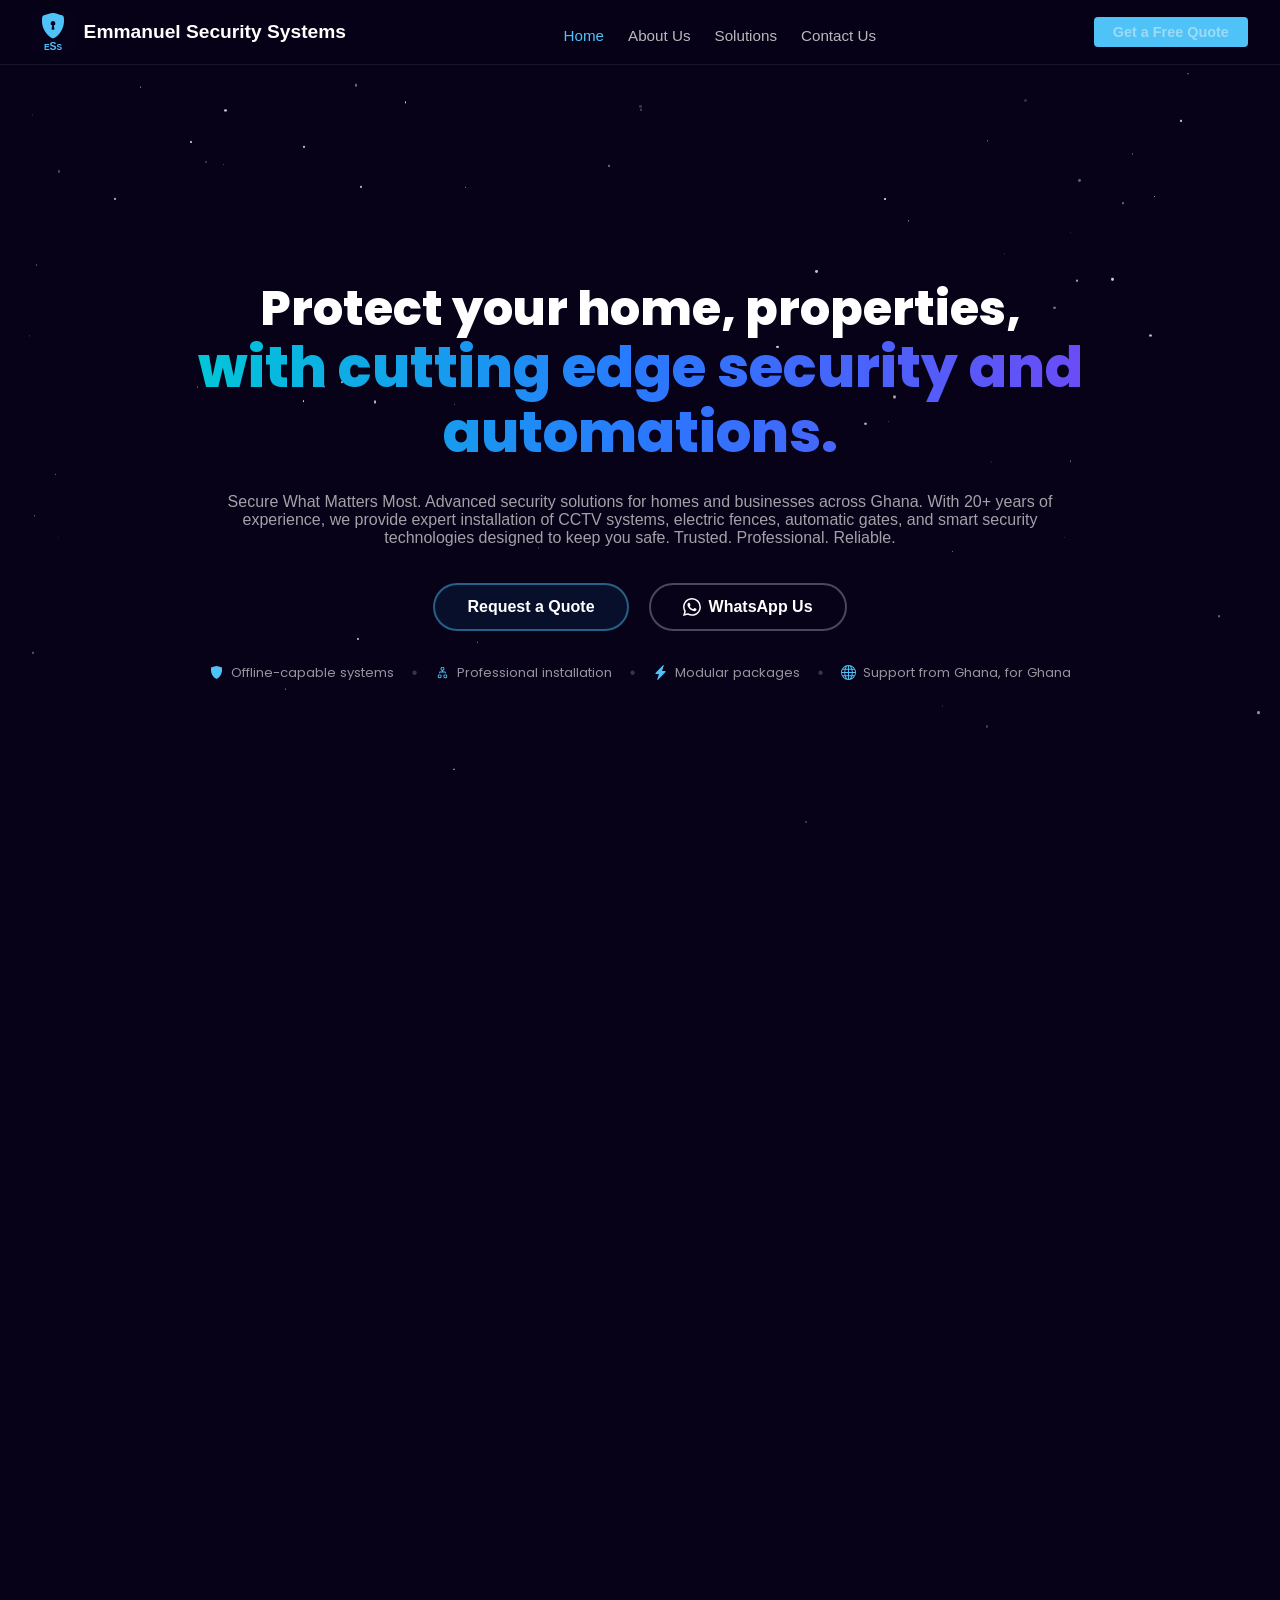
<file: index.html>
<!DOCTYPE html>
<html lang="en">
<head>
    <meta charset="UTF-8">
    <meta http-equiv="refresh" content="0; url=html/index.html">
    <link rel="canonical" href="html/index.html">
</head>
<body></body>
</html>
</file>
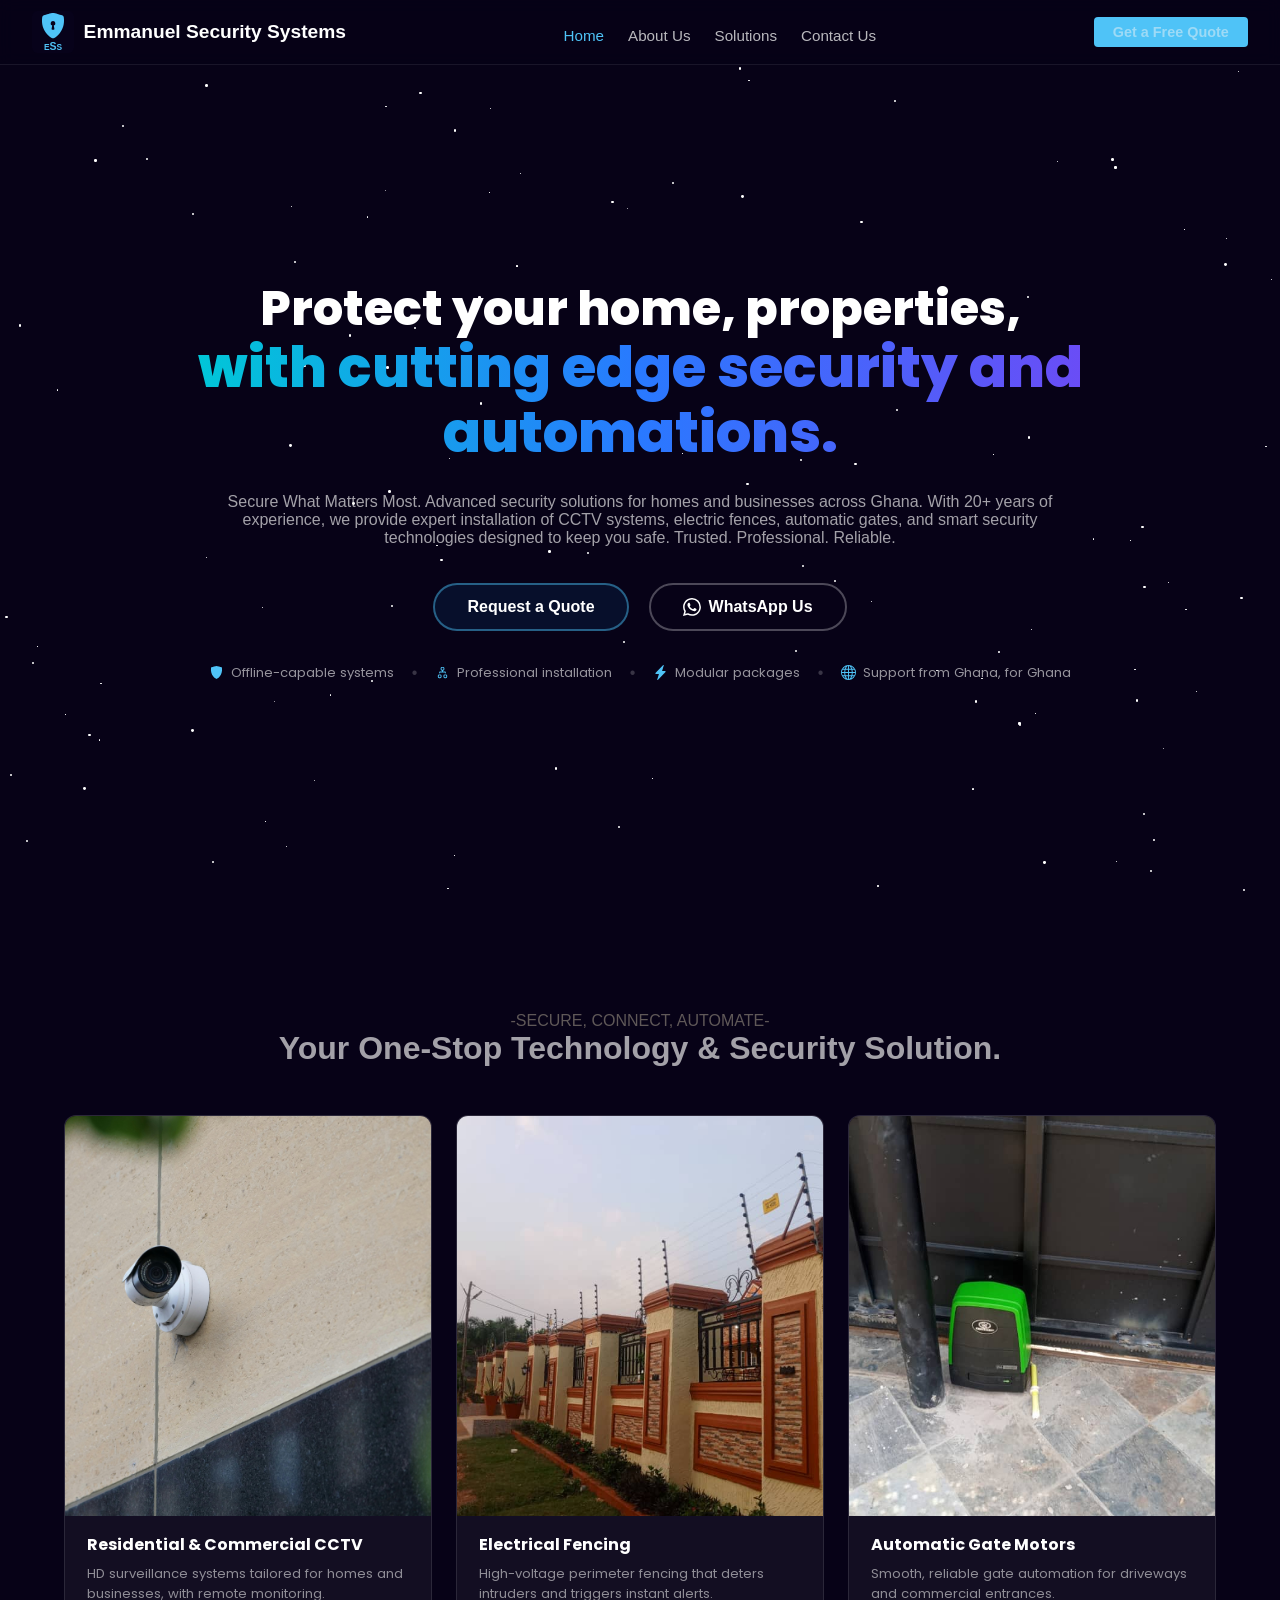
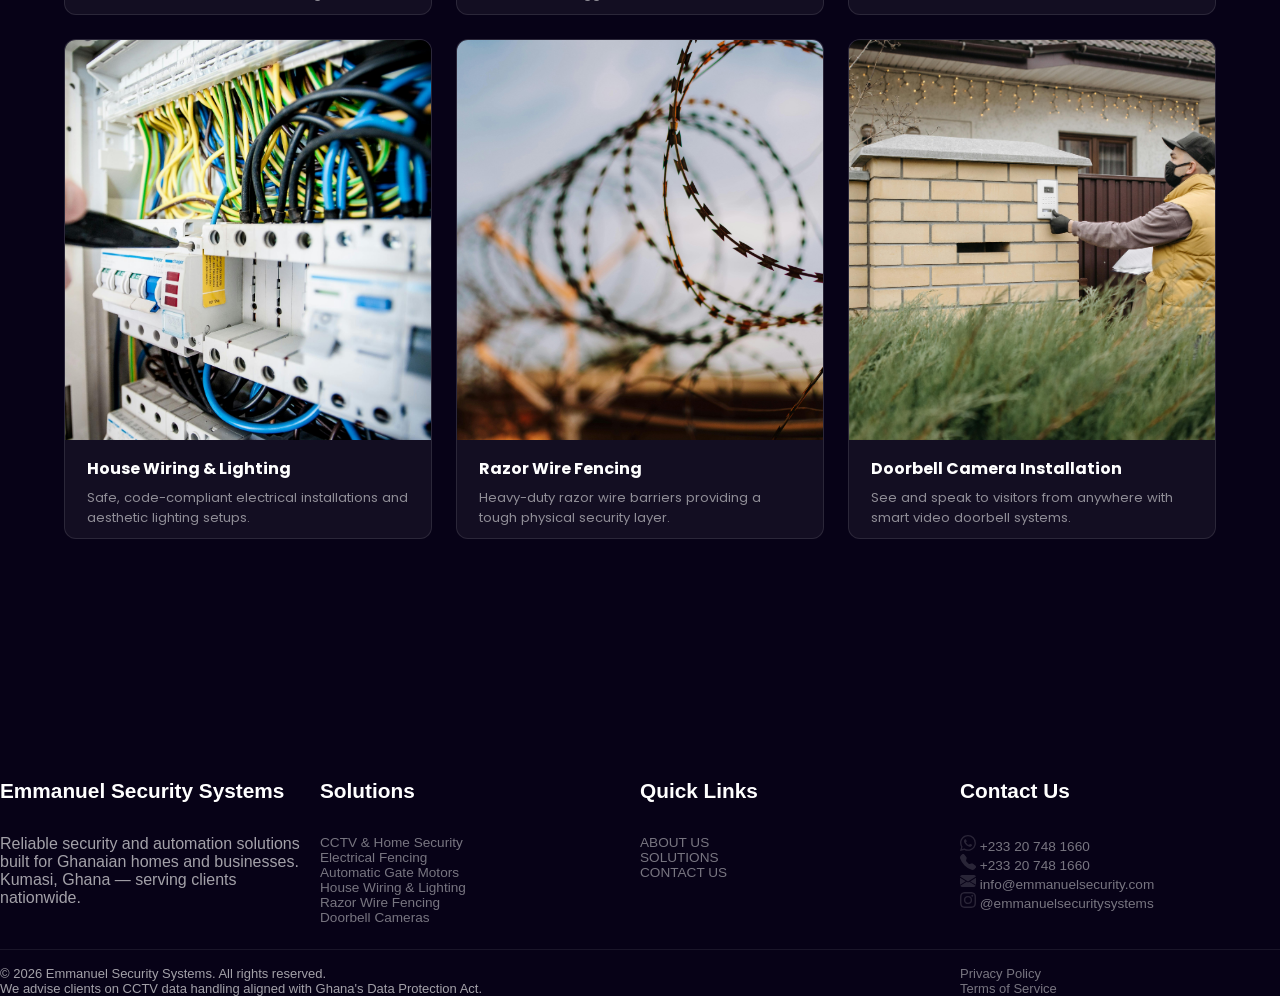
<file: html/index.html>
<!DOCTYPE html>
<html lang="en">
<head>
    <meta charset="UTF-8">
    <meta name="viewport" content="width=device-width, initial-scale=1.0">
    <meta name="description" content="Emmanuel Security Systems delivers smart security services including CCTV, gate motors, electric fencing, and more across Ghana.">
    <meta property="og:type" content="website">
    <meta property="og:title" content="Emmanuel Security Systems">
    <meta property="og:description" content="Emmanuel Security Systems delivers smart security services including CCTV, gate motors, electric fencing, and more across Ghana.">
    <meta property="og:image" content="https://emmanuelsecuritysystems.com/assets/camera/camera.jpg">
    <meta property="og:url" content="https://emmanuelsecuritysystems.com/html/index.html">
    <title>Emmanuel Security Systems</title>
    <link rel="icon" type="image/svg+xml" href="../assets/favicon.svg">
    <link rel="preconnect" href="https://fonts.googleapis.com">
    <link rel="preconnect" href="https://fonts.gstatic.com" crossorigin>
    <link href="https://fonts.googleapis.com/css2?family=Poppins:wght@400;600;800&display=swap" rel="stylesheet">
    <link rel="stylesheet" href="../css/homepage.css" />
</head>
<body>

    <!-- ========== HEADER / NAV ========== -->
    <header class="site-header">
        <div class="header-inner">
            <a href="index.html" class="site-brand">
                <img src="../assets/favicon.svg" class="site-logo" alt="ESS">
                <h1 class="site-title">Emmanuel Security Systems</h1>
            </a>
            <nav class="main-nav" aria-label="Main navigation">
                <ul>
                    <li><a href="index.html" class="active">Home</a></li>
                    <li><a href="about-us.html">About Us</a></li>
                    <li><a href="service-details.html">Solutions</a></li>
                    <li><a href="contact-us.html">Contact Us</a></li>
                </ul>
            </nav>
            <a href="about-us.html#quote-form" class="btn-quote">Get a Free Quote</a>
            <button class="hamburger" aria-label="Open menu" aria-expanded="false">
                <span></span>
                <span></span>
                <span></span>
            </button>
        </div>
    </header>

    <!-- ========== MAIN CONTENT ========== -->
    <main>

        <!-- Hero Section -->
        <section class="hero">
            <div id="stars-container"></div>
            <h2 class="hero-heading">
                <p id="protect-your-home">Protect your home, properties, </p>
                <p id="with-cutting-edge">with cutting edge security and automations.</p>
            </h2>
            <p class="hero-body">
                Secure What Matters Most.
                Advanced security solutions for homes and businesses across Ghana. With 20+ years of experience, we provide expert installation of CCTV systems,
                electric fences, automatic gates, and smart security technologies designed to keep you safe.
                Trusted. Professional. Reliable.
            </p>

            <!-- CTA buttons -->
            <div class="hero-ctas">
                <a href="about-us.html#quote-form" class="hero-btn hero-btn-primary">Request a Quote</a>
                <a href="https://wa.me/233207481660" class="hero-btn hero-btn-outline" target="_blank" rel="noopener">
                    <svg xmlns="http://www.w3.org/2000/svg" width="18" height="18" fill="currentColor" viewBox="0 0 16 16">
                        <path d="M13.601 2.326A7.85 7.85 0 0 0 7.994 0C3.627 0 .068 3.558.064 7.926c0 1.399.366 2.76 1.057 3.965L0 16l4.204-1.102a7.9 7.9 0 0 0 3.79.965h.004c4.368 0 7.926-3.558 7.93-7.93A7.9 7.9 0 0 0 13.6 2.326zM7.994 14.521a6.6 6.6 0 0 1-3.356-.92l-.24-.144-2.494.654.666-2.433-.156-.251a6.56 6.56 0 0 1-1.007-3.505c0-3.626 2.957-6.584 6.591-6.584a6.56 6.56 0 0 1 4.66 1.931 6.56 6.56 0 0 1 1.928 4.66c-.004 3.639-2.961 6.592-6.592 6.592m3.615-4.934c-.197-.099-1.17-.578-1.353-.646-.182-.065-.315-.099-.445.099-.133.197-.513.646-.627.775-.114.133-.232.148-.43.05-.197-.1-.836-.308-1.592-.985-.59-.525-.985-1.175-1.103-1.372-.114-.198-.011-.304.088-.403.087-.088.197-.232.296-.346.1-.114.133-.198.198-.33.065-.134.034-.248-.015-.347-.05-.099-.445-1.076-.612-1.47-.16-.389-.323-.335-.445-.34-.114-.007-.247-.007-.38-.007a.73.73 0 0 0-.529.247c-.182.198-.691.677-.691 1.654s.71 1.916.81 2.049c.098.133 1.394 2.132 3.383 2.992.47.205.84.326 1.129.418.475.152.904.129 1.246.08.38-.058 1.171-.48 1.338-.943.164-.464.164-.86.114-.943-.049-.084-.182-.133-.38-.232"/>
                    </svg>
                    WhatsApp Us
                </a>
            </div>

            <!-- Trust badges -->
            <div class="hero-badges">
                <span class="hero-badge">
                    <svg xmlns="http://www.w3.org/2000/svg" width="15" height="15" fill="currentColor" viewBox="0 0 16 16"><path d="M5.338 1.59a61 61 0 0 0-2.837.856.48.48 0 0 0-.328.39c-.554 4.157.726 7.19 2.253 9.188a10.7 10.7 0 0 0 2.287 2.233c.346.244.652.42.893.533.12.057.218.095.293.118a.55.55 0 0 0 .101.025.615.615 0 0 0 .1-.025c.076-.023.174-.061.294-.118.24-.113.547-.29.893-.533a10.7 10.7 0 0 0 2.287-2.233c1.527-1.997 2.807-5.031 2.253-9.188a.48.48 0 0 0-.328-.39c-.651-.213-1.75-.56-2.837-.855C9.552 1.29 8.531 1.067 8 1.067c-.53 0-1.552.223-2.662.524z"/></svg>
                    Offline-capable systems
                </span>
                <span class="badge-sep">•</span>
                <span class="hero-badge">
                    <svg xmlns="http://www.w3.org/2000/svg" width="15" height="15" fill="currentColor" viewBox="0 0 16 16"><path d="M6 3.5A1.5 1.5 0 0 1 7.5 2h1A1.5 1.5 0 0 1 10 3.5v1A1.5 1.5 0 0 1 8.5 6v1H11a.5.5 0 0 1 .5.5v1a.5.5 0 0 1-1 0V8h-5v.5a.5.5 0 0 1-1 0v-1A.5.5 0 0 1 5 7h2.5V6A1.5 1.5 0 0 1 6 4.5zM8.5 5a.5.5 0 0 0 .5-.5v-1a.5.5 0 0 0-.5-.5h-1a.5.5 0 0 0-.5.5v1a.5.5 0 0 0 .5.5zM3 11.5A1.5 1.5 0 0 1 4.5 10h1A1.5 1.5 0 0 1 7 11.5v1A1.5 1.5 0 0 1 5.5 14h-1A1.5 1.5 0 0 1 3 12.5zm1.5-.5a.5.5 0 0 0-.5.5v1a.5.5 0 0 0 .5.5h1a.5.5 0 0 0 .5-.5v-1a.5.5 0 0 0-.5-.5zm4.5.5A1.5 1.5 0 0 1 10.5 10h1a1.5 1.5 0 0 1 1.5 1.5v1A1.5 1.5 0 0 1 11.5 14h-1A1.5 1.5 0 0 1 9 12.5zm1.5-.5a.5.5 0 0 0-.5.5v1a.5.5 0 0 0 .5.5h1a.5.5 0 0 0 .5-.5v-1a.5.5 0 0 0-.5-.5z"/></svg>
                    Professional installation
                </span>
                <span class="badge-sep">•</span>
                <span class="hero-badge">
                    <svg xmlns="http://www.w3.org/2000/svg" width="15" height="15" fill="currentColor" viewBox="0 0 16 16"><path d="M11.251.068a.5.5 0 0 1 .227.58L9.677 6.5H13a.5.5 0 0 1 .364.843l-8 8.5a.5.5 0 0 1-.842-.49L6.323 9.5H3a.5.5 0 0 1-.364-.843l8-8.5a.5.5 0 0 1 .615-.09z"/></svg>
                    Modular packages
                </span>
                <span class="badge-sep">•</span>
                <span class="hero-badge">
                    <svg xmlns="http://www.w3.org/2000/svg" width="15" height="15" fill="currentColor" viewBox="0 0 16 16"><path d="M0 8a8 8 0 1 1 16 0A8 8 0 0 1 0 8zm7.5-6.923c-.67.204-1.335.82-1.887 1.855A7.97 7.97 0 0 0 5.145 4H7.5zM4.09 4a9.267 9.267 0 0 1 .64-1.539 6.7 6.7 0 0 1 .597-.933A7.025 7.025 0 0 0 2.255 4zm-.582 3.5c.03-.877.138-1.718.312-2.5H1.674a6.958 6.958 0 0 0-.656 2.5zM4.847 5a12.5 12.5 0 0 0-.338 2.5H7.5V5zM8.5 5v2.5h2.99a12.495 12.495 0 0 0-.337-2.5zM4.51 8.5a12.5 12.5 0 0 0 .337 2.5H7.5V8.5zM8.5 8.5V11h2.653c.187-.765.306-1.608.338-2.5zM5.145 12c.138.386.295.744.468 1.068.552 1.035 1.218 1.65 1.887 1.855V12zm.182 2.472a6.696 6.696 0 0 1-.597-.933A9.268 9.268 0 0 1 4.09 12H2.255a7.024 7.024 0 0 0 3.072 2.472zM3.82 11a13.652 13.652 0 0 1-.312-2.5h-2.49c.062.89.291 1.733.656 2.5zm6.853 3.472A7.024 7.024 0 0 0 13.745 12H11.91a9.27 9.27 0 0 1-.64 1.539 6.688 6.688 0 0 1-.597.933zM8.5 12v2.923c.67-.204 1.335-.82 1.887-1.855.173-.324.33-.682.468-1.068zm3.68-1h2.146c.365-.767.594-1.61.656-2.5h-2.49a13.65 13.65 0 0 1-.312 2.5zm2.802-3.5a6.959 6.959 0 0 0-.656-2.5H12.18c.174.782.282 1.623.312 2.5zM11.27 2.461c.247.464.462.98.64 1.539h1.835a7.024 7.024 0 0 0-3.072-2.472c.218.284.418.598.597.933zM10.855 4a7.966 7.966 0 0 0-.468-1.068C9.835 1.897 9.17 1.282 8.5 1.077V4z"/></svg>
                    Support from Ghana, for Ghana
                </span>
            </div>

        </section>

        <!-- Solutions Summary Section -->
        <section class="solutions-summary">
            <h2 class="section-title">-SECURE, CONNECT, AUTOMATE-</h2>
            <h3 class="section-title2">Your One-Stop Technology & Security Solution.</h3>
            <div class="solutions-grid">

                <a href="service-details.html#cctv" class="solution-card">
                    <div class="solution-img-wrap">
                        <img src="../assets/camera/camera.jpg" alt="CCTV camera" class="solution-img">
                    </div>
                    <div class="solution-info">
                        <h3 class="solution-heading">Residential & Commercial CCTV</h3>
                        <p class="solution-desc">HD surveillance systems tailored for homes and businesses, with remote monitoring.</p>
                    </div>
                </a>

                <a href="service-details.html#electric-fence" class="solution-card">
                    <div class="solution-img-wrap">
                        <img src="../assets/electric_fence/electrical-fence.jpeg" alt="Electrical Fence" class="solution-img">
                    </div>
                    <div class="solution-info">
                        <h3 class="solution-heading">Electrical Fencing</h3>
                        <p class="solution-desc">High-voltage perimeter fencing that deters intruders and triggers instant alerts.</p>
                    </div>
                </a>

                <a href="service-details.html#gate-motor" class="solution-card">
                    <div class="solution-img-wrap">
                        <img src="../assets/Gate/Gate.jpeg" alt="Gate Motor" class="solution-img">
                    </div>
                    <div class="solution-info">
                        <h3 class="solution-heading">Automatic Gate Motors</h3>
                        <p class="solution-desc">Smooth, reliable gate automation for driveways and commercial entrances.</p>
                    </div>
                </a>

                <a href="service-details.html#wiring" class="solution-card">
                    <div class="solution-img-wrap">
                        <img src="../assets/house_wiring/house_wiring.jpg" alt="House wiring" class="solution-img">
                    </div>
                    <div class="solution-info">
                        <h3 class="solution-heading">House Wiring & Lighting</h3>
                        <p class="solution-desc">Safe, code-compliant electrical installations and aesthetic lighting setups.</p>
                    </div>
                </a>

                <a href="service-details.html#razor-wire" class="solution-card">
                    <div class="solution-img-wrap">
                        <img src="../assets/razor_fence/razor_fence.jpg" alt="Razor Wiring" class="solution-img">
                    </div>
                    <div class="solution-info">
                        <h3 class="solution-heading">Razor Wire Fencing</h3>
                        <p class="solution-desc">Heavy-duty razor wire barriers providing a tough physical security layer.</p>
                    </div>
                </a>

                <a href="service-details.html#doorbell" class="solution-card">
                    <div class="solution-img-wrap">
                        <img src="../assets/Doorbell/door_camera_with_man.jpg" alt="Doorbell camera" class="solution-img">
                    </div>
                    <div class="solution-info">
                        <h3 class="solution-heading">Doorbell Camera Installation</h3>
                        <p class="solution-desc">See and speak to visitors from anywhere with smart video doorbell systems.</p>
                    </div>
                </a>

            </div>
        </section>

    </main>

    <!-- ========== FOOTER ========== -->
    <footer class="site-footer">
        <div class="footer-top">

            <div class="footer-brand">
                <h2 class="footer-logo footer-col-headings">Emmanuel Security Systems</h2>
                <p>Reliable security and automation solutions built for Ghanaian homes and businesses.</p>
                <p>Kumasi, Ghana &mdash; serving clients nationwide.</p>
            </div>

            <div class="footer-col">
                <h3 class="footer-col-headings">Solutions</h3>
                <ul>
                    <li><a href="service-details.html#cctv">CCTV & Home Security</a></li>
                    <li><a href="service-details.html#electric-fence">Electrical Fencing</a></li>
                    <li><a href="service-details.html#gate-motor">Automatic Gate Motors</a></li>
                    <li><a href="service-details.html#wiring">House Wiring & Lighting</a></li>
                    <li><a href="service-details.html#razor-wire">Razor Wire Fencing</a></li>
                    <li><a href="service-details.html#doorbell">Doorbell Cameras</a></li>
                </ul>
            </div>

            <div class="footer-col">
                <h3 class="footer-col-headings">Quick Links</h3>
                <ul>
                    <li><a href="about-us.html">ABOUT US</a></li>
                    <li><a href="service-details.html">SOLUTIONS</a></li>
                    <li><a href="contact-us.html">CONTACT US</a></li>
                </ul>
            </div>

            <div class="footer-col footer-contact">
                <h3 class="footer-col-headings">Contact Us</h3>
                <ul>
                    <li>
                        <svg xmlns="http://www.w3.org/2000/svg" width="16" height="16" fill="currentColor" class="contact-icon bi bi-whatsapp" viewBox="0 0 16 16">
                            <path d="M13.601 2.326A7.85 7.85 0 0 0 7.994 0C3.627 0 .068 3.558.064 7.926c0 1.399.366 2.76 1.057 3.965L0 16l4.204-1.102a7.9 7.9 0 0 0 3.79.965h.004c4.368 0 7.926-3.558 7.93-7.93A7.9 7.9 0 0 0 13.6 2.326zM7.994 14.521a6.6 6.6 0 0 1-3.356-.92l-.24-.144-2.494.654.666-2.433-.156-.251a6.56 6.56 0 0 1-1.007-3.505c0-3.626 2.957-6.584 6.591-6.584a6.56 6.56 0 0 1 4.66 1.931 6.56 6.56 0 0 1 1.928 4.66c-.004 3.639-2.961 6.592-6.592 6.592m3.615-4.934c-.197-.099-1.17-.578-1.353-.646-.182-.065-.315-.099-.445.099-.133.197-.513.646-.627.775-.114.133-.232.148-.43.05-.197-.1-.836-.308-1.592-.985-.59-.525-.985-1.175-1.103-1.372-.114-.198-.011-.304.088-.403.087-.088.197-.232.296-.346.1-.114.133-.198.198-.33.065-.134.034-.248-.015-.347-.05-.099-.445-1.076-.612-1.47-.16-.389-.323-.335-.445-.34-.114-.007-.247-.007-.38-.007a.73.73 0 0 0-.529.247c-.182.198-.691.677-.691 1.654s.71 1.916.81 2.049c.098.133 1.394 2.132 3.383 2.992.47.205.84.326 1.129.418.475.152.904.129 1.246.08.38-.058 1.171-.48 1.338-.943.164-.464.164-.86.114-.943-.049-.084-.182-.133-.38-.232"/>
                        </svg>
                        <a href="https://wa.me/233207481660">+233 20 748 1660</a>
                    </li>
                    <li>
                        <svg xmlns="http://www.w3.org/2000/svg" width="16" height="16" fill="currentColor" class="contact-icon bi bi-telephone-fill" viewBox="0 0 16 16">
                            <path fill-rule="evenodd" d="M1.885.511a1.745 1.745 0 0 1 2.61.163L6.29 2.98c.329.423.445.974.315 1.494l-.547 2.19a.68.68 0 0 0 .178.643l2.457 2.457a.68.68 0 0 0 .644.178l2.189-.547a1.75 1.75 0 0 1 1.494.315l2.306 1.794c.829.645.905 1.87.163 2.611l-1.034 1.034c-.74.74-1.846 1.065-2.877.702a18.6 18.6 0 0 1-7.01-4.42 18.6 18.6 0 0 1-4.42-7.009c-.362-1.03-.037-2.137.703-2.877z"/>
                        </svg>
                        <a href="tel:+233207481660">+233 20 748 1660</a>
                    </li>
                    <li>
                        <svg xmlns="http://www.w3.org/2000/svg" width="16" height="16" fill="currentColor" class="contact-icon bi bi-envelope-fill" viewBox="0 0 16 16">
                            <path d="M.05 3.555A2 2 0 0 1 2 2h12a2 2 0 0 1 1.95 1.555L8 8.414zM0 4.697v7.104l5.803-3.558zM6.761 8.83l-6.57 4.027A2 2 0 0 0 2 14h12a2 2 0 0 0 1.808-1.144l-6.57-4.027L8 9.586zm3.436-.311L16 11.801V4.697z"/>
                        </svg>
                        <a href="mailto:info@emmanuelsecurity.com">info@emmanuelsecurity.com</a>
                    </li>
                    <li>
                        <svg xmlns="http://www.w3.org/2000/svg" width="16" height="16" fill="currentColor" class="contact-icon bi bi-instagram" viewBox="0 0 16 16">
                            <path d="M8 0C5.829 0 5.556.01 4.703.048 3.85.088 3.269.222 2.76.42a3.9 3.9 0 0 0-1.417.923A3.9 3.9 0 0 0 .42 2.76C.222 3.268.087 3.85.048 4.7.01 5.555 0 5.827 0 8.001c0 2.172.01 2.444.048 3.297.04.852.174 1.433.372 1.942.205.526.478.972.923 1.417.444.445.89.719 1.416.923.51.198 1.09.333 1.942.372C5.555 15.99 5.827 16 8 16s2.444-.01 3.298-.048c.851-.04 1.434-.174 1.943-.372a3.9 3.9 0 0 0 1.416-.923c.445-.445.718-.891.923-1.417.197-.509.332-1.09.372-1.942C15.99 10.445 16 10.173 16 8s-.01-2.445-.048-3.299c-.04-.851-.175-1.433-.372-1.941a3.9 3.9 0 0 0-.923-1.417A3.9 3.9 0 0 0 13.24.42c-.51-.198-1.092-.333-1.943-.372C10.443.01 10.172 0 7.998 0zm-.717 1.442h.718c2.136 0 2.389.007 3.232.046.78.035 1.204.166 1.486.275.373.145.64.319.92.599s.453.546.598.92c.11.281.24.705.275 1.485.039.843.047 1.096.047 3.231s-.008 2.389-.047 3.232c-.035.78-.166 1.203-.275 1.485a2.5 2.5 0 0 1-.599.919c-.28.28-.546.453-.92.598-.28.11-.704.24-1.485.276-.843.038-1.096.047-3.232.047s-2.39-.009-3.233-.047c-.78-.036-1.203-.166-1.485-.276a2.5 2.5 0 0 1-.92-.598 2.5 2.5 0 0 1-.6-.92c-.109-.281-.24-.705-.275-1.485-.038-.843-.046-1.096-.046-3.233s.008-2.388.046-3.231c.036-.78.166-1.204.276-1.486.145-.373.319-.64.599-.92s.546-.453.92-.598c.282-.11.705-.24 1.485-.276.738-.034 1.024-.044 2.515-.045zm4.988 1.328a.96.96 0 1 0 0 1.92.96.96 0 0 0 0-1.92m-4.27 1.122a4.109 4.109 0 1 0 0 8.217 4.109 4.109 0 0 0 0-8.217m0 1.441a2.667 2.667 0 1 1 0 5.334 2.667 2.667 0 0 1 0-5.334"/>
                        </svg>
                        <a href="https://instagram.com/dawsonkwasi">@emmanuelsecuritysystems</a>
                    </li>
                </ul>
            </div>

        </div>

        <div class="footer-bottom">
            <div class="footer-bottom-left">
                <p>&copy; 2026 Emmanuel Security Systems. All rights reserved.</p>
                <p class="footer-note">We advise clients on CCTV data handling aligned with Ghana's Data Protection Act.</p>
            </div>
            <div class="footer-bottom-right">
                <div class="footer-legal">
                    <p><a href="privacy-policy.html">Privacy Policy</a></p>
                    <p><a href="terms-of-service.html">Terms of Service</a></p>
                </div>
            </div>
        </div>

    </footer>

    <script src="../js/nav.js"></script>
    <script src="../js/stars.js"></script>
    <script>
        const scrollObserver = new IntersectionObserver((entries) => {
            entries.forEach(entry => {
                if (entry.isIntersecting) {
                    entry.target.classList.add('visible');
                    scrollObserver.unobserve(entry.target);
                }
            });
        }, { threshold: 0.1 });

        document.querySelectorAll('.section-title, .section-title2').forEach(el => {
            scrollObserver.observe(el);
        });

        document.querySelectorAll('.solution-card').forEach((card, i) => {
            card.style.transitionDelay = `${i * 0.08}s`;
            card.addEventListener('transitionend', () => {
                card.style.transitionDelay = '0s';
            }, { once: true });
            scrollObserver.observe(card);
        });
    </script>
</body>
</html>
</file>
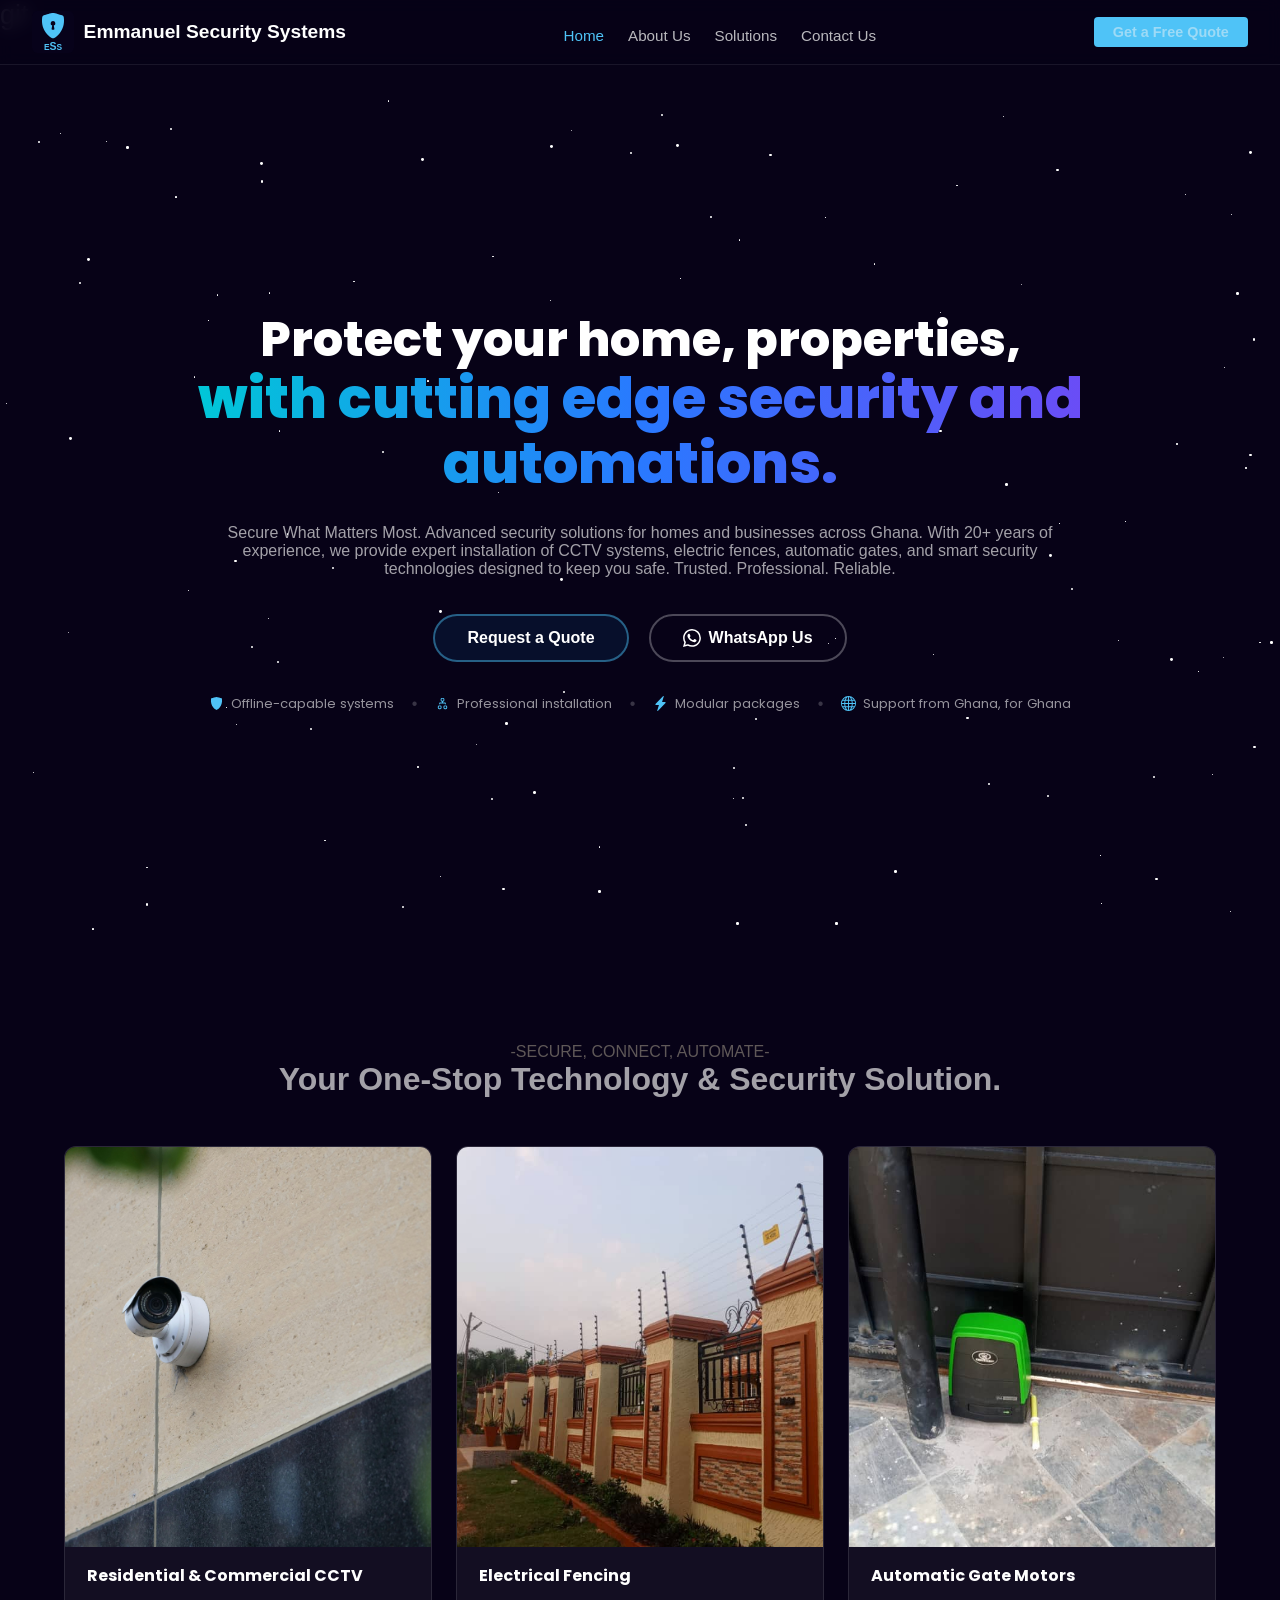
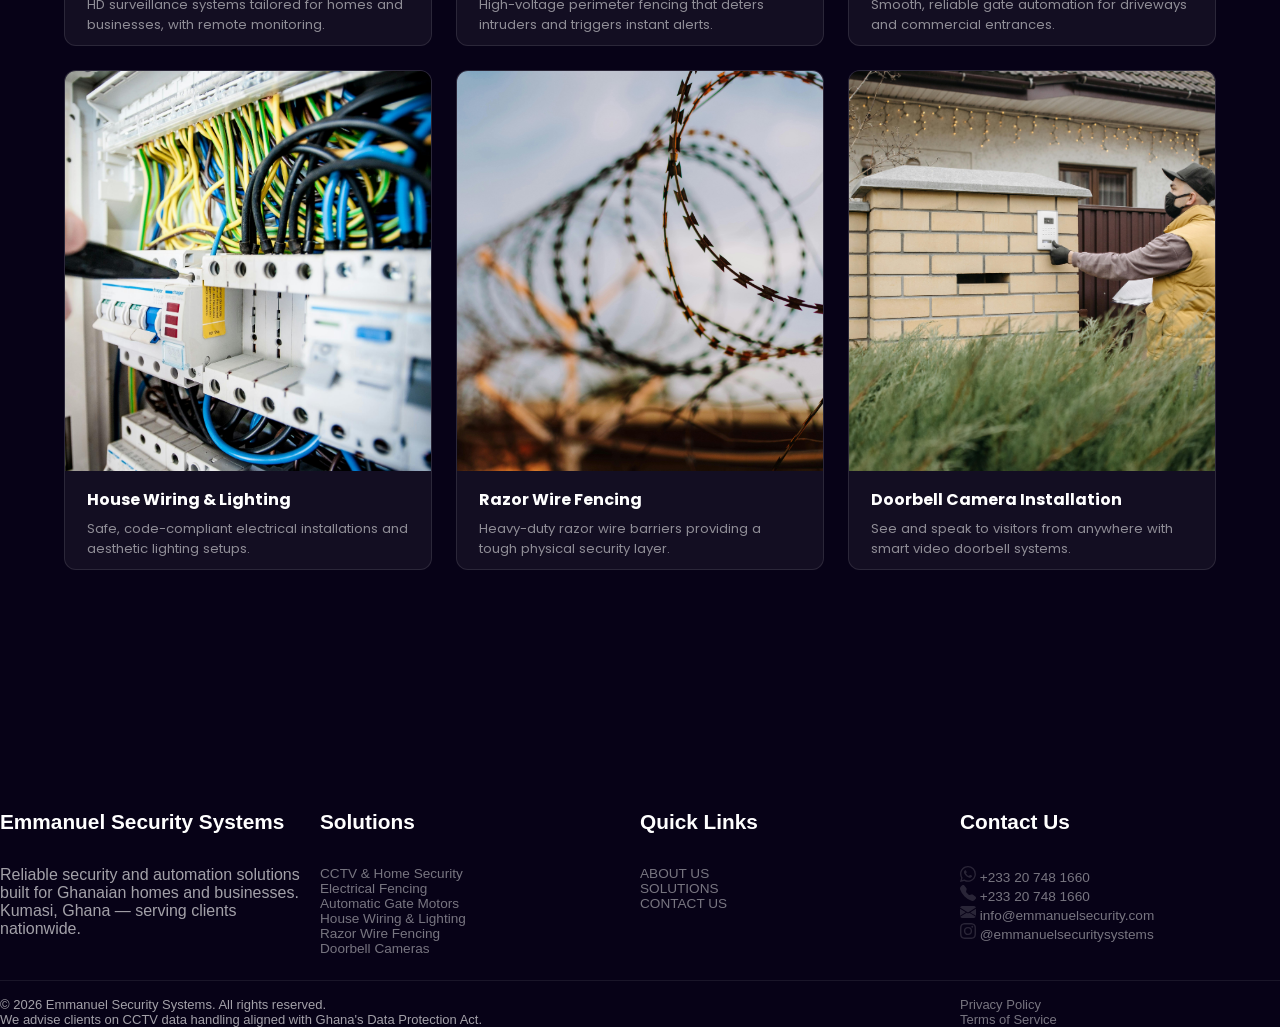
<file: frontend/html/index.html>
<!DOCTYPE html>
<html lang="en">
<head>
    <meta charset="UTF-8">
    <meta name="viewport" content="width=device-width, initial-scale=1.0">
    <meta name="description" content="Emmanuel Security Systems delivers smart security services including CCTV, gate motors, electric fencing, and more across Ghana.">
    <meta property="og:type" content="website">
    <meta property="og:title" content="Emmanuel Security Systems">
    <meta property="og:description" content="Emmanuel Security Systems delivers smart security services including CCTV, gate motors, electric fencing, and more across Ghana.">
    <meta property="og:image" content="https://emmanuelsecuritysystems.com/assets/camera/camera.jpg">
    <meta property="og:url" content="https://emmanuelsecuritysystems.com/pages/homepage.html">
    <title>Emmanuel Security Systems</title>
    <link rel="icon" type="image/svg+xml" href="../assets/favicon.svg">
    <link rel="preconnect" href="https://fonts.googleapis.com">
    <link rel="preconnect" href="https://fonts.gstatic.com" crossorigin>
    <link href="https://fonts.googleapis.com/css2?family=Poppins:wght@400;600;800&display=swap" rel="stylesheet">
    <link rel="stylesheet" href="../css/homepage.css" />
</head>
<body>git 

    <!-- ========== HEADER / NAV ========== -->
    <header class="site-header">
        <div class="header-inner">
            <div class="site-brand">
                <img src="../assets/favicon.svg" class="site-logo" alt="ESS">
                <h1 class="site-title">Emmanuel Security Systems</h1>
            </div>
            <nav class="main-nav" aria-label="Main navigation">
                <ul>
                    <li><a href="homepage.html" class="active">Home</a></li>
                    <li><a href="about-us.html">About Us</a></li>
                    <li><a href="service-details.html">Solutions</a></li>
                    <li><a href="contact-us.html">Contact Us</a></li>
                </ul>
            </nav>
            <a href="about-us.html#quote-form" class="btn-quote">Get a Free Quote</a>
            <button class="hamburger" aria-label="Open menu" aria-expanded="false">
                <span></span>
                <span></span>
                <span></span>
            </button>
        </div>
    </header>

    <!-- ========== MAIN CONTENT ========== -->
    <main>

        <!-- Hero Section -->
        <section class="hero">
            <div id="stars-container"></div>
            <h2 class="hero-heading">
                <p id="protect-your-home">Protect your home, properties, </p>
                <p id="with-cutting-edge">with cutting edge security and automations.</p>
            </h2>
            <p class="hero-body">
                Secure What Matters Most.
                Advanced security solutions for homes and businesses across Ghana. With 20+ years of experience, we provide expert installation of CCTV systems,
                electric fences, automatic gates, and smart security technologies designed to keep you safe.
                Trusted. Professional. Reliable.
            </p>

            <!-- CTA buttons -->
            <div class="hero-ctas">
                <a href="about-us.html#quote-form" class="hero-btn hero-btn-primary">Request a Quote</a>
                <a href="https://wa.me/233207481660" class="hero-btn hero-btn-outline" target="_blank" rel="noopener">
                    <svg xmlns="http://www.w3.org/2000/svg" width="18" height="18" fill="currentColor" viewBox="0 0 16 16">
                        <path d="M13.601 2.326A7.85 7.85 0 0 0 7.994 0C3.627 0 .068 3.558.064 7.926c0 1.399.366 2.76 1.057 3.965L0 16l4.204-1.102a7.9 7.9 0 0 0 3.79.965h.004c4.368 0 7.926-3.558 7.93-7.93A7.9 7.9 0 0 0 13.6 2.326zM7.994 14.521a6.6 6.6 0 0 1-3.356-.92l-.24-.144-2.494.654.666-2.433-.156-.251a6.56 6.56 0 0 1-1.007-3.505c0-3.626 2.957-6.584 6.591-6.584a6.56 6.56 0 0 1 4.66 1.931 6.56 6.56 0 0 1 1.928 4.66c-.004 3.639-2.961 6.592-6.592 6.592m3.615-4.934c-.197-.099-1.17-.578-1.353-.646-.182-.065-.315-.099-.445.099-.133.197-.513.646-.627.775-.114.133-.232.148-.43.05-.197-.1-.836-.308-1.592-.985-.59-.525-.985-1.175-1.103-1.372-.114-.198-.011-.304.088-.403.087-.088.197-.232.296-.346.1-.114.133-.198.198-.33.065-.134.034-.248-.015-.347-.05-.099-.445-1.076-.612-1.47-.16-.389-.323-.335-.445-.34-.114-.007-.247-.007-.38-.007a.73.73 0 0 0-.529.247c-.182.198-.691.677-.691 1.654s.71 1.916.81 2.049c.098.133 1.394 2.132 3.383 2.992.47.205.84.326 1.129.418.475.152.904.129 1.246.08.38-.058 1.171-.48 1.338-.943.164-.464.164-.86.114-.943-.049-.084-.182-.133-.38-.232"/>
                    </svg>
                    WhatsApp Us
                </a>
            </div>

            <!-- Trust badges -->
            <div class="hero-badges">
                <span class="hero-badge">
                    <svg xmlns="http://www.w3.org/2000/svg" width="15" height="15" fill="currentColor" viewBox="0 0 16 16"><path d="M5.338 1.59a61 61 0 0 0-2.837.856.48.48 0 0 0-.328.39c-.554 4.157.726 7.19 2.253 9.188a10.7 10.7 0 0 0 2.287 2.233c.346.244.652.42.893.533.12.057.218.095.293.118a.55.55 0 0 0 .101.025.615.615 0 0 0 .1-.025c.076-.023.174-.061.294-.118.24-.113.547-.29.893-.533a10.7 10.7 0 0 0 2.287-2.233c1.527-1.997 2.807-5.031 2.253-9.188a.48.48 0 0 0-.328-.39c-.651-.213-1.75-.56-2.837-.855C9.552 1.29 8.531 1.067 8 1.067c-.53 0-1.552.223-2.662.524z"/></svg>
                    Offline-capable systems
                </span>
                <span class="badge-sep">•</span>
                <span class="hero-badge">
                    <svg xmlns="http://www.w3.org/2000/svg" width="15" height="15" fill="currentColor" viewBox="0 0 16 16"><path d="M6 3.5A1.5 1.5 0 0 1 7.5 2h1A1.5 1.5 0 0 1 10 3.5v1A1.5 1.5 0 0 1 8.5 6v1H11a.5.5 0 0 1 .5.5v1a.5.5 0 0 1-1 0V8h-5v.5a.5.5 0 0 1-1 0v-1A.5.5 0 0 1 5 7h2.5V6A1.5 1.5 0 0 1 6 4.5zM8.5 5a.5.5 0 0 0 .5-.5v-1a.5.5 0 0 0-.5-.5h-1a.5.5 0 0 0-.5.5v1a.5.5 0 0 0 .5.5zM3 11.5A1.5 1.5 0 0 1 4.5 10h1A1.5 1.5 0 0 1 7 11.5v1A1.5 1.5 0 0 1 5.5 14h-1A1.5 1.5 0 0 1 3 12.5zm1.5-.5a.5.5 0 0 0-.5.5v1a.5.5 0 0 0 .5.5h1a.5.5 0 0 0 .5-.5v-1a.5.5 0 0 0-.5-.5zm4.5.5A1.5 1.5 0 0 1 10.5 10h1a1.5 1.5 0 0 1 1.5 1.5v1A1.5 1.5 0 0 1 11.5 14h-1A1.5 1.5 0 0 1 9 12.5zm1.5-.5a.5.5 0 0 0-.5.5v1a.5.5 0 0 0 .5.5h1a.5.5 0 0 0 .5-.5v-1a.5.5 0 0 0-.5-.5z"/></svg>
                    Professional installation
                </span>
                <span class="badge-sep">•</span>
                <span class="hero-badge">
                    <svg xmlns="http://www.w3.org/2000/svg" width="15" height="15" fill="currentColor" viewBox="0 0 16 16"><path d="M11.251.068a.5.5 0 0 1 .227.58L9.677 6.5H13a.5.5 0 0 1 .364.843l-8 8.5a.5.5 0 0 1-.842-.49L6.323 9.5H3a.5.5 0 0 1-.364-.843l8-8.5a.5.5 0 0 1 .615-.09z"/></svg>
                    Modular packages
                </span>
                <span class="badge-sep">•</span>
                <span class="hero-badge">
                    <svg xmlns="http://www.w3.org/2000/svg" width="15" height="15" fill="currentColor" viewBox="0 0 16 16"><path d="M0 8a8 8 0 1 1 16 0A8 8 0 0 1 0 8zm7.5-6.923c-.67.204-1.335.82-1.887 1.855A7.97 7.97 0 0 0 5.145 4H7.5zM4.09 4a9.267 9.267 0 0 1 .64-1.539 6.7 6.7 0 0 1 .597-.933A7.025 7.025 0 0 0 2.255 4zm-.582 3.5c.03-.877.138-1.718.312-2.5H1.674a6.958 6.958 0 0 0-.656 2.5zM4.847 5a12.5 12.5 0 0 0-.338 2.5H7.5V5zM8.5 5v2.5h2.99a12.495 12.495 0 0 0-.337-2.5zM4.51 8.5a12.5 12.5 0 0 0 .337 2.5H7.5V8.5zM8.5 8.5V11h2.653c.187-.765.306-1.608.338-2.5zM5.145 12c.138.386.295.744.468 1.068.552 1.035 1.218 1.65 1.887 1.855V12zm.182 2.472a6.696 6.696 0 0 1-.597-.933A9.268 9.268 0 0 1 4.09 12H2.255a7.024 7.024 0 0 0 3.072 2.472zM3.82 11a13.652 13.652 0 0 1-.312-2.5h-2.49c.062.89.291 1.733.656 2.5zm6.853 3.472A7.024 7.024 0 0 0 13.745 12H11.91a9.27 9.27 0 0 1-.64 1.539 6.688 6.688 0 0 1-.597.933zM8.5 12v2.923c.67-.204 1.335-.82 1.887-1.855.173-.324.33-.682.468-1.068zm3.68-1h2.146c.365-.767.594-1.61.656-2.5h-2.49a13.65 13.65 0 0 1-.312 2.5zm2.802-3.5a6.959 6.959 0 0 0-.656-2.5H12.18c.174.782.282 1.623.312 2.5zM11.27 2.461c.247.464.462.98.64 1.539h1.835a7.024 7.024 0 0 0-3.072-2.472c.218.284.418.598.597.933zM10.855 4a7.966 7.966 0 0 0-.468-1.068C9.835 1.897 9.17 1.282 8.5 1.077V4z"/></svg>
                    Support from Ghana, for Ghana
                </span>
            </div>

        </section>

        <!-- Solutions Summary Section -->
        <section class="solutions-summary">
            <h2 class="section-title">-SECURE, CONNECT, AUTOMATE-</h2>
            <h3 class="section-title2">Your One-Stop Technology & Security Solution.</h3>
            <div class="solutions-grid">

                <a href="service-details.html#cctv" class="solution-card">
                    <div class="solution-img-wrap">
                        <img src="../assets/camera/camera.jpg" alt="CCTV camera" class="solution-img">
                    </div>
                    <div class="solution-info">
                        <h3 class="solution-heading">Residential & Commercial CCTV</h3>
                        <p class="solution-desc">HD surveillance systems tailored for homes and businesses, with remote monitoring.</p>
                    </div>
                </a>

                <a href="service-details.html#electric-fence" class="solution-card">
                    <div class="solution-img-wrap">
                        <img src="../assets/electric_fence/electrical-fence.jpeg" alt="Electrical Fence" class="solution-img">
                    </div>
                    <div class="solution-info">
                        <h3 class="solution-heading">Electrical Fencing</h3>
                        <p class="solution-desc">High-voltage perimeter fencing that deters intruders and triggers instant alerts.</p>
                    </div>
                </a>

                <a href="service-details.html#gate-motor" class="solution-card">
                    <div class="solution-img-wrap">
                        <img src="../assets/Gate/Gate.jpeg" alt="Gate Motor" class="solution-img">
                    </div>
                    <div class="solution-info">
                        <h3 class="solution-heading">Automatic Gate Motors</h3>
                        <p class="solution-desc">Smooth, reliable gate automation for driveways and commercial entrances.</p>
                    </div>
                </a>

                <a href="service-details.html#wiring" class="solution-card">
                    <div class="solution-img-wrap">
                        <img src="../assets/house_wiring/house_wiring.jpg" alt="House wiring" class="solution-img">
                    </div>
                    <div class="solution-info">
                        <h3 class="solution-heading">House Wiring & Lighting</h3>
                        <p class="solution-desc">Safe, code-compliant electrical installations and aesthetic lighting setups.</p>
                    </div>
                </a>

                <a href="service-details.html#razor-wire" class="solution-card">
                    <div class="solution-img-wrap">
                        <img src="../assets/razor_fence/razor_fence.jpg" alt="Razor Wiring" class="solution-img">
                    </div>
                    <div class="solution-info">
                        <h3 class="solution-heading">Razor Wire Fencing</h3>
                        <p class="solution-desc">Heavy-duty razor wire barriers providing a tough physical security layer.</p>
                    </div>
                </a>

                <a href="service-details.html#doorbell" class="solution-card">
                    <div class="solution-img-wrap">
                        <img src="../assets/Doorbell/door_camera_with_man.jpg" alt="Doorbell camera" class="solution-img">
                    </div>
                    <div class="solution-info">
                        <h3 class="solution-heading">Doorbell Camera Installation</h3>
                        <p class="solution-desc">See and speak to visitors from anywhere with smart video doorbell systems.</p>
                    </div>
                </a>

            </div>
        </section>

    </main>

    <!-- ========== FOOTER ========== -->
    <footer class="site-footer">
        <div class="footer-top">

            <div class="footer-brand">
                <h2 class="footer-logo footer-col-headings">Emmanuel Security Systems</h2>
                <p>Reliable security and automation solutions built for Ghanaian homes and businesses.</p>
                <p>Kumasi, Ghana &mdash; serving clients nationwide.</p>
            </div>

            <div class="footer-col">
                <h3 class="footer-col-headings">Solutions</h3>
                <ul>
                    <li><a href="service-details.html#cctv">CCTV & Home Security</a></li>
                    <li><a href="service-details.html#electric-fence">Electrical Fencing</a></li>
                    <li><a href="service-details.html#gate-motor">Automatic Gate Motors</a></li>
                    <li><a href="service-details.html#wiring">House Wiring & Lighting</a></li>
                    <li><a href="service-details.html#razor-wire">Razor Wire Fencing</a></li>
                    <li><a href="service-details.html#doorbell">Doorbell Cameras</a></li>
                </ul>
            </div>

            <div class="footer-col">
                <h3 class="footer-col-headings">Quick Links</h3>
                <ul>
                    <li><a href="about-us.html">ABOUT US</a></li>
                    <li><a href="service-details.html">SOLUTIONS</a></li>
                    <li><a href="contact-us.html">CONTACT US</a></li>
                </ul>
            </div>

            <div class="footer-col footer-contact">
                <h3 class="footer-col-headings">Contact Us</h3>
                <ul>
                    <li>
                        <svg xmlns="http://www.w3.org/2000/svg" width="16" height="16" fill="currentColor" class="contact-icon bi bi-whatsapp" viewBox="0 0 16 16">
                            <path d="M13.601 2.326A7.85 7.85 0 0 0 7.994 0C3.627 0 .068 3.558.064 7.926c0 1.399.366 2.76 1.057 3.965L0 16l4.204-1.102a7.9 7.9 0 0 0 3.79.965h.004c4.368 0 7.926-3.558 7.93-7.93A7.9 7.9 0 0 0 13.6 2.326zM7.994 14.521a6.6 6.6 0 0 1-3.356-.92l-.24-.144-2.494.654.666-2.433-.156-.251a6.56 6.56 0 0 1-1.007-3.505c0-3.626 2.957-6.584 6.591-6.584a6.56 6.56 0 0 1 4.66 1.931 6.56 6.56 0 0 1 1.928 4.66c-.004 3.639-2.961 6.592-6.592 6.592m3.615-4.934c-.197-.099-1.17-.578-1.353-.646-.182-.065-.315-.099-.445.099-.133.197-.513.646-.627.775-.114.133-.232.148-.43.05-.197-.1-.836-.308-1.592-.985-.59-.525-.985-1.175-1.103-1.372-.114-.198-.011-.304.088-.403.087-.088.197-.232.296-.346.1-.114.133-.198.198-.33.065-.134.034-.248-.015-.347-.05-.099-.445-1.076-.612-1.47-.16-.389-.323-.335-.445-.34-.114-.007-.247-.007-.38-.007a.73.73 0 0 0-.529.247c-.182.198-.691.677-.691 1.654s.71 1.916.81 2.049c.098.133 1.394 2.132 3.383 2.992.47.205.84.326 1.129.418.475.152.904.129 1.246.08.38-.058 1.171-.48 1.338-.943.164-.464.164-.86.114-.943-.049-.084-.182-.133-.38-.232"/>
                        </svg>
                        <a href="https://wa.me/233207481660">+233 20 748 1660</a>
                    </li>
                    <li>
                        <svg xmlns="http://www.w3.org/2000/svg" width="16" height="16" fill="currentColor" class="contact-icon bi bi-telephone-fill" viewBox="0 0 16 16">
                            <path fill-rule="evenodd" d="M1.885.511a1.745 1.745 0 0 1 2.61.163L6.29 2.98c.329.423.445.974.315 1.494l-.547 2.19a.68.68 0 0 0 .178.643l2.457 2.457a.68.68 0 0 0 .644.178l2.189-.547a1.75 1.75 0 0 1 1.494.315l2.306 1.794c.829.645.905 1.87.163 2.611l-1.034 1.034c-.74.74-1.846 1.065-2.877.702a18.6 18.6 0 0 1-7.01-4.42 18.6 18.6 0 0 1-4.42-7.009c-.362-1.03-.037-2.137.703-2.877z"/>
                        </svg>
                        <a href="tel:+233207481660">+233 20 748 1660</a>
                    </li>
                    <li>
                        <svg xmlns="http://www.w3.org/2000/svg" width="16" height="16" fill="currentColor" class="contact-icon bi bi-envelope-fill" viewBox="0 0 16 16">
                            <path d="M.05 3.555A2 2 0 0 1 2 2h12a2 2 0 0 1 1.95 1.555L8 8.414zM0 4.697v7.104l5.803-3.558zM6.761 8.83l-6.57 4.027A2 2 0 0 0 2 14h12a2 2 0 0 0 1.808-1.144l-6.57-4.027L8 9.586zm3.436-.311L16 11.801V4.697z"/>
                        </svg>
                        <a href="mailto:info@emmanuelsecurity.com">info@emmanuelsecurity.com</a>
                    </li>
                    <li>
                        <svg xmlns="http://www.w3.org/2000/svg" width="16" height="16" fill="currentColor" class="contact-icon bi bi-instagram" viewBox="0 0 16 16">
                            <path d="M8 0C5.829 0 5.556.01 4.703.048 3.85.088 3.269.222 2.76.42a3.9 3.9 0 0 0-1.417.923A3.9 3.9 0 0 0 .42 2.76C.222 3.268.087 3.85.048 4.7.01 5.555 0 5.827 0 8.001c0 2.172.01 2.444.048 3.297.04.852.174 1.433.372 1.942.205.526.478.972.923 1.417.444.445.89.719 1.416.923.51.198 1.09.333 1.942.372C5.555 15.99 5.827 16 8 16s2.444-.01 3.298-.048c.851-.04 1.434-.174 1.943-.372a3.9 3.9 0 0 0 1.416-.923c.445-.445.718-.891.923-1.417.197-.509.332-1.09.372-1.942C15.99 10.445 16 10.173 16 8s-.01-2.445-.048-3.299c-.04-.851-.175-1.433-.372-1.941a3.9 3.9 0 0 0-.923-1.417A3.9 3.9 0 0 0 13.24.42c-.51-.198-1.092-.333-1.943-.372C10.443.01 10.172 0 7.998 0zm-.717 1.442h.718c2.136 0 2.389.007 3.232.046.78.035 1.204.166 1.486.275.373.145.64.319.92.599s.453.546.598.92c.11.281.24.705.275 1.485.039.843.047 1.096.047 3.231s-.008 2.389-.047 3.232c-.035.78-.166 1.203-.275 1.485a2.5 2.5 0 0 1-.599.919c-.28.28-.546.453-.92.598-.28.11-.704.24-1.485.276-.843.038-1.096.047-3.232.047s-2.39-.009-3.233-.047c-.78-.036-1.203-.166-1.485-.276a2.5 2.5 0 0 1-.92-.598 2.5 2.5 0 0 1-.6-.92c-.109-.281-.24-.705-.275-1.485-.038-.843-.046-1.096-.046-3.233s.008-2.388.046-3.231c.036-.78.166-1.204.276-1.486.145-.373.319-.64.599-.92s.546-.453.92-.598c.282-.11.705-.24 1.485-.276.738-.034 1.024-.044 2.515-.045zm4.988 1.328a.96.96 0 1 0 0 1.92.96.96 0 0 0 0-1.92m-4.27 1.122a4.109 4.109 0 1 0 0 8.217 4.109 4.109 0 0 0 0-8.217m0 1.441a2.667 2.667 0 1 1 0 5.334 2.667 2.667 0 0 1 0-5.334"/>
                        </svg>
                        <a href="https://instagram.com/dawsonkwasi">@emmanuelsecuritysystems</a>
                    </li>
                </ul>
            </div>

        </div>

        <div class="footer-bottom">
            <div class="footer-bottom-left">
                <p>&copy; 2026 Emmanuel Security Systems. All rights reserved.</p>
                <p class="footer-note">We advise clients on CCTV data handling aligned with Ghana's Data Protection Act.</p>
            </div>
            <div class="footer-bottom-right">
                <div class="footer-legal">
                    <p><a href="privacy-policy.html">Privacy Policy</a></p>
                    <p><a href="terms-of-service.html">Terms of Service</a></p>
                </div>
            </div>
        </div>

    </footer>

    <script src="../js/nav.js"></script>
    <script src="../js/stars.js"></script>
    <script>
        const scrollObserver = new IntersectionObserver((entries) => {
            entries.forEach(entry => {
                if (entry.isIntersecting) {
                    entry.target.classList.add('visible');
                    scrollObserver.unobserve(entry.target);
                }
            });
        }, { threshold: 0.1 });

        document.querySelectorAll('.section-title, .section-title2').forEach(el => {
            scrollObserver.observe(el);
        });

        document.querySelectorAll('.solution-card').forEach((card, i) => {
            card.style.transitionDelay = `${i * 0.08}s`;
            card.addEventListener('transitionend', () => {
                card.style.transitionDelay = '0s';
            }, { once: true });
            scrollObserver.observe(card);
        });
    </script>
</body>
</html>
</file>
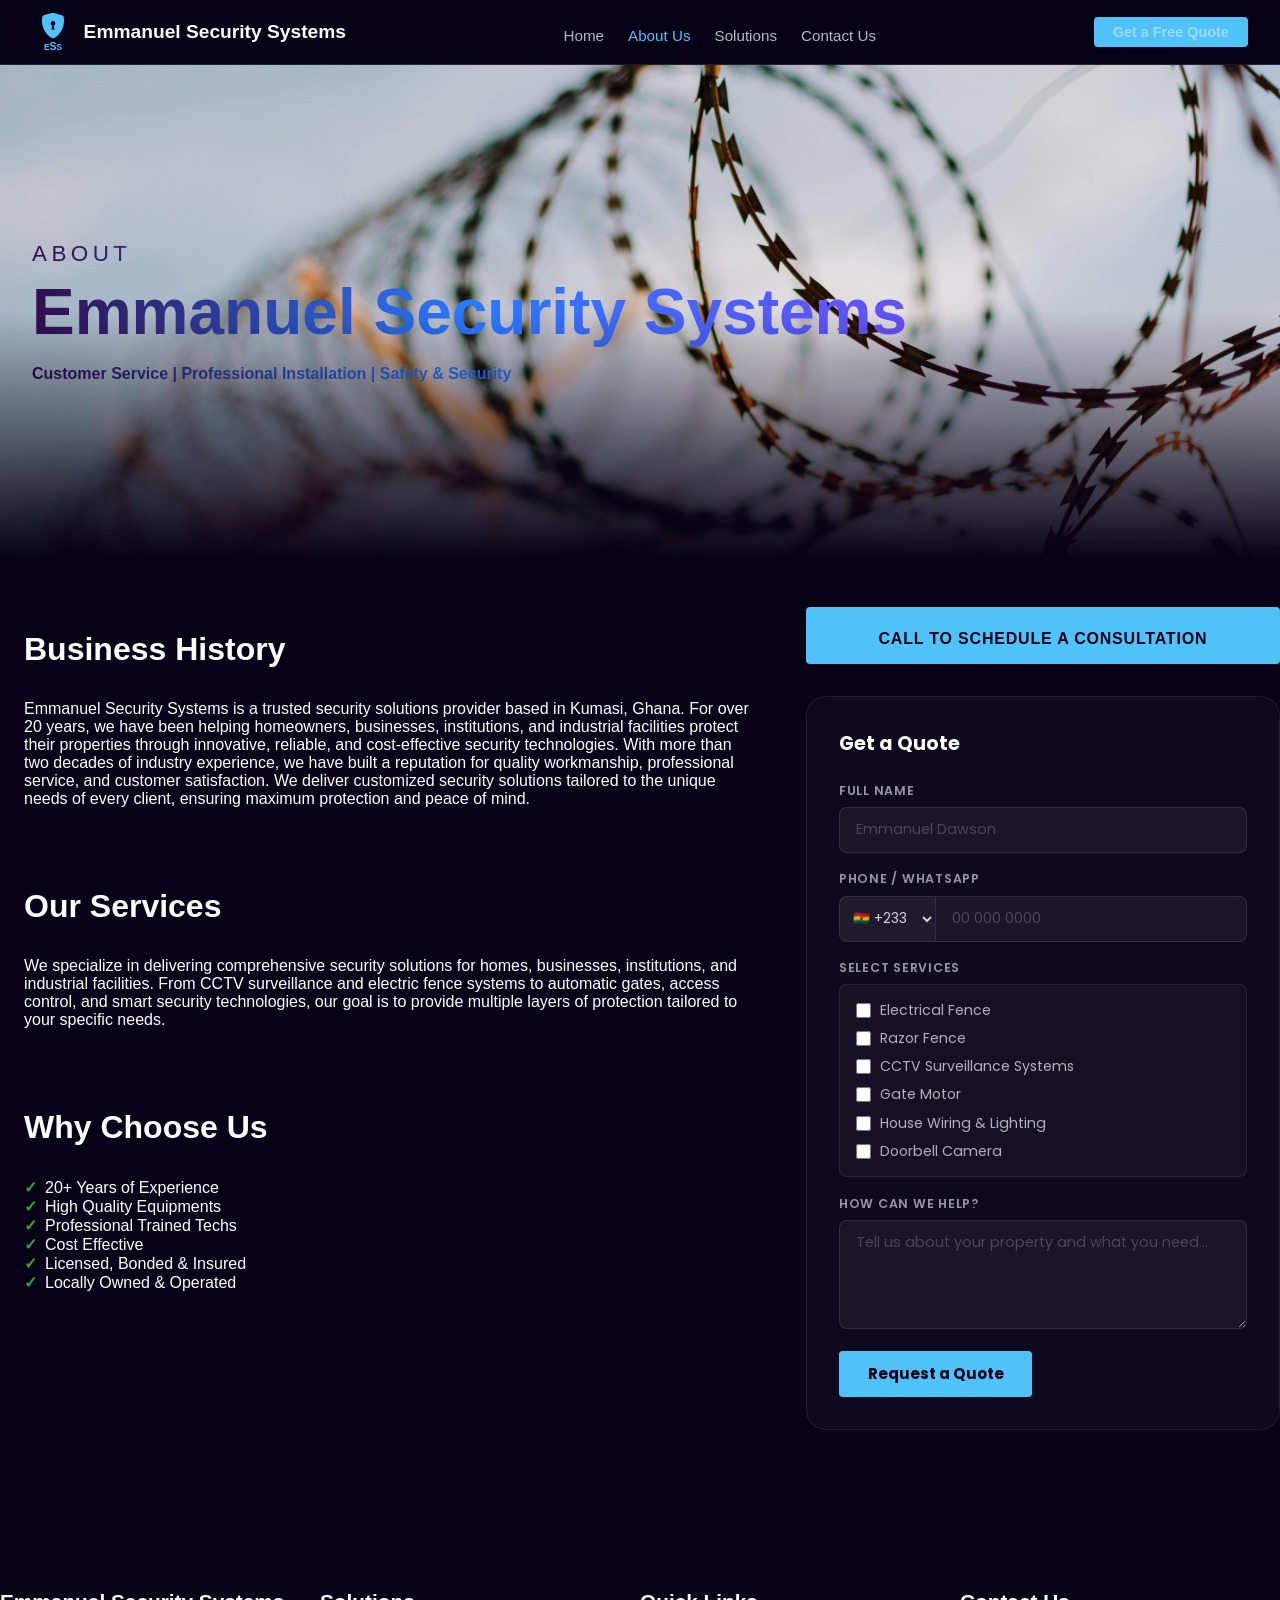
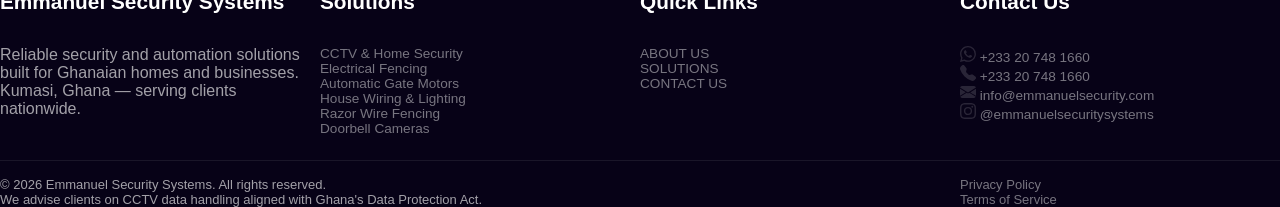
<file: html/about-us.html>
<!DOCTYPE html>
<html lang="en">
<head>
    <meta charset="UTF-8">
    <meta name="viewport" content="width=device-width, initial-scale=1.0">
    <meta name="description" content="Emmanuel Security Systems delivers smart security services including CCTV, gate motors, electric fencing, and more across Ghana.">
    <meta property="og:type" content="website">
    <meta property="og:title" content="About Us - Emmanuel Security Systems">
    <meta property="og:description" content="Emmanuel Security Systems delivers smart security services including CCTV, gate motors, electric fencing, and more across Ghana.">
    <meta property="og:image" content="https://emmanuelsecuritysystems.com/assets/camera/camera.jpg">
    <meta property="og:url" content="https://emmanuelsecuritysystems.com/html/about-us.html">
    <title>About Us - Emmanuel Security Systems</title>
    <link rel="icon" type="image/svg+xml" href="../assets/favicon.svg">
    <link rel="preconnect" href="https://fonts.googleapis.com">
    <link rel="preconnect" href="https://fonts.gstatic.com" crossorigin>
    <link href="https://fonts.googleapis.com/css2?family=Poppins:wght@400;600;800&display=swap" rel="stylesheet">
    <link rel="stylesheet" href="../css/about.css" />
</head>
<body>
        <!-- ========== HEADER / NAV ========== -->
        <header class="site-header">
            <div class="header-inner">
                <a href="index.html" class="site-brand">
                    <img src="../assets/favicon.svg" class="site-logo" alt="ESS">
                    <h1 class="site-title">Emmanuel Security Systems</h1>
                </a>
                <nav class="main-nav" aria-label="Main navigation">
                    <ul>
                        <li><a href="index.html">Home</a></li>
                        <li><a href="about-us.html" class="active">About Us</a></li>
                        <li><a href="service-details.html">Solutions</a></li>
                        <li><a href="contact-us.html">Contact Us</a></li>
                    </ul>
                </nav>
                <a href="about-us.html#quote-form" class="btn-quote">Get a Free Quote</a>
                <button class="hamburger" aria-label="Open menu" aria-expanded="false">
                    <span></span>
                    <span></span>
                    <span></span>
                </button>
            </div>
        </header>
        <main>
            

            <section class="about-hero">
                <img src="../assets/razor_fence/razor_fence.jpg" alt="Razor fence installation" class="about-hero-bg">
                <div class="about-hero-text">
                    <p class="about-label">About</p>
                    <h1>Emmanuel Security Systems</h1>
                    <h2 class="hero-body">Customer Service | Professional Installation | Safety & Security</h2>
                </div>
            </section>
            <div class="division">
                <div class="division-left">
                    <div class="division-section">
                        <h1 class="section-topics">Business History</h1>
                        <h2 class="section-details"> Emmanuel Security Systems is a trusted security solutions provider based in Kumasi, Ghana. For over 20 years, we have been helping homeowners, businesses, institutions, and industrial facilities protect their properties through innovative, reliable, and cost-effective security technologies.                   
                            With more than two decades of industry experience, we have built a reputation for quality workmanship, professional service, and customer satisfaction. We deliver customized security solutions tailored to the unique needs of every client, ensuring maximum protection and peace of mind.                            
                        </h2>
                    </div>
                    <div class="division-section">
                        <h1 class="section-topics">Our Services</h1>
                        <h2 class="section-details">
                            We specialize in delivering comprehensive security solutions for homes, businesses, institutions, and industrial facilities.
                             From CCTV surveillance and electric fence systems to automatic gates, access control, and smart security technologies, 
                             our goal is to provide multiple layers of protection tailored to your specific needs.
                         </h2>
                    </div>
                    <div class="division-section">
                        <h1 class="section-topics">Why Choose Us</h1>
                        <h2 class="section-details">
                            <ul>
                                <li>20+ Years of Experience</li>
                                <li>High Quality Equipments</li>
                                <li>Professional Trained Techs</li>
                                <li>Cost Effective</li>
                                <li>Licensed, Bonded & Insured</li>
                                <li>Locally Owned & Operated</li>
                            </ul>
                        </h2>
                    </div>
                </div>

                <div class="division-right">
                    <div class="division-cta">
                        <a href="contact-us.html">CALL TO SCHEDULE A CONSULTATION</a>
                    </div>
                    <div class="division-form" id="quote-form">
                        <h2 class="form-heading">Get a Quote</h2>
                        <form action="#" class="quote-form">
                            <div class="form-group">
                                <label for="username">Full Name</label>
                                <input type="text" id="username" name="username" placeholder="Emmanuel Dawson" required>
                            </div>
                            <div class="form-group">
                                <label for="phone_number">Phone / WhatsApp</label>
                                <div class="phone-input">
                                    <select name="country_code" id="country_code">
                                        <option value="+233">🇬🇭 +233</option>
                                        <option value="+1">🇺🇸 +1</option>
                                        <option value="+44">🇬🇧 +44</option>
                                        <option value="+234">🇳🇬 +234</option>
                                        <option value="+27">🇿🇦 +27</option>
                                        <option value="+254">🇰🇪 +254</option>
                                        <option value="+225">🇨🇮 +225</option>
                                        <option value="+221">🇸🇳 +221</option>
                                        <option value="+49">🇩🇪 +49</option>
                                        <option value="+33">🇫🇷 +33</option>
                                        <option value="+91">🇮🇳 +91</option>
                                        <option value="+86">🇨🇳 +86</option>
                                    </select>
                                    <input type="tel" id="phone_number" name="phone_number" placeholder="00 000 0000" inputmode="numeric" pattern="[0-9]*" oninput="this.value=this.value.replace(/\D/g,'')" required>
                                </div>
                            </div>
                            <div class="form-group">
                                <label>Select Services</label>
                                <div class="checkbox-list">
                                    <div class="checkbox-group">
                                        <input type="checkbox" id="item1" value="electrical_fence">
                                        <label for="item1">Electrical Fence</label>
                                    </div>
                                    <div class="checkbox-group">
                                        <input type="checkbox" id="item2" value="razor_fence">
                                        <label for="item2">Razor Fence</label>
                                    </div>
                                    <div class="checkbox-group">
                                        <input type="checkbox" id="item3" value="camera">
                                        <label for="item3">CCTV Surveillance Systems</label>
                                    </div>
                                    <div class="checkbox-group">
                                        <input type="checkbox" id="item4" value="gate_motor">
                                        <label for="item4">Gate Motor</label>
                                    </div>
                                    <div class="checkbox-group">
                                        <input type="checkbox" id="item5" value="house_wiring">
                                        <label for="item5">House Wiring &amp; Lighting</label>
                                    </div>
                                    <div class="checkbox-group">
                                        <input type="checkbox" id="item6" value="doorbell">
                                        <label for="item6">Doorbell Camera</label>
                                    </div>
                                </div>
                            </div>
                            <div class="form-group">
                                <label for="tell_us">How can we help?</label>
                                <textarea id="tell_us" name="tell_us" rows="4" placeholder="Tell us about your property and what you need..."></textarea>
                            </div>
                            <button type="submit" class="form-submit">Request a Quote</button>
                        </form>
                    </div>
                </div>
            </div>
        </main>
        <!-- ========== FOOTER ========== -->
    <footer class="site-footer">
        <div class="footer-top">

            <div class="footer-brand">
                <h2 class="footer-logo footer-col-headings">Emmanuel Security Systems</h2>
                <p>Reliable security and automation solutions built for Ghanaian homes and businesses.</p>
                <p>Kumasi, Ghana &mdash; serving clients nationwide.</p>
            </div>

            <div class="footer-col">
                <h3 class="footer-col-headings">Solutions</h3>
                <ul>
                    <li><a href="service-details.html#cctv">CCTV & Home Security</a></li>
                    <li><a href="service-details.html#electric-fence">Electrical Fencing</a></li>
                    <li><a href="service-details.html#gate-motor">Automatic Gate Motors</a></li>
                    <li><a href="service-details.html#wiring">House Wiring & Lighting</a></li>
                    <li><a href="service-details.html#razor-wire">Razor Wire Fencing</a></li>
                    <li><a href="service-details.html#doorbell">Doorbell Cameras</a></li>
                </ul>
            </div>

            <div class="footer-col">
                <h3 class="footer-col-headings">Quick Links</h3>
                <ul>
                    <li><a href="about-us.html">ABOUT US</a></li>
                    <li><a href="service-details.html">SOLUTIONS</a></li>
                    <li><a href="contact-us.html">CONTACT US</a></li>
                </ul>
            </div>

            <div class="footer-col footer-contact">
                <h3 class="footer-col-headings">Contact Us</h3>
                <ul>
                    <li>
                        <svg xmlns="http://www.w3.org/2000/svg" width="16" height="16" fill="currentColor" class="contact-icon bi bi-whatsapp" viewBox="0 0 16 16">
                            <path d="M13.601 2.326A7.85 7.85 0 0 0 7.994 0C3.627 0 .068 3.558.064 7.926c0 1.399.366 2.76 1.057 3.965L0 16l4.204-1.102a7.9 7.9 0 0 0 3.79.965h.004c4.368 0 7.926-3.558 7.93-7.93A7.9 7.9 0 0 0 13.6 2.326zM7.994 14.521a6.6 6.6 0 0 1-3.356-.92l-.24-.144-2.494.654.666-2.433-.156-.251a6.56 6.56 0 0 1-1.007-3.505c0-3.626 2.957-6.584 6.591-6.584a6.56 6.56 0 0 1 4.66 1.931 6.56 6.56 0 0 1 1.928 4.66c-.004 3.639-2.961 6.592-6.592 6.592m3.615-4.934c-.197-.099-1.17-.578-1.353-.646-.182-.065-.315-.099-.445.099-.133.197-.513.646-.627.775-.114.133-.232.148-.43.05-.197-.1-.836-.308-1.592-.985-.59-.525-.985-1.175-1.103-1.372-.114-.198-.011-.304.088-.403.087-.088.197-.232.296-.346.1-.114.133-.198.198-.33.065-.134.034-.248-.015-.347-.05-.099-.445-1.076-.612-1.47-.16-.389-.323-.335-.445-.34-.114-.007-.247-.007-.38-.007a.73.73 0 0 0-.529.247c-.182.198-.691.677-.691 1.654s.71 1.916.81 2.049c.098.133 1.394 2.132 3.383 2.992.47.205.84.326 1.129.418.475.152.904.129 1.246.08.38-.058 1.171-.48 1.338-.943.164-.464.164-.86.114-.943-.049-.084-.182-.133-.38-.232"/>
                        </svg>
                        <a href="https://wa.me/233207481660">+233 20 748 1660</a>
                    </li>
                    <li>
                        <svg xmlns="http://www.w3.org/2000/svg" width="16" height="16" fill="currentColor" class="contact-icon bi bi-telephone-fill" viewBox="0 0 16 16">
                            <path fill-rule="evenodd" d="M1.885.511a1.745 1.745 0 0 1 2.61.163L6.29 2.98c.329.423.445.974.315 1.494l-.547 2.19a.68.68 0 0 0 .178.643l2.457 2.457a.68.68 0 0 0 .644.178l2.189-.547a1.75 1.75 0 0 1 1.494.315l2.306 1.794c.829.645.905 1.87.163 2.611l-1.034 1.034c-.74.74-1.846 1.065-2.877.702a18.6 18.6 0 0 1-7.01-4.42 18.6 18.6 0 0 1-4.42-7.009c-.362-1.03-.037-2.137.703-2.877z"/>
                        </svg>
                        <a href="tel:+233207481660">+233 20 748 1660</a>
                    </li>
                    <li>
                        <svg xmlns="http://www.w3.org/2000/svg" width="16" height="16" fill="currentColor" class="contact-icon bi bi-envelope-fill" viewBox="0 0 16 16">
                            <path d="M.05 3.555A2 2 0 0 1 2 2h12a2 2 0 0 1 1.95 1.555L8 8.414zM0 4.697v7.104l5.803-3.558zM6.761 8.83l-6.57 4.027A2 2 0 0 0 2 14h12a2 2 0 0 0 1.808-1.144l-6.57-4.027L8 9.586zm3.436-.311L16 11.801V4.697z"/>
                        </svg>
                        <a href="mailto:info@emmanuelsecurity.com">info@emmanuelsecurity.com</a>
                    </li>
                    <li>
                        <svg xmlns="http://www.w3.org/2000/svg" width="16" height="16" fill="currentColor" class="contact-icon bi bi-instagram" viewBox="0 0 16 16">
                            <path d="M8 0C5.829 0 5.556.01 4.703.048 3.85.088 3.269.222 2.76.42a3.9 3.9 0 0 0-1.417.923A3.9 3.9 0 0 0 .42 2.76C.222 3.268.087 3.85.048 4.7.01 5.555 0 5.827 0 8.001c0 2.172.01 2.444.048 3.297.04.852.174 1.433.372 1.942.205.526.478.972.923 1.417.444.445.89.719 1.416.923.51.198 1.09.333 1.942.372C5.555 15.99 5.827 16 8 16s2.444-.01 3.298-.048c.851-.04 1.434-.174 1.943-.372a3.9 3.9 0 0 0 1.416-.923c.445-.445.718-.891.923-1.417.197-.509.332-1.09.372-1.942C15.99 10.445 16 10.173 16 8s-.01-2.445-.048-3.299c-.04-.851-.175-1.433-.372-1.941a3.9 3.9 0 0 0-.923-1.417A3.9 3.9 0 0 0 13.24.42c-.51-.198-1.092-.333-1.943-.372C10.443.01 10.172 0 7.998 0zm-.717 1.442h.718c2.136 0 2.389.007 3.232.046.78.035 1.204.166 1.486.275.373.145.64.319.92.599s.453.546.598.92c.11.281.24.705.275 1.485.039.843.047 1.096.047 3.231s-.008 2.389-.047 3.232c-.035.78-.166 1.203-.275 1.485a2.5 2.5 0 0 1-.599.919c-.28.28-.546.453-.92.598-.28.11-.704.24-1.485.276-.843.038-1.096.047-3.232.047s-2.39-.009-3.233-.047c-.78-.036-1.203-.166-1.485-.276a2.5 2.5 0 0 1-.92-.598 2.5 2.5 0 0 1-.6-.92c-.109-.281-.24-.705-.275-1.485-.038-.843-.046-1.096-.046-3.233s.008-2.388.046-3.231c.036-.78.166-1.204.276-1.486.145-.373.319-.64.599-.92s.546-.453.92-.598c.282-.11.705-.24 1.485-.276.738-.034 1.024-.044 2.515-.045zm4.988 1.328a.96.96 0 1 0 0 1.92.96.96 0 0 0 0-1.92m-4.27 1.122a4.109 4.109 0 1 0 0 8.217 4.109 4.109 0 0 0 0-8.217m0 1.441a2.667 2.667 0 1 1 0 5.334 2.667 2.667 0 0 1 0-5.334"/>
                        </svg>
                        <a href="https://instagram.com/dawsonkwasi">@emmanuelsecuritysystems</a>
                    </li>
                </ul>
            </div>

        </div>

        <div class="footer-bottom">
            <div class="footer-bottom-left">
                <p>&copy; 2026 Emmanuel Security Systems. All rights reserved.</p>
                <p class="footer-note">We advise clients on CCTV data handling aligned with Ghana's Data Protection Act.</p>
            </div>
            <div class="footer-bottom-right">
                <div class="footer-legal">
                    <p><a href="privacy-policy.html">Privacy Policy</a></p>
                    <p><a href="terms-of-service.html">Terms of Service</a></p>
                </div>
            </div>
        </div>

    </footer>

    <script src="../js/nav.js"></script>
    <script>
        document.querySelector('.quote-form').addEventListener('submit', function (e) {
            e.preventDefault();
            const name    = document.getElementById('username').value;
            const code    = document.getElementById('country_code').value;
            const phone   = document.getElementById('phone_number').value;
            const message = document.getElementById('tell_us').value;
            const services = [...document.querySelectorAll('.checkbox-list input:checked')]
                              .map(cb => cb.nextElementSibling.textContent).join(', ');

            const text = `Quote request – Emmanuel Security Systems\n\nName: ${name}\nPhone: ${code} ${phone}\nServices: ${services || 'Not specified'}\nDetails: ${message}`;
            const encoded = encodeURIComponent(text);

            window.open(`https://wa.me/233207481660?text=${encoded}`, '_blank');
            window.location.href = `sms:+233207481660?body=${encoded}`;
        });
    </script>
</body>
</html>
</file>
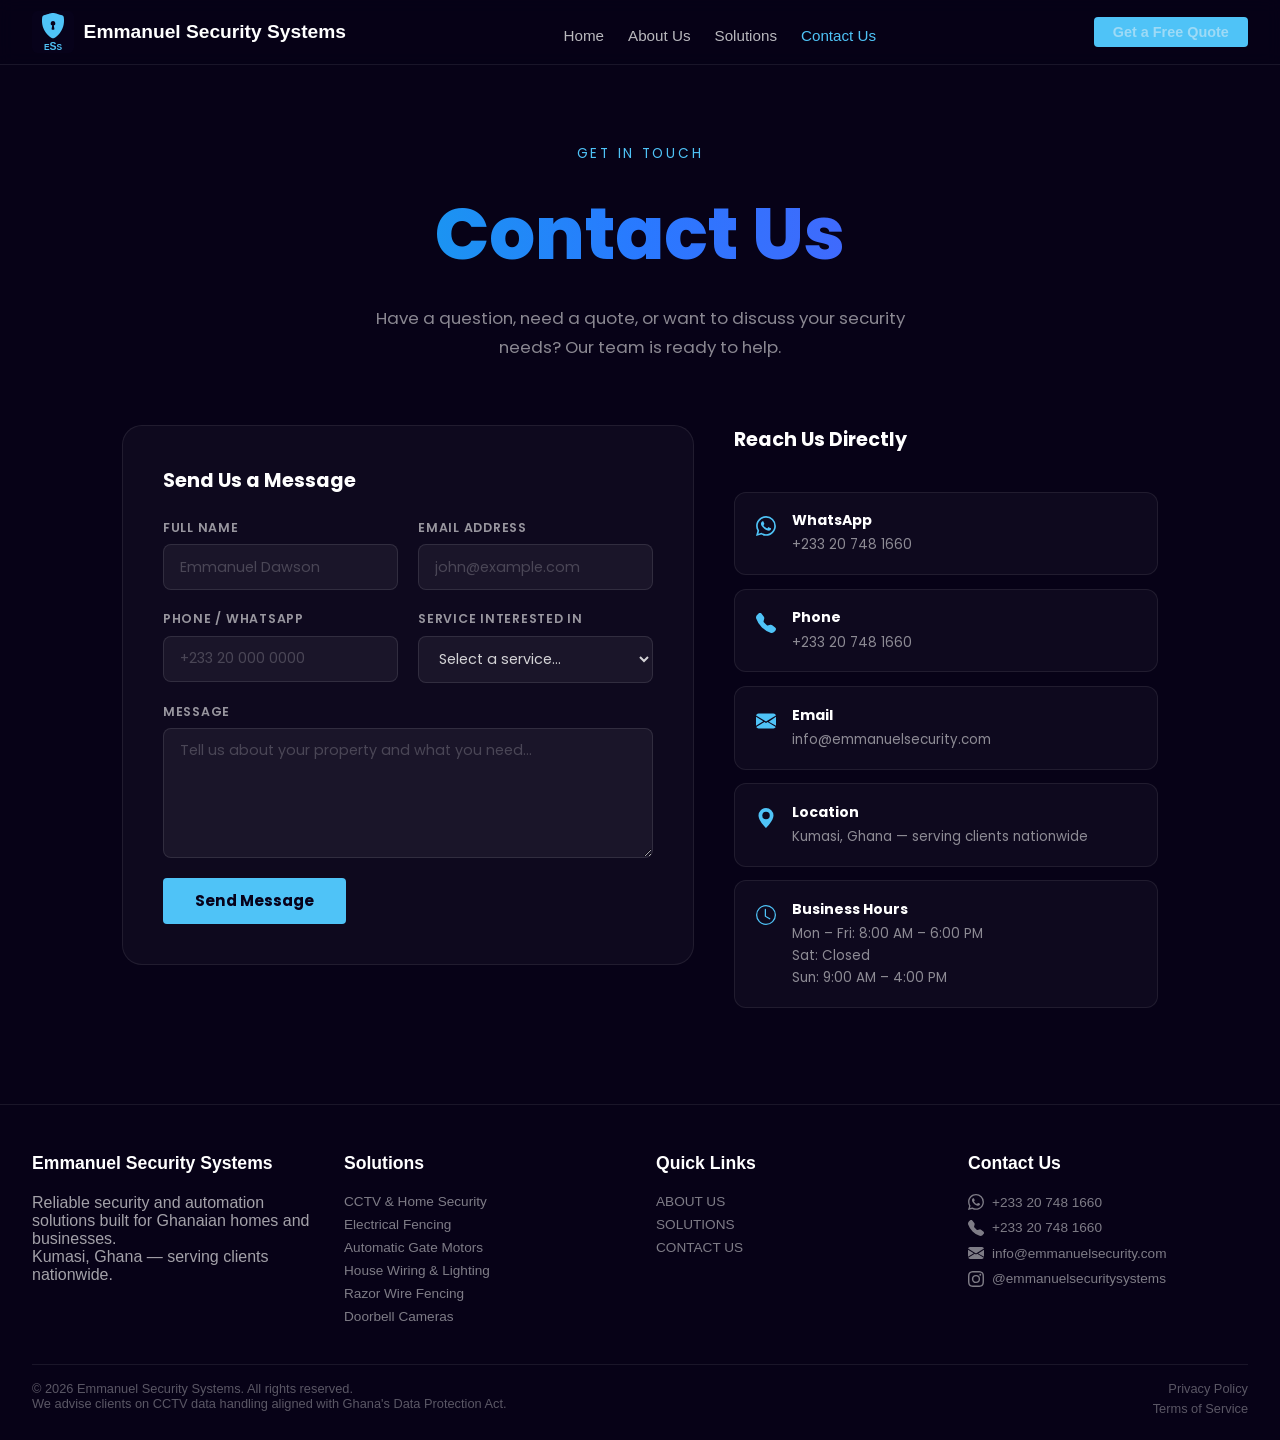
<file: html/contact-us.html>
<!DOCTYPE html>
<html lang="en">
<head>
    <meta charset="UTF-8">
    <meta name="viewport" content="width=device-width, initial-scale=1.0">
    <meta name="description" content="Contact Emmanuel Security Systems for CCTV, electric fencing, gate motors, and other security solutions across Ghana.">
    <meta property="og:type" content="website">
    <meta property="og:title" content="Contact Us - Emmanuel Security Systems">
    <meta property="og:description" content="Contact Emmanuel Security Systems for CCTV, electric fencing, gate motors, and other security solutions across Ghana.">
    <meta property="og:image" content="https://emmanuelsecuritysystems.com/assets/camera/camera.jpg">
    <meta property="og:url" content="https://emmanuelsecuritysystems.com/html/contact-us.html">
    <title>Contact Us - Emmanuel Security Systems</title>
    <link rel="icon" type="image/svg+xml" href="../assets/favicon.svg">
    <link rel="preconnect" href="https://fonts.googleapis.com">
    <link rel="preconnect" href="https://fonts.gstatic.com" crossorigin>
    <link href="https://fonts.googleapis.com/css2?family=Poppins:wght@400;600;800&display=swap" rel="stylesheet">
    <link rel="stylesheet" href="../css/contact-us.css">
</head>
<body>

    <!-- ========== HEADER / NAV ========== -->
    <header class="site-header">
        <div class="header-inner">
            <a href="index.html" class="site-brand">
                <img src="../assets/favicon.svg" class="site-logo" alt="ESS">
                <h1 class="site-title">Emmanuel Security Systems</h1>
            </a>
            <nav class="main-nav" aria-label="Main navigation">
                <ul>
                    <li><a href="index.html">Home</a></li>
                    <li><a href="about-us.html">About Us</a></li>
                    <li><a href="service-details.html">Solutions</a></li>
                    <li><a href="contact-us.html" class="active">Contact Us</a></li>
                </ul>
            </nav>
            <a href="about-us.html#quote-form" class="btn-quote">Get a Free Quote</a>
            <button class="hamburger" aria-label="Open menu" aria-expanded="false">
                <span></span>
                <span></span>
                <span></span>
            </button>
        </div>
    </header>

    <main>

        <!-- Hero -->
        <section class="contact-hero">
            <p class="hero-label">Get in Touch</p>
            <h1 class="hero-title">Contact Us</h1>
            <p class="hero-sub">Have a question, need a quote, or want to discuss your security needs? Our team is ready to help.</p>
        </section>

        <!-- Contact body -->
        <section class="contact-body">

            <!-- Left: form -->
            <div class="contact-form-wrap">
                <h2 class="contact-section-heading">Send Us a Message</h2>
                <form class="contact-form" action="#" method="POST">
                    <div class="form-row">
                        <div class="form-group">
                            <label for="name">Full Name</label>
                            <input type="text" id="name" name="name" placeholder="Emmanuel Dawson" required>
                        </div>
                        <div class="form-group">
                            <label for="email">Email Address</label>
                            <input type="email" id="email" name="email" placeholder="john@example.com" required>
                        </div>
                    </div>
                    <div class="form-row">
                        <div class="form-group">
                            <label for="phone">Phone / WhatsApp</label>
                            <input type="tel" id="phone" name="phone" placeholder="+233 20 000 0000">
                        </div>
                        <div class="form-group">
                            <label for="service">Service Interested In</label>
                            <select id="service" name="service">
                                <option value="">Select a service...</option>
                                <option>CCTV &amp; Home Surveillance</option>
                                <option>Electrical Fencing</option>
                                <option>Razor Wire Fencing</option>
                                <option>Automatic Gate Motor</option>
                                <option>Doorbell Cameras</option>
                                <option>House Wiring &amp; Lighting</option>
                                <option>Other / General Enquiry</option>
                            </select>
                        </div>
                    </div>
                    <div class="form-group full-width">
                        <label for="message">Message</label>
                        <textarea id="message" name="message" rows="5" placeholder="Tell us about your property and what you need..."></textarea>
                    </div>
                    <button type="submit" class="form-submit">Send Message</button>
                </form>
            </div>

            <!-- Right: info cards -->
            <div class="contact-info">
                <h2 class="contact-section-heading">Reach Us Directly</h2>

                <a href="https://wa.me/233207481660" class="info-card" target="_blank" rel="noopener">
                    <div class="info-icon">
                        <svg xmlns="http://www.w3.org/2000/svg" width="20" height="20" fill="currentColor" viewBox="0 0 16 16">
                            <path d="M13.601 2.326A7.85 7.85 0 0 0 7.994 0C3.627 0 .068 3.558.064 7.926c0 1.399.366 2.76 1.057 3.965L0 16l4.204-1.102a7.9 7.9 0 0 0 3.79.965h.004c4.368 0 7.926-3.558 7.93-7.93A7.9 7.9 0 0 0 13.6 2.326zM7.994 14.521a6.6 6.6 0 0 1-3.356-.92l-.24-.144-2.494.654.666-2.433-.156-.251a6.56 6.56 0 0 1-1.007-3.505c0-3.626 2.957-6.584 6.591-6.584a6.56 6.56 0 0 1 4.66 1.931 6.56 6.56 0 0 1 1.928 4.66c-.004 3.639-2.961 6.592-6.592 6.592m3.615-4.934c-.197-.099-1.17-.578-1.353-.646-.182-.065-.315-.099-.445.099-.133.197-.513.646-.627.775-.114.133-.232.148-.43.05-.197-.1-.836-.308-1.592-.985-.59-.525-.985-1.175-1.103-1.372-.114-.198-.011-.304.088-.403.087-.088.197-.232.296-.346.1-.114.133-.198.198-.33.065-.134.034-.248-.015-.347-.05-.099-.445-1.076-.612-1.47-.16-.389-.323-.335-.445-.34-.114-.007-.247-.007-.38-.007a.73.73 0 0 0-.529.247c-.182.198-.691.677-.691 1.654s.71 1.916.81 2.049c.098.133 1.394 2.132 3.383 2.992.47.205.84.326 1.129.418.475.152.904.129 1.246.08.38-.058 1.171-.48 1.338-.943.164-.464.164-.86.114-.943-.049-.084-.182-.133-.38-.232"/>
                        </svg>
                    </div>
                    <div class="info-content">
                        <h3>WhatsApp</h3>
                        <p>+233 20 748 1660</p>
                    </div>
                </a>

                <a href="tel:+233207481660" class="info-card">
                    <div class="info-icon">
                        <svg xmlns="http://www.w3.org/2000/svg" width="20" height="20" fill="currentColor" viewBox="0 0 16 16">
                            <path fill-rule="evenodd" d="M1.885.511a1.745 1.745 0 0 1 2.61.163L6.29 2.98c.329.423.445.974.315 1.494l-.547 2.19a.68.68 0 0 0 .178.643l2.457 2.457a.68.68 0 0 0 .644.178l2.189-.547a1.75 1.75 0 0 1 1.494.315l2.306 1.794c.829.645.905 1.87.163 2.611l-1.034 1.034c-.74.74-1.846 1.065-2.877.702a18.6 18.6 0 0 1-7.01-4.42 18.6 18.6 0 0 1-4.42-7.009c-.362-1.03-.037-2.137.703-2.877z"/>
                        </svg>
                    </div>
                    <div class="info-content">
                        <h3>Phone</h3>
                        <p>+233 20 748 1660</p>
                    </div>
                </a>

                <a href="mailto:info@emmanuelsecurity.com" class="info-card">
                    <div class="info-icon">
                        <svg xmlns="http://www.w3.org/2000/svg" width="20" height="20" fill="currentColor" viewBox="0 0 16 16">
                            <path d="M.05 3.555A2 2 0 0 1 2 2h12a2 2 0 0 1 1.95 1.555L8 8.414zM0 4.697v7.104l5.803-3.558zM6.761 8.83l-6.57 4.027A2 2 0 0 0 2 14h12a2 2 0 0 0 1.808-1.144l-6.57-4.027L8 9.586zm3.436-.311L16 11.801V4.697z"/>
                        </svg>
                    </div>
                    <div class="info-content">
                        <h3>Email</h3>
                        <p>info@emmanuelsecurity.com</p>
                    </div>
                </a>

                <div class="info-card">
                    <div class="info-icon">
                        <svg xmlns="http://www.w3.org/2000/svg" width="20" height="20" fill="currentColor" viewBox="0 0 16 16">
                            <path d="M8 16s6-5.686 6-10A6 6 0 0 0 2 6c0 4.314 6 10 6 10m0-7a3 3 0 1 1 0-6 3 3 0 0 1 0 6"/>
                        </svg>
                    </div>
                    <div class="info-content">
                        <h3>Location</h3>
                        <p>Kumasi, Ghana &mdash; serving clients nationwide</p>
                    </div>
                </div>

                <div class="info-card">
                    <div class="info-icon">
                        <svg xmlns="http://www.w3.org/2000/svg" width="20" height="20" fill="currentColor" viewBox="0 0 16 16">
                            <path d="M8 3.5a.5.5 0 0 0-1 0V9a.5.5 0 0 0 .252.434l3.5 2a.5.5 0 0 0 .496-.868L8 8.71z"/>
                            <path d="M8 16A8 8 0 1 0 8 0a8 8 0 0 0 0 16m7-8A7 7 0 1 1 1 8a7 7 0 0 1 14 0"/>
                        </svg>
                    </div>
                    <div class="info-content">
                        <h3>Business Hours</h3>
                        <p>Mon &ndash; Fri: 8:00 AM &ndash; 6:00 PM</p>
                        <p>Sat: Closed</p>
                        <p>Sun: 9:00 AM &ndash; 4:00 PM</p>
                    </div>
                </div>

            </div>

        </section>

    </main>

    <!-- ========== FOOTER ========== -->
    <footer class="site-footer">
        <div class="footer-top">

            <div class="footer-brand">
                <h2 class="footer-logo footer-col-headings">Emmanuel Security Systems</h2>
                <p>Reliable security and automation solutions built for Ghanaian homes and businesses.</p>
                <p>Kumasi, Ghana &mdash; serving clients nationwide.</p>
            </div>

            <div class="footer-col">
                <h3 class="footer-col-headings">Solutions</h3>
                <ul>
                    <li><a href="service-details.html#cctv">CCTV &amp; Home Security</a></li>
                    <li><a href="service-details.html#electric-fence">Electrical Fencing</a></li>
                    <li><a href="service-details.html#gate-motor">Automatic Gate Motors</a></li>
                    <li><a href="service-details.html#wiring">House Wiring &amp; Lighting</a></li>
                    <li><a href="service-details.html#razor-wire">Razor Wire Fencing</a></li>
                    <li><a href="service-details.html#doorbell">Doorbell Cameras</a></li>
                </ul>
            </div>

            <div class="footer-col">
                <h3 class="footer-col-headings">Quick Links</h3>
                <ul>
                    <li><a href="about-us.html">ABOUT US</a></li>
                    <li><a href="service-details.html">SOLUTIONS</a></li>
                    <li><a href="contact-us.html">CONTACT US</a></li>
                </ul>
            </div>

            <div class="footer-col footer-contact">
                <h3 class="footer-col-headings">Contact Us</h3>
                <ul>
                    <li>
                        <svg xmlns="http://www.w3.org/2000/svg" width="16" height="16" fill="currentColor" class="contact-icon bi bi-whatsapp" viewBox="0 0 16 16">
                            <path d="M13.601 2.326A7.85 7.85 0 0 0 7.994 0C3.627 0 .068 3.558.064 7.926c0 1.399.366 2.76 1.057 3.965L0 16l4.204-1.102a7.9 7.9 0 0 0 3.79.965h.004c4.368 0 7.926-3.558 7.93-7.93A7.9 7.9 0 0 0 13.6 2.326zM7.994 14.521a6.6 6.6 0 0 1-3.356-.92l-.24-.144-2.494.654.666-2.433-.156-.251a6.56 6.56 0 0 1-1.007-3.505c0-3.626 2.957-6.584 6.591-6.584a6.56 6.56 0 0 1 4.66 1.931 6.56 6.56 0 0 1 1.928 4.66c-.004 3.639-2.961 6.592-6.592 6.592m3.615-4.934c-.197-.099-1.17-.578-1.353-.646-.182-.065-.315-.099-.445.099-.133.197-.513.646-.627.775-.114.133-.232.148-.43.05-.197-.1-.836-.308-1.592-.985-.59-.525-.985-1.175-1.103-1.372-.114-.198-.011-.304.088-.403.087-.088.197-.232.296-.346.1-.114.133-.198.198-.33.065-.134.034-.248-.015-.347-.05-.099-.445-1.076-.612-1.47-.16-.389-.323-.335-.445-.34-.114-.007-.247-.007-.38-.007a.73.73 0 0 0-.529.247c-.182.198-.691.677-.691 1.654s.71 1.916.81 2.049c.098.133 1.394 2.132 3.383 2.992.47.205.84.326 1.129.418.475.152.904.129 1.246.08.38-.058 1.171-.48 1.338-.943.164-.464.164-.86.114-.943-.049-.084-.182-.133-.38-.232"/>
                        </svg>
                        <a href="https://wa.me/233207481660">+233 20 748 1660</a>
                    </li>
                    <li>
                        <svg xmlns="http://www.w3.org/2000/svg" width="16" height="16" fill="currentColor" class="contact-icon bi bi-telephone-fill" viewBox="0 0 16 16">
                            <path fill-rule="evenodd" d="M1.885.511a1.745 1.745 0 0 1 2.61.163L6.29 2.98c.329.423.445.974.315 1.494l-.547 2.19a.68.68 0 0 0 .178.643l2.457 2.457a.68.68 0 0 0 .644.178l2.189-.547a1.75 1.75 0 0 1 1.494.315l2.306 1.794c.829.645.905 1.87.163 2.611l-1.034 1.034c-.74.74-1.846 1.065-2.877.702a18.6 18.6 0 0 1-7.01-4.42 18.6 18.6 0 0 1-4.42-7.009c-.362-1.03-.037-2.137.703-2.877z"/>
                        </svg>
                        <a href="tel:+233207481660">+233 20 748 1660</a>
                    </li>
                    <li>
                        <svg xmlns="http://www.w3.org/2000/svg" width="16" height="16" fill="currentColor" class="contact-icon bi bi-envelope-fill" viewBox="0 0 16 16">
                            <path d="M.05 3.555A2 2 0 0 1 2 2h12a2 2 0 0 1 1.95 1.555L8 8.414zM0 4.697v7.104l5.803-3.558zM6.761 8.83l-6.57 4.027A2 2 0 0 0 2 14h12a2 2 0 0 0 1.808-1.144l-6.57-4.027L8 9.586zm3.436-.311L16 11.801V4.697z"/>
                        </svg>
                        <a href="mailto:info@emmanuelsecurity.com">info@emmanuelsecurity.com</a>
                    </li>
                    <li>
                        <svg xmlns="http://www.w3.org/2000/svg" width="16" height="16" fill="currentColor" class="contact-icon bi bi-instagram" viewBox="0 0 16 16">
                            <path d="M8 0C5.829 0 5.556.01 4.703.048 3.85.088 3.269.222 2.76.42a3.9 3.9 0 0 0-1.417.923A3.9 3.9 0 0 0 .42 2.76C.222 3.268.087 3.85.048 4.7.01 5.555 0 5.827 0 8.001c0 2.172.01 2.444.048 3.297.04.852.174 1.433.372 1.942.205.526.478.972.923 1.417.444.445.89.719 1.416.923.51.198 1.09.333 1.942.372C5.555 15.99 5.827 16 8 16s2.444-.01 3.298-.048c.851-.04 1.434-.174 1.943-.372a3.9 3.9 0 0 0 1.416-.923c.445-.445.718-.891.923-1.417.197-.509.332-1.09.372-1.942C15.99 10.445 16 10.173 16 8s-.01-2.445-.048-3.299c-.04-.851-.175-1.433-.372-1.941a3.9 3.9 0 0 0-.923-1.417A3.9 3.9 0 0 0 13.24.42c-.51-.198-1.092-.333-1.943-.372C10.443.01 10.172 0 7.998 0zm-.717 1.442h.718c2.136 0 2.389.007 3.232.046.78.035 1.204.166 1.486.275.373.145.64.319.92.599s.453.546.598.92c.11.281.24.705.275 1.485.039.843.047 1.096.047 3.231s-.008 2.389-.047 3.232c-.035.78-.166 1.203-.275 1.485a2.5 2.5 0 0 1-.599.919c-.28.28-.546.453-.92.598-.28.11-.704.24-1.485.276-.843.038-1.096.047-3.232.047s-2.39-.009-3.233-.047c-.78-.036-1.203-.166-1.485-.276a2.5 2.5 0 0 1-.92-.598 2.5 2.5 0 0 1-.6-.92c-.109-.281-.24-.705-.275-1.485-.038-.843-.046-1.096-.046-3.233s.008-2.388.046-3.231c.036-.78.166-1.204.276-1.486.145-.373.319-.64.599-.92s.546-.453.92-.598c.282-.11.705-.24 1.485-.276.738-.034 1.024-.044 2.515-.045zm4.988 1.328a.96.96 0 1 0 0 1.92.96.96 0 0 0 0-1.92m-4.27 1.122a4.109 4.109 0 1 0 0 8.217 4.109 4.109 0 0 0 0-8.217m0 1.441a2.667 2.667 0 1 1 0 5.334 2.667 2.667 0 0 1 0-5.334"/>
                        </svg>
                        <a href="https://instagram.com/dawsonkwasi">@emmanuelsecuritysystems</a>
                    </li>
                </ul>
            </div>

        </div>

        <div class="footer-bottom">
            <div class="footer-bottom-left">
                <p>&copy; 2026 Emmanuel Security Systems. All rights reserved.</p>
                <p class="footer-note">We advise clients on CCTV data handling aligned with Ghana's Data Protection Act.</p>
            </div>
            <div class="footer-bottom-right">
                <div class="footer-legal">
                    <p><a href="privacy-policy.html">Privacy Policy</a></p>
                    <p><a href="terms-of-service.html">Terms of Service</a></p>
                </div>
            </div>
        </div>

    </footer>

    <script src="../js/nav.js"></script>
    <script>
        document.querySelector('.contact-form').addEventListener('submit', function (e) {
            e.preventDefault();
            const name    = document.getElementById('name').value;
            const email   = document.getElementById('email').value;
            const phone   = document.getElementById('phone').value;
            const service = document.getElementById('service').value;
            const message = document.getElementById('message').value;

            const text = `New enquiry – Emmanuel Security Systems\n\nName: ${name}\nEmail: ${email}\nPhone: ${phone}\nService: ${service || 'Not specified'}\nMessage: ${message}`;
            const encoded = encodeURIComponent(text);

            window.open(`https://wa.me/233207481660?text=${encoded}`, '_blank');
            window.location.href = `sms:+233207481660?body=${encoded}`;
        });
    </script>
</body>
</html>
</file>
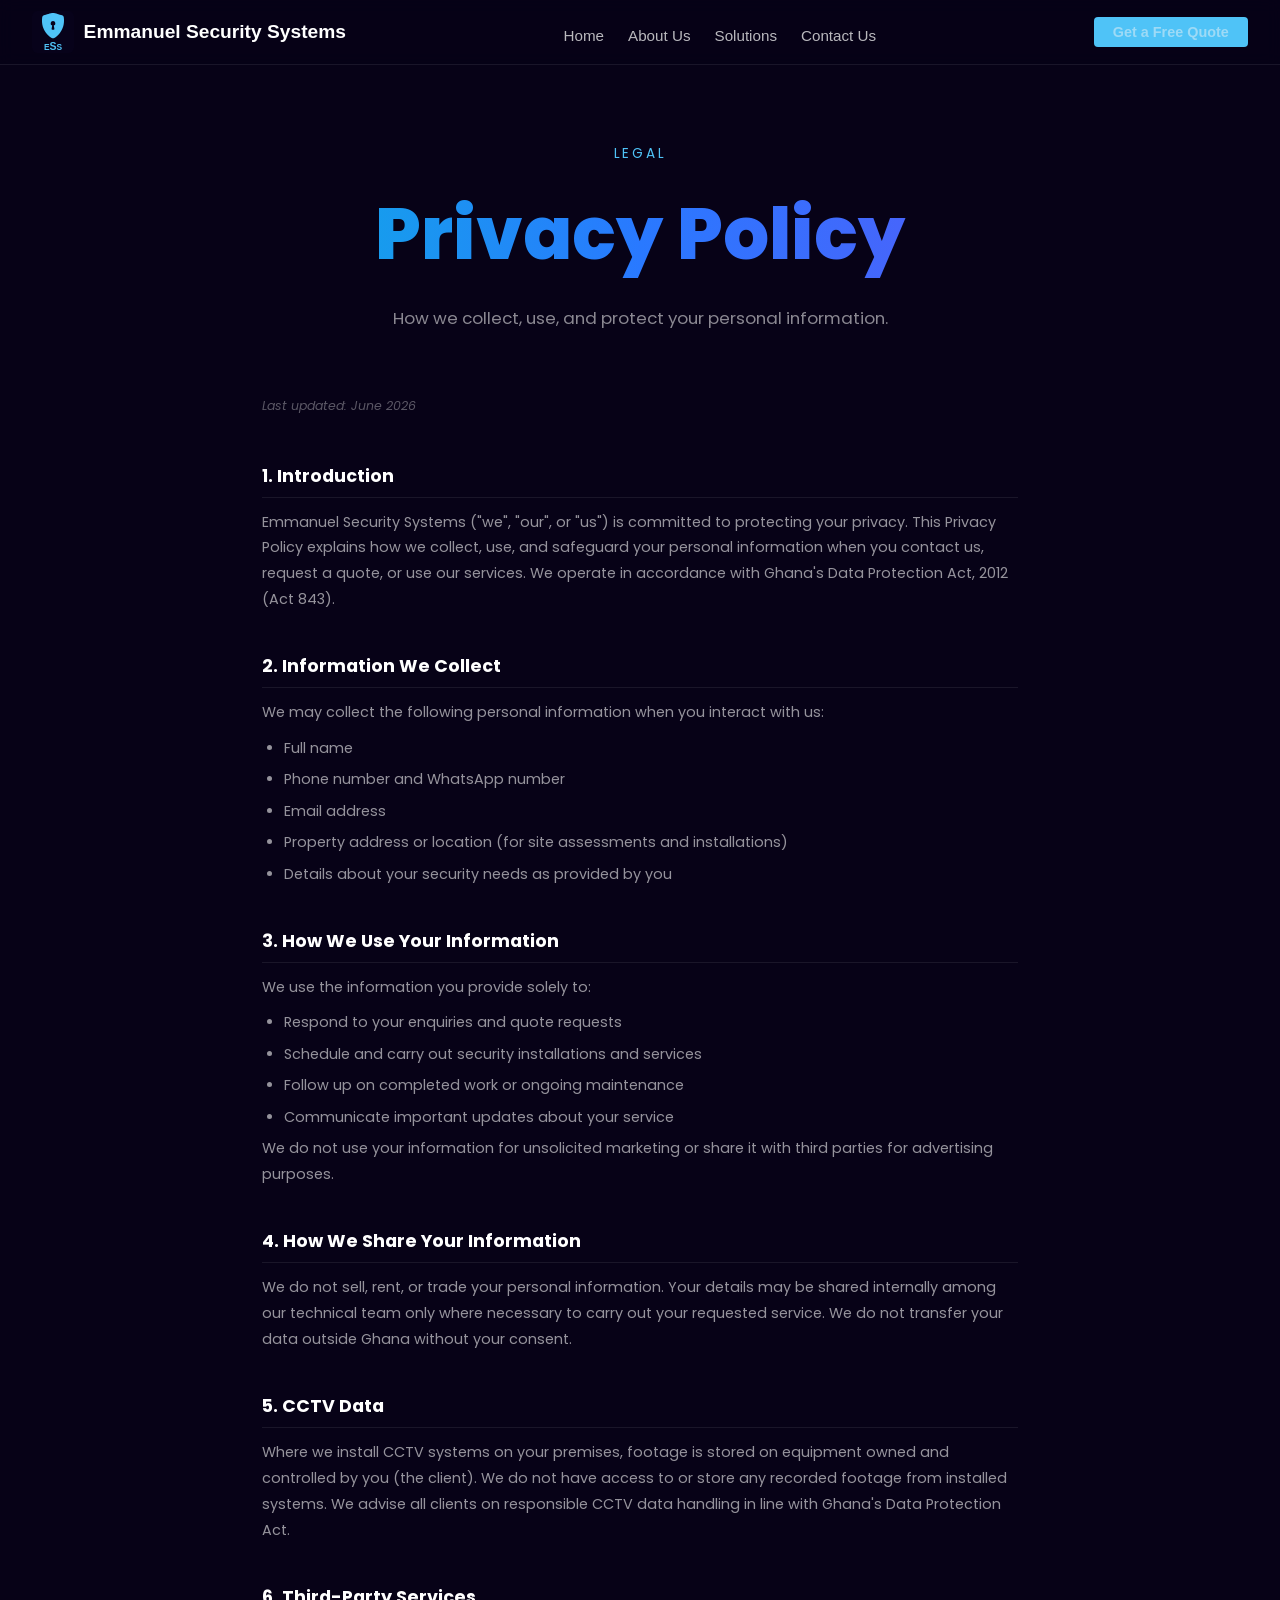
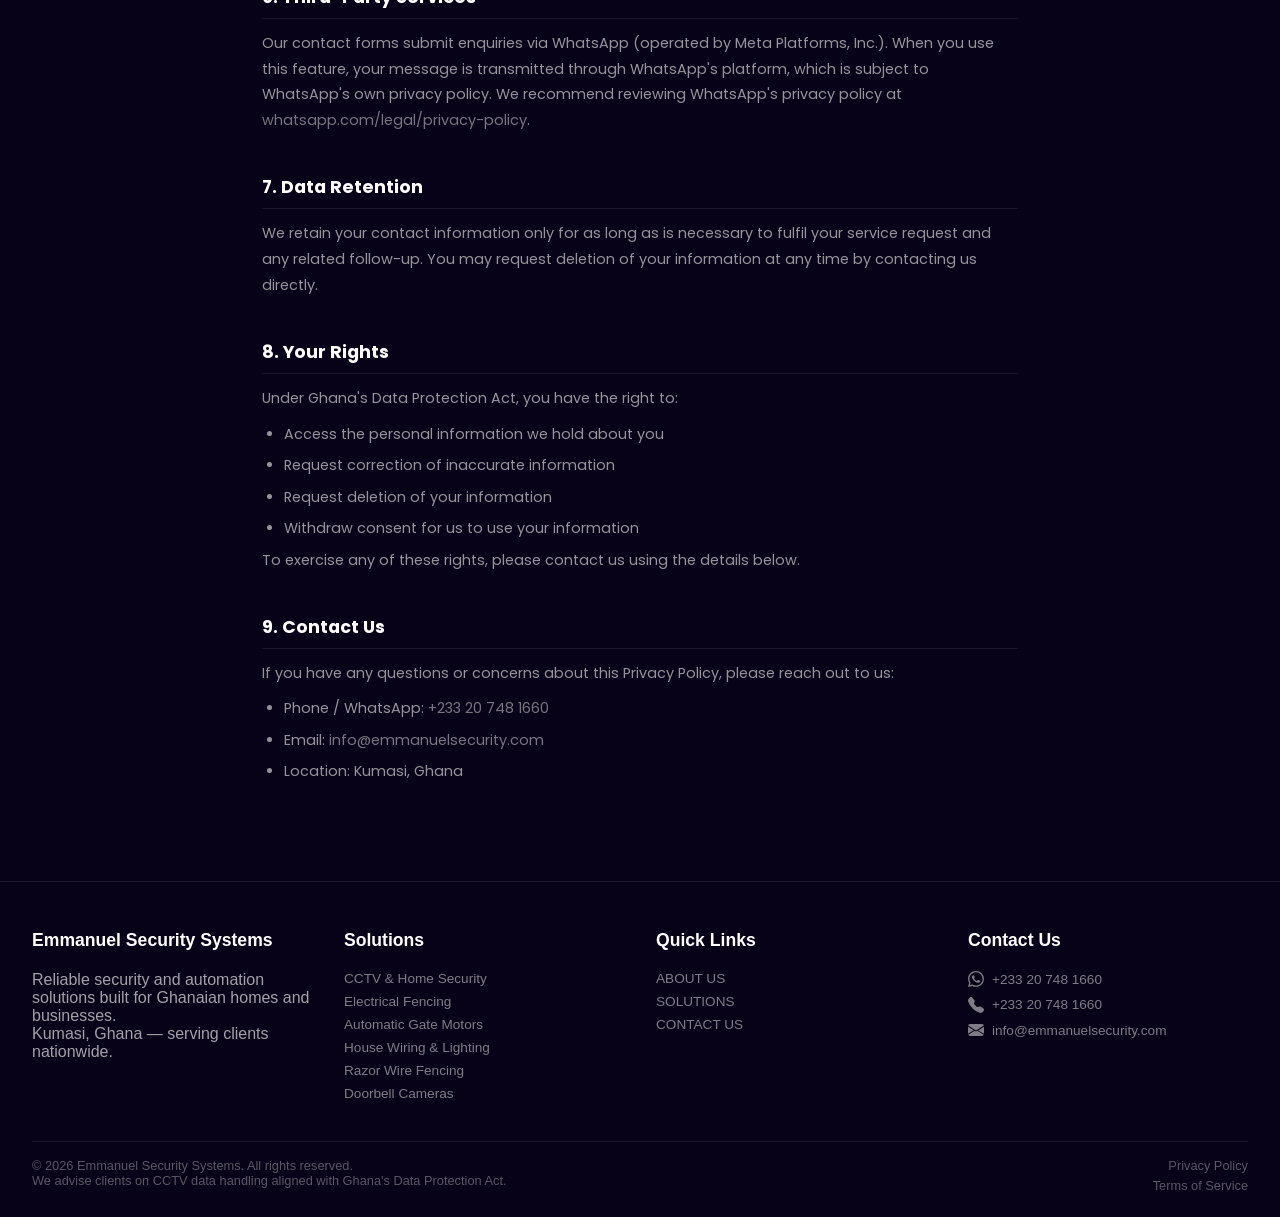
<file: html/privacy-policy.html>
<!DOCTYPE html>
<html lang="en">
<head>
    <meta charset="UTF-8">
    <meta name="viewport" content="width=device-width, initial-scale=1.0">
    <meta name="description" content="Privacy Policy for Emmanuel Security Systems — how we collect, use, and protect your personal information.">
    <meta property="og:type" content="website">
    <meta property="og:title" content="Privacy Policy - Emmanuel Security Systems">
    <meta property="og:description" content="Privacy Policy for Emmanuel Security Systems — how we collect, use, and protect your personal information.">
    <meta property="og:image" content="https://emmanuelsecuritysystems.com/assets/camera/camera.jpg">
    <meta property="og:url" content="https://emmanuelsecuritysystems.com/html/privacy-policy.html">
    <title>Privacy Policy - Emmanuel Security Systems</title>
    <link rel="icon" type="image/svg+xml" href="../assets/favicon.svg">
    <link rel="preconnect" href="https://fonts.googleapis.com">
    <link rel="preconnect" href="https://fonts.gstatic.com" crossorigin>
    <link href="https://fonts.googleapis.com/css2?family=Poppins:wght@400;600;800&display=swap" rel="stylesheet">
    <link rel="stylesheet" href="../css/legal.css">
</head>
<body>

    <!-- ========== HEADER / NAV ========== -->
    <header class="site-header">
        <div class="header-inner">
            <a href="index.html" class="site-brand">
                <img src="../assets/favicon.svg" class="site-logo" alt="ESS">
                <h1 class="site-title">Emmanuel Security Systems</h1>
            </a>
            <nav class="main-nav" aria-label="Main navigation">
                <ul>
                    <li><a href="index.html">Home</a></li>
                    <li><a href="about-us.html">About Us</a></li>
                    <li><a href="service-details.html">Solutions</a></li>
                    <li><a href="contact-us.html">Contact Us</a></li>
                </ul>
            </nav>
            <a href="about-us.html#quote-form" class="btn-quote">Get a Free Quote</a>
            <button class="hamburger" aria-label="Open menu" aria-expanded="false">
                <span></span>
                <span></span>
                <span></span>
            </button>
        </div>
    </header>

    <main>

        <section class="legal-hero">
            <p class="hero-label">Legal</p>
            <h1 class="hero-title">Privacy Policy</h1>
            <p class="hero-sub">How we collect, use, and protect your personal information.</p>
        </section>

        <div class="legal-content">
            <p class="legal-meta">Last updated: June 2026</p>

            <div class="legal-section">
                <h2>1. Introduction</h2>
                <p>Emmanuel Security Systems ("we", "our", or "us") is committed to protecting your privacy. This Privacy Policy explains how we collect, use, and safeguard your personal information when you contact us, request a quote, or use our services. We operate in accordance with Ghana's Data Protection Act, 2012 (Act 843).</p>
            </div>

            <div class="legal-section">
                <h2>2. Information We Collect</h2>
                <p>We may collect the following personal information when you interact with us:</p>
                <ul>
                    <li>Full name</li>
                    <li>Phone number and WhatsApp number</li>
                    <li>Email address</li>
                    <li>Property address or location (for site assessments and installations)</li>
                    <li>Details about your security needs as provided by you</li>
                </ul>
            </div>

            <div class="legal-section">
                <h2>3. How We Use Your Information</h2>
                <p>We use the information you provide solely to:</p>
                <ul>
                    <li>Respond to your enquiries and quote requests</li>
                    <li>Schedule and carry out security installations and services</li>
                    <li>Follow up on completed work or ongoing maintenance</li>
                    <li>Communicate important updates about your service</li>
                </ul>
                <p>We do not use your information for unsolicited marketing or share it with third parties for advertising purposes.</p>
            </div>

            <div class="legal-section">
                <h2>4. How We Share Your Information</h2>
                <p>We do not sell, rent, or trade your personal information. Your details may be shared internally among our technical team only where necessary to carry out your requested service. We do not transfer your data outside Ghana without your consent.</p>
            </div>

            <div class="legal-section">
                <h2>5. CCTV Data</h2>
                <p>Where we install CCTV systems on your premises, footage is stored on equipment owned and controlled by you (the client). We do not have access to or store any recorded footage from installed systems. We advise all clients on responsible CCTV data handling in line with Ghana's Data Protection Act.</p>
            </div>

            <div class="legal-section">
                <h2>6. Third-Party Services</h2>
                <p>Our contact forms submit enquiries via WhatsApp (operated by Meta Platforms, Inc.). When you use this feature, your message is transmitted through WhatsApp's platform, which is subject to WhatsApp's own privacy policy. We recommend reviewing WhatsApp's privacy policy at <a href="https://www.whatsapp.com/legal/privacy-policy" target="_blank" rel="noopener">whatsapp.com/legal/privacy-policy</a>.</p>
            </div>

            <div class="legal-section">
                <h2>7. Data Retention</h2>
                <p>We retain your contact information only for as long as is necessary to fulfil your service request and any related follow-up. You may request deletion of your information at any time by contacting us directly.</p>
            </div>

            <div class="legal-section">
                <h2>8. Your Rights</h2>
                <p>Under Ghana's Data Protection Act, you have the right to:</p>
                <ul>
                    <li>Access the personal information we hold about you</li>
                    <li>Request correction of inaccurate information</li>
                    <li>Request deletion of your information</li>
                    <li>Withdraw consent for us to use your information</li>
                </ul>
                <p>To exercise any of these rights, please contact us using the details below.</p>
            </div>

            <div class="legal-section">
                <h2>9. Contact Us</h2>
                <p>If you have any questions or concerns about this Privacy Policy, please reach out to us:</p>
                <ul>
                    <li>Phone / WhatsApp: <a href="https://wa.me/233207481660">+233 20 748 1660</a></li>
                    <li>Email: <a href="mailto:info@emmanuelsecurity.com">info@emmanuelsecurity.com</a></li>
                    <li>Location: Kumasi, Ghana</li>
                </ul>
            </div>
        </div>

    </main>

    <!-- ========== FOOTER ========== -->
    <footer class="site-footer">
        <div class="footer-top">

            <div class="footer-brand">
                <h2 class="footer-logo footer-col-headings">Emmanuel Security Systems</h2>
                <p>Reliable security and automation solutions built for Ghanaian homes and businesses.</p>
                <p>Kumasi, Ghana &mdash; serving clients nationwide.</p>
            </div>

            <div class="footer-col">
                <h3 class="footer-col-headings">Solutions</h3>
                <ul>
                    <li><a href="service-details.html#cctv">CCTV &amp; Home Security</a></li>
                    <li><a href="service-details.html#electric-fence">Electrical Fencing</a></li>
                    <li><a href="service-details.html#gate-motor">Automatic Gate Motors</a></li>
                    <li><a href="service-details.html#wiring">House Wiring &amp; Lighting</a></li>
                    <li><a href="service-details.html#razor-wire">Razor Wire Fencing</a></li>
                    <li><a href="service-details.html#doorbell">Doorbell Cameras</a></li>
                </ul>
            </div>

            <div class="footer-col">
                <h3 class="footer-col-headings">Quick Links</h3>
                <ul>
                    <li><a href="about-us.html">ABOUT US</a></li>
                    <li><a href="service-details.html">SOLUTIONS</a></li>
                    <li><a href="contact-us.html">CONTACT US</a></li>
                </ul>
            </div>

            <div class="footer-col footer-contact">
                <h3 class="footer-col-headings">Contact Us</h3>
                <ul>
                    <li>
                        <svg xmlns="http://www.w3.org/2000/svg" width="16" height="16" fill="currentColor" class="contact-icon" viewBox="0 0 16 16">
                            <path d="M13.601 2.326A7.85 7.85 0 0 0 7.994 0C3.627 0 .068 3.558.064 7.926c0 1.399.366 2.76 1.057 3.965L0 16l4.204-1.102a7.9 7.9 0 0 0 3.79.965h.004c4.368 0 7.926-3.558 7.93-7.93A7.9 7.9 0 0 0 13.6 2.326zM7.994 14.521a6.6 6.6 0 0 1-3.356-.92l-.24-.144-2.494.654.666-2.433-.156-.251a6.56 6.56 0 0 1-1.007-3.505c0-3.626 2.957-6.584 6.591-6.584a6.56 6.56 0 0 1 4.66 1.931 6.56 6.56 0 0 1 1.928 4.66c-.004 3.639-2.961 6.592-6.592 6.592m3.615-4.934c-.197-.099-1.17-.578-1.353-.646-.182-.065-.315-.099-.445.099-.133.197-.513.646-.627.775-.114.133-.232.148-.43.05-.197-.1-.836-.308-1.592-.985-.59-.525-.985-1.175-1.103-1.372-.114-.198-.011-.304.088-.403.087-.088.197-.232.296-.346.1-.114.133-.198.198-.33.065-.134.034-.248-.015-.347-.05-.099-.445-1.076-.612-1.47-.16-.389-.323-.335-.445-.34-.114-.007-.247-.007-.38-.007a.73.73 0 0 0-.529.247c-.182.198-.691.677-.691 1.654s.71 1.916.81 2.049c.098.133 1.394 2.132 3.383 2.992.47.205.84.326 1.129.418.475.152.904.129 1.246.08.38-.058 1.171-.48 1.338-.943.164-.464.164-.86.114-.943-.049-.084-.182-.133-.38-.232"/>
                        </svg>
                        <a href="https://wa.me/233207481660">+233 20 748 1660</a>
                    </li>
                    <li>
                        <svg xmlns="http://www.w3.org/2000/svg" width="16" height="16" fill="currentColor" class="contact-icon" viewBox="0 0 16 16">
                            <path fill-rule="evenodd" d="M1.885.511a1.745 1.745 0 0 1 2.61.163L6.29 2.98c.329.423.445.974.315 1.494l-.547 2.19a.68.68 0 0 0 .178.643l2.457 2.457a.68.68 0 0 0 .644.178l2.189-.547a1.75 1.75 0 0 1 1.494.315l2.306 1.794c.829.645.905 1.87.163 2.611l-1.034 1.034c-.74.74-1.846 1.065-2.877.702a18.6 18.6 0 0 1-7.01-4.42 18.6 18.6 0 0 1-4.42-7.009c-.362-1.03-.037-2.137.703-2.877z"/>
                        </svg>
                        <a href="tel:+233207481660">+233 20 748 1660</a>
                    </li>
                    <li>
                        <svg xmlns="http://www.w3.org/2000/svg" width="16" height="16" fill="currentColor" class="contact-icon" viewBox="0 0 16 16">
                            <path d="M.05 3.555A2 2 0 0 1 2 2h12a2 2 0 0 1 1.95 1.555L8 8.414zM0 4.697v7.104l5.803-3.558zM6.761 8.83l-6.57 4.027A2 2 0 0 0 2 14h12a2 2 0 0 0 1.808-1.144l-6.57-4.027L8 9.586zm3.436-.311L16 11.801V4.697z"/>
                        </svg>
                        <a href="mailto:info@emmanuelsecurity.com">info@emmanuelsecurity.com</a>
                    </li>
                </ul>
            </div>

        </div>

        <div class="footer-bottom">
            <div class="footer-bottom-left">
                <p>&copy; 2026 Emmanuel Security Systems. All rights reserved.</p>
                <p class="footer-note">We advise clients on CCTV data handling aligned with Ghana's Data Protection Act.</p>
            </div>
            <div class="footer-bottom-right">
                <div class="footer-legal">
                    <p><a href="privacy-policy.html">Privacy Policy</a></p>
                    <p><a href="terms-of-service.html">Terms of Service</a></p>
                </div>
            </div>
        </div>

    </footer>

    <script src="../js/nav.js"></script>
</body>
</html>
</file>
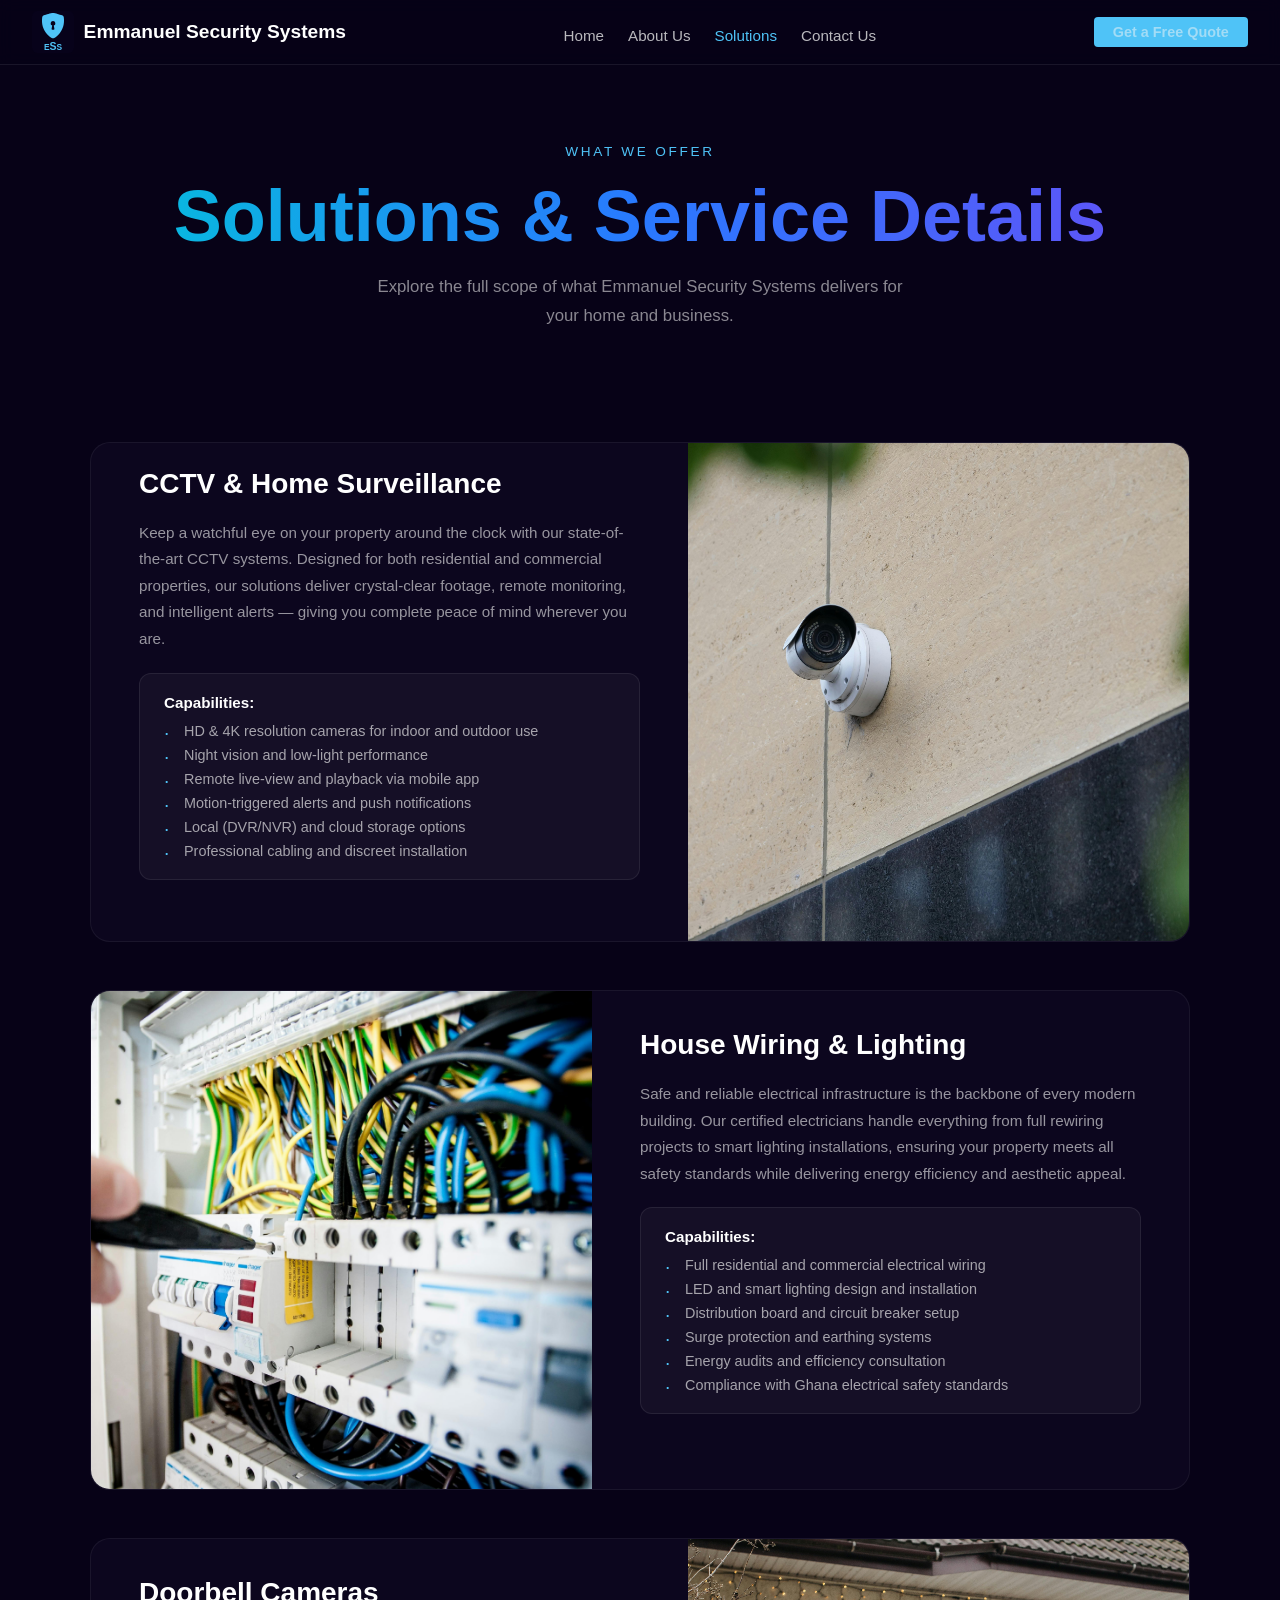
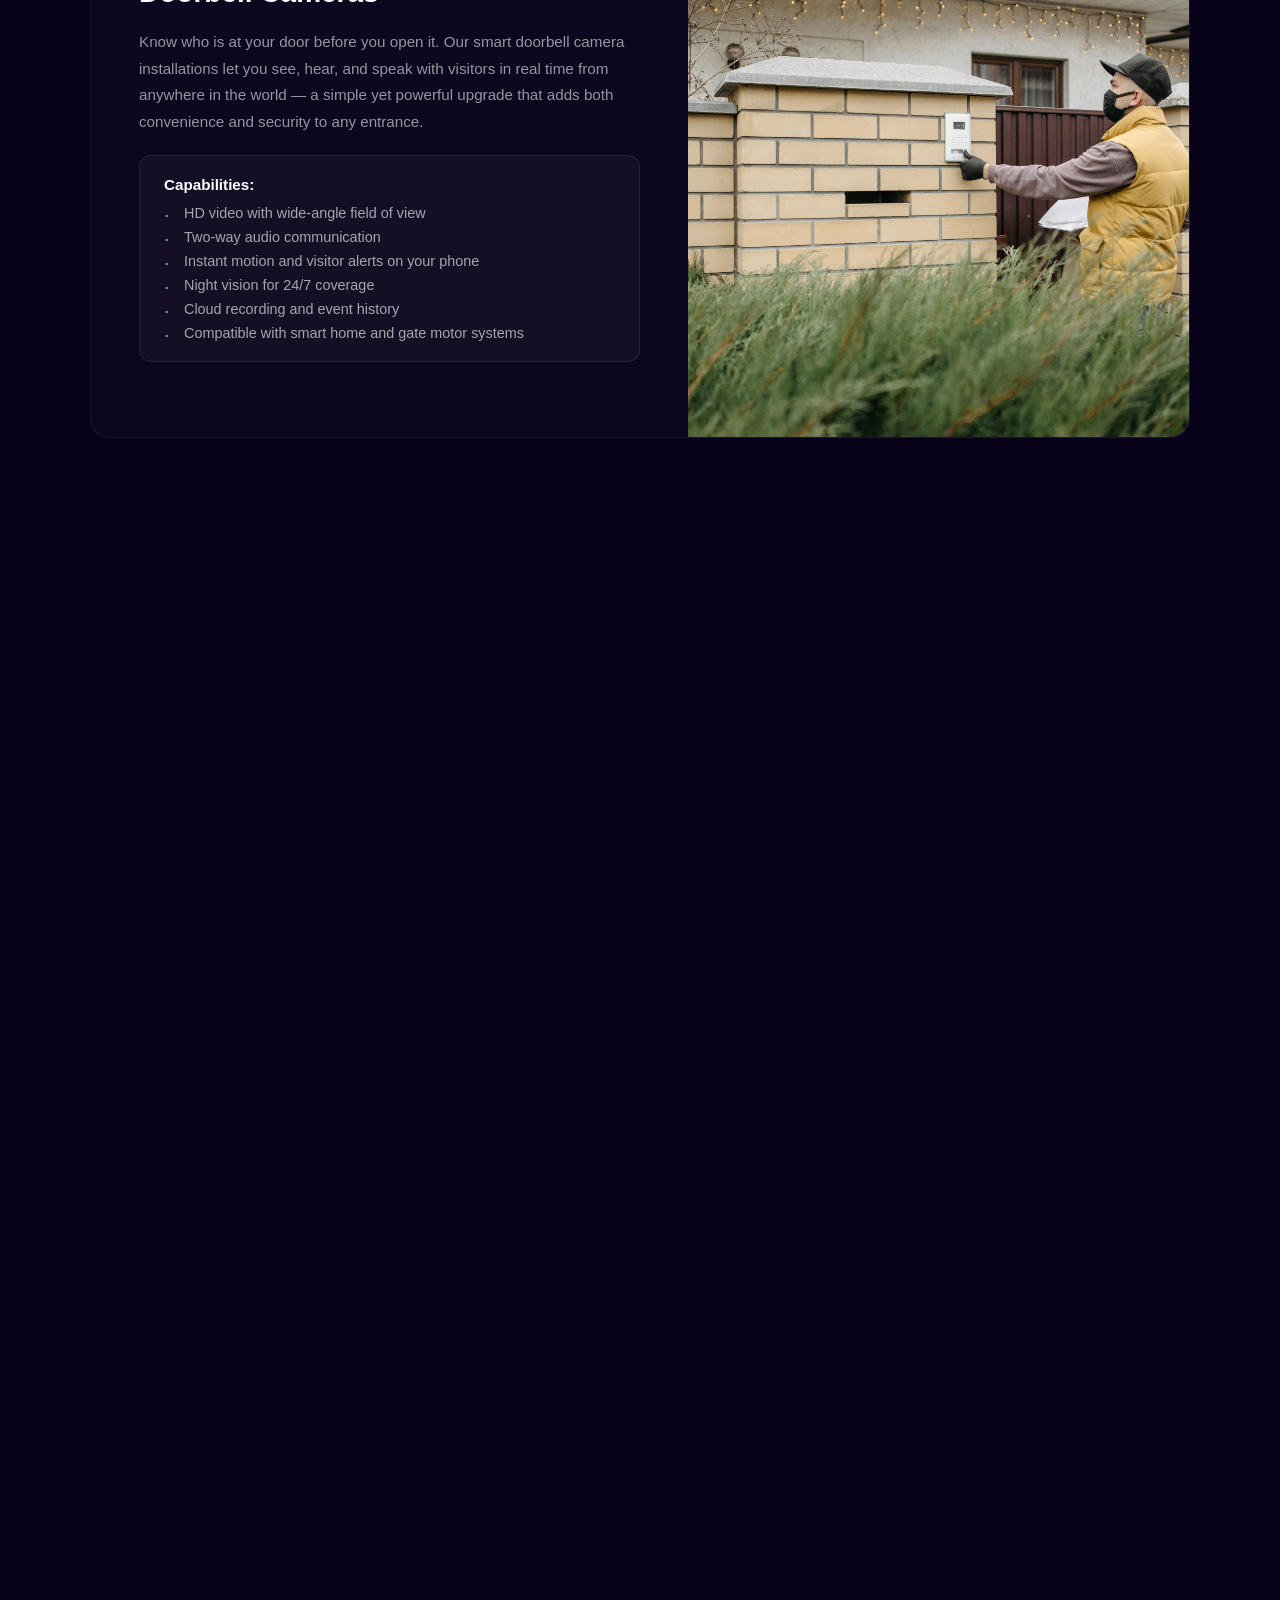
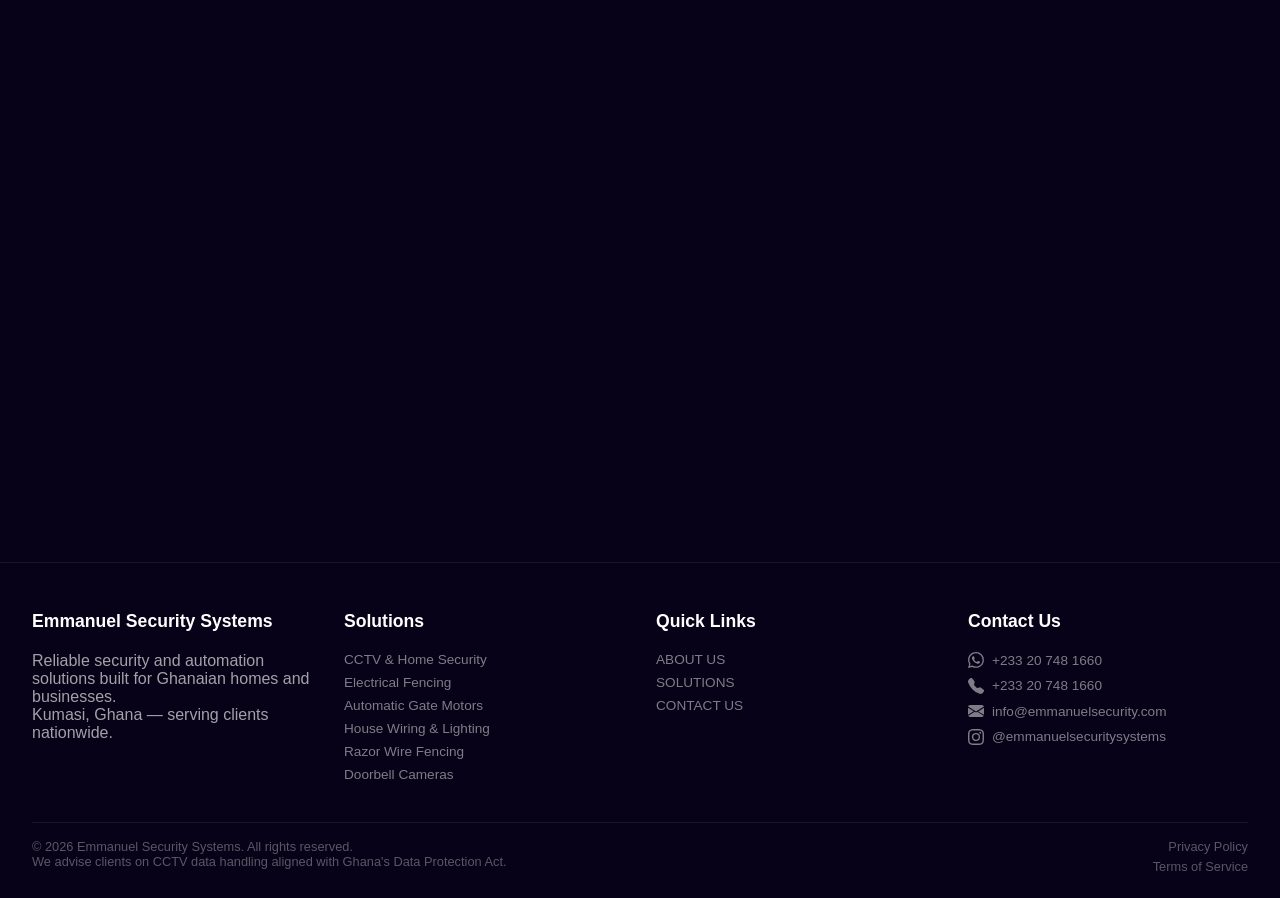
<file: html/service-details.html>
<!DOCTYPE html>
<html lang="en">
<head>
    <meta charset="UTF-8">
    <meta name="viewport" content="width=device-width, initial-scale=1.0">
    <meta name="description" content="Detailed information on all security services offered by Emmanuel Security Systems.">
    <meta property="og:type" content="website">
    <meta property="og:title" content="Service Details - Emmanuel Security Systems">
    <meta property="og:description" content="Detailed information on all security services offered by Emmanuel Security Systems.">
    <meta property="og:image" content="https://emmanuelsecuritysystems.com/assets/camera/camera.jpg">
    <meta property="og:url" content="https://emmanuelsecuritysystems.com/html/service-details.html">
    <title>Service Details - Emmanuel Security Systems</title>
    <link rel="icon" type="image/svg+xml" href="../assets/favicon.svg">
    <link rel="preconnect" href="https://fonts.googleapis.com">
    <link rel="preconnect" href="https://fonts.gstatic.com" crossorigin>
    <link href="https://fonts.googleapis.com/css2?family=Poppins:wght@400;600;800&display=swap" rel="stylesheet">
    <link rel="stylesheet" href="../css/service-details.css">
</head>
<body>

    <!-- ========== HEADER / NAV ========== -->
    <header class="site-header">
        <div class="header-inner">
            <a href="index.html" class="site-brand">
                <img src="../assets/favicon.svg" class="site-logo" alt="ESS">
                <h1 class="site-title">Emmanuel Security Systems</h1>
            </a>
            <nav class="main-nav" aria-label="Main navigation">
                <ul>
                    <li><a href="index.html">Home</a></li>
                    <li><a href="about-us.html">About Us</a></li>
                    <li><a href="service-details.html" class="active">Solutions</a></li>
                    <li><a href="contact-us.html">Contact Us</a></li>
                </ul>
            </nav>
            <a href="about-us.html#quote-form" class="btn-quote">Get a Free Quote</a>
            <button class="hamburger" aria-label="Open menu" aria-expanded="false">
                <span></span>
                <span></span>
                <span></span>
            </button>
        </div>
    </header>

    <main>

        <!-- Hero -->
        <section class="details-hero">
            <p class="hero-label">What We Offer</p>
            <h1 class="hero-title">Solutions & Service Details</h1>
            <p class="hero-sub">Explore the full scope of what Emmanuel Security Systems delivers for your home and business.</p>
        </section>

        <!-- ── CCTV ── -->
        <section class="service-section" id="cctv">
            <div class="service-text">
                <h2 class="service-title">CCTV & Home Surveillance</h2>
                <p class="service-desc">Keep a watchful eye on your property around the clock with our state-of-the-art CCTV systems. Designed for both residential and commercial properties, our solutions deliver crystal-clear footage, remote monitoring, and intelligent alerts — giving you complete peace of mind wherever you are.</p>
                <div class="capabilities-box">
                    <h3>Capabilities:</h3>
                    <ul>
                        <li>HD & 4K resolution cameras for indoor and outdoor use</li>
                        <li>Night vision and low-light performance</li>
                        <li>Remote live-view and playback via mobile app</li>
                        <li>Motion-triggered alerts and push notifications</li>
                        <li>Local (DVR/NVR) and cloud storage options</li>
                        <li>Professional cabling and discreet installation</li>
                    </ul>
                </div>
                <a href="about-us.html#quote-form" class="service-cta">Request a Quote &rarr;</a>
            </div>
            <div class="service-img-wrap">
                <img src="../assets/camera/camera.jpg" alt="CCTV Surveillance" class="service-img">
            </div>
        </section>

        <!-- ── House Wiring ── -->
        <section class="service-section reverse" id="wiring">
            <div class="service-text">
                <h2 class="service-title">House Wiring & Lighting</h2>
                <p class="service-desc">Safe and reliable electrical infrastructure is the backbone of every modern building. Our certified electricians handle everything from full rewiring projects to smart lighting installations, ensuring your property meets all safety standards while delivering energy efficiency and aesthetic appeal.</p>
                <div class="capabilities-box">
                    <h3>Capabilities:</h3>
                    <ul>
                        <li>Full residential and commercial electrical wiring</li>
                        <li>LED and smart lighting design and installation</li>
                        <li>Distribution board and circuit breaker setup</li>
                        <li>Surge protection and earthing systems</li>
                        <li>Energy audits and efficiency consultation</li>
                        <li>Compliance with Ghana electrical safety standards</li>
                    </ul>
                </div>
                <a href="about-us.html#quote-form" class="service-cta">Request a Quote &rarr;</a>
            </div>
            <div class="service-img-wrap">
                <img src="../assets/house_wiring/house_wiring.jpg" alt="House Wiring" class="service-img">
            </div>
        </section>

        <!-- ── Doorbell Cameras ── -->
        <section class="service-section" id="doorbell">
            <div class="service-text">
                <h2 class="service-title">Doorbell Cameras</h2>
                <p class="service-desc">Know who is at your door before you open it. Our smart doorbell camera installations let you see, hear, and speak with visitors in real time from anywhere in the world — a simple yet powerful upgrade that adds both convenience and security to any entrance.</p>
                <div class="capabilities-box">
                    <h3>Capabilities:</h3>
                    <ul>
                        <li>HD video with wide-angle field of view</li>
                        <li>Two-way audio communication</li>
                        <li>Instant motion and visitor alerts on your phone</li>
                        <li>Night vision for 24/7 coverage</li>
                        <li>Cloud recording and event history</li>
                        <li>Compatible with smart home and gate motor systems</li>
                    </ul>
                </div>
                <a href="about-us.html#quote-form" class="service-cta">Request a Quote &rarr;</a>
            </div>
            <div class="service-img-wrap">
                <img src="../assets/Doorbell/door_camera_with_man.jpg" alt="Doorbell Camera" class="service-img">
            </div>
        </section>

        <!-- ── Electrical Fencing ── -->
        <section class="service-section reverse" id="electric-fence">
            <div class="service-text">
                <h2 class="service-title">Electrical Fencing</h2>
                <p class="service-desc">Establish a powerful perimeter deterrent with our professionally installed electric fence systems. Designed to deliver a safe but effective shock to intruders while triggering an alarm, electric fences are the first line of defence for homes, factories, and institutional compounds across Ghana.</p>
                <div class="capabilities-box">
                    <h3>Capabilities:</h3>
                    <ul>
                        <li>High-voltage, low-impedance energizer systems</li>
                        <li>Integrated alarm for instant breach notification</li>
                        <li>Solar-powered and mains-powered options</li>
                        <li>Stainless and galvanized wire configurations</li>
                        <li>Zone monitoring and remote control panel</li>
                        <li>Routine maintenance and inspection packages</li>
                    </ul>
                </div>
                <a href="about-us.html#quote-form" class="service-cta">Request a Quote &rarr;</a>
            </div>
            <div class="service-img-wrap">
                <img src="../assets/electric_fence/electrical-fence.jpeg" alt="Electrical Fencing" class="service-img">
            </div>
        </section>

        <!-- ── Razor Wire ── -->
        <section class="service-section" id="razor-wire">
            <div class="service-text">
                <h2 class="service-title">Razor Wire Fencing</h2>
                <p class="service-desc">Add a formidable physical barrier to walls, gates, and perimeters with our razor wire installations. Razor wire is one of the most cost-effective and highly visible deterrents available — making unauthorized entry extremely difficult while clearly signalling that your property is protected.</p>
                <div class="capabilities-box">
                    <h3>Capabilities:</h3>
                    <ul>
                        <li>Concertina and flat-wrap razor wire options</li>
                        <li>Hot-dipped galvanized steel for corrosion resistance</li>
                        <li>Wall-top, fence-top, and stand-alone configurations</li>
                        <li>Custom heights and densities for different security levels</li>
                        <li>Rapid installation with minimal site disruption</li>
                        <li>Compatible with electrical fence add-ons</li>
                    </ul>
                </div>
                <a href="about-us.html#quote-form" class="service-cta">Request a Quote &rarr;</a>
            </div>
            <div class="service-img-wrap">
                <img src="../assets/razor_fence/razor_fence.jpg" alt="Razor Wire" class="service-img">
            </div>
        </section>

        <!-- ── Gate Motor ── -->
        <section class="service-section reverse" id="gate-motor">
            <div class="service-text">
                <h2 class="service-title">Automatic Gate Motor</h2>
                <p class="service-desc">Control access to your property with elegance and ease. Our automatic gate motor installations bring convenience, security, and curb appeal together in one smart system. Whether for a residential driveway or a commercial entrance, we supply and install motors built for the Ghanaian climate.</p>
                <div class="capabilities-box">
                    <h3>Capabilities:</h3>
                    <ul>
                        <li>Swing and sliding gate motor installations</li>
                        <li>Remote control and keypad access</li>
                        <li>Intercom and video intercom integration</li>
                        <li>Safety obstacle-detection sensors</li>
                        <li>Battery backup for power outages</li>
                        <li>Smart app control and access logging</li>
                    </ul>
                </div>
                <a href="about-us.html#quote-form" class="service-cta">Request a Quote &rarr;</a>
            </div>
            <div class="service-img-wrap">
                <img src="../assets/Gate/Gate.jpeg" alt="Gate Motor" class="service-img">
            </div>
        </section>

    </main>

    <!-- ========== FOOTER ========== -->
    <footer class="site-footer">
        <div class="footer-top">

            <div class="footer-brand">
                <h2 class="footer-logo footer-col-headings">Emmanuel Security Systems</h2>
                <p>Reliable security and automation solutions built for Ghanaian homes and businesses.</p>
                <p>Kumasi, Ghana &mdash; serving clients nationwide.</p>
            </div>

            <div class="footer-col">
                <h3 class="footer-col-headings">Solutions</h3>
                <ul>
                    <li><a href="service-details.html#cctv">CCTV & Home Security</a></li>
                    <li><a href="service-details.html#electric-fence">Electrical Fencing</a></li>
                    <li><a href="service-details.html#gate-motor">Automatic Gate Motors</a></li>
                    <li><a href="service-details.html#wiring">House Wiring & Lighting</a></li>
                    <li><a href="service-details.html#razor-wire">Razor Wire Fencing</a></li>
                    <li><a href="service-details.html#doorbell">Doorbell Cameras</a></li>
                </ul>
            </div>

            <div class="footer-col">
                <h3 class="footer-col-headings">Quick Links</h3>
                <ul>
                    <li><a href="about-us.html">ABOUT US</a></li>
                    <li><a href="service-details.html">SOLUTIONS</a></li>
                    <li><a href="contact-us.html">CONTACT US</a></li>
                </ul>
            </div>

            <div class="footer-col footer-contact">
                <h3 class="footer-col-headings">Contact Us</h3>
                <ul>
                    <li>
                        <svg xmlns="http://www.w3.org/2000/svg" width="16" height="16" fill="currentColor" class="contact-icon bi bi-whatsapp" viewBox="0 0 16 16">
                            <path d="M13.601 2.326A7.85 7.85 0 0 0 7.994 0C3.627 0 .068 3.558.064 7.926c0 1.399.366 2.76 1.057 3.965L0 16l4.204-1.102a7.9 7.9 0 0 0 3.79.965h.004c4.368 0 7.926-3.558 7.93-7.93A7.9 7.9 0 0 0 13.6 2.326zM7.994 14.521a6.6 6.6 0 0 1-3.356-.92l-.24-.144-2.494.654.666-2.433-.156-.251a6.56 6.56 0 0 1-1.007-3.505c0-3.626 2.957-6.584 6.591-6.584a6.56 6.56 0 0 1 4.66 1.931 6.56 6.56 0 0 1 1.928 4.66c-.004 3.639-2.961 6.592-6.592 6.592m3.615-4.934c-.197-.099-1.17-.578-1.353-.646-.182-.065-.315-.099-.445.099-.133.197-.513.646-.627.775-.114.133-.232.148-.43.05-.197-.1-.836-.308-1.592-.985-.59-.525-.985-1.175-1.103-1.372-.114-.198-.011-.304.088-.403.087-.088.197-.232.296-.346.1-.114.133-.198.198-.33.065-.134.034-.248-.015-.347-.05-.099-.445-1.076-.612-1.47-.16-.389-.323-.335-.445-.34-.114-.007-.247-.007-.38-.007a.73.73 0 0 0-.529.247c-.182.198-.691.677-.691 1.654s.71 1.916.81 2.049c.098.133 1.394 2.132 3.383 2.992.47.205.84.326 1.129.418.475.152.904.129 1.246.08.38-.058 1.171-.48 1.338-.943.164-.464.164-.86.114-.943-.049-.084-.182-.133-.38-.232"/>
                        </svg>
                        <a href="https://wa.me/233207481660">+233 20 748 1660</a>
                    </li>
                    <li>
                        <svg xmlns="http://www.w3.org/2000/svg" width="16" height="16" fill="currentColor" class="contact-icon bi bi-telephone-fill" viewBox="0 0 16 16">
                            <path fill-rule="evenodd" d="M1.885.511a1.745 1.745 0 0 1 2.61.163L6.29 2.98c.329.423.445.974.315 1.494l-.547 2.19a.68.68 0 0 0 .178.643l2.457 2.457a.68.68 0 0 0 .644.178l2.189-.547a1.75 1.75 0 0 1 1.494.315l2.306 1.794c.829.645.905 1.87.163 2.611l-1.034 1.034c-.74.74-1.846 1.065-2.877.702a18.6 18.6 0 0 1-7.01-4.42 18.6 18.6 0 0 1-4.42-7.009c-.362-1.03-.037-2.137.703-2.877z"/>
                        </svg>
                        <a href="tel:+233207481660">+233 20 748 1660</a>
                    </li>
                    <li>
                        <svg xmlns="http://www.w3.org/2000/svg" width="16" height="16" fill="currentColor" class="contact-icon bi bi-envelope-fill" viewBox="0 0 16 16">
                            <path d="M.05 3.555A2 2 0 0 1 2 2h12a2 2 0 0 1 1.95 1.555L8 8.414zM0 4.697v7.104l5.803-3.558zM6.761 8.83l-6.57 4.027A2 2 0 0 0 2 14h12a2 2 0 0 0 1.808-1.144l-6.57-4.027L8 9.586zm3.436-.311L16 11.801V4.697z"/>
                        </svg>
                        <a href="mailto:info@emmanuelsecurity.com">info@emmanuelsecurity.com</a>
                    </li>
                    <li>
                        <svg xmlns="http://www.w3.org/2000/svg" width="16" height="16" fill="currentColor" class="contact-icon bi bi-instagram" viewBox="0 0 16 16">
                            <path d="M8 0C5.829 0 5.556.01 4.703.048 3.85.088 3.269.222 2.76.42a3.9 3.9 0 0 0-1.417.923A3.9 3.9 0 0 0 .42 2.76C.222 3.268.087 3.85.048 4.7.01 5.555 0 5.827 0 8.001c0 2.172.01 2.444.048 3.297.04.852.174 1.433.372 1.942.205.526.478.972.923 1.417.444.445.89.719 1.416.923.51.198 1.09.333 1.942.372C5.555 15.99 5.827 16 8 16s2.444-.01 3.298-.048c.851-.04 1.434-.174 1.943-.372a3.9 3.9 0 0 0 1.416-.923c.445-.445.718-.891.923-1.417.197-.509.332-1.09.372-1.942C15.99 10.445 16 10.173 16 8s-.01-2.445-.048-3.299c-.04-.851-.175-1.433-.372-1.941a3.9 3.9 0 0 0-.923-1.417A3.9 3.9 0 0 0 13.24.42c-.51-.198-1.092-.333-1.943-.372C10.443.01 10.172 0 7.998 0zm-.717 1.442h.718c2.136 0 2.389.007 3.232.046.78.035 1.204.166 1.486.275.373.145.64.319.92.599s.453.546.598.92c.11.281.24.705.275 1.485.039.843.047 1.096.047 3.231s-.008 2.389-.047 3.232c-.035.78-.166 1.203-.275 1.485a2.5 2.5 0 0 1-.599.919c-.28.28-.546.453-.92.598-.28.11-.704.24-1.485.276-.843.038-1.096.047-3.232.047s-2.39-.009-3.233-.047c-.78-.036-1.203-.166-1.485-.276a2.5 2.5 0 0 1-.92-.598 2.5 2.5 0 0 1-.6-.92c-.109-.281-.24-.705-.275-1.485-.038-.843-.046-1.096-.046-3.233s.008-2.388.046-3.231c.036-.78.166-1.204.276-1.486.145-.373.319-.64.599-.92s.546-.453.92-.598c.282-.11.705-.24 1.485-.276.738-.034 1.024-.044 2.515-.045zm4.988 1.328a.96.96 0 1 0 0 1.92.96.96 0 0 0 0-1.92m-4.27 1.122a4.109 4.109 0 1 0 0 8.217 4.109 4.109 0 0 0 0-8.217m0 1.441a2.667 2.667 0 1 1 0 5.334 2.667 2.667 0 0 1 0-5.334"/>
                        </svg>
                        <a href="https://instagram.com/dawsonkwasi">@emmanuelsecuritysystems</a>
                    </li>
                </ul>
            </div>

        </div>

        <div class="footer-bottom">
            <div class="footer-bottom-left">
                <p>&copy; 2026 Emmanuel Security Systems. All rights reserved.</p>
                <p class="footer-note">We advise clients on CCTV data handling aligned with Ghana's Data Protection Act.</p>
            </div>
            <div class="footer-bottom-right">
                <div class="footer-legal">
                    <p><a href="privacy-policy.html">Privacy Policy</a></p>
                    <p><a href="terms-of-service.html">Terms of Service</a></p>
                </div>
            </div>
        </div>

    </footer>

    <script src="../js/nav.js"></script>
    <script>
        const observer = new IntersectionObserver((entries) => {
            entries.forEach(entry => {
                if (entry.isIntersecting) {
                    entry.target.classList.add('visible');
                    observer.unobserve(entry.target);
                }
            });
        }, { threshold: 0.12 });

        document.querySelectorAll('.service-section').forEach(s => observer.observe(s));
    </script>
</body>
</html>
</file>
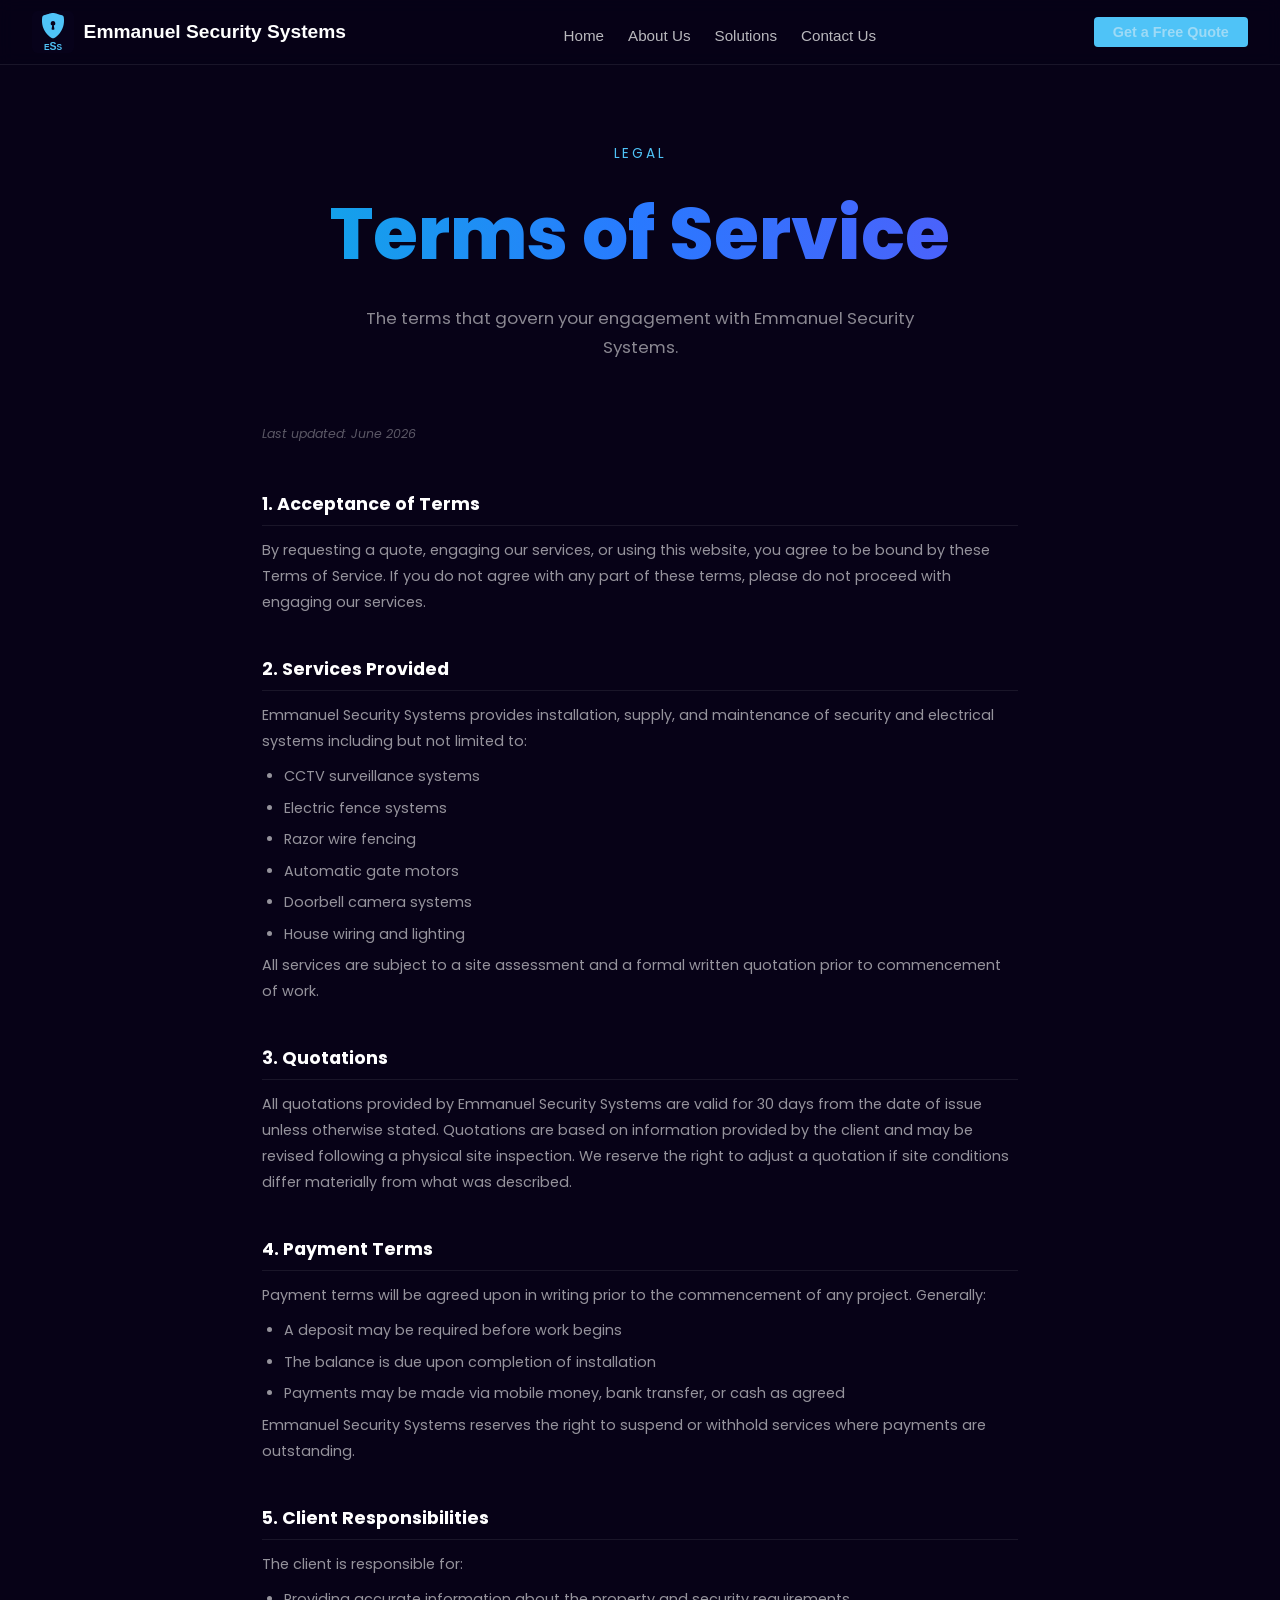
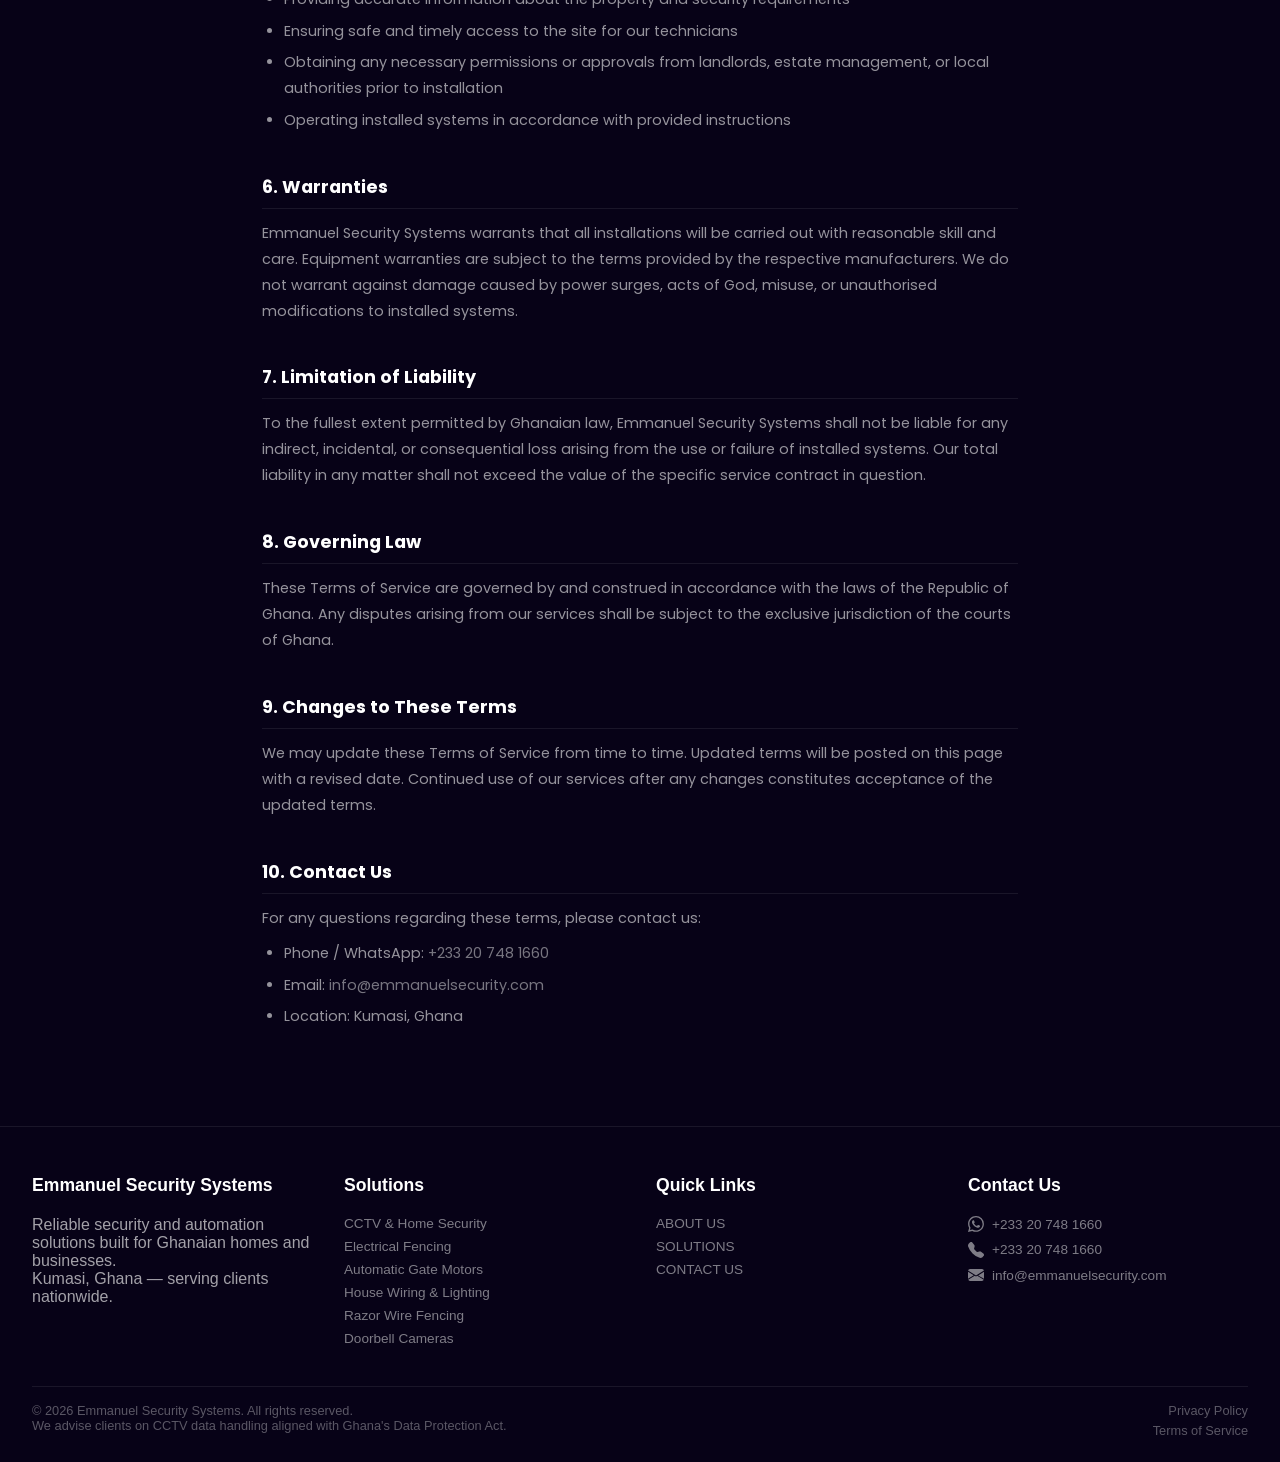
<file: html/terms-of-service.html>
<!DOCTYPE html>
<html lang="en">
<head>
    <meta charset="UTF-8">
    <meta name="viewport" content="width=device-width, initial-scale=1.0">
    <meta name="description" content="Terms of Service for Emmanuel Security Systems — the terms that govern our services and your relationship with us.">
    <meta property="og:type" content="website">
    <meta property="og:title" content="Terms of Service - Emmanuel Security Systems">
    <meta property="og:description" content="Terms of Service for Emmanuel Security Systems — the terms that govern our services and your relationship with us.">
    <meta property="og:image" content="https://emmanuelsecuritysystems.com/assets/camera/camera.jpg">
    <meta property="og:url" content="https://emmanuelsecuritysystems.com/html/terms-of-service.html">
    <title>Terms of Service - Emmanuel Security Systems</title>
    <link rel="icon" type="image/svg+xml" href="../assets/favicon.svg">
    <link rel="preconnect" href="https://fonts.googleapis.com">
    <link rel="preconnect" href="https://fonts.gstatic.com" crossorigin>
    <link href="https://fonts.googleapis.com/css2?family=Poppins:wght@400;600;800&display=swap" rel="stylesheet">
    <link rel="stylesheet" href="../css/legal.css">
</head>
<body>

    <!-- ========== HEADER / NAV ========== -->
    <header class="site-header">
        <div class="header-inner">
            <a href="index.html" class="site-brand">
                <img src="../assets/favicon.svg" class="site-logo" alt="ESS">
                <h1 class="site-title">Emmanuel Security Systems</h1>
            </a>
            <nav class="main-nav" aria-label="Main navigation">
                <ul>
                    <li><a href="index.html">Home</a></li>
                    <li><a href="about-us.html">About Us</a></li>
                    <li><a href="service-details.html">Solutions</a></li>
                    <li><a href="contact-us.html">Contact Us</a></li>
                </ul>
            </nav>
            <a href="about-us.html#quote-form" class="btn-quote">Get a Free Quote</a>
            <button class="hamburger" aria-label="Open menu" aria-expanded="false">
                <span></span>
                <span></span>
                <span></span>
            </button>
        </div>
    </header>

    <main>

        <section class="legal-hero">
            <p class="hero-label">Legal</p>
            <h1 class="hero-title">Terms of Service</h1>
            <p class="hero-sub">The terms that govern your engagement with Emmanuel Security Systems.</p>
        </section>

        <div class="legal-content">
            <p class="legal-meta">Last updated: June 2026</p>

            <div class="legal-section">
                <h2>1. Acceptance of Terms</h2>
                <p>By requesting a quote, engaging our services, or using this website, you agree to be bound by these Terms of Service. If you do not agree with any part of these terms, please do not proceed with engaging our services.</p>
            </div>

            <div class="legal-section">
                <h2>2. Services Provided</h2>
                <p>Emmanuel Security Systems provides installation, supply, and maintenance of security and electrical systems including but not limited to:</p>
                <ul>
                    <li>CCTV surveillance systems</li>
                    <li>Electric fence systems</li>
                    <li>Razor wire fencing</li>
                    <li>Automatic gate motors</li>
                    <li>Doorbell camera systems</li>
                    <li>House wiring and lighting</li>
                </ul>
                <p>All services are subject to a site assessment and a formal written quotation prior to commencement of work.</p>
            </div>

            <div class="legal-section">
                <h2>3. Quotations</h2>
                <p>All quotations provided by Emmanuel Security Systems are valid for 30 days from the date of issue unless otherwise stated. Quotations are based on information provided by the client and may be revised following a physical site inspection. We reserve the right to adjust a quotation if site conditions differ materially from what was described.</p>
            </div>

            <div class="legal-section">
                <h2>4. Payment Terms</h2>
                <p>Payment terms will be agreed upon in writing prior to the commencement of any project. Generally:</p>
                <ul>
                    <li>A deposit may be required before work begins</li>
                    <li>The balance is due upon completion of installation</li>
                    <li>Payments may be made via mobile money, bank transfer, or cash as agreed</li>
                </ul>
                <p>Emmanuel Security Systems reserves the right to suspend or withhold services where payments are outstanding.</p>
            </div>

            <div class="legal-section">
                <h2>5. Client Responsibilities</h2>
                <p>The client is responsible for:</p>
                <ul>
                    <li>Providing accurate information about the property and security requirements</li>
                    <li>Ensuring safe and timely access to the site for our technicians</li>
                    <li>Obtaining any necessary permissions or approvals from landlords, estate management, or local authorities prior to installation</li>
                    <li>Operating installed systems in accordance with provided instructions</li>
                </ul>
            </div>

            <div class="legal-section">
                <h2>6. Warranties</h2>
                <p>Emmanuel Security Systems warrants that all installations will be carried out with reasonable skill and care. Equipment warranties are subject to the terms provided by the respective manufacturers. We do not warrant against damage caused by power surges, acts of God, misuse, or unauthorised modifications to installed systems.</p>
            </div>

            <div class="legal-section">
                <h2>7. Limitation of Liability</h2>
                <p>To the fullest extent permitted by Ghanaian law, Emmanuel Security Systems shall not be liable for any indirect, incidental, or consequential loss arising from the use or failure of installed systems. Our total liability in any matter shall not exceed the value of the specific service contract in question.</p>
            </div>

            <div class="legal-section">
                <h2>8. Governing Law</h2>
                <p>These Terms of Service are governed by and construed in accordance with the laws of the Republic of Ghana. Any disputes arising from our services shall be subject to the exclusive jurisdiction of the courts of Ghana.</p>
            </div>

            <div class="legal-section">
                <h2>9. Changes to These Terms</h2>
                <p>We may update these Terms of Service from time to time. Updated terms will be posted on this page with a revised date. Continued use of our services after any changes constitutes acceptance of the updated terms.</p>
            </div>

            <div class="legal-section">
                <h2>10. Contact Us</h2>
                <p>For any questions regarding these terms, please contact us:</p>
                <ul>
                    <li>Phone / WhatsApp: <a href="https://wa.me/233207481660">+233 20 748 1660</a></li>
                    <li>Email: <a href="mailto:info@emmanuelsecurity.com">info@emmanuelsecurity.com</a></li>
                    <li>Location: Kumasi, Ghana</li>
                </ul>
            </div>
        </div>

    </main>

    <!-- ========== FOOTER ========== -->
    <footer class="site-footer">
        <div class="footer-top">

            <div class="footer-brand">
                <h2 class="footer-logo footer-col-headings">Emmanuel Security Systems</h2>
                <p>Reliable security and automation solutions built for Ghanaian homes and businesses.</p>
                <p>Kumasi, Ghana &mdash; serving clients nationwide.</p>
            </div>

            <div class="footer-col">
                <h3 class="footer-col-headings">Solutions</h3>
                <ul>
                    <li><a href="service-details.html#cctv">CCTV &amp; Home Security</a></li>
                    <li><a href="service-details.html#electric-fence">Electrical Fencing</a></li>
                    <li><a href="service-details.html#gate-motor">Automatic Gate Motors</a></li>
                    <li><a href="service-details.html#wiring">House Wiring &amp; Lighting</a></li>
                    <li><a href="service-details.html#razor-wire">Razor Wire Fencing</a></li>
                    <li><a href="service-details.html#doorbell">Doorbell Cameras</a></li>
                </ul>
            </div>

            <div class="footer-col">
                <h3 class="footer-col-headings">Quick Links</h3>
                <ul>
                    <li><a href="about-us.html">ABOUT US</a></li>
                    <li><a href="service-details.html">SOLUTIONS</a></li>
                    <li><a href="contact-us.html">CONTACT US</a></li>
                </ul>
            </div>

            <div class="footer-col footer-contact">
                <h3 class="footer-col-headings">Contact Us</h3>
                <ul>
                    <li>
                        <svg xmlns="http://www.w3.org/2000/svg" width="16" height="16" fill="currentColor" class="contact-icon" viewBox="0 0 16 16">
                            <path d="M13.601 2.326A7.85 7.85 0 0 0 7.994 0C3.627 0 .068 3.558.064 7.926c0 1.399.366 2.76 1.057 3.965L0 16l4.204-1.102a7.9 7.9 0 0 0 3.79.965h.004c4.368 0 7.926-3.558 7.93-7.93A7.9 7.9 0 0 0 13.6 2.326zM7.994 14.521a6.6 6.6 0 0 1-3.356-.92l-.24-.144-2.494.654.666-2.433-.156-.251a6.56 6.56 0 0 1-1.007-3.505c0-3.626 2.957-6.584 6.591-6.584a6.56 6.56 0 0 1 4.66 1.931 6.56 6.56 0 0 1 1.928 4.66c-.004 3.639-2.961 6.592-6.592 6.592m3.615-4.934c-.197-.099-1.17-.578-1.353-.646-.182-.065-.315-.099-.445.099-.133.197-.513.646-.627.775-.114.133-.232.148-.43.05-.197-.1-.836-.308-1.592-.985-.59-.525-.985-1.175-1.103-1.372-.114-.198-.011-.304.088-.403.087-.088.197-.232.296-.346.1-.114.133-.198.198-.33.065-.134.034-.248-.015-.347-.05-.099-.445-1.076-.612-1.47-.16-.389-.323-.335-.445-.34-.114-.007-.247-.007-.38-.007a.73.73 0 0 0-.529.247c-.182.198-.691.677-.691 1.654s.71 1.916.81 2.049c.098.133 1.394 2.132 3.383 2.992.47.205.84.326 1.129.418.475.152.904.129 1.246.08.38-.058 1.171-.48 1.338-.943.164-.464.164-.86.114-.943-.049-.084-.182-.133-.38-.232"/>
                        </svg>
                        <a href="https://wa.me/233207481660">+233 20 748 1660</a>
                    </li>
                    <li>
                        <svg xmlns="http://www.w3.org/2000/svg" width="16" height="16" fill="currentColor" class="contact-icon" viewBox="0 0 16 16">
                            <path fill-rule="evenodd" d="M1.885.511a1.745 1.745 0 0 1 2.61.163L6.29 2.98c.329.423.445.974.315 1.494l-.547 2.19a.68.68 0 0 0 .178.643l2.457 2.457a.68.68 0 0 0 .644.178l2.189-.547a1.75 1.75 0 0 1 1.494.315l2.306 1.794c.829.645.905 1.87.163 2.611l-1.034 1.034c-.74.74-1.846 1.065-2.877.702a18.6 18.6 0 0 1-7.01-4.42 18.6 18.6 0 0 1-4.42-7.009c-.362-1.03-.037-2.137.703-2.877z"/>
                        </svg>
                        <a href="tel:+233207481660">+233 20 748 1660</a>
                    </li>
                    <li>
                        <svg xmlns="http://www.w3.org/2000/svg" width="16" height="16" fill="currentColor" class="contact-icon" viewBox="0 0 16 16">
                            <path d="M.05 3.555A2 2 0 0 1 2 2h12a2 2 0 0 1 1.95 1.555L8 8.414zM0 4.697v7.104l5.803-3.558zM6.761 8.83l-6.57 4.027A2 2 0 0 0 2 14h12a2 2 0 0 0 1.808-1.144l-6.57-4.027L8 9.586zm3.436-.311L16 11.801V4.697z"/>
                        </svg>
                        <a href="mailto:info@emmanuelsecurity.com">info@emmanuelsecurity.com</a>
                    </li>
                </ul>
            </div>

        </div>

        <div class="footer-bottom">
            <div class="footer-bottom-left">
                <p>&copy; 2026 Emmanuel Security Systems. All rights reserved.</p>
                <p class="footer-note">We advise clients on CCTV data handling aligned with Ghana's Data Protection Act.</p>
            </div>
            <div class="footer-bottom-right">
                <div class="footer-legal">
                    <p><a href="privacy-policy.html">Privacy Policy</a></p>
                    <p><a href="terms-of-service.html">Terms of Service</a></p>
                </div>
            </div>
        </div>

    </footer>

    <script src="../js/nav.js"></script>
</body>
</html>
</file>
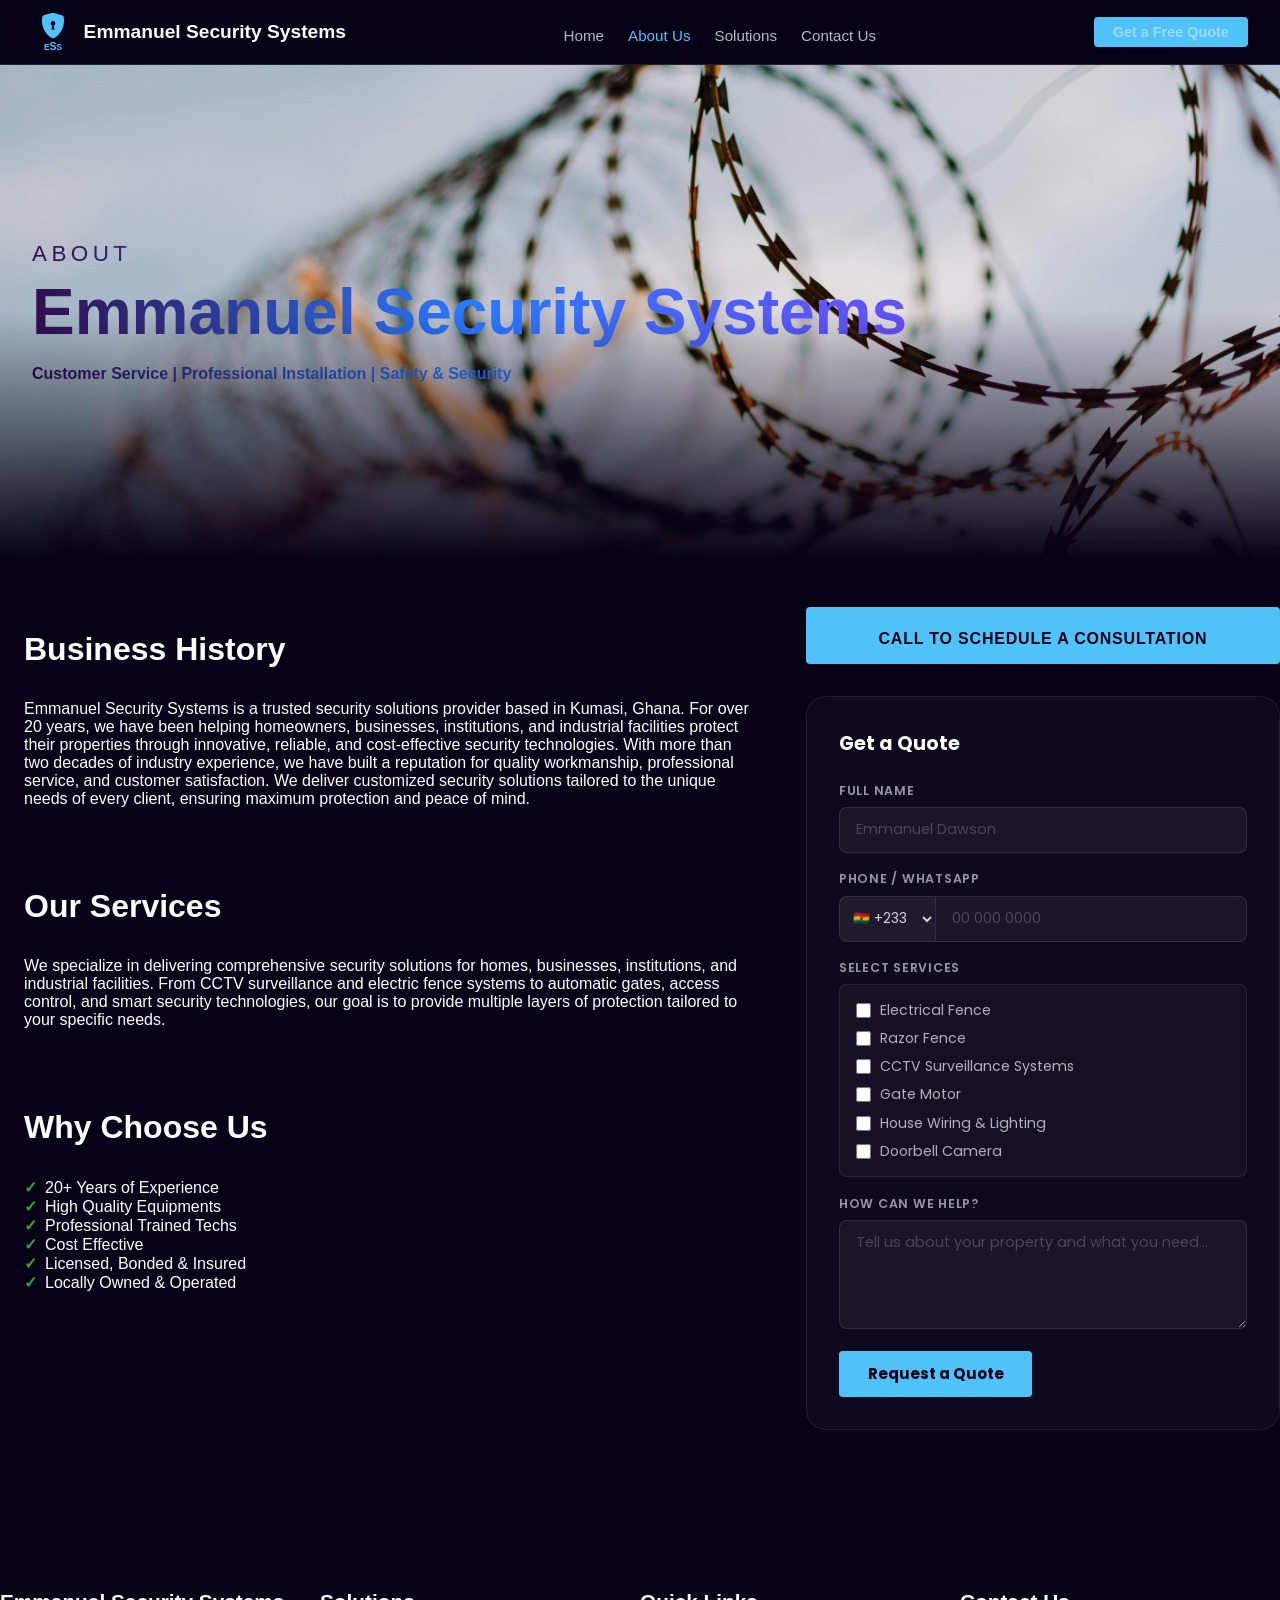
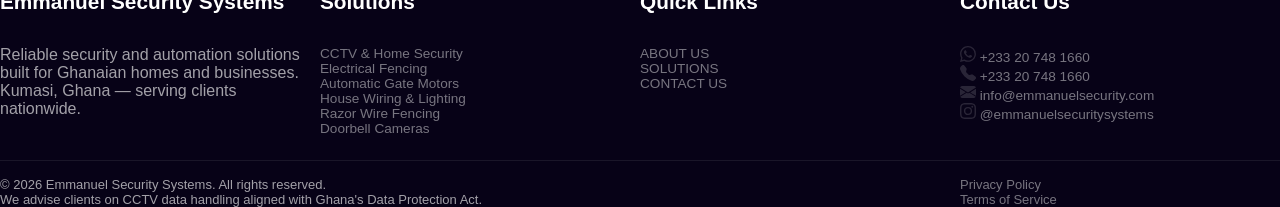
<file: frontend/pages/about-us.html>
<!DOCTYPE html>
<html lang="en">
<head>
    <meta charset="UTF-8">
    <meta name="viewport" content="width=device-width, initial-scale=1.0">
    <meta name="description" content="Emmanuel Security Systems delivers smart security services including CCTV, gate motors, electric fencing, and more across Ghana.">
    <meta property="og:type" content="website">
    <meta property="og:title" content="About Us - Emmanuel Security Systems">
    <meta property="og:description" content="Emmanuel Security Systems delivers smart security services including CCTV, gate motors, electric fencing, and more across Ghana.">
    <meta property="og:image" content="https://emmanuelsecuritysystems.com/assets/camera/camera.jpg">
    <meta property="og:url" content="https://emmanuelsecuritysystems.com/pages/about-us.html">
    <title>About Us - Emmanuel Security Systems</title>
    <link rel="icon" type="image/svg+xml" href="../assets/favicon.svg">
    <link rel="preconnect" href="https://fonts.googleapis.com">
    <link rel="preconnect" href="https://fonts.gstatic.com" crossorigin>
    <link href="https://fonts.googleapis.com/css2?family=Poppins:wght@400;600;800&display=swap" rel="stylesheet">
    <link rel="stylesheet" href="../css/about.css" />
</head>
<body>
        <!-- ========== HEADER / NAV ========== -->
        <header class="site-header">
            <div class="header-inner">
                <div class="site-brand">
                    <img src="../assets/favicon.svg" class="site-logo" alt="ESS">
                    <h1 class="site-title">Emmanuel Security Systems</h1>
                </div>
                <nav class="main-nav" aria-label="Main navigation">
                    <ul>
                        <li><a href="homepage.html">Home</a></li>
                        <li><a href="about-us.html" class="active">About Us</a></li>
                        <li><a href="service-details.html">Solutions</a></li>
                        <li><a href="contact-us.html">Contact Us</a></li>
                    </ul>
                </nav>
                <a href="about-us.html#quote-form" class="btn-quote">Get a Free Quote</a>
                <button class="hamburger" aria-label="Open menu" aria-expanded="false">
                    <span></span>
                    <span></span>
                    <span></span>
                </button>
            </div>
        </header>
        <main>
            

            <section class="about-hero">
                <img src="../assets/razor_fence/razor_fence.jpg" alt="Razor fence installation" class="about-hero-bg">
                <div class="about-hero-text">
                    <p class="about-label">About</p>
                    <h1>Emmanuel Security Systems</h1>
                    <h2 class="hero-body">Customer Service | Professional Installation | Safety & Security</h2>
                </div>
            </section>
            <div class="division">
                <div class="division-left">
                    <div class="division-section">
                        <h1 class="section-topics">Business History</h1>
                        <h2 class="section-details"> Emmanuel Security Systems is a trusted security solutions provider based in Kumasi, Ghana. For over 20 years, we have been helping homeowners, businesses, institutions, and industrial facilities protect their properties through innovative, reliable, and cost-effective security technologies.                   
                            With more than two decades of industry experience, we have built a reputation for quality workmanship, professional service, and customer satisfaction. We deliver customized security solutions tailored to the unique needs of every client, ensuring maximum protection and peace of mind.                            
                        </h2>
                    </div>
                    <div class="division-section">
                        <h1 class="section-topics">Our Services</h1>
                        <h2 class="section-details">
                            We specialize in delivering comprehensive security solutions for homes, businesses, institutions, and industrial facilities.
                             From CCTV surveillance and electric fence systems to automatic gates, access control, and smart security technologies, 
                             our goal is to provide multiple layers of protection tailored to your specific needs.
                         </h2>
                    </div>
                    <div class="division-section">
                        <h1 class="section-topics">Why Choose Us</h1>
                        <h2 class="section-details">
                            <ul>
                                <li>20+ Years of Experience</li>
                                <li>High Quality Equipments</li>
                                <li>Professional Trained Techs</li>
                                <li>Cost Effective</li>
                                <li>Licensed, Bonded & Insured</li>
                                <li>Locally Owned & Operated</li>
                            </ul>
                        </h2>
                    </div>
                </div>

                <div class="division-right">
                    <div class="division-cta">
                        <a href="contact-us.html">CALL TO SCHEDULE A CONSULTATION</a>
                    </div>
                    <div class="division-form" id="quote-form">
                        <h2 class="form-heading">Get a Quote</h2>
                        <form action="#" class="quote-form">
                            <div class="form-group">
                                <label for="username">Full Name</label>
                                <input type="text" id="username" name="username" placeholder="Emmanuel Dawson" required>
                            </div>
                            <div class="form-group">
                                <label for="phone_number">Phone / WhatsApp</label>
                                <div class="phone-input">
                                    <select name="country_code" id="country_code">
                                        <option value="+233">🇬🇭 +233</option>
                                        <option value="+1">🇺🇸 +1</option>
                                        <option value="+44">🇬🇧 +44</option>
                                        <option value="+234">🇳🇬 +234</option>
                                        <option value="+27">🇿🇦 +27</option>
                                        <option value="+254">🇰🇪 +254</option>
                                        <option value="+225">🇨🇮 +225</option>
                                        <option value="+221">🇸🇳 +221</option>
                                        <option value="+49">🇩🇪 +49</option>
                                        <option value="+33">🇫🇷 +33</option>
                                        <option value="+91">🇮🇳 +91</option>
                                        <option value="+86">🇨🇳 +86</option>
                                    </select>
                                    <input type="tel" id="phone_number" name="phone_number" placeholder="00 000 0000" inputmode="numeric" pattern="[0-9]*" oninput="this.value=this.value.replace(/\D/g,'')" required>
                                </div>
                            </div>
                            <div class="form-group">
                                <label>Select Services</label>
                                <div class="checkbox-list">
                                    <div class="checkbox-group">
                                        <input type="checkbox" id="item1" value="electrical_fence">
                                        <label for="item1">Electrical Fence</label>
                                    </div>
                                    <div class="checkbox-group">
                                        <input type="checkbox" id="item2" value="razor_fence">
                                        <label for="item2">Razor Fence</label>
                                    </div>
                                    <div class="checkbox-group">
                                        <input type="checkbox" id="item3" value="camera">
                                        <label for="item3">CCTV Surveillance Systems</label>
                                    </div>
                                    <div class="checkbox-group">
                                        <input type="checkbox" id="item4" value="gate_motor">
                                        <label for="item4">Gate Motor</label>
                                    </div>
                                    <div class="checkbox-group">
                                        <input type="checkbox" id="item5" value="house_wiring">
                                        <label for="item5">House Wiring &amp; Lighting</label>
                                    </div>
                                    <div class="checkbox-group">
                                        <input type="checkbox" id="item6" value="doorbell">
                                        <label for="item6">Doorbell Camera</label>
                                    </div>
                                </div>
                            </div>
                            <div class="form-group">
                                <label for="tell_us">How can we help?</label>
                                <textarea id="tell_us" name="tell_us" rows="4" placeholder="Tell us about your property and what you need..."></textarea>
                            </div>
                            <button type="submit" class="form-submit">Request a Quote</button>
                        </form>
                    </div>
                </div>
            </div>
        </main>
        <!-- ========== FOOTER ========== -->
    <footer class="site-footer">
        <div class="footer-top">

            <div class="footer-brand">
                <h2 class="footer-logo footer-col-headings">Emmanuel Security Systems</h2>
                <p>Reliable security and automation solutions built for Ghanaian homes and businesses.</p>
                <p>Kumasi, Ghana &mdash; serving clients nationwide.</p>
            </div>

            <div class="footer-col">
                <h3 class="footer-col-headings">Solutions</h3>
                <ul>
                    <li><a href="service-details.html#cctv">CCTV & Home Security</a></li>
                    <li><a href="service-details.html#electric-fence">Electrical Fencing</a></li>
                    <li><a href="service-details.html#gate-motor">Automatic Gate Motors</a></li>
                    <li><a href="service-details.html#wiring">House Wiring & Lighting</a></li>
                    <li><a href="service-details.html#razor-wire">Razor Wire Fencing</a></li>
                    <li><a href="service-details.html#doorbell">Doorbell Cameras</a></li>
                </ul>
            </div>

            <div class="footer-col">
                <h3 class="footer-col-headings">Quick Links</h3>
                <ul>
                    <li><a href="about-us.html">ABOUT US</a></li>
                    <li><a href="service-details.html">SOLUTIONS</a></li>
                    <li><a href="contact-us.html">CONTACT US</a></li>
                </ul>
            </div>

            <div class="footer-col footer-contact">
                <h3 class="footer-col-headings">Contact Us</h3>
                <ul>
                    <li>
                        <svg xmlns="http://www.w3.org/2000/svg" width="16" height="16" fill="currentColor" class="contact-icon bi bi-whatsapp" viewBox="0 0 16 16">
                            <path d="M13.601 2.326A7.85 7.85 0 0 0 7.994 0C3.627 0 .068 3.558.064 7.926c0 1.399.366 2.76 1.057 3.965L0 16l4.204-1.102a7.9 7.9 0 0 0 3.79.965h.004c4.368 0 7.926-3.558 7.93-7.93A7.9 7.9 0 0 0 13.6 2.326zM7.994 14.521a6.6 6.6 0 0 1-3.356-.92l-.24-.144-2.494.654.666-2.433-.156-.251a6.56 6.56 0 0 1-1.007-3.505c0-3.626 2.957-6.584 6.591-6.584a6.56 6.56 0 0 1 4.66 1.931 6.56 6.56 0 0 1 1.928 4.66c-.004 3.639-2.961 6.592-6.592 6.592m3.615-4.934c-.197-.099-1.17-.578-1.353-.646-.182-.065-.315-.099-.445.099-.133.197-.513.646-.627.775-.114.133-.232.148-.43.05-.197-.1-.836-.308-1.592-.985-.59-.525-.985-1.175-1.103-1.372-.114-.198-.011-.304.088-.403.087-.088.197-.232.296-.346.1-.114.133-.198.198-.33.065-.134.034-.248-.015-.347-.05-.099-.445-1.076-.612-1.47-.16-.389-.323-.335-.445-.34-.114-.007-.247-.007-.38-.007a.73.73 0 0 0-.529.247c-.182.198-.691.677-.691 1.654s.71 1.916.81 2.049c.098.133 1.394 2.132 3.383 2.992.47.205.84.326 1.129.418.475.152.904.129 1.246.08.38-.058 1.171-.48 1.338-.943.164-.464.164-.86.114-.943-.049-.084-.182-.133-.38-.232"/>
                        </svg>
                        <a href="https://wa.me/233207481660">+233 20 748 1660</a>
                    </li>
                    <li>
                        <svg xmlns="http://www.w3.org/2000/svg" width="16" height="16" fill="currentColor" class="contact-icon bi bi-telephone-fill" viewBox="0 0 16 16">
                            <path fill-rule="evenodd" d="M1.885.511a1.745 1.745 0 0 1 2.61.163L6.29 2.98c.329.423.445.974.315 1.494l-.547 2.19a.68.68 0 0 0 .178.643l2.457 2.457a.68.68 0 0 0 .644.178l2.189-.547a1.75 1.75 0 0 1 1.494.315l2.306 1.794c.829.645.905 1.87.163 2.611l-1.034 1.034c-.74.74-1.846 1.065-2.877.702a18.6 18.6 0 0 1-7.01-4.42 18.6 18.6 0 0 1-4.42-7.009c-.362-1.03-.037-2.137.703-2.877z"/>
                        </svg>
                        <a href="tel:+233207481660">+233 20 748 1660</a>
                    </li>
                    <li>
                        <svg xmlns="http://www.w3.org/2000/svg" width="16" height="16" fill="currentColor" class="contact-icon bi bi-envelope-fill" viewBox="0 0 16 16">
                            <path d="M.05 3.555A2 2 0 0 1 2 2h12a2 2 0 0 1 1.95 1.555L8 8.414zM0 4.697v7.104l5.803-3.558zM6.761 8.83l-6.57 4.027A2 2 0 0 0 2 14h12a2 2 0 0 0 1.808-1.144l-6.57-4.027L8 9.586zm3.436-.311L16 11.801V4.697z"/>
                        </svg>
                        <a href="mailto:info@emmanuelsecurity.com">info@emmanuelsecurity.com</a>
                    </li>
                    <li>
                        <svg xmlns="http://www.w3.org/2000/svg" width="16" height="16" fill="currentColor" class="contact-icon bi bi-instagram" viewBox="0 0 16 16">
                            <path d="M8 0C5.829 0 5.556.01 4.703.048 3.85.088 3.269.222 2.76.42a3.9 3.9 0 0 0-1.417.923A3.9 3.9 0 0 0 .42 2.76C.222 3.268.087 3.85.048 4.7.01 5.555 0 5.827 0 8.001c0 2.172.01 2.444.048 3.297.04.852.174 1.433.372 1.942.205.526.478.972.923 1.417.444.445.89.719 1.416.923.51.198 1.09.333 1.942.372C5.555 15.99 5.827 16 8 16s2.444-.01 3.298-.048c.851-.04 1.434-.174 1.943-.372a3.9 3.9 0 0 0 1.416-.923c.445-.445.718-.891.923-1.417.197-.509.332-1.09.372-1.942C15.99 10.445 16 10.173 16 8s-.01-2.445-.048-3.299c-.04-.851-.175-1.433-.372-1.941a3.9 3.9 0 0 0-.923-1.417A3.9 3.9 0 0 0 13.24.42c-.51-.198-1.092-.333-1.943-.372C10.443.01 10.172 0 7.998 0zm-.717 1.442h.718c2.136 0 2.389.007 3.232.046.78.035 1.204.166 1.486.275.373.145.64.319.92.599s.453.546.598.92c.11.281.24.705.275 1.485.039.843.047 1.096.047 3.231s-.008 2.389-.047 3.232c-.035.78-.166 1.203-.275 1.485a2.5 2.5 0 0 1-.599.919c-.28.28-.546.453-.92.598-.28.11-.704.24-1.485.276-.843.038-1.096.047-3.232.047s-2.39-.009-3.233-.047c-.78-.036-1.203-.166-1.485-.276a2.5 2.5 0 0 1-.92-.598 2.5 2.5 0 0 1-.6-.92c-.109-.281-.24-.705-.275-1.485-.038-.843-.046-1.096-.046-3.233s.008-2.388.046-3.231c.036-.78.166-1.204.276-1.486.145-.373.319-.64.599-.92s.546-.453.92-.598c.282-.11.705-.24 1.485-.276.738-.034 1.024-.044 2.515-.045zm4.988 1.328a.96.96 0 1 0 0 1.92.96.96 0 0 0 0-1.92m-4.27 1.122a4.109 4.109 0 1 0 0 8.217 4.109 4.109 0 0 0 0-8.217m0 1.441a2.667 2.667 0 1 1 0 5.334 2.667 2.667 0 0 1 0-5.334"/>
                        </svg>
                        <a href="https://instagram.com/dawsonkwasi">@emmanuelsecuritysystems</a>
                    </li>
                </ul>
            </div>

        </div>

        <div class="footer-bottom">
            <div class="footer-bottom-left">
                <p>&copy; 2026 Emmanuel Security Systems. All rights reserved.</p>
                <p class="footer-note">We advise clients on CCTV data handling aligned with Ghana's Data Protection Act.</p>
            </div>
            <div class="footer-bottom-right">
                <div class="footer-legal">
                    <p><a href="privacy-policy.html">Privacy Policy</a></p>
                    <p><a href="terms-of-service.html">Terms of Service</a></p>
                </div>
            </div>
        </div>

    </footer>

    <script src="../js/nav.js"></script>
    <script>
        document.querySelector('.quote-form').addEventListener('submit', function (e) {
            e.preventDefault();
            const name    = document.getElementById('username').value;
            const code    = document.getElementById('country_code').value;
            const phone   = document.getElementById('phone_number').value;
            const message = document.getElementById('tell_us').value;
            const services = [...document.querySelectorAll('.checkbox-list input:checked')]
                              .map(cb => cb.nextElementSibling.textContent).join(', ');

            const text = `Quote request – Emmanuel Security Systems\n\nName: ${name}\nPhone: ${code} ${phone}\nServices: ${services || 'Not specified'}\nDetails: ${message}`;
            const encoded = encodeURIComponent(text);

            window.open(`https://wa.me/233207481660?text=${encoded}`, '_blank');
            window.location.href = `sms:+233207481660?body=${encoded}`;
        });
    </script>
</body>
</html>
</file>
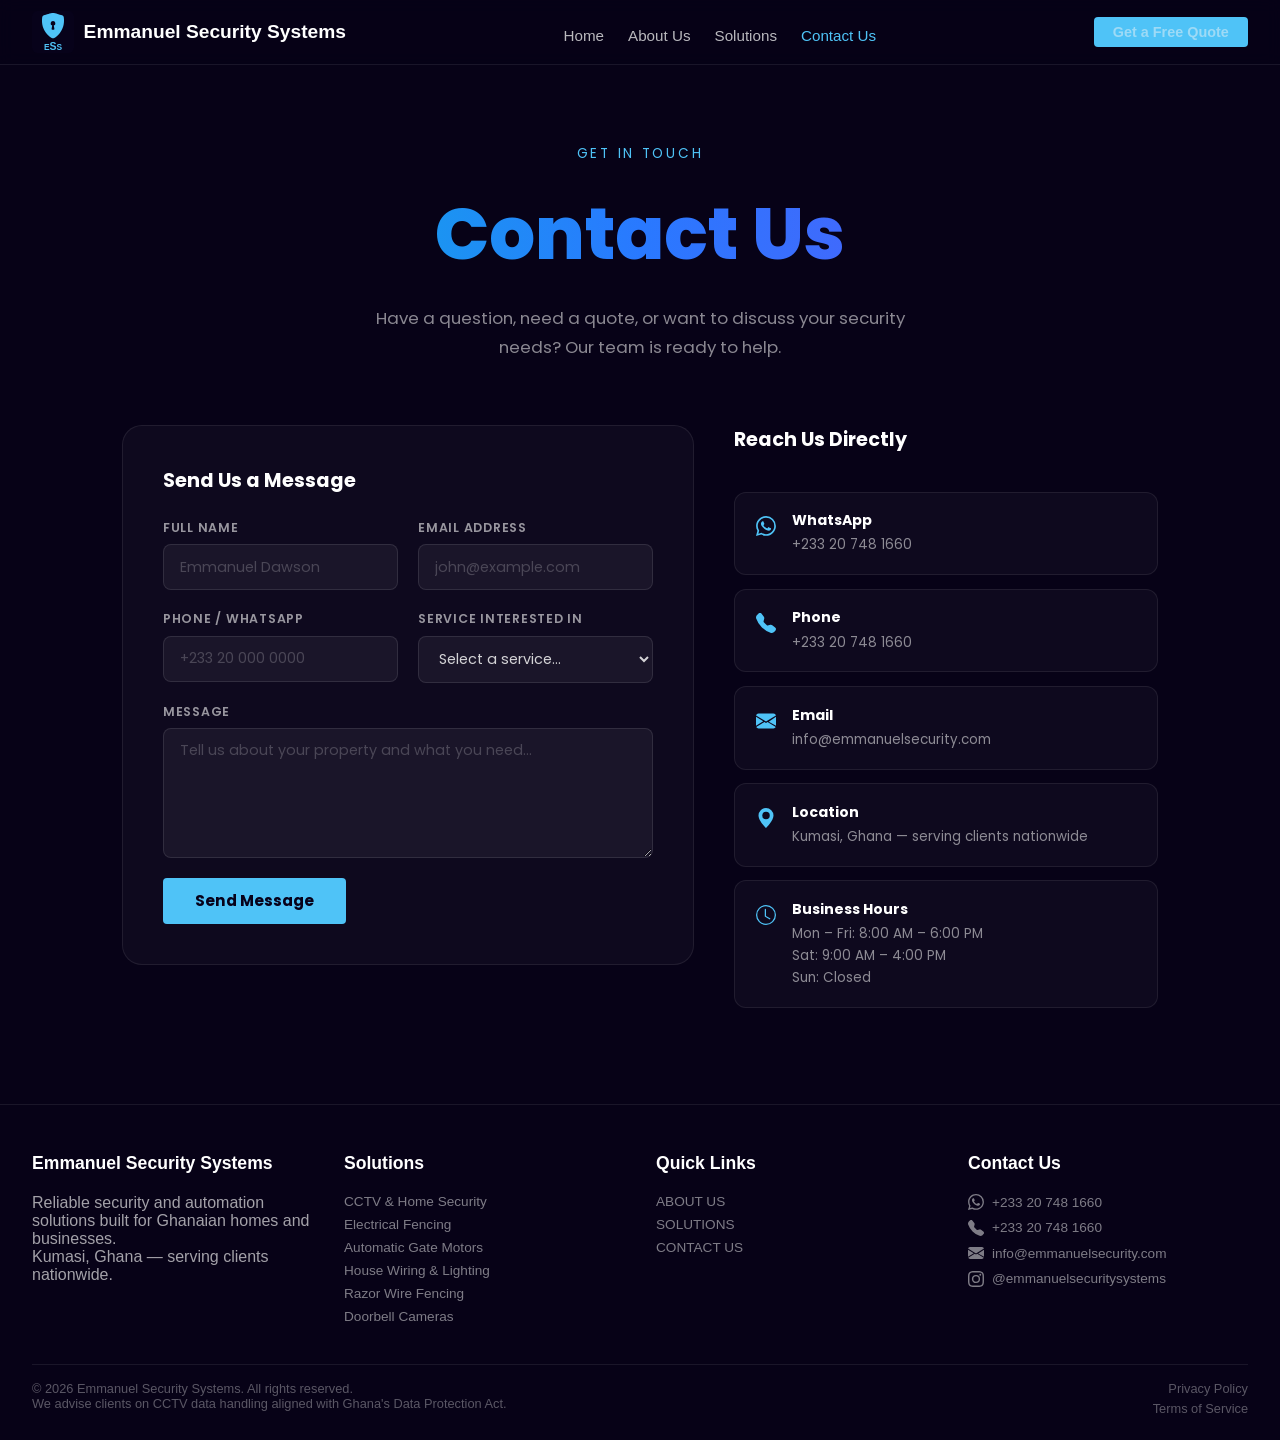
<file: frontend/pages/contact-us.html>
<!DOCTYPE html>
<html lang="en">
<head>
    <meta charset="UTF-8">
    <meta name="viewport" content="width=device-width, initial-scale=1.0">
    <meta name="description" content="Contact Emmanuel Security Systems for CCTV, electric fencing, gate motors, and other security solutions across Ghana.">
    <meta property="og:type" content="website">
    <meta property="og:title" content="Contact Us - Emmanuel Security Systems">
    <meta property="og:description" content="Contact Emmanuel Security Systems for CCTV, electric fencing, gate motors, and other security solutions across Ghana.">
    <meta property="og:image" content="https://emmanuelsecuritysystems.com/assets/camera/camera.jpg">
    <meta property="og:url" content="https://emmanuelsecuritysystems.com/pages/contact-us.html">
    <title>Contact Us - Emmanuel Security Systems</title>
    <link rel="icon" type="image/svg+xml" href="../assets/favicon.svg">
    <link rel="preconnect" href="https://fonts.googleapis.com">
    <link rel="preconnect" href="https://fonts.gstatic.com" crossorigin>
    <link href="https://fonts.googleapis.com/css2?family=Poppins:wght@400;600;800&display=swap" rel="stylesheet">
    <link rel="stylesheet" href="../css/contact-us.css">
</head>
<body>

    <!-- ========== HEADER / NAV ========== -->
    <header class="site-header">
        <div class="header-inner">
            <div class="site-brand">
                <img src="../assets/favicon.svg" class="site-logo" alt="ESS">
                <h1 class="site-title">Emmanuel Security Systems</h1>
            </div>
            <nav class="main-nav" aria-label="Main navigation">
                <ul>
                    <li><a href="homepage.html">Home</a></li>
                    <li><a href="about-us.html">About Us</a></li>
                    <li><a href="service-details.html">Solutions</a></li>
                    <li><a href="contact-us.html" class="active">Contact Us</a></li>
                </ul>
            </nav>
            <a href="about-us.html#quote-form" class="btn-quote">Get a Free Quote</a>
            <button class="hamburger" aria-label="Open menu" aria-expanded="false">
                <span></span>
                <span></span>
                <span></span>
            </button>
        </div>
    </header>

    <main>

        <!-- Hero -->
        <section class="contact-hero">
            <p class="hero-label">Get in Touch</p>
            <h1 class="hero-title">Contact Us</h1>
            <p class="hero-sub">Have a question, need a quote, or want to discuss your security needs? Our team is ready to help.</p>
        </section>

        <!-- Contact body -->
        <section class="contact-body">

            <!-- Left: form -->
            <div class="contact-form-wrap">
                <h2 class="contact-section-heading">Send Us a Message</h2>
                <form class="contact-form" action="#" method="POST">
                    <div class="form-row">
                        <div class="form-group">
                            <label for="name">Full Name</label>
                            <input type="text" id="name" name="name" placeholder="Emmanuel Dawson" required>
                        </div>
                        <div class="form-group">
                            <label for="email">Email Address</label>
                            <input type="email" id="email" name="email" placeholder="john@example.com" required>
                        </div>
                    </div>
                    <div class="form-row">
                        <div class="form-group">
                            <label for="phone">Phone / WhatsApp</label>
                            <input type="tel" id="phone" name="phone" placeholder="+233 20 000 0000">
                        </div>
                        <div class="form-group">
                            <label for="service">Service Interested In</label>
                            <select id="service" name="service">
                                <option value="">Select a service...</option>
                                <option>CCTV &amp; Home Surveillance</option>
                                <option>Electrical Fencing</option>
                                <option>Razor Wire Fencing</option>
                                <option>Automatic Gate Motor</option>
                                <option>Doorbell Cameras</option>
                                <option>House Wiring &amp; Lighting</option>
                                <option>Other / General Enquiry</option>
                            </select>
                        </div>
                    </div>
                    <div class="form-group full-width">
                        <label for="message">Message</label>
                        <textarea id="message" name="message" rows="5" placeholder="Tell us about your property and what you need..."></textarea>
                    </div>
                    <button type="submit" class="form-submit">Send Message</button>
                </form>
            </div>

            <!-- Right: info cards -->
            <div class="contact-info">
                <h2 class="contact-section-heading">Reach Us Directly</h2>

                <a href="https://wa.me/233207481660" class="info-card" target="_blank" rel="noopener">
                    <div class="info-icon">
                        <svg xmlns="http://www.w3.org/2000/svg" width="20" height="20" fill="currentColor" viewBox="0 0 16 16">
                            <path d="M13.601 2.326A7.85 7.85 0 0 0 7.994 0C3.627 0 .068 3.558.064 7.926c0 1.399.366 2.76 1.057 3.965L0 16l4.204-1.102a7.9 7.9 0 0 0 3.79.965h.004c4.368 0 7.926-3.558 7.93-7.93A7.9 7.9 0 0 0 13.6 2.326zM7.994 14.521a6.6 6.6 0 0 1-3.356-.92l-.24-.144-2.494.654.666-2.433-.156-.251a6.56 6.56 0 0 1-1.007-3.505c0-3.626 2.957-6.584 6.591-6.584a6.56 6.56 0 0 1 4.66 1.931 6.56 6.56 0 0 1 1.928 4.66c-.004 3.639-2.961 6.592-6.592 6.592m3.615-4.934c-.197-.099-1.17-.578-1.353-.646-.182-.065-.315-.099-.445.099-.133.197-.513.646-.627.775-.114.133-.232.148-.43.05-.197-.1-.836-.308-1.592-.985-.59-.525-.985-1.175-1.103-1.372-.114-.198-.011-.304.088-.403.087-.088.197-.232.296-.346.1-.114.133-.198.198-.33.065-.134.034-.248-.015-.347-.05-.099-.445-1.076-.612-1.47-.16-.389-.323-.335-.445-.34-.114-.007-.247-.007-.38-.007a.73.73 0 0 0-.529.247c-.182.198-.691.677-.691 1.654s.71 1.916.81 2.049c.098.133 1.394 2.132 3.383 2.992.47.205.84.326 1.129.418.475.152.904.129 1.246.08.38-.058 1.171-.48 1.338-.943.164-.464.164-.86.114-.943-.049-.084-.182-.133-.38-.232"/>
                        </svg>
                    </div>
                    <div class="info-content">
                        <h3>WhatsApp</h3>
                        <p>+233 20 748 1660</p>
                    </div>
                </a>

                <a href="tel:+233207481660" class="info-card">
                    <div class="info-icon">
                        <svg xmlns="http://www.w3.org/2000/svg" width="20" height="20" fill="currentColor" viewBox="0 0 16 16">
                            <path fill-rule="evenodd" d="M1.885.511a1.745 1.745 0 0 1 2.61.163L6.29 2.98c.329.423.445.974.315 1.494l-.547 2.19a.68.68 0 0 0 .178.643l2.457 2.457a.68.68 0 0 0 .644.178l2.189-.547a1.75 1.75 0 0 1 1.494.315l2.306 1.794c.829.645.905 1.87.163 2.611l-1.034 1.034c-.74.74-1.846 1.065-2.877.702a18.6 18.6 0 0 1-7.01-4.42 18.6 18.6 0 0 1-4.42-7.009c-.362-1.03-.037-2.137.703-2.877z"/>
                        </svg>
                    </div>
                    <div class="info-content">
                        <h3>Phone</h3>
                        <p>+233 20 748 1660</p>
                    </div>
                </a>

                <a href="mailto:info@emmanuelsecurity.com" class="info-card">
                    <div class="info-icon">
                        <svg xmlns="http://www.w3.org/2000/svg" width="20" height="20" fill="currentColor" viewBox="0 0 16 16">
                            <path d="M.05 3.555A2 2 0 0 1 2 2h12a2 2 0 0 1 1.95 1.555L8 8.414zM0 4.697v7.104l5.803-3.558zM6.761 8.83l-6.57 4.027A2 2 0 0 0 2 14h12a2 2 0 0 0 1.808-1.144l-6.57-4.027L8 9.586zm3.436-.311L16 11.801V4.697z"/>
                        </svg>
                    </div>
                    <div class="info-content">
                        <h3>Email</h3>
                        <p>info@emmanuelsecurity.com</p>
                    </div>
                </a>

                <div class="info-card">
                    <div class="info-icon">
                        <svg xmlns="http://www.w3.org/2000/svg" width="20" height="20" fill="currentColor" viewBox="0 0 16 16">
                            <path d="M8 16s6-5.686 6-10A6 6 0 0 0 2 6c0 4.314 6 10 6 10m0-7a3 3 0 1 1 0-6 3 3 0 0 1 0 6"/>
                        </svg>
                    </div>
                    <div class="info-content">
                        <h3>Location</h3>
                        <p>Kumasi, Ghana &mdash; serving clients nationwide</p>
                    </div>
                </div>

                <div class="info-card">
                    <div class="info-icon">
                        <svg xmlns="http://www.w3.org/2000/svg" width="20" height="20" fill="currentColor" viewBox="0 0 16 16">
                            <path d="M8 3.5a.5.5 0 0 0-1 0V9a.5.5 0 0 0 .252.434l3.5 2a.5.5 0 0 0 .496-.868L8 8.71z"/>
                            <path d="M8 16A8 8 0 1 0 8 0a8 8 0 0 0 0 16m7-8A7 7 0 1 1 1 8a7 7 0 0 1 14 0"/>
                        </svg>
                    </div>
                    <div class="info-content">
                        <h3>Business Hours</h3>
                        <p>Mon &ndash; Fri: 8:00 AM &ndash; 6:00 PM</p>
                        <p>Sat: 9:00 AM &ndash; 4:00 PM</p>
                        <p>Sun: Closed</p>
                    </div>
                </div>

            </div>

        </section>

    </main>

    <!-- ========== FOOTER ========== -->
    <footer class="site-footer">
        <div class="footer-top">

            <div class="footer-brand">
                <h2 class="footer-logo footer-col-headings">Emmanuel Security Systems</h2>
                <p>Reliable security and automation solutions built for Ghanaian homes and businesses.</p>
                <p>Kumasi, Ghana &mdash; serving clients nationwide.</p>
            </div>

            <div class="footer-col">
                <h3 class="footer-col-headings">Solutions</h3>
                <ul>
                    <li><a href="service-details.html#cctv">CCTV &amp; Home Security</a></li>
                    <li><a href="service-details.html#electric-fence">Electrical Fencing</a></li>
                    <li><a href="service-details.html#gate-motor">Automatic Gate Motors</a></li>
                    <li><a href="service-details.html#wiring">House Wiring &amp; Lighting</a></li>
                    <li><a href="service-details.html#razor-wire">Razor Wire Fencing</a></li>
                    <li><a href="service-details.html#doorbell">Doorbell Cameras</a></li>
                </ul>
            </div>

            <div class="footer-col">
                <h3 class="footer-col-headings">Quick Links</h3>
                <ul>
                    <li><a href="about-us.html">ABOUT US</a></li>
                    <li><a href="service-details.html">SOLUTIONS</a></li>
                    <li><a href="contact-us.html">CONTACT US</a></li>
                </ul>
            </div>

            <div class="footer-col footer-contact">
                <h3 class="footer-col-headings">Contact Us</h3>
                <ul>
                    <li>
                        <svg xmlns="http://www.w3.org/2000/svg" width="16" height="16" fill="currentColor" class="contact-icon bi bi-whatsapp" viewBox="0 0 16 16">
                            <path d="M13.601 2.326A7.85 7.85 0 0 0 7.994 0C3.627 0 .068 3.558.064 7.926c0 1.399.366 2.76 1.057 3.965L0 16l4.204-1.102a7.9 7.9 0 0 0 3.79.965h.004c4.368 0 7.926-3.558 7.93-7.93A7.9 7.9 0 0 0 13.6 2.326zM7.994 14.521a6.6 6.6 0 0 1-3.356-.92l-.24-.144-2.494.654.666-2.433-.156-.251a6.56 6.56 0 0 1-1.007-3.505c0-3.626 2.957-6.584 6.591-6.584a6.56 6.56 0 0 1 4.66 1.931 6.56 6.56 0 0 1 1.928 4.66c-.004 3.639-2.961 6.592-6.592 6.592m3.615-4.934c-.197-.099-1.17-.578-1.353-.646-.182-.065-.315-.099-.445.099-.133.197-.513.646-.627.775-.114.133-.232.148-.43.05-.197-.1-.836-.308-1.592-.985-.59-.525-.985-1.175-1.103-1.372-.114-.198-.011-.304.088-.403.087-.088.197-.232.296-.346.1-.114.133-.198.198-.33.065-.134.034-.248-.015-.347-.05-.099-.445-1.076-.612-1.47-.16-.389-.323-.335-.445-.34-.114-.007-.247-.007-.38-.007a.73.73 0 0 0-.529.247c-.182.198-.691.677-.691 1.654s.71 1.916.81 2.049c.098.133 1.394 2.132 3.383 2.992.47.205.84.326 1.129.418.475.152.904.129 1.246.08.38-.058 1.171-.48 1.338-.943.164-.464.164-.86.114-.943-.049-.084-.182-.133-.38-.232"/>
                        </svg>
                        <a href="https://wa.me/233207481660">+233 20 748 1660</a>
                    </li>
                    <li>
                        <svg xmlns="http://www.w3.org/2000/svg" width="16" height="16" fill="currentColor" class="contact-icon bi bi-telephone-fill" viewBox="0 0 16 16">
                            <path fill-rule="evenodd" d="M1.885.511a1.745 1.745 0 0 1 2.61.163L6.29 2.98c.329.423.445.974.315 1.494l-.547 2.19a.68.68 0 0 0 .178.643l2.457 2.457a.68.68 0 0 0 .644.178l2.189-.547a1.75 1.75 0 0 1 1.494.315l2.306 1.794c.829.645.905 1.87.163 2.611l-1.034 1.034c-.74.74-1.846 1.065-2.877.702a18.6 18.6 0 0 1-7.01-4.42 18.6 18.6 0 0 1-4.42-7.009c-.362-1.03-.037-2.137.703-2.877z"/>
                        </svg>
                        <a href="tel:+233207481660">+233 20 748 1660</a>
                    </li>
                    <li>
                        <svg xmlns="http://www.w3.org/2000/svg" width="16" height="16" fill="currentColor" class="contact-icon bi bi-envelope-fill" viewBox="0 0 16 16">
                            <path d="M.05 3.555A2 2 0 0 1 2 2h12a2 2 0 0 1 1.95 1.555L8 8.414zM0 4.697v7.104l5.803-3.558zM6.761 8.83l-6.57 4.027A2 2 0 0 0 2 14h12a2 2 0 0 0 1.808-1.144l-6.57-4.027L8 9.586zm3.436-.311L16 11.801V4.697z"/>
                        </svg>
                        <a href="mailto:info@emmanuelsecurity.com">info@emmanuelsecurity.com</a>
                    </li>
                    <li>
                        <svg xmlns="http://www.w3.org/2000/svg" width="16" height="16" fill="currentColor" class="contact-icon bi bi-instagram" viewBox="0 0 16 16">
                            <path d="M8 0C5.829 0 5.556.01 4.703.048 3.85.088 3.269.222 2.76.42a3.9 3.9 0 0 0-1.417.923A3.9 3.9 0 0 0 .42 2.76C.222 3.268.087 3.85.048 4.7.01 5.555 0 5.827 0 8.001c0 2.172.01 2.444.048 3.297.04.852.174 1.433.372 1.942.205.526.478.972.923 1.417.444.445.89.719 1.416.923.51.198 1.09.333 1.942.372C5.555 15.99 5.827 16 8 16s2.444-.01 3.298-.048c.851-.04 1.434-.174 1.943-.372a3.9 3.9 0 0 0 1.416-.923c.445-.445.718-.891.923-1.417.197-.509.332-1.09.372-1.942C15.99 10.445 16 10.173 16 8s-.01-2.445-.048-3.299c-.04-.851-.175-1.433-.372-1.941a3.9 3.9 0 0 0-.923-1.417A3.9 3.9 0 0 0 13.24.42c-.51-.198-1.092-.333-1.943-.372C10.443.01 10.172 0 7.998 0zm-.717 1.442h.718c2.136 0 2.389.007 3.232.046.78.035 1.204.166 1.486.275.373.145.64.319.92.599s.453.546.598.92c.11.281.24.705.275 1.485.039.843.047 1.096.047 3.231s-.008 2.389-.047 3.232c-.035.78-.166 1.203-.275 1.485a2.5 2.5 0 0 1-.599.919c-.28.28-.546.453-.92.598-.28.11-.704.24-1.485.276-.843.038-1.096.047-3.232.047s-2.39-.009-3.233-.047c-.78-.036-1.203-.166-1.485-.276a2.5 2.5 0 0 1-.92-.598 2.5 2.5 0 0 1-.6-.92c-.109-.281-.24-.705-.275-1.485-.038-.843-.046-1.096-.046-3.233s.008-2.388.046-3.231c.036-.78.166-1.204.276-1.486.145-.373.319-.64.599-.92s.546-.453.92-.598c.282-.11.705-.24 1.485-.276.738-.034 1.024-.044 2.515-.045zm4.988 1.328a.96.96 0 1 0 0 1.92.96.96 0 0 0 0-1.92m-4.27 1.122a4.109 4.109 0 1 0 0 8.217 4.109 4.109 0 0 0 0-8.217m0 1.441a2.667 2.667 0 1 1 0 5.334 2.667 2.667 0 0 1 0-5.334"/>
                        </svg>
                        <a href="https://instagram.com/dawsonkwasi">@emmanuelsecuritysystems</a>
                    </li>
                </ul>
            </div>

        </div>

        <div class="footer-bottom">
            <div class="footer-bottom-left">
                <p>&copy; 2026 Emmanuel Security Systems. All rights reserved.</p>
                <p class="footer-note">We advise clients on CCTV data handling aligned with Ghana's Data Protection Act.</p>
            </div>
            <div class="footer-bottom-right">
                <div class="footer-legal">
                    <p><a href="privacy-policy.html">Privacy Policy</a></p>
                    <p><a href="terms-of-service.html">Terms of Service</a></p>
                </div>
            </div>
        </div>

    </footer>

    <script src="../js/nav.js"></script>
    <script>
        document.querySelector('.contact-form').addEventListener('submit', function (e) {
            e.preventDefault();
            const name    = document.getElementById('name').value;
            const email   = document.getElementById('email').value;
            const phone   = document.getElementById('phone').value;
            const service = document.getElementById('service').value;
            const message = document.getElementById('message').value;

            const text = `New enquiry – Emmanuel Security Systems\n\nName: ${name}\nEmail: ${email}\nPhone: ${phone}\nService: ${service || 'Not specified'}\nMessage: ${message}`;
            const encoded = encodeURIComponent(text);

            window.open(`https://wa.me/233207481660?text=${encoded}`, '_blank');
            window.location.href = `sms:+233207481660?body=${encoded}`;
        });
    </script>
</body>
</html>
</file>
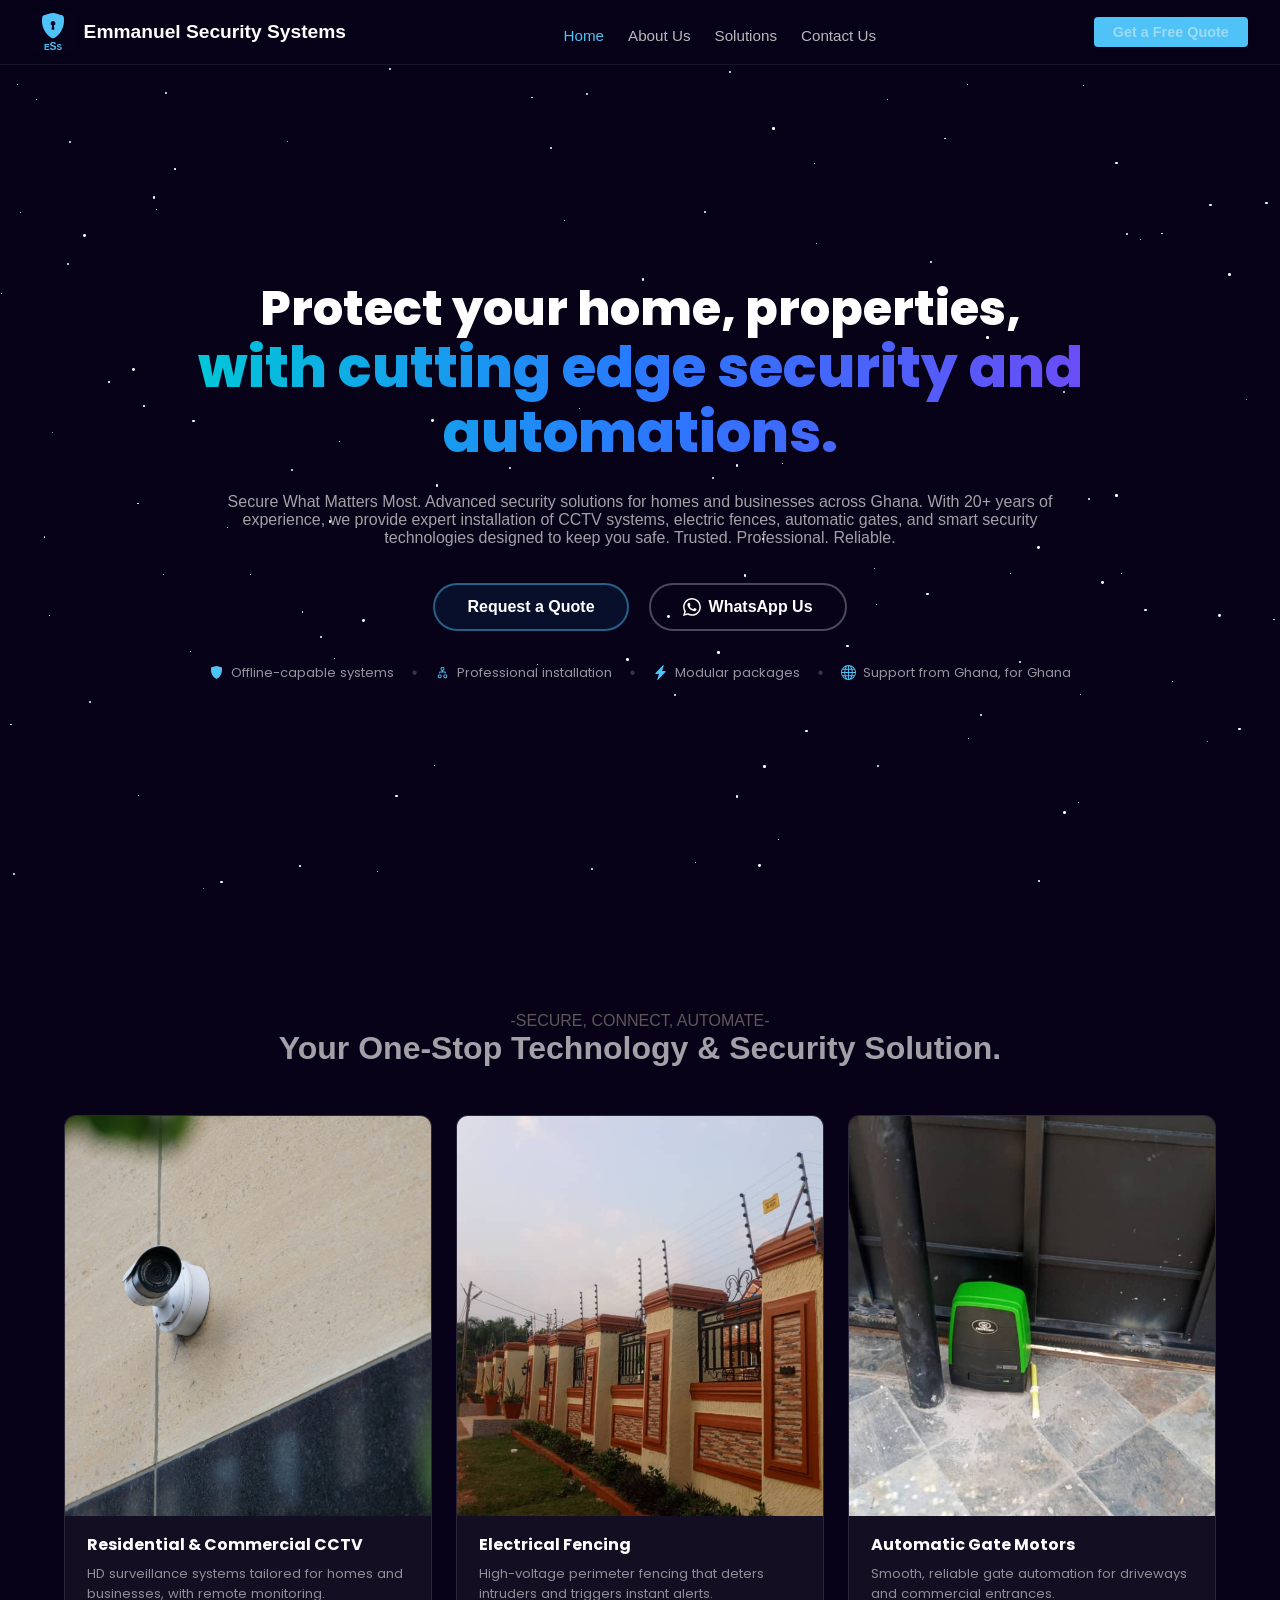
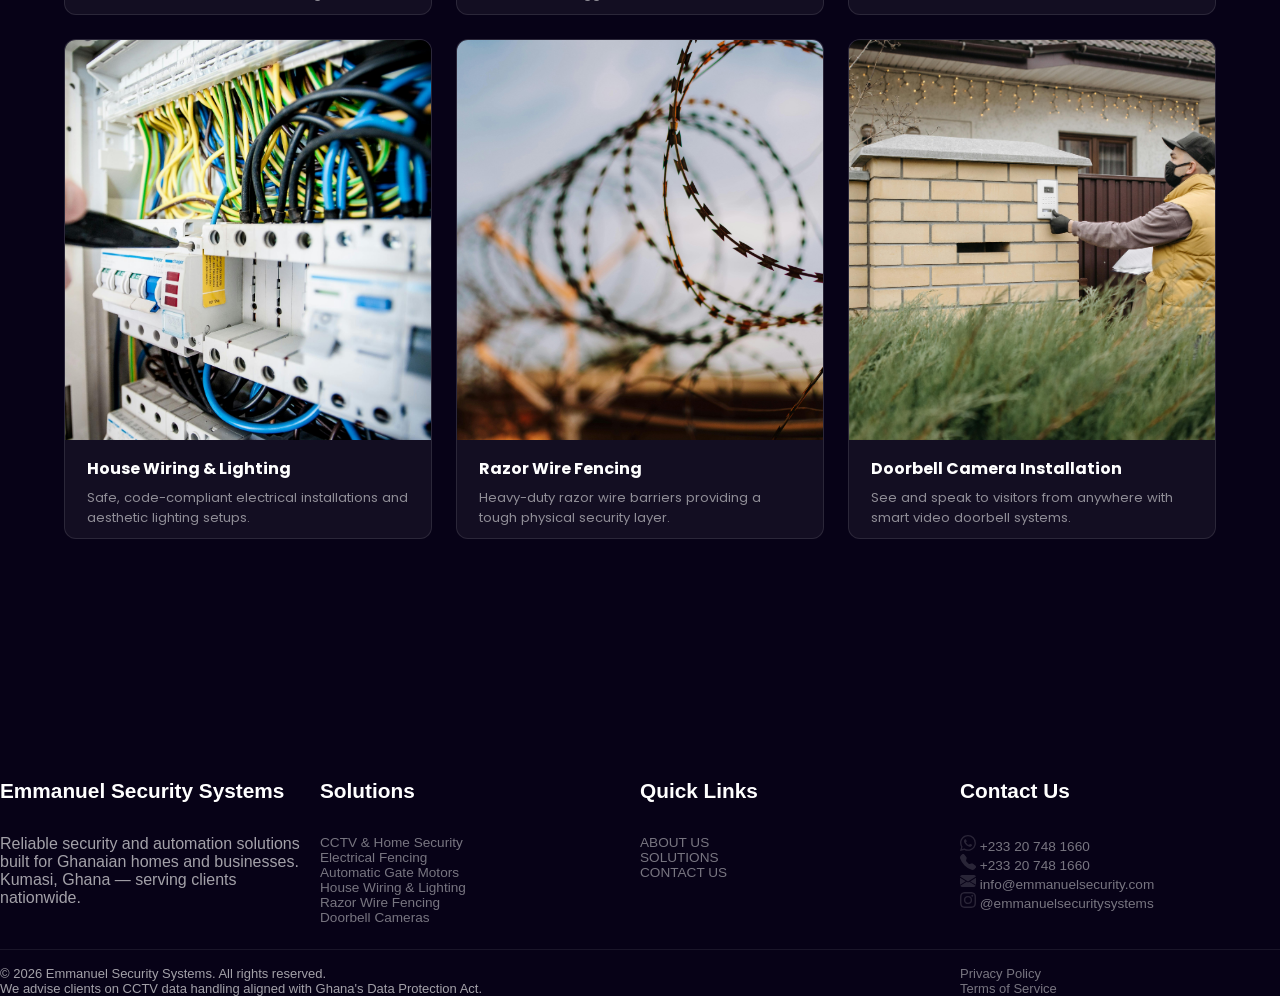
<file: frontend/pages/homepage.html>
<!DOCTYPE html>
<html lang="en">
<head>
    <meta charset="UTF-8">
    <meta name="viewport" content="width=device-width, initial-scale=1.0">
    <meta name="description" content="Emmanuel Security Systems delivers smart security services including CCTV, gate motors, electric fencing, and more across Ghana.">
    <meta property="og:type" content="website">
    <meta property="og:title" content="Emmanuel Security Systems">
    <meta property="og:description" content="Emmanuel Security Systems delivers smart security services including CCTV, gate motors, electric fencing, and more across Ghana.">
    <meta property="og:image" content="https://emmanuelsecuritysystems.com/assets/camera/camera.jpg">
    <meta property="og:url" content="https://emmanuelsecuritysystems.com/pages/homepage.html">
    <title>Emmanuel Security Systems</title>
    <link rel="icon" type="image/svg+xml" href="../assets/favicon.svg">
    <link rel="preconnect" href="https://fonts.googleapis.com">
    <link rel="preconnect" href="https://fonts.gstatic.com" crossorigin>
    <link href="https://fonts.googleapis.com/css2?family=Poppins:wght@400;600;800&display=swap" rel="stylesheet">
    <link rel="stylesheet" href="../css/homepage.css" />
</head>
<body>

    <!-- ========== HEADER / NAV ========== -->
    <header class="site-header">
        <div class="header-inner">
            <div class="site-brand">
                <img src="../assets/favicon.svg" class="site-logo" alt="ESS">
                <h1 class="site-title">Emmanuel Security Systems</h1>
            </div>
            <nav class="main-nav" aria-label="Main navigation">
                <ul>
                    <li><a href="homepage.html" class="active">Home</a></li>
                    <li><a href="about-us.html">About Us</a></li>
                    <li><a href="service-details.html">Solutions</a></li>
                    <li><a href="contact-us.html">Contact Us</a></li>
                </ul>
            </nav>
            <a href="about-us.html#quote-form" class="btn-quote">Get a Free Quote</a>
            <button class="hamburger" aria-label="Open menu" aria-expanded="false">
                <span></span>
                <span></span>
                <span></span>
            </button>
        </div>
    </header>

    <!-- ========== MAIN CONTENT ========== -->
    <main>

        <!-- Hero Section -->
        <section class="hero">
            <div id="stars-container"></div>
            <h2 class="hero-heading">
                <p id="protect-your-home">Protect your home, properties, </p>
                <p id="with-cutting-edge">with cutting edge security and automations.</p>
            </h2>
            <p class="hero-body">
                Secure What Matters Most.
                Advanced security solutions for homes and businesses across Ghana. With 20+ years of experience, we provide expert installation of CCTV systems,
                electric fences, automatic gates, and smart security technologies designed to keep you safe.
                Trusted. Professional. Reliable.
            </p>

            <!-- CTA buttons -->
            <div class="hero-ctas">
                <a href="about-us.html#quote-form" class="hero-btn hero-btn-primary">Request a Quote</a>
                <a href="https://wa.me/233207481660" class="hero-btn hero-btn-outline" target="_blank" rel="noopener">
                    <svg xmlns="http://www.w3.org/2000/svg" width="18" height="18" fill="currentColor" viewBox="0 0 16 16">
                        <path d="M13.601 2.326A7.85 7.85 0 0 0 7.994 0C3.627 0 .068 3.558.064 7.926c0 1.399.366 2.76 1.057 3.965L0 16l4.204-1.102a7.9 7.9 0 0 0 3.79.965h.004c4.368 0 7.926-3.558 7.93-7.93A7.9 7.9 0 0 0 13.6 2.326zM7.994 14.521a6.6 6.6 0 0 1-3.356-.92l-.24-.144-2.494.654.666-2.433-.156-.251a6.56 6.56 0 0 1-1.007-3.505c0-3.626 2.957-6.584 6.591-6.584a6.56 6.56 0 0 1 4.66 1.931 6.56 6.56 0 0 1 1.928 4.66c-.004 3.639-2.961 6.592-6.592 6.592m3.615-4.934c-.197-.099-1.17-.578-1.353-.646-.182-.065-.315-.099-.445.099-.133.197-.513.646-.627.775-.114.133-.232.148-.43.05-.197-.1-.836-.308-1.592-.985-.59-.525-.985-1.175-1.103-1.372-.114-.198-.011-.304.088-.403.087-.088.197-.232.296-.346.1-.114.133-.198.198-.33.065-.134.034-.248-.015-.347-.05-.099-.445-1.076-.612-1.47-.16-.389-.323-.335-.445-.34-.114-.007-.247-.007-.38-.007a.73.73 0 0 0-.529.247c-.182.198-.691.677-.691 1.654s.71 1.916.81 2.049c.098.133 1.394 2.132 3.383 2.992.47.205.84.326 1.129.418.475.152.904.129 1.246.08.38-.058 1.171-.48 1.338-.943.164-.464.164-.86.114-.943-.049-.084-.182-.133-.38-.232"/>
                    </svg>
                    WhatsApp Us
                </a>
            </div>

            <!-- Trust badges -->
            <div class="hero-badges">
                <span class="hero-badge">
                    <svg xmlns="http://www.w3.org/2000/svg" width="15" height="15" fill="currentColor" viewBox="0 0 16 16"><path d="M5.338 1.59a61 61 0 0 0-2.837.856.48.48 0 0 0-.328.39c-.554 4.157.726 7.19 2.253 9.188a10.7 10.7 0 0 0 2.287 2.233c.346.244.652.42.893.533.12.057.218.095.293.118a.55.55 0 0 0 .101.025.615.615 0 0 0 .1-.025c.076-.023.174-.061.294-.118.24-.113.547-.29.893-.533a10.7 10.7 0 0 0 2.287-2.233c1.527-1.997 2.807-5.031 2.253-9.188a.48.48 0 0 0-.328-.39c-.651-.213-1.75-.56-2.837-.855C9.552 1.29 8.531 1.067 8 1.067c-.53 0-1.552.223-2.662.524z"/></svg>
                    Offline-capable systems
                </span>
                <span class="badge-sep">•</span>
                <span class="hero-badge">
                    <svg xmlns="http://www.w3.org/2000/svg" width="15" height="15" fill="currentColor" viewBox="0 0 16 16"><path d="M6 3.5A1.5 1.5 0 0 1 7.5 2h1A1.5 1.5 0 0 1 10 3.5v1A1.5 1.5 0 0 1 8.5 6v1H11a.5.5 0 0 1 .5.5v1a.5.5 0 0 1-1 0V8h-5v.5a.5.5 0 0 1-1 0v-1A.5.5 0 0 1 5 7h2.5V6A1.5 1.5 0 0 1 6 4.5zM8.5 5a.5.5 0 0 0 .5-.5v-1a.5.5 0 0 0-.5-.5h-1a.5.5 0 0 0-.5.5v1a.5.5 0 0 0 .5.5zM3 11.5A1.5 1.5 0 0 1 4.5 10h1A1.5 1.5 0 0 1 7 11.5v1A1.5 1.5 0 0 1 5.5 14h-1A1.5 1.5 0 0 1 3 12.5zm1.5-.5a.5.5 0 0 0-.5.5v1a.5.5 0 0 0 .5.5h1a.5.5 0 0 0 .5-.5v-1a.5.5 0 0 0-.5-.5zm4.5.5A1.5 1.5 0 0 1 10.5 10h1a1.5 1.5 0 0 1 1.5 1.5v1A1.5 1.5 0 0 1 11.5 14h-1A1.5 1.5 0 0 1 9 12.5zm1.5-.5a.5.5 0 0 0-.5.5v1a.5.5 0 0 0 .5.5h1a.5.5 0 0 0 .5-.5v-1a.5.5 0 0 0-.5-.5z"/></svg>
                    Professional installation
                </span>
                <span class="badge-sep">•</span>
                <span class="hero-badge">
                    <svg xmlns="http://www.w3.org/2000/svg" width="15" height="15" fill="currentColor" viewBox="0 0 16 16"><path d="M11.251.068a.5.5 0 0 1 .227.58L9.677 6.5H13a.5.5 0 0 1 .364.843l-8 8.5a.5.5 0 0 1-.842-.49L6.323 9.5H3a.5.5 0 0 1-.364-.843l8-8.5a.5.5 0 0 1 .615-.09z"/></svg>
                    Modular packages
                </span>
                <span class="badge-sep">•</span>
                <span class="hero-badge">
                    <svg xmlns="http://www.w3.org/2000/svg" width="15" height="15" fill="currentColor" viewBox="0 0 16 16"><path d="M0 8a8 8 0 1 1 16 0A8 8 0 0 1 0 8zm7.5-6.923c-.67.204-1.335.82-1.887 1.855A7.97 7.97 0 0 0 5.145 4H7.5zM4.09 4a9.267 9.267 0 0 1 .64-1.539 6.7 6.7 0 0 1 .597-.933A7.025 7.025 0 0 0 2.255 4zm-.582 3.5c.03-.877.138-1.718.312-2.5H1.674a6.958 6.958 0 0 0-.656 2.5zM4.847 5a12.5 12.5 0 0 0-.338 2.5H7.5V5zM8.5 5v2.5h2.99a12.495 12.495 0 0 0-.337-2.5zM4.51 8.5a12.5 12.5 0 0 0 .337 2.5H7.5V8.5zM8.5 8.5V11h2.653c.187-.765.306-1.608.338-2.5zM5.145 12c.138.386.295.744.468 1.068.552 1.035 1.218 1.65 1.887 1.855V12zm.182 2.472a6.696 6.696 0 0 1-.597-.933A9.268 9.268 0 0 1 4.09 12H2.255a7.024 7.024 0 0 0 3.072 2.472zM3.82 11a13.652 13.652 0 0 1-.312-2.5h-2.49c.062.89.291 1.733.656 2.5zm6.853 3.472A7.024 7.024 0 0 0 13.745 12H11.91a9.27 9.27 0 0 1-.64 1.539 6.688 6.688 0 0 1-.597.933zM8.5 12v2.923c.67-.204 1.335-.82 1.887-1.855.173-.324.33-.682.468-1.068zm3.68-1h2.146c.365-.767.594-1.61.656-2.5h-2.49a13.65 13.65 0 0 1-.312 2.5zm2.802-3.5a6.959 6.959 0 0 0-.656-2.5H12.18c.174.782.282 1.623.312 2.5zM11.27 2.461c.247.464.462.98.64 1.539h1.835a7.024 7.024 0 0 0-3.072-2.472c.218.284.418.598.597.933zM10.855 4a7.966 7.966 0 0 0-.468-1.068C9.835 1.897 9.17 1.282 8.5 1.077V4z"/></svg>
                    Support from Ghana, for Ghana
                </span>
            </div>

        </section>

        <!-- Solutions Summary Section -->
        <section class="solutions-summary">
            <h2 class="section-title">-SECURE, CONNECT, AUTOMATE-</h2>
            <h3 class="section-title2">Your One-Stop Technology & Security Solution.</h3>
            <div class="solutions-grid">

                <a href="service-details.html#cctv" class="solution-card">
                    <div class="solution-img-wrap">
                        <img src="../assets/camera/camera.jpg" alt="CCTV camera" class="solution-img">
                    </div>
                    <div class="solution-info">
                        <h3 class="solution-heading">Residential & Commercial CCTV</h3>
                        <p class="solution-desc">HD surveillance systems tailored for homes and businesses, with remote monitoring.</p>
                    </div>
                </a>

                <a href="service-details.html#electric-fence" class="solution-card">
                    <div class="solution-img-wrap">
                        <img src="../assets/electric_fence/electrical-fence.jpeg" alt="Electrical Fence" class="solution-img">
                    </div>
                    <div class="solution-info">
                        <h3 class="solution-heading">Electrical Fencing</h3>
                        <p class="solution-desc">High-voltage perimeter fencing that deters intruders and triggers instant alerts.</p>
                    </div>
                </a>

                <a href="service-details.html#gate-motor" class="solution-card">
                    <div class="solution-img-wrap">
                        <img src="../assets/Gate/Gate.jpeg" alt="Gate Motor" class="solution-img">
                    </div>
                    <div class="solution-info">
                        <h3 class="solution-heading">Automatic Gate Motors</h3>
                        <p class="solution-desc">Smooth, reliable gate automation for driveways and commercial entrances.</p>
                    </div>
                </a>

                <a href="service-details.html#wiring" class="solution-card">
                    <div class="solution-img-wrap">
                        <img src="../assets/house_wiring/house_wiring.jpg" alt="House wiring" class="solution-img">
                    </div>
                    <div class="solution-info">
                        <h3 class="solution-heading">House Wiring & Lighting</h3>
                        <p class="solution-desc">Safe, code-compliant electrical installations and aesthetic lighting setups.</p>
                    </div>
                </a>

                <a href="service-details.html#razor-wire" class="solution-card">
                    <div class="solution-img-wrap">
                        <img src="../assets/razor_fence/razor_fence.jpg" alt="Razor Wiring" class="solution-img">
                    </div>
                    <div class="solution-info">
                        <h3 class="solution-heading">Razor Wire Fencing</h3>
                        <p class="solution-desc">Heavy-duty razor wire barriers providing a tough physical security layer.</p>
                    </div>
                </a>

                <a href="service-details.html#doorbell" class="solution-card">
                    <div class="solution-img-wrap">
                        <img src="../assets/Doorbell/door_camera_with_man.jpg" alt="Doorbell camera" class="solution-img">
                    </div>
                    <div class="solution-info">
                        <h3 class="solution-heading">Doorbell Camera Installation</h3>
                        <p class="solution-desc">See and speak to visitors from anywhere with smart video doorbell systems.</p>
                    </div>
                </a>

            </div>
        </section>

    </main>

    <!-- ========== FOOTER ========== -->
    <footer class="site-footer">
        <div class="footer-top">

            <div class="footer-brand">
                <h2 class="footer-logo footer-col-headings">Emmanuel Security Systems</h2>
                <p>Reliable security and automation solutions built for Ghanaian homes and businesses.</p>
                <p>Kumasi, Ghana &mdash; serving clients nationwide.</p>
            </div>

            <div class="footer-col">
                <h3 class="footer-col-headings">Solutions</h3>
                <ul>
                    <li><a href="service-details.html#cctv">CCTV & Home Security</a></li>
                    <li><a href="service-details.html#electric-fence">Electrical Fencing</a></li>
                    <li><a href="service-details.html#gate-motor">Automatic Gate Motors</a></li>
                    <li><a href="service-details.html#wiring">House Wiring & Lighting</a></li>
                    <li><a href="service-details.html#razor-wire">Razor Wire Fencing</a></li>
                    <li><a href="service-details.html#doorbell">Doorbell Cameras</a></li>
                </ul>
            </div>

            <div class="footer-col">
                <h3 class="footer-col-headings">Quick Links</h3>
                <ul>
                    <li><a href="about-us.html">ABOUT US</a></li>
                    <li><a href="service-details.html">SOLUTIONS</a></li>
                    <li><a href="contact-us.html">CONTACT US</a></li>
                </ul>
            </div>

            <div class="footer-col footer-contact">
                <h3 class="footer-col-headings">Contact Us</h3>
                <ul>
                    <li>
                        <svg xmlns="http://www.w3.org/2000/svg" width="16" height="16" fill="currentColor" class="contact-icon bi bi-whatsapp" viewBox="0 0 16 16">
                            <path d="M13.601 2.326A7.85 7.85 0 0 0 7.994 0C3.627 0 .068 3.558.064 7.926c0 1.399.366 2.76 1.057 3.965L0 16l4.204-1.102a7.9 7.9 0 0 0 3.79.965h.004c4.368 0 7.926-3.558 7.93-7.93A7.9 7.9 0 0 0 13.6 2.326zM7.994 14.521a6.6 6.6 0 0 1-3.356-.92l-.24-.144-2.494.654.666-2.433-.156-.251a6.56 6.56 0 0 1-1.007-3.505c0-3.626 2.957-6.584 6.591-6.584a6.56 6.56 0 0 1 4.66 1.931 6.56 6.56 0 0 1 1.928 4.66c-.004 3.639-2.961 6.592-6.592 6.592m3.615-4.934c-.197-.099-1.17-.578-1.353-.646-.182-.065-.315-.099-.445.099-.133.197-.513.646-.627.775-.114.133-.232.148-.43.05-.197-.1-.836-.308-1.592-.985-.59-.525-.985-1.175-1.103-1.372-.114-.198-.011-.304.088-.403.087-.088.197-.232.296-.346.1-.114.133-.198.198-.33.065-.134.034-.248-.015-.347-.05-.099-.445-1.076-.612-1.47-.16-.389-.323-.335-.445-.34-.114-.007-.247-.007-.38-.007a.73.73 0 0 0-.529.247c-.182.198-.691.677-.691 1.654s.71 1.916.81 2.049c.098.133 1.394 2.132 3.383 2.992.47.205.84.326 1.129.418.475.152.904.129 1.246.08.38-.058 1.171-.48 1.338-.943.164-.464.164-.86.114-.943-.049-.084-.182-.133-.38-.232"/>
                        </svg>
                        <a href="https://wa.me/233207481660">+233 20 748 1660</a>
                    </li>
                    <li>
                        <svg xmlns="http://www.w3.org/2000/svg" width="16" height="16" fill="currentColor" class="contact-icon bi bi-telephone-fill" viewBox="0 0 16 16">
                            <path fill-rule="evenodd" d="M1.885.511a1.745 1.745 0 0 1 2.61.163L6.29 2.98c.329.423.445.974.315 1.494l-.547 2.19a.68.68 0 0 0 .178.643l2.457 2.457a.68.68 0 0 0 .644.178l2.189-.547a1.75 1.75 0 0 1 1.494.315l2.306 1.794c.829.645.905 1.87.163 2.611l-1.034 1.034c-.74.74-1.846 1.065-2.877.702a18.6 18.6 0 0 1-7.01-4.42 18.6 18.6 0 0 1-4.42-7.009c-.362-1.03-.037-2.137.703-2.877z"/>
                        </svg>
                        <a href="tel:+233207481660">+233 20 748 1660</a>
                    </li>
                    <li>
                        <svg xmlns="http://www.w3.org/2000/svg" width="16" height="16" fill="currentColor" class="contact-icon bi bi-envelope-fill" viewBox="0 0 16 16">
                            <path d="M.05 3.555A2 2 0 0 1 2 2h12a2 2 0 0 1 1.95 1.555L8 8.414zM0 4.697v7.104l5.803-3.558zM6.761 8.83l-6.57 4.027A2 2 0 0 0 2 14h12a2 2 0 0 0 1.808-1.144l-6.57-4.027L8 9.586zm3.436-.311L16 11.801V4.697z"/>
                        </svg>
                        <a href="mailto:info@emmanuelsecurity.com">info@emmanuelsecurity.com</a>
                    </li>
                    <li>
                        <svg xmlns="http://www.w3.org/2000/svg" width="16" height="16" fill="currentColor" class="contact-icon bi bi-instagram" viewBox="0 0 16 16">
                            <path d="M8 0C5.829 0 5.556.01 4.703.048 3.85.088 3.269.222 2.76.42a3.9 3.9 0 0 0-1.417.923A3.9 3.9 0 0 0 .42 2.76C.222 3.268.087 3.85.048 4.7.01 5.555 0 5.827 0 8.001c0 2.172.01 2.444.048 3.297.04.852.174 1.433.372 1.942.205.526.478.972.923 1.417.444.445.89.719 1.416.923.51.198 1.09.333 1.942.372C5.555 15.99 5.827 16 8 16s2.444-.01 3.298-.048c.851-.04 1.434-.174 1.943-.372a3.9 3.9 0 0 0 1.416-.923c.445-.445.718-.891.923-1.417.197-.509.332-1.09.372-1.942C15.99 10.445 16 10.173 16 8s-.01-2.445-.048-3.299c-.04-.851-.175-1.433-.372-1.941a3.9 3.9 0 0 0-.923-1.417A3.9 3.9 0 0 0 13.24.42c-.51-.198-1.092-.333-1.943-.372C10.443.01 10.172 0 7.998 0zm-.717 1.442h.718c2.136 0 2.389.007 3.232.046.78.035 1.204.166 1.486.275.373.145.64.319.92.599s.453.546.598.92c.11.281.24.705.275 1.485.039.843.047 1.096.047 3.231s-.008 2.389-.047 3.232c-.035.78-.166 1.203-.275 1.485a2.5 2.5 0 0 1-.599.919c-.28.28-.546.453-.92.598-.28.11-.704.24-1.485.276-.843.038-1.096.047-3.232.047s-2.39-.009-3.233-.047c-.78-.036-1.203-.166-1.485-.276a2.5 2.5 0 0 1-.92-.598 2.5 2.5 0 0 1-.6-.92c-.109-.281-.24-.705-.275-1.485-.038-.843-.046-1.096-.046-3.233s.008-2.388.046-3.231c.036-.78.166-1.204.276-1.486.145-.373.319-.64.599-.92s.546-.453.92-.598c.282-.11.705-.24 1.485-.276.738-.034 1.024-.044 2.515-.045zm4.988 1.328a.96.96 0 1 0 0 1.92.96.96 0 0 0 0-1.92m-4.27 1.122a4.109 4.109 0 1 0 0 8.217 4.109 4.109 0 0 0 0-8.217m0 1.441a2.667 2.667 0 1 1 0 5.334 2.667 2.667 0 0 1 0-5.334"/>
                        </svg>
                        <a href="https://instagram.com/dawsonkwasi">@emmanuelsecuritysystems</a>
                    </li>
                </ul>
            </div>

        </div>

        <div class="footer-bottom">
            <div class="footer-bottom-left">
                <p>&copy; 2026 Emmanuel Security Systems. All rights reserved.</p>
                <p class="footer-note">We advise clients on CCTV data handling aligned with Ghana's Data Protection Act.</p>
            </div>
            <div class="footer-bottom-right">
                <div class="footer-legal">
                    <p><a href="privacy-policy.html">Privacy Policy</a></p>
                    <p><a href="terms-of-service.html">Terms of Service</a></p>
                </div>
            </div>
        </div>

    </footer>

    <script src="../js/nav.js"></script>
    <script src="../js/stars.js"></script>
    <script>
        const scrollObserver = new IntersectionObserver((entries) => {
            entries.forEach(entry => {
                if (entry.isIntersecting) {
                    entry.target.classList.add('visible');
                    scrollObserver.unobserve(entry.target);
                }
            });
        }, { threshold: 0.1 });

        document.querySelectorAll('.section-title, .section-title2').forEach(el => {
            scrollObserver.observe(el);
        });

        document.querySelectorAll('.solution-card').forEach((card, i) => {
            card.style.transitionDelay = `${i * 0.08}s`;
            card.addEventListener('transitionend', () => {
                card.style.transitionDelay = '0s';
            }, { once: true });
            scrollObserver.observe(card);
        });
    </script>
</body>
</html>
</file>
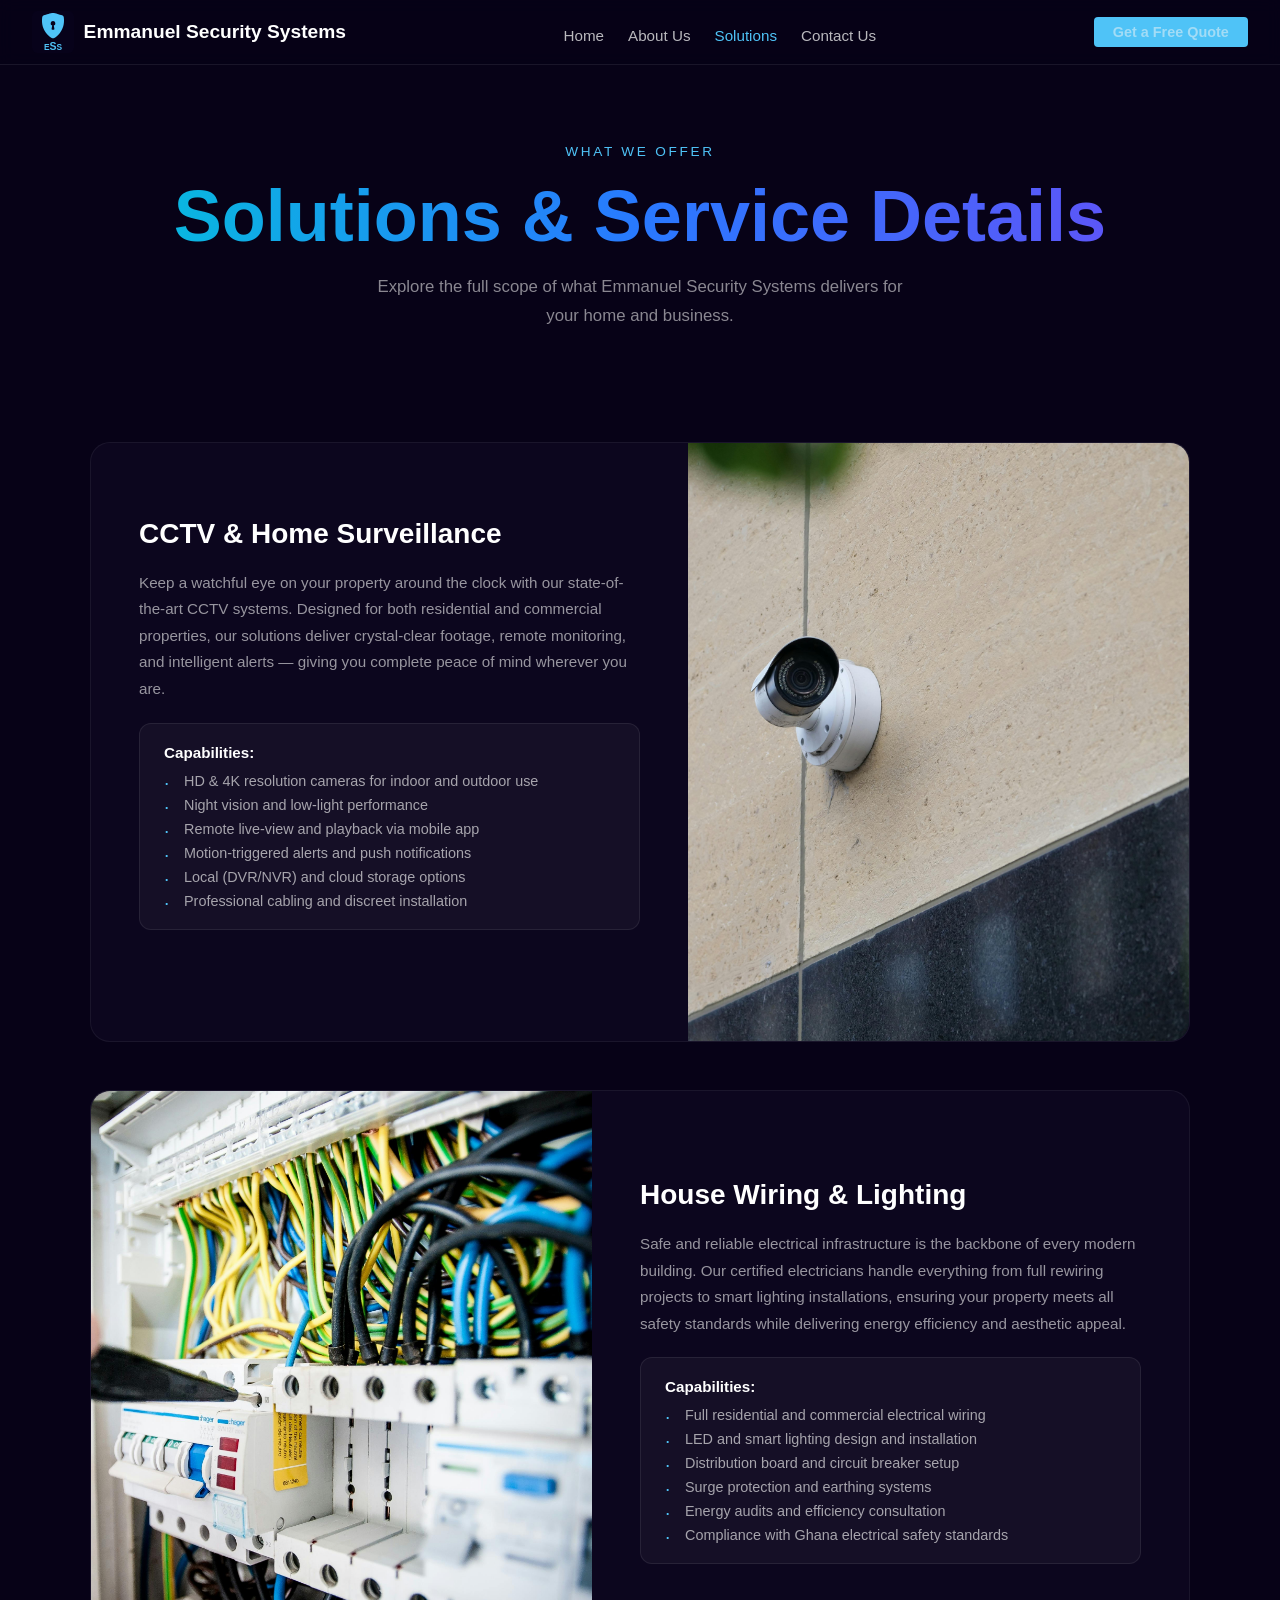
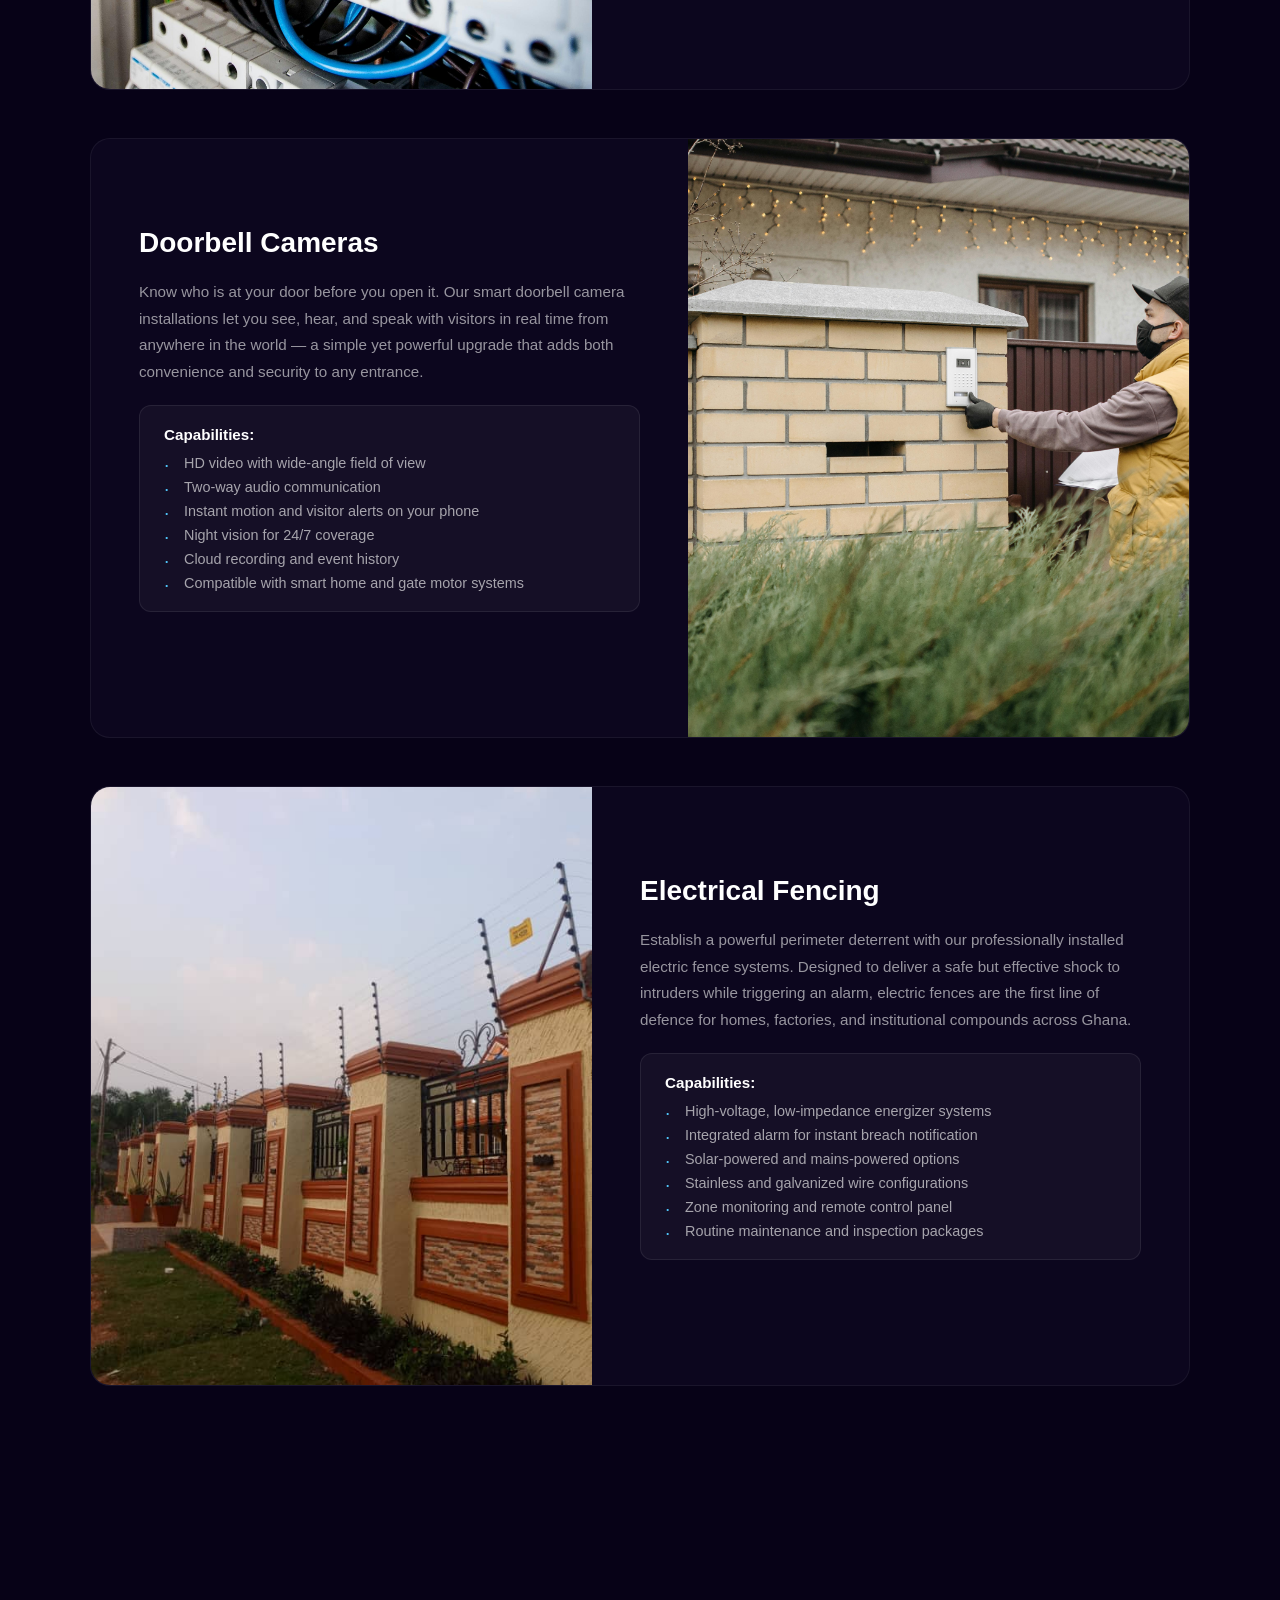
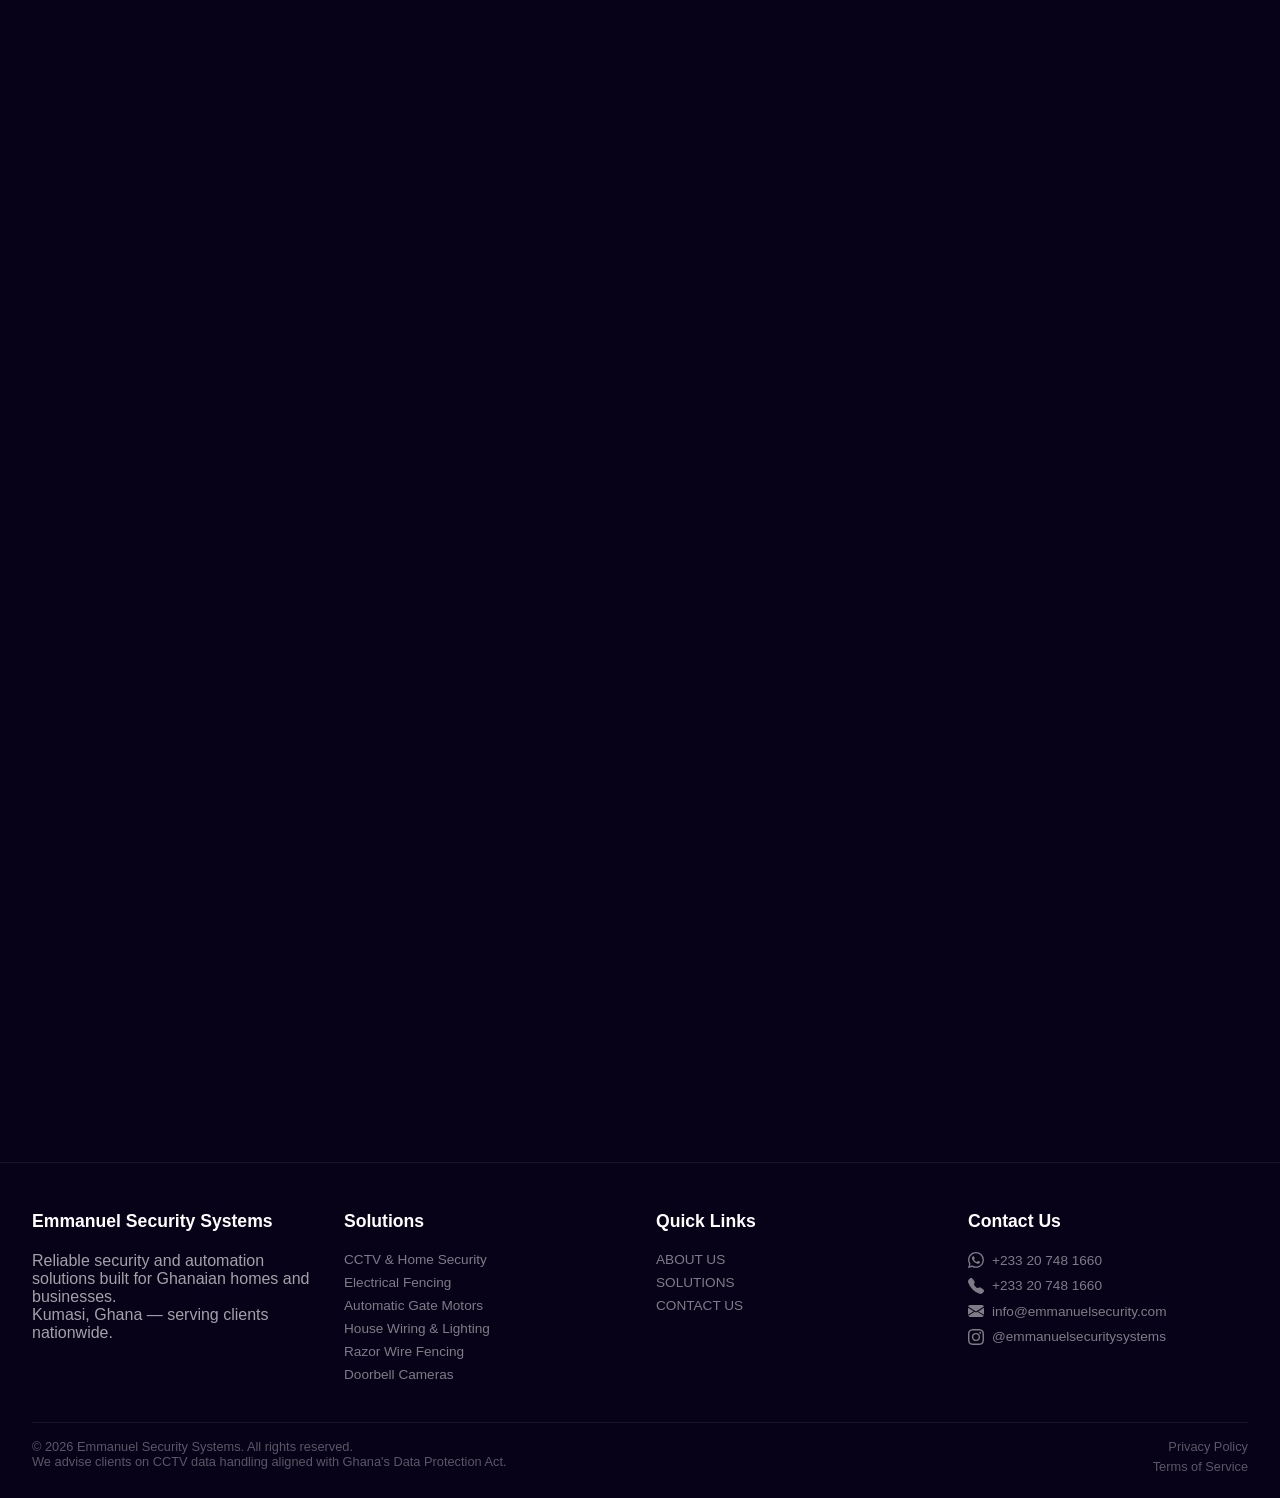
<file: frontend/pages/service-details.html>
<!DOCTYPE html>
<html lang="en">
<head>
    <meta charset="UTF-8">
    <meta name="viewport" content="width=device-width, initial-scale=1.0">
    <meta name="description" content="Detailed information on all security services offered by Emmanuel Security Systems.">
    <meta property="og:type" content="website">
    <meta property="og:title" content="Service Details - Emmanuel Security Systems">
    <meta property="og:description" content="Detailed information on all security services offered by Emmanuel Security Systems.">
    <meta property="og:image" content="https://emmanuelsecuritysystems.com/assets/camera/camera.jpg">
    <meta property="og:url" content="https://emmanuelsecuritysystems.com/pages/service-details.html">
    <title>Service Details - Emmanuel Security Systems</title>
    <link rel="icon" type="image/svg+xml" href="../assets/favicon.svg">
    <link rel="preconnect" href="https://fonts.googleapis.com">
    <link rel="preconnect" href="https://fonts.gstatic.com" crossorigin>
    <link href="https://fonts.googleapis.com/css2?family=Poppins:wght@400;600;800&display=swap" rel="stylesheet">
    <link rel="stylesheet" href="../css/service-details.css">
</head>
<body>

    <!-- ========== HEADER / NAV ========== -->
    <header class="site-header">
        <div class="header-inner">
            <div class="site-brand">
                <img src="../assets/favicon.svg" class="site-logo" alt="ESS">
                <h1 class="site-title">Emmanuel Security Systems</h1>
            </div>
            <nav class="main-nav" aria-label="Main navigation">
                <ul>
                    <li><a href="homepage.html">Home</a></li>
                    <li><a href="about-us.html">About Us</a></li>
                    <li><a href="service-details.html" class="active">Solutions</a></li>
                    <li><a href="contact-us.html">Contact Us</a></li>
                </ul>
            </nav>
            <a href="about-us.html#quote-form" class="btn-quote">Get a Free Quote</a>
            <button class="hamburger" aria-label="Open menu" aria-expanded="false">
                <span></span>
                <span></span>
                <span></span>
            </button>
        </div>
    </header>

    <main>

        <!-- Hero -->
        <section class="details-hero">
            <p class="hero-label">What We Offer</p>
            <h1 class="hero-title">Solutions & Service Details</h1>
            <p class="hero-sub">Explore the full scope of what Emmanuel Security Systems delivers for your home and business.</p>
        </section>

        <!-- ── CCTV ── -->
        <section class="service-section" id="cctv">
            <div class="service-text">
                <h2 class="service-title">CCTV & Home Surveillance</h2>
                <p class="service-desc">Keep a watchful eye on your property around the clock with our state-of-the-art CCTV systems. Designed for both residential and commercial properties, our solutions deliver crystal-clear footage, remote monitoring, and intelligent alerts — giving you complete peace of mind wherever you are.</p>
                <div class="capabilities-box">
                    <h3>Capabilities:</h3>
                    <ul>
                        <li>HD & 4K resolution cameras for indoor and outdoor use</li>
                        <li>Night vision and low-light performance</li>
                        <li>Remote live-view and playback via mobile app</li>
                        <li>Motion-triggered alerts and push notifications</li>
                        <li>Local (DVR/NVR) and cloud storage options</li>
                        <li>Professional cabling and discreet installation</li>
                    </ul>
                </div>
                <a href="about-us.html#quote-form" class="service-cta">Request a Quote &rarr;</a>
            </div>
            <div class="service-img-wrap">
                <img src="../assets/camera/camera.jpg" alt="CCTV Surveillance" class="service-img">
            </div>
        </section>

        <!-- ── House Wiring ── -->
        <section class="service-section reverse" id="wiring">
            <div class="service-text">
                <h2 class="service-title">House Wiring & Lighting</h2>
                <p class="service-desc">Safe and reliable electrical infrastructure is the backbone of every modern building. Our certified electricians handle everything from full rewiring projects to smart lighting installations, ensuring your property meets all safety standards while delivering energy efficiency and aesthetic appeal.</p>
                <div class="capabilities-box">
                    <h3>Capabilities:</h3>
                    <ul>
                        <li>Full residential and commercial electrical wiring</li>
                        <li>LED and smart lighting design and installation</li>
                        <li>Distribution board and circuit breaker setup</li>
                        <li>Surge protection and earthing systems</li>
                        <li>Energy audits and efficiency consultation</li>
                        <li>Compliance with Ghana electrical safety standards</li>
                    </ul>
                </div>
                <a href="about-us.html#quote-form" class="service-cta">Request a Quote &rarr;</a>
            </div>
            <div class="service-img-wrap">
                <img src="../assets/house_wiring/house_wiring.jpg" alt="House Wiring" class="service-img">
            </div>
        </section>

        <!-- ── Doorbell Cameras ── -->
        <section class="service-section" id="doorbell">
            <div class="service-text">
                <h2 class="service-title">Doorbell Cameras</h2>
                <p class="service-desc">Know who is at your door before you open it. Our smart doorbell camera installations let you see, hear, and speak with visitors in real time from anywhere in the world — a simple yet powerful upgrade that adds both convenience and security to any entrance.</p>
                <div class="capabilities-box">
                    <h3>Capabilities:</h3>
                    <ul>
                        <li>HD video with wide-angle field of view</li>
                        <li>Two-way audio communication</li>
                        <li>Instant motion and visitor alerts on your phone</li>
                        <li>Night vision for 24/7 coverage</li>
                        <li>Cloud recording and event history</li>
                        <li>Compatible with smart home and gate motor systems</li>
                    </ul>
                </div>
                <a href="about-us.html#quote-form" class="service-cta">Request a Quote &rarr;</a>
            </div>
            <div class="service-img-wrap">
                <img src="../assets/Doorbell/door_camera_with_man.jpg" alt="Doorbell Camera" class="service-img">
            </div>
        </section>

        <!-- ── Electrical Fencing ── -->
        <section class="service-section reverse" id="electric-fence">
            <div class="service-text">
                <h2 class="service-title">Electrical Fencing</h2>
                <p class="service-desc">Establish a powerful perimeter deterrent with our professionally installed electric fence systems. Designed to deliver a safe but effective shock to intruders while triggering an alarm, electric fences are the first line of defence for homes, factories, and institutional compounds across Ghana.</p>
                <div class="capabilities-box">
                    <h3>Capabilities:</h3>
                    <ul>
                        <li>High-voltage, low-impedance energizer systems</li>
                        <li>Integrated alarm for instant breach notification</li>
                        <li>Solar-powered and mains-powered options</li>
                        <li>Stainless and galvanized wire configurations</li>
                        <li>Zone monitoring and remote control panel</li>
                        <li>Routine maintenance and inspection packages</li>
                    </ul>
                </div>
                <a href="about-us.html#quote-form" class="service-cta">Request a Quote &rarr;</a>
            </div>
            <div class="service-img-wrap">
                <img src="../assets/electric_fence/electrical-fence.jpeg" alt="Electrical Fencing" class="service-img">
            </div>
        </section>

        <!-- ── Razor Wire ── -->
        <section class="service-section" id="razor-wire">
            <div class="service-text">
                <h2 class="service-title">Razor Wire Fencing</h2>
                <p class="service-desc">Add a formidable physical barrier to walls, gates, and perimeters with our razor wire installations. Razor wire is one of the most cost-effective and highly visible deterrents available — making unauthorized entry extremely difficult while clearly signalling that your property is protected.</p>
                <div class="capabilities-box">
                    <h3>Capabilities:</h3>
                    <ul>
                        <li>Concertina and flat-wrap razor wire options</li>
                        <li>Hot-dipped galvanized steel for corrosion resistance</li>
                        <li>Wall-top, fence-top, and stand-alone configurations</li>
                        <li>Custom heights and densities for different security levels</li>
                        <li>Rapid installation with minimal site disruption</li>
                        <li>Compatible with electrical fence add-ons</li>
                    </ul>
                </div>
                <a href="about-us.html#quote-form" class="service-cta">Request a Quote &rarr;</a>
            </div>
            <div class="service-img-wrap">
                <img src="../assets/razor_fence/razor_fence.jpg" alt="Razor Wire" class="service-img">
            </div>
        </section>

        <!-- ── Gate Motor ── -->
        <section class="service-section reverse" id="gate-motor">
            <div class="service-text">
                <h2 class="service-title">Automatic Gate Motor</h2>
                <p class="service-desc">Control access to your property with elegance and ease. Our automatic gate motor installations bring convenience, security, and curb appeal together in one smart system. Whether for a residential driveway or a commercial entrance, we supply and install motors built for the Ghanaian climate.</p>
                <div class="capabilities-box">
                    <h3>Capabilities:</h3>
                    <ul>
                        <li>Swing and sliding gate motor installations</li>
                        <li>Remote control and keypad access</li>
                        <li>Intercom and video intercom integration</li>
                        <li>Safety obstacle-detection sensors</li>
                        <li>Battery backup for power outages</li>
                        <li>Smart app control and access logging</li>
                    </ul>
                </div>
                <a href="about-us.html#quote-form" class="service-cta">Request a Quote &rarr;</a>
            </div>
            <div class="service-img-wrap">
                <img src="../assets/Gate/Gate.jpeg" alt="Gate Motor" class="service-img">
            </div>
        </section>

    </main>

    <!-- ========== FOOTER ========== -->
    <footer class="site-footer">
        <div class="footer-top">

            <div class="footer-brand">
                <h2 class="footer-logo footer-col-headings">Emmanuel Security Systems</h2>
                <p>Reliable security and automation solutions built for Ghanaian homes and businesses.</p>
                <p>Kumasi, Ghana &mdash; serving clients nationwide.</p>
            </div>

            <div class="footer-col">
                <h3 class="footer-col-headings">Solutions</h3>
                <ul>
                    <li><a href="service-details.html#cctv">CCTV & Home Security</a></li>
                    <li><a href="service-details.html#electric-fence">Electrical Fencing</a></li>
                    <li><a href="service-details.html#gate-motor">Automatic Gate Motors</a></li>
                    <li><a href="service-details.html#wiring">House Wiring & Lighting</a></li>
                    <li><a href="service-details.html#razor-wire">Razor Wire Fencing</a></li>
                    <li><a href="service-details.html#doorbell">Doorbell Cameras</a></li>
                </ul>
            </div>

            <div class="footer-col">
                <h3 class="footer-col-headings">Quick Links</h3>
                <ul>
                    <li><a href="about-us.html">ABOUT US</a></li>
                    <li><a href="service-details.html">SOLUTIONS</a></li>
                    <li><a href="contact-us.html">CONTACT US</a></li>
                </ul>
            </div>

            <div class="footer-col footer-contact">
                <h3 class="footer-col-headings">Contact Us</h3>
                <ul>
                    <li>
                        <svg xmlns="http://www.w3.org/2000/svg" width="16" height="16" fill="currentColor" class="contact-icon bi bi-whatsapp" viewBox="0 0 16 16">
                            <path d="M13.601 2.326A7.85 7.85 0 0 0 7.994 0C3.627 0 .068 3.558.064 7.926c0 1.399.366 2.76 1.057 3.965L0 16l4.204-1.102a7.9 7.9 0 0 0 3.79.965h.004c4.368 0 7.926-3.558 7.93-7.93A7.9 7.9 0 0 0 13.6 2.326zM7.994 14.521a6.6 6.6 0 0 1-3.356-.92l-.24-.144-2.494.654.666-2.433-.156-.251a6.56 6.56 0 0 1-1.007-3.505c0-3.626 2.957-6.584 6.591-6.584a6.56 6.56 0 0 1 4.66 1.931 6.56 6.56 0 0 1 1.928 4.66c-.004 3.639-2.961 6.592-6.592 6.592m3.615-4.934c-.197-.099-1.17-.578-1.353-.646-.182-.065-.315-.099-.445.099-.133.197-.513.646-.627.775-.114.133-.232.148-.43.05-.197-.1-.836-.308-1.592-.985-.59-.525-.985-1.175-1.103-1.372-.114-.198-.011-.304.088-.403.087-.088.197-.232.296-.346.1-.114.133-.198.198-.33.065-.134.034-.248-.015-.347-.05-.099-.445-1.076-.612-1.47-.16-.389-.323-.335-.445-.34-.114-.007-.247-.007-.38-.007a.73.73 0 0 0-.529.247c-.182.198-.691.677-.691 1.654s.71 1.916.81 2.049c.098.133 1.394 2.132 3.383 2.992.47.205.84.326 1.129.418.475.152.904.129 1.246.08.38-.058 1.171-.48 1.338-.943.164-.464.164-.86.114-.943-.049-.084-.182-.133-.38-.232"/>
                        </svg>
                        <a href="https://wa.me/233207481660">+233 20 748 1660</a>
                    </li>
                    <li>
                        <svg xmlns="http://www.w3.org/2000/svg" width="16" height="16" fill="currentColor" class="contact-icon bi bi-telephone-fill" viewBox="0 0 16 16">
                            <path fill-rule="evenodd" d="M1.885.511a1.745 1.745 0 0 1 2.61.163L6.29 2.98c.329.423.445.974.315 1.494l-.547 2.19a.68.68 0 0 0 .178.643l2.457 2.457a.68.68 0 0 0 .644.178l2.189-.547a1.75 1.75 0 0 1 1.494.315l2.306 1.794c.829.645.905 1.87.163 2.611l-1.034 1.034c-.74.74-1.846 1.065-2.877.702a18.6 18.6 0 0 1-7.01-4.42 18.6 18.6 0 0 1-4.42-7.009c-.362-1.03-.037-2.137.703-2.877z"/>
                        </svg>
                        <a href="tel:+233207481660">+233 20 748 1660</a>
                    </li>
                    <li>
                        <svg xmlns="http://www.w3.org/2000/svg" width="16" height="16" fill="currentColor" class="contact-icon bi bi-envelope-fill" viewBox="0 0 16 16">
                            <path d="M.05 3.555A2 2 0 0 1 2 2h12a2 2 0 0 1 1.95 1.555L8 8.414zM0 4.697v7.104l5.803-3.558zM6.761 8.83l-6.57 4.027A2 2 0 0 0 2 14h12a2 2 0 0 0 1.808-1.144l-6.57-4.027L8 9.586zm3.436-.311L16 11.801V4.697z"/>
                        </svg>
                        <a href="mailto:info@emmanuelsecurity.com">info@emmanuelsecurity.com</a>
                    </li>
                    <li>
                        <svg xmlns="http://www.w3.org/2000/svg" width="16" height="16" fill="currentColor" class="contact-icon bi bi-instagram" viewBox="0 0 16 16">
                            <path d="M8 0C5.829 0 5.556.01 4.703.048 3.85.088 3.269.222 2.76.42a3.9 3.9 0 0 0-1.417.923A3.9 3.9 0 0 0 .42 2.76C.222 3.268.087 3.85.048 4.7.01 5.555 0 5.827 0 8.001c0 2.172.01 2.444.048 3.297.04.852.174 1.433.372 1.942.205.526.478.972.923 1.417.444.445.89.719 1.416.923.51.198 1.09.333 1.942.372C5.555 15.99 5.827 16 8 16s2.444-.01 3.298-.048c.851-.04 1.434-.174 1.943-.372a3.9 3.9 0 0 0 1.416-.923c.445-.445.718-.891.923-1.417.197-.509.332-1.09.372-1.942C15.99 10.445 16 10.173 16 8s-.01-2.445-.048-3.299c-.04-.851-.175-1.433-.372-1.941a3.9 3.9 0 0 0-.923-1.417A3.9 3.9 0 0 0 13.24.42c-.51-.198-1.092-.333-1.943-.372C10.443.01 10.172 0 7.998 0zm-.717 1.442h.718c2.136 0 2.389.007 3.232.046.78.035 1.204.166 1.486.275.373.145.64.319.92.599s.453.546.598.92c.11.281.24.705.275 1.485.039.843.047 1.096.047 3.231s-.008 2.389-.047 3.232c-.035.78-.166 1.203-.275 1.485a2.5 2.5 0 0 1-.599.919c-.28.28-.546.453-.92.598-.28.11-.704.24-1.485.276-.843.038-1.096.047-3.232.047s-2.39-.009-3.233-.047c-.78-.036-1.203-.166-1.485-.276a2.5 2.5 0 0 1-.92-.598 2.5 2.5 0 0 1-.6-.92c-.109-.281-.24-.705-.275-1.485-.038-.843-.046-1.096-.046-3.233s.008-2.388.046-3.231c.036-.78.166-1.204.276-1.486.145-.373.319-.64.599-.92s.546-.453.92-.598c.282-.11.705-.24 1.485-.276.738-.034 1.024-.044 2.515-.045zm4.988 1.328a.96.96 0 1 0 0 1.92.96.96 0 0 0 0-1.92m-4.27 1.122a4.109 4.109 0 1 0 0 8.217 4.109 4.109 0 0 0 0-8.217m0 1.441a2.667 2.667 0 1 1 0 5.334 2.667 2.667 0 0 1 0-5.334"/>
                        </svg>
                        <a href="https://instagram.com/dawsonkwasi">@emmanuelsecuritysystems</a>
                    </li>
                </ul>
            </div>

        </div>

        <div class="footer-bottom">
            <div class="footer-bottom-left">
                <p>&copy; 2026 Emmanuel Security Systems. All rights reserved.</p>
                <p class="footer-note">We advise clients on CCTV data handling aligned with Ghana's Data Protection Act.</p>
            </div>
            <div class="footer-bottom-right">
                <div class="footer-legal">
                    <p><a href="privacy-policy.html">Privacy Policy</a></p>
                    <p><a href="terms-of-service.html">Terms of Service</a></p>
                </div>
            </div>
        </div>

    </footer>

    <script src="../js/nav.js"></script>
    <script>
        const observer = new IntersectionObserver((entries) => {
            entries.forEach(entry => {
                if (entry.isIntersecting) {
                    entry.target.classList.add('visible');
                    observer.unobserve(entry.target);
                }
            });
        }, { threshold: 0.12 });

        document.querySelectorAll('.service-section').forEach(s => observer.observe(s));
    </script>
</body>
</html>
</file>
<file: css/homepage.css>
*{
    margin: 0;
    padding: 0;
    box-sizing: border-box;
}
html{
    scroll-behavior:smooth;
}
/* ── Stars ── */
#stars-container {
    position: absolute;
    top: 0;
    left: 0;
    width: 100%;
    height: 100%;
    pointer-events: none;
    z-index: 0;
    overflow: hidden;
}

.star {
    position: absolute;
    background-color: #ffffff;
    border-radius: 50%;
    animation: float-up linear infinite, twinkle ease-in-out infinite alternate;
}

@keyframes float-up {
    from { transform: translateY(0); }
    to   { transform: translateY(-110vh); }
}

@keyframes twinkle {
    from { opacity: 0.1; }
    to   { opacity: 0.9; }
}

/* Keep all content above the stars layer */
.site-header,
main,
.site-footer {
    position: relative;
    z-index: 1;
}

/* ── Hero ── */
.hero {
    min-height: calc(100vh - 64px);
    display: flex;
    flex-direction: column;
    justify-content: center;
    align-items: center;
    padding: 4rem 2rem;
    position: relative;
    overflow: hidden;
}

.hero-heading,
.hero-body {
    position: relative;
    z-index: 1;
}

body {
    background-color: rgb(7, 2, 23);
    color:rgba(245, 245, 245, 0.659);
    font-family:sans-serif;
    font-size: clamp(1.25rem,3vh, 2.25rem);
}
a{
    text-decoration: none;
}
a:hover{
    text-decoration: underline;
}
a, a:link, a:visited, a:hover, a:active {
    color: rgba(245, 245, 245, 0.474); /* Or use an exact color, e.g., #000000 */
}
/* ── Header ── */
.site-header {
    position: fixed;
    top: 0;
    left: 0;
    width: 100%;
    z-index: 100;
    background-color: rgba(7, 2, 23, 0.85);
    backdrop-filter: blur(8px);
    border-bottom: 1px solid rgba(255, 255, 255, 0.08);
}

.header-inner {
    display: flex;
    align-items: center;
    justify-content: space-between;
    padding: 0 2rem;
    height: 64px;
}

.site-brand {
    display: flex;
    align-items: center;
    gap: 0.6rem;
    text-decoration: none;
}
.site-logo {
    width: 42px;
    height: 42px;
    flex-shrink: 0;
}
.site-title {
    font-size: 1.2rem;
    font-weight: 700;
    color: #ffffff;
    white-space: nowrap;
}

.main-nav ul {
    display: flex;
    flex-direction: row;
    align-items: center;
    gap: 1.5rem;
    list-style: none;
}

.main-nav a {
    color: rgba(245, 245, 245, 0.75);
    text-decoration: none;
    font-size: 0.95rem;
    white-space: nowrap;
    transition: color 0.2s;
}

.main-nav a:hover,
.main-nav a.active {
    color: #4fc3f7;
}

.btn-quote {
    background-color: #4fc3f7;
    color: #07021a;
    padding: 0.45rem 1.2rem;
    border-radius: 4px;
    text-decoration: none;
    font-size: 0.9rem;
    font-weight: 600;
    white-space: nowrap;
    transition: background-color 0.2s;
}

.btn-quote:hover {
    background-color: #81d4fa;
}


/* Push page content below the fixed header */
main {
    padding-top: 64px;
}
.hero-heading{
    font-weight: 800;
    font-family: 'Poppins', sans-serif;
    line-height: 1.15;
    max-width: 900px;
    margin: 0 auto;
}
.hero-body{
    text-align:center;
    max-width:850px;
    margin: 1.75rem auto 0;
    font-size: 1rem;
    position: relative;
    z-index: 1;
}

/* ── Hero CTAs ── */
.hero-ctas {
    display: flex;
    gap: 1.25rem;
    margin-top: 2.25rem;
    flex-wrap: wrap;
    justify-content: center;
    position: relative;
    z-index: 1;
}

.hero-btn {
    display: inline-flex;
    align-items: center;
    gap: 0.5rem;
    padding: 0.8rem 2rem;
    border-radius: 50px;
    font-size: 1rem;
    font-weight: 700;
    text-decoration: none !important;
    transition: background-color 0.25s, border-color 0.25s, transform 0.2s;
    white-space: nowrap;
    cursor: pointer;
}

.hero-btn-primary {
    background-color: rgba(8, 18, 48, 0.85);
    border: 2px solid rgba(79, 195, 247, 0.45);
    color: #ffffff !important;
}

.hero-btn-primary:hover {
    background-color: rgba(79, 195, 247, 0.12);
    border-color: #4fc3f7;
    transform: translateY(-2px);
}

.hero-btn-outline {
    background-color: transparent;
    border: 2px solid rgba(255, 255, 255, 0.28);
    color: #ffffff !important;
}

.hero-btn-outline:hover {
    border-color: rgba(255, 255, 255, 0.65);
    background-color: rgba(255, 255, 255, 0.05);
    transform: translateY(-2px);
}

/* ── Hero trust badges ── */
.hero-badges {
    display: flex;
    flex-wrap: wrap;
    justify-content: center;
    align-items: center;
    gap: 0.6rem 1.1rem;
    margin-top: 2rem;
    position: relative;
    z-index: 1;
}

.hero-badge {
    display: inline-flex;
    align-items: center;
    gap: 0.45rem;
    font-size: 0.82rem;
    color: rgba(245, 245, 245, 0.6);
    font-family: 'Poppins', sans-serif;
}

.hero-badge svg {
    color: #4fc3f7;
    flex-shrink: 0;
}

.badge-sep {
    color: rgba(255, 255, 255, 0.2);
    font-size: 1rem;
    line-height: 1;
}

#protect-your-home{
    font-size: 3rem;
    color: white;
    text-align: center;
}

#with-cutting-edge{
    font-size: 3.5rem;
    text-align: center;
    background: linear-gradient(90deg, #00c8d7, #2979ff, #6b4cf6);
    -webkit-background-clip: text;
    -webkit-text-fill-color: transparent;
    background-clip: text;
}
.section-title{
    font-family:Arial, Helvetica, sans-serif;
    font-size: 1rem;
    text-align: center;
    margin: 0 auto;
    margin-top: 7rem;
    color:rgb(95, 88, 88);
    font-weight: 500;
    opacity: 0;
    transform: translateY(24px);
    transition: opacity 0.5s ease, transform 0.5s ease;
}
.section-title.visible {
    opacity: 1;
    transform: translateY(0);
}

.section-title2{
    font-family: Arial, Helvetica, sans-serif;
    font-size:2rem;
    text-align: center;
    margin: 0 auto;
    opacity: 0;
    transform: translateY(24px);
    transition: opacity 0.5s ease 0.1s, transform 0.5s ease 0.1s;
}
.section-title2.visible {
    opacity: 1;
    transform: translateY(0);
    transition-delay: 0s;
}

.solutions-grid {
    display: grid;
    grid-template-columns: repeat(3, 1fr);
    gap: 1.5rem;
    max-width: 95%;
    margin: 3rem auto 0;
    padding: 0 2rem;
}
.solution-card {
    display: flex;
    flex-direction: column;
    background-color: rgba(255, 255, 255, 0.05);
    border: 1px solid rgba(255, 255, 255, 0.1);
    border-radius: 12px;
    overflow: hidden;
    text-decoration: none;
    height: 500px;
    color: inherit;
    opacity: 0;
    transform: translateY(48px);
    transition: opacity 0.6s ease, transform 0.6s ease, background-color 0.3s, border-color 0.3s;
}
.solution-card.visible {
    opacity: 1;
    transform: translateY(0);
}

.solution-card:hover {
    background-color: rgba(79, 195, 247, 0.08);
    border-color: #4fc3f7;
    transform: translateY(-6px);
}

.solution-img-wrap {
    overflow: hidden;
    flex-shrink: 0;
}

.solution-img-placeholder {
    height: 150px;
    background: linear-gradient(135deg, rgba(79, 195, 247, 0.12), rgba(107, 76, 246, 0.15));
}

.solution-img {
    width: 100%;
    height: 100%;
    height: 400px;
    object-fit: cover;
    display: block;
    transition: transform 0.4s ease;
}

.solution-card:hover .solution-img {
    transform: scale(1.08);
}

.solution-info {
    padding: 1.2rem 1.4rem 1.4rem;
    display: flex;
    flex-direction: column;
    gap: 0.5rem;
}

.solution-heading {
    font-family: 'Poppins', sans-serif;
    font-size: 1rem;
    font-weight: 700;
    color: #ffffff;
    line-height: 1.3;
}

.solution-desc {
    font-family: 'Poppins', sans-serif;
    font-size: 0.82rem;
    font-weight: 400;
    color: rgba(245, 245, 245, 0.55);
    line-height: 1.5;
}
.footer-top{
    display: grid;
    grid-template-columns: repeat(4,1fr);
    margin-top:15rem;
    font-size:1rem;
}
.site-footer ul{
    list-style: none;
    color: rgba(245, 245, 245, 0.144);
    text-decoration: none;
    font-size: 0.85rem;
    transition: color 0.2s;
}
.footer-col-headings{
    margin-bottom: 2rem;
    font-size: 1.3rem;
    color: #ffffff;
}
.footer-bottom{
    display: grid;
    grid-template-columns: repeat(4, 1fr);
    font-size: small;
    margin-top: 1.5rem;
    padding-top: 1rem;
    border-top: 1px solid rgba(255, 255, 255, 0.08);
}
.footer-bottom-left{
    grid-column: 1 / 4;
}
.footer-bottom-right{
    grid-column: 4 / 5;
}

/* ── Hamburger button ── */
.hamburger {
    display: none;
    flex-direction: column;
    justify-content: space-between;
    width: 24px;
    height: 18px;
    background: none;
    border: none;
    cursor: pointer;
    padding: 0;
    flex-shrink: 0;
}
.hamburger span {
    display: block;
    width: 100%;
    height: 2px;
    background-color: #ffffff;
    border-radius: 2px;
    transition: transform 0.3s ease, opacity 0.3s ease;
}
.nav-open .hamburger span:nth-child(1) { transform: translateY(8px) rotate(45deg); }
.nav-open .hamburger span:nth-child(2) { opacity: 0; }
.nav-open .hamburger span:nth-child(3) { transform: translateY(-8px) rotate(-45deg); }

/* ── Tablet (≤ 1024px) ── */
@media (max-width: 1024px) {
    .site-title { font-size: 1rem; }
    .main-nav ul { gap: 1rem; }
    .main-nav a { font-size: 0.85rem; }
    .btn-quote { font-size: 0.8rem; padding: 0.4rem 0.9rem; }
    .solutions-grid { grid-template-columns: repeat(2, 1fr); }
    #protect-your-home { font-size: 2.2rem; }
    #with-cutting-edge { font-size: 2.8rem; }
    .footer-top { grid-template-columns: repeat(2, 1fr); gap: 2rem 3rem; padding: 0 2rem; }
    .footer-bottom { grid-template-columns: 1fr 1fr; }
    .footer-bottom-left { grid-column: 1 / 2; }
    .footer-bottom-right { grid-column: 2 / 3; }
}

/* ── Phablet / small tablet (≤ 768px) ── */
@media (max-width: 768px) {
    .hamburger { display: flex; }
    .btn-quote { display: none; }
    .main-nav {
        position: absolute;
        top: 64px;
        left: 0;
        right: 0;
        background-color: rgba(7, 2, 23, 0.97);
        backdrop-filter: blur(12px);
        border-bottom: 1px solid rgba(255, 255, 255, 0.08);
        max-height: 0;
        overflow: hidden;
        transition: max-height 0.35s ease;
    }
    .nav-open .main-nav { max-height: 400px; }
    .main-nav ul {
        flex-direction: column;
        align-items: flex-start;
        gap: 0;
        padding: 0.5rem 2rem 1rem;
    }
    .main-nav ul li {
        width: 100%;
        padding: 0.75rem 0;
        border-bottom: 1px solid rgba(255, 255, 255, 0.06);
    }
    .main-nav ul li:last-child { border-bottom: none; }
    .main-nav a { font-size: 1.05rem; display: block; }

    #protect-your-home { font-size: 1.8rem; }
    #with-cutting-edge { font-size: 2.2rem; }
    .hero { padding: 3rem 1.5rem; }
    .hero-body { font-size: 0.95rem; }
    .solutions-grid { grid-template-columns: 1fr; padding: 0 1rem; }
    .solution-card { height: auto; }
    .solution-img { height: 220px; }
    .footer-top { grid-template-columns: 1fr 1fr; padding: 0 1rem; margin-top: 6rem; }
    .footer-bottom { grid-template-columns: 1fr; padding: 0 1rem; }
    .footer-bottom-left { grid-column: 1; }
    .footer-bottom-right { grid-column: 1; }
}

/* ── Phone (≤ 480px) ── */
@media (max-width: 480px) {
    .header-inner { padding: 0 1rem; }
    .site-title { font-size: 1rem; }
    #protect-your-home { font-size: 1.4rem; }
    #with-cutting-edge { font-size: 1.7rem; }
    .hero { padding: 2rem 1rem; }
    .hero-ctas { flex-direction: column; align-items: stretch; }
    .hero-btn { justify-content: center; }
    .badge-sep { display: none; }
    .footer-top { grid-template-columns: 1fr; }
}
</file>
<file: frontend/css/homepage.css>
*{
    margin: 0;
    padding: 0;
    box-sizing: border-box;
}
html{
    scroll-behavior:smooth;
}
/* ── Stars ── */
#stars-container {
    position: absolute;
    top: 0;
    left: 0;
    width: 100%;
    height: 100%;
    pointer-events: none;
    z-index: 0;
    overflow: hidden;
}

.star {
    position: absolute;
    background-color: #ffffff;
    border-radius: 50%;
    animation: float-up linear infinite, twinkle ease-in-out infinite alternate;
}

@keyframes float-up {
    from { transform: translateY(0); }
    to   { transform: translateY(-110vh); }
}

@keyframes twinkle {
    from { opacity: 0.1; }
    to   { opacity: 0.9; }
}

/* Keep all content above the stars layer */
.site-header,
main,
.site-footer {
    position: relative;
    z-index: 1;
}

/* ── Hero ── */
.hero {
    min-height: calc(100vh - 64px);
    display: flex;
    flex-direction: column;
    justify-content: center;
    align-items: center;
    padding: 4rem 2rem;
    position: relative;
    overflow: hidden;
}

.hero-heading,
.hero-body {
    position: relative;
    z-index: 1;
}

body {
    background-color: rgb(7, 2, 23);
    color:rgba(245, 245, 245, 0.659);
    font-family:sans-serif;
    font-size: clamp(1.25rem,3vh, 2.25rem);
}
a{
    text-decoration: none;
}
a:hover{
    text-decoration: underline;
}
a, a:link, a:visited, a:hover, a:active {
    color: rgba(245, 245, 245, 0.474); /* Or use an exact color, e.g., #000000 */
}
/* ── Header ── */
.site-header {
    position: fixed;
    top: 0;
    left: 0;
    width: 100%;
    z-index: 100;
    background-color: rgba(7, 2, 23, 0.85);
    backdrop-filter: blur(8px);
    border-bottom: 1px solid rgba(255, 255, 255, 0.08);
}

.header-inner {
    display: flex;
    align-items: center;
    justify-content: space-between;
    padding: 0 2rem;
    height: 64px;
}

.site-brand {
    display: flex;
    align-items: center;
    gap: 0.6rem;
}
.site-logo {
    width: 42px;
    height: 42px;
    flex-shrink: 0;
}
.site-title {
    font-size: 1.2rem;
    font-weight: 700;
    color: #ffffff;
    white-space: nowrap;
}

.main-nav ul {
    display: flex;
    flex-direction: row;
    align-items: center;
    gap: 1.5rem;
    list-style: none;
}

.main-nav a {
    color: rgba(245, 245, 245, 0.75);
    text-decoration: none;
    font-size: 0.95rem;
    white-space: nowrap;
    transition: color 0.2s;
}

.main-nav a:hover,
.main-nav a.active {
    color: #4fc3f7;
}

.btn-quote {
    background-color: #4fc3f7;
    color: #07021a;
    padding: 0.45rem 1.2rem;
    border-radius: 4px;
    text-decoration: none;
    font-size: 0.9rem;
    font-weight: 600;
    white-space: nowrap;
    transition: background-color 0.2s;
}

.btn-quote:hover {
    background-color: #81d4fa;
}


/* Push page content below the fixed header */
main {
    padding-top: 64px;
}
.hero-heading{
    font-weight: 800;
    font-family: 'Poppins', sans-serif;
    line-height: 1.15;
    max-width: 900px;
    margin: 0 auto;
}
.hero-body{
    text-align:center;
    max-width:850px;
    margin: 1.75rem auto 0;
    font-size: 1rem;
    position: relative;
    z-index: 1;
}

/* ── Hero CTAs ── */
.hero-ctas {
    display: flex;
    gap: 1.25rem;
    margin-top: 2.25rem;
    flex-wrap: wrap;
    justify-content: center;
    position: relative;
    z-index: 1;
}

.hero-btn {
    display: inline-flex;
    align-items: center;
    gap: 0.5rem;
    padding: 0.8rem 2rem;
    border-radius: 50px;
    font-size: 1rem;
    font-weight: 700;
    text-decoration: none !important;
    transition: background-color 0.25s, border-color 0.25s, transform 0.2s;
    white-space: nowrap;
    cursor: pointer;
}

.hero-btn-primary {
    background-color: rgba(8, 18, 48, 0.85);
    border: 2px solid rgba(79, 195, 247, 0.45);
    color: #ffffff !important;
}

.hero-btn-primary:hover {
    background-color: rgba(79, 195, 247, 0.12);
    border-color: #4fc3f7;
    transform: translateY(-2px);
}

.hero-btn-outline {
    background-color: transparent;
    border: 2px solid rgba(255, 255, 255, 0.28);
    color: #ffffff !important;
}

.hero-btn-outline:hover {
    border-color: rgba(255, 255, 255, 0.65);
    background-color: rgba(255, 255, 255, 0.05);
    transform: translateY(-2px);
}

/* ── Hero trust badges ── */
.hero-badges {
    display: flex;
    flex-wrap: wrap;
    justify-content: center;
    align-items: center;
    gap: 0.6rem 1.1rem;
    margin-top: 2rem;
    position: relative;
    z-index: 1;
}

.hero-badge {
    display: inline-flex;
    align-items: center;
    gap: 0.45rem;
    font-size: 0.82rem;
    color: rgba(245, 245, 245, 0.6);
    font-family: 'Poppins', sans-serif;
}

.hero-badge svg {
    color: #4fc3f7;
    flex-shrink: 0;
}

.badge-sep {
    color: rgba(255, 255, 255, 0.2);
    font-size: 1rem;
    line-height: 1;
}

#protect-your-home{
    font-size: 3rem;
    color: white;
    text-align: center;
}

#with-cutting-edge{
    font-size: 3.5rem;
    text-align: center;
    background: linear-gradient(90deg, #00c8d7, #2979ff, #6b4cf6);
    -webkit-background-clip: text;
    -webkit-text-fill-color: transparent;
    background-clip: text;
}
.section-title{
    font-family:Arial, Helvetica, sans-serif;
    font-size: 1rem;
    text-align: center;
    margin: 0 auto;
    margin-top: 7rem;
    color:rgb(95, 88, 88);
    font-weight: 500;
    opacity: 0;
    transform: translateY(24px);
    transition: opacity 0.5s ease, transform 0.5s ease;
}
.section-title.visible {
    opacity: 1;
    transform: translateY(0);
}

.section-title2{
    font-family: Arial, Helvetica, sans-serif;
    font-size:2rem;
    text-align: center;
    margin: 0 auto;
    opacity: 0;
    transform: translateY(24px);
    transition: opacity 0.5s ease 0.1s, transform 0.5s ease 0.1s;
}
.section-title2.visible {
    opacity: 1;
    transform: translateY(0);
    transition-delay: 0s;
}

.solutions-grid {
    display: grid;
    grid-template-columns: repeat(3, 1fr);
    gap: 1.5rem;
    max-width: 95%;
    margin: 3rem auto 0;
    padding: 0 2rem;
}
.solution-card {
    display: flex;
    flex-direction: column;
    background-color: rgba(255, 255, 255, 0.05);
    border: 1px solid rgba(255, 255, 255, 0.1);
    border-radius: 12px;
    overflow: hidden;
    text-decoration: none;
    height: 500px;
    color: inherit;
    opacity: 0;
    transform: translateY(48px);
    transition: opacity 0.6s ease, transform 0.6s ease, background-color 0.3s, border-color 0.3s;
}
.solution-card.visible {
    opacity: 1;
    transform: translateY(0);
}

.solution-card:hover {
    background-color: rgba(79, 195, 247, 0.08);
    border-color: #4fc3f7;
    transform: translateY(-6px);
}

.solution-img-wrap {
    overflow: hidden;
    flex-shrink: 0;
}

.solution-img-placeholder {
    height: 150px;
    background: linear-gradient(135deg, rgba(79, 195, 247, 0.12), rgba(107, 76, 246, 0.15));
}

.solution-img {
    width: 100%;
    height: 100%;
    height: 400px;
    object-fit: cover;
    display: block;
    transition: transform 0.4s ease;
}

.solution-card:hover .solution-img {
    transform: scale(1.08);
}

.solution-info {
    padding: 1.2rem 1.4rem 1.4rem;
    display: flex;
    flex-direction: column;
    gap: 0.5rem;
}

.solution-heading {
    font-family: 'Poppins', sans-serif;
    font-size: 1rem;
    font-weight: 700;
    color: #ffffff;
    line-height: 1.3;
}

.solution-desc {
    font-family: 'Poppins', sans-serif;
    font-size: 0.82rem;
    font-weight: 400;
    color: rgba(245, 245, 245, 0.55);
    line-height: 1.5;
}
.footer-top{
    display: grid;
    grid-template-columns: repeat(4,1fr);
    margin-top:15rem;
    font-size:1rem;
}
.site-footer ul{
    list-style: none;
    color: rgba(245, 245, 245, 0.144);
    text-decoration: none;
    font-size: 0.85rem;
    transition: color 0.2s;
}
.footer-col-headings{
    margin-bottom: 2rem;
    font-size: 1.3rem;
    color: #ffffff;
}
.footer-bottom{
    display: grid;
    grid-template-columns: repeat(4, 1fr);
    font-size: small;
    margin-top: 1.5rem;
    padding-top: 1rem;
    border-top: 1px solid rgba(255, 255, 255, 0.08);
}
.footer-bottom-left{
    grid-column: 1 / 4;
}
.footer-bottom-right{
    grid-column: 4 / 5;
}

/* ── Hamburger button ── */
.hamburger {
    display: none;
    flex-direction: column;
    justify-content: space-between;
    width: 24px;
    height: 18px;
    background: none;
    border: none;
    cursor: pointer;
    padding: 0;
    flex-shrink: 0;
}
.hamburger span {
    display: block;
    width: 100%;
    height: 2px;
    background-color: #ffffff;
    border-radius: 2px;
    transition: transform 0.3s ease, opacity 0.3s ease;
}
.nav-open .hamburger span:nth-child(1) { transform: translateY(8px) rotate(45deg); }
.nav-open .hamburger span:nth-child(2) { opacity: 0; }
.nav-open .hamburger span:nth-child(3) { transform: translateY(-8px) rotate(-45deg); }

/* ── Tablet (≤ 1024px) ── */
@media (max-width: 1024px) {
    .site-title { font-size: 1rem; }
    .main-nav ul { gap: 1rem; }
    .main-nav a { font-size: 0.85rem; }
    .btn-quote { font-size: 0.8rem; padding: 0.4rem 0.9rem; }
    .solutions-grid { grid-template-columns: repeat(2, 1fr); }
    #protect-your-home { font-size: 2.2rem; }
    #with-cutting-edge { font-size: 2.8rem; }
    .footer-top { grid-template-columns: repeat(2, 1fr); gap: 2rem 3rem; padding: 0 2rem; }
    .footer-bottom { grid-template-columns: 1fr 1fr; }
    .footer-bottom-left { grid-column: 1 / 2; }
    .footer-bottom-right { grid-column: 2 / 3; }
}

/* ── Phablet / small tablet (≤ 768px) ── */
@media (max-width: 768px) {
    .hamburger { display: flex; }
    .btn-quote { display: none; }
    .main-nav {
        position: absolute;
        top: 64px;
        left: 0;
        right: 0;
        background-color: rgba(7, 2, 23, 0.97);
        backdrop-filter: blur(12px);
        border-bottom: 1px solid rgba(255, 255, 255, 0.08);
        max-height: 0;
        overflow: hidden;
        transition: max-height 0.35s ease;
    }
    .nav-open .main-nav { max-height: 400px; }
    .main-nav ul {
        flex-direction: column;
        align-items: flex-start;
        gap: 0;
        padding: 0.5rem 2rem 1rem;
    }
    .main-nav ul li {
        width: 100%;
        padding: 0.75rem 0;
        border-bottom: 1px solid rgba(255, 255, 255, 0.06);
    }
    .main-nav ul li:last-child { border-bottom: none; }
    .main-nav a { font-size: 1.05rem; display: block; }

    #protect-your-home { font-size: 1.8rem; }
    #with-cutting-edge { font-size: 2.2rem; }
    .hero { padding: 3rem 1.5rem; }
    .hero-body { font-size: 0.95rem; }
    .solutions-grid { grid-template-columns: 1fr; padding: 0 1rem; }
    .solution-card { height: auto; }
    .solution-img { height: 220px; }
    .footer-top { grid-template-columns: 1fr 1fr; padding: 0 1rem; margin-top: 6rem; }
    .footer-bottom { grid-template-columns: 1fr; padding: 0 1rem; }
    .footer-bottom-left { grid-column: 1; }
    .footer-bottom-right { grid-column: 1; }
}

/* ── Phone (≤ 480px) ── */
@media (max-width: 480px) {
    .header-inner { padding: 0 1rem; }
    .site-title { font-size: 1rem; }
    #protect-your-home { font-size: 1.4rem; }
    #with-cutting-edge { font-size: 1.7rem; }
    .hero { padding: 2rem 1rem; }
    .hero-ctas { flex-direction: column; align-items: stretch; }
    .hero-btn { justify-content: center; }
    .badge-sep { display: none; }
    .footer-top { grid-template-columns: 1fr; }
}
</file>
<file: css/about.css>
*{
    margin: 0;
    padding: 0;
    box-sizing: border-box;
}
html{
    scroll-behavior:smooth;
}

body {
    background-color: rgb(7, 2, 23);
    color:rgba(245, 245, 245, 0.659);
    font-family:sans-serif;
    font-size: clamp(1.25rem,3vh, 2.25rem);
}
a{
    text-decoration: none;
}
a:hover{
    text-decoration: underline;
}
a, a:link, a:visited, a:hover, a:active {
    color: rgba(245, 245, 245, 0.474); /* Or use an exact color, e.g., #000000 */
}
/* ── Header ── */
.site-header {
    position: fixed;
    top: 0;
    left: 0;
    width: 100%;
    z-index: 100;
    background-color: rgba(7, 2, 23, 0.85);
    backdrop-filter: blur(8px);
    border-bottom: 1px solid rgba(255, 255, 255, 0.08);
}

.header-inner {
    display: flex;
    align-items: center;
    justify-content: space-between;
    padding: 0 2rem;
    height: 64px;
}

.site-brand {
    display: flex;
    align-items: center;
    gap: 0.6rem;
    text-decoration: none;
}
.site-logo {
    width: 42px;
    height: 42px;
    flex-shrink: 0;
}
.site-title {
    font-size: 1.2rem;
    font-weight: 700;
    color: #ffffff;
    white-space: nowrap;
}

.main-nav ul {
    display: flex;
    flex-direction: row;
    align-items: center;
    gap: 1.5rem;
    list-style: none;
}

.main-nav a {
    color: rgba(245, 245, 245, 0.75);
    text-decoration: none;
    font-size: 0.95rem;
    white-space: nowrap;
    transition: color 0.2s;
}

.main-nav a:hover,
.main-nav a.active {
    color: #4fc3f7;
}

.btn-quote {
    background-color: #4fc3f7;
    color: #07021a;
    padding: 0.45rem 1.2rem;
    border-radius: 4px;
    text-decoration: none;
    font-size: 0.9rem;
    font-weight: 600;
    white-space: nowrap;
    transition: background-color 0.2s;
}

.btn-quote:hover {
    background-color: #81d4fa;
}

/* Push page content below the fixed header */
main {
    padding-top: 64px;
    background-color: rgb(7, 2, 23);
    
}
.about-hero {
    position: relative;
    width: 100%;
    height: 55vh;
    overflow: hidden;
    display: flex;
    align-items: center;
    justify-content: left;
}

.about-hero-bg {
    position: absolute;
    top: 0;
    left: 0;
    width: 100%;
    height: 100%;
    object-fit: cover;
    object-position: center;
}

.about-hero::after {
    content: '';
    position: absolute;
    inset: 0;
    background: linear-gradient(to bottom, transparent 50%, rgb(7, 2, 23) 100%);
    pointer-events: none;
    z-index: 1;
}

.about-hero-text {
    position: relative;
    z-index: 1;
    color: white;
    padding: 2rem;
}

.about-label {
    font-size: 1.4rem;
    font-weight: 300;
    letter-spacing: 0.2em;
    text-transform: uppercase;
    color: rgb(21, 3, 79);
    margin-bottom: 0.5rem;
}

.about-hero-text h1 {
    font-size: clamp(2rem, 6vw, 4rem);
    font-weight: 800;
    margin-bottom: 1rem;
    color: #ffffff;
}

.about-hero-text{
    font-size: clamp(0.85rem, 2vw, 1.1rem);
    
    background: linear-gradient(90deg, rgb(49, 6, 65), #2979ff, #6b4cf6);
    -webkit-background-clip: text;
    -webkit-text-fill-color: transparent;
    background-clip: text;
    font-weight: 400;
}
.hero-body{
    font-size: 1rem;
    color: white;
}

.section-topics{
    font-family: sans-serif;
    font-size: 2rem;
    color:white;

}
.division {
    display: grid;
    grid-template-columns: 65fr 35fr;
    align-items: start;
    padding: 3rem 0;
    gap: 2rem;
    color:white;
}

.division-left {
    display: flex;
    flex-direction: column;
    gap: 2rem;
    font-size: 1rem;
}

.division-section {
    padding: 1.5rem;
}

.division-section ul {
    list-style: none;
}

.division-right {
    display: flex;
    flex-direction: column;
    gap: 2rem;
    position: sticky;
    top: 50px;
}

.division-cta {
    background-color: #4fc3f7;
    padding: 0.8rem;
    text-align: center;
    border-radius: 4px;
}

.division-cta a {
    color: #07021a !important;
    font-weight: 700;
    font-size: 1rem;
    letter-spacing: 0.05em;
}

/* ── Quote form card ── */
.division-form {
    background-color: rgba(255, 255, 255, 0.03);
    border: 1px solid rgba(255, 255, 255, 0.08);
    border-radius: 1.25rem;
    padding: 2rem;
    font-size: 1rem;
    scroll-margin-top: 80px;
}

.form-heading {
    font-family: 'Poppins', sans-serif;
    font-size: 1.2rem;
    font-weight: 700;
    color: #ffffff;
    margin-bottom: 1.5rem;
}

.quote-form {
    display: flex;
    flex-direction: column;
    gap: 1.1rem;
}

.quote-form .form-group {
    display: flex;
    flex-direction: column;
    gap: 0.45rem;
}

.quote-form .form-group > label {
    font-size: 0.78rem;
    font-weight: 600;
    color: rgba(245, 245, 245, 0.6);
    font-family: 'Poppins', sans-serif;
    text-transform: uppercase;
    letter-spacing: 0.06em;
}

.quote-form input[type="text"],
.quote-form textarea {
    background-color: rgba(255, 255, 255, 0.05);
    border: 1px solid rgba(255, 255, 255, 0.1);
    border-radius: 0.5rem;
    padding: 0.72rem 1rem;
    color: rgba(245, 245, 245, 0.85);
    font-size: 0.9rem;
    font-family: 'Poppins', sans-serif;
    transition: border-color 0.2s, background-color 0.2s;
    outline: none;
    width: 100%;
}

.quote-form input[type="text"]::placeholder,
.quote-form textarea::placeholder {
    color: rgba(245, 245, 245, 0.22);
}

.quote-form input[type="text"]:focus,
.quote-form textarea:focus {
    border-color: #4fc3f7;
    background-color: rgba(79, 195, 247, 0.05);
}

.quote-form textarea {
    resize: vertical;
    min-height: 100px;
}

/* Phone input */
.quote-form .phone-input {
    display: flex;
    width: 100%;
}

.quote-form .phone-input select {
    background-color: rgba(255, 255, 255, 0.07);
    border: 1px solid rgba(255, 255, 255, 0.1);
    border-right: none;
    border-radius: 0.5rem 0 0 0.5rem;
    padding: 0.72rem 0.6rem;
    color: rgba(245, 245, 245, 0.85);
    font-size: 0.85rem;
    font-family: 'Poppins', sans-serif;
    cursor: pointer;
    flex-shrink: 0;
    outline: none;
    transition: border-color 0.2s;
}

.quote-form .phone-input input[type="tel"] {
    background-color: rgba(255, 255, 255, 0.05);
    border: 1px solid rgba(255, 255, 255, 0.1);
    border-radius: 0 0.5rem 0.5rem 0;
    padding: 0.72rem 1rem;
    color: rgba(245, 245, 245, 0.85);
    font-size: 0.9rem;
    font-family: 'Poppins', sans-serif;
    flex: 1;
    width: auto;
    outline: none;
    transition: border-color 0.2s, background-color 0.2s;
}

.quote-form .phone-input input[type="tel"]::placeholder {
    color: rgba(245, 245, 245, 0.22);
}

.quote-form .phone-input input[type="tel"]:focus {
    border-color: #4fc3f7;
    background-color: rgba(79, 195, 247, 0.05);
}

.quote-form .phone-input select:focus {
    border-color: #4fc3f7;
}

/* Checkboxes */
.checkbox-list {
    display: flex;
    flex-direction: column;
    gap: 0.45rem;
    background-color: rgba(255, 255, 255, 0.03);
    border: 1px solid rgba(255, 255, 255, 0.08);
    border-radius: 0.5rem;
    padding: 0.9rem 1rem;
}

.checkbox-group {
    display: flex;
    flex-direction: row;
    align-items: center;
    gap: 0.6rem;
}

.checkbox-group input[type="checkbox"] {
    accent-color: #4fc3f7;
    width: 15px;
    height: 15px;
    flex-shrink: 0;
    cursor: pointer;
}

.checkbox-group label {
    font-size: 0.88rem;
    color: rgba(245, 245, 245, 0.7);
    font-family: 'Poppins', sans-serif;
    cursor: pointer;
    text-transform: none !important;
    letter-spacing: 0 !important;
    font-weight: 400 !important;
}

.form-submit {
    align-self: flex-start;
    background-color: #4fc3f7;
    color: #07021a;
    border: none;
    border-radius: 4px;
    padding: 0.72rem 1.8rem;
    font-size: 0.95rem;
    font-weight: 700;
    font-family: 'Poppins', sans-serif;
    cursor: pointer;
    transition: background-color 0.2s, transform 0.2s;
    margin-top: 0.25rem;
}

.form-submit:hover {
    background-color: #81d4fa;
    transform: translateY(-1px);
}

.footer-top{
    display: grid;
    grid-template-columns: repeat(4,1fr);
    margin-top:7rem;
    font-size:1rem;
}
.site-footer ul{
    list-style: none;
    color: rgba(245, 245, 245, 0.144);
    text-decoration: none;
    font-size: 0.85rem;
    transition: color 0.2s;
}
.footer-col-headings{
    margin-bottom: 2rem;
    font-size: 1.3rem;
    color: #ffffff;
}
.footer-bottom{
    display: grid;
    grid-template-columns: repeat(4, 1fr);
    font-size: small;
    margin-top: 1.5rem;
    padding-top: 1rem;
    border-top: 1px solid rgba(255, 255, 255, 0.08);
}
.footer-bottom-left{
    grid-column: 1 / 4;
}
.footer-bottom-right{
    grid-column: 4 / 5;
}
.section-details{
    margin-top: 2rem;
    font-size: 1rem;
    font-weight: 100;
}


      
.division-section ul li::before {
    content: "✓";
    color: #28a745;
    font-weight: bold;
    margin-right: 8px;
}

/* ── Hamburger button ── */
.hamburger {
    display: none;
    flex-direction: column;
    justify-content: space-between;
    width: 24px;
    height: 18px;
    background: none;
    border: none;
    cursor: pointer;
    padding: 0;
    flex-shrink: 0;
}
.hamburger span {
    display: block;
    width: 100%;
    height: 2px;
    background-color: #ffffff;
    border-radius: 2px;
    transition: transform 0.3s ease, opacity 0.3s ease;
}
.nav-open .hamburger span:nth-child(1) { transform: translateY(8px) rotate(45deg); }
.nav-open .hamburger span:nth-child(2) { opacity: 0; }
.nav-open .hamburger span:nth-child(3) { transform: translateY(-8px) rotate(-45deg); }

/* ── Tablet (≤ 1024px) ── */
@media (max-width: 1024px) {
    .site-title { font-size: 1rem; }
    .main-nav ul { gap: 1rem; }
    .main-nav a { font-size: 0.85rem; }
    .btn-quote { font-size: 0.8rem; padding: 0.4rem 0.9rem; }
    .division { grid-template-columns: 1fr; padding: 3rem 2rem; }
    .division-right { position: static; }
    .footer-top { grid-template-columns: repeat(2, 1fr); gap: 2rem 3rem; padding: 0 2rem; }
    .footer-bottom { grid-template-columns: 1fr 1fr; }
    .footer-bottom-left { grid-column: 1 / 2; }
    .footer-bottom-right { grid-column: 2 / 3; }
}

/* ── Phablet / small tablet (≤ 768px) ── */
@media (max-width: 768px) {
    .hamburger { display: flex; }
    .btn-quote { display: none; }
    .main-nav {
        position: absolute;
        top: 64px;
        left: 0;
        right: 0;
        background-color: rgba(7, 2, 23, 0.97);
        backdrop-filter: blur(12px);
        border-bottom: 1px solid rgba(255, 255, 255, 0.08);
        max-height: 0;
        overflow: hidden;
        transition: max-height 0.35s ease;
    }
    .nav-open .main-nav { max-height: 400px; }
    .main-nav ul {
        flex-direction: column;
        align-items: flex-start;
        gap: 0;
        padding: 0.5rem 2rem 1rem;
    }
    .main-nav ul li {
        width: 100%;
        padding: 0.75rem 0;
        border-bottom: 1px solid rgba(255, 255, 255, 0.06);
    }
    .main-nav ul li:last-child { border-bottom: none; }
    .main-nav a { font-size: 1.05rem; display: block; }

    .about-hero { height: 40vh; }
    .section-topics { font-size: 1.5rem; }
    .division { padding: 2rem 1rem; }
    .division-section { padding: 1rem; }
    .footer-top { grid-template-columns: 1fr 1fr; padding: 0 1rem; margin-top: 4rem; }
    .footer-bottom { grid-template-columns: 1fr; padding: 0 1rem; }
    .footer-bottom-left { grid-column: 1; }
    .footer-bottom-right { grid-column: 1; }
}

/* ── Phone (≤ 480px) ── */
@media (max-width: 480px) {
    .header-inner { padding: 0 1rem; }
    .site-title { font-size: 1rem; }
    .about-hero { height: 30vh; }
    .about-hero-text h1 { font-size: 1.8rem; }
    .footer-top { grid-template-columns: 1fr; }
    .form-submit { width: 100%; text-align: center; }
}
</file>
<file: css/contact-us.css>
* {
    margin: 0;
    padding: 0;
    box-sizing: border-box;
}
html { scroll-behavior: smooth; }

body {
    background-color: rgb(7, 2, 23);
    color: rgba(245, 245, 245, 0.659);
    font-family: sans-serif;
    font-size: clamp(1.25rem, 3vh, 2.25rem);
}
a { text-decoration: none; }
a:hover { text-decoration: underline; }
a, a:link, a:visited, a:active { color: rgba(245, 245, 245, 0.474); }

/* ── Header ── */
.site-header {
    position: fixed;
    top: 0;
    left: 0;
    width: 100%;
    z-index: 100;
    background-color: rgba(7, 2, 23, 0.85);
    backdrop-filter: blur(8px);
    border-bottom: 1px solid rgba(255, 255, 255, 0.08);
}
.header-inner {
    display: flex;
    align-items: center;
    justify-content: space-between;
    padding: 0 2rem;
    height: 64px;
}
.site-brand {
    display: flex;
    align-items: center;
    gap: 0.6rem;
    text-decoration: none;
}
.site-logo {
    width: 42px;
    height: 42px;
    flex-shrink: 0;
}
.site-title {
    font-size: 1.2rem;
    font-weight: 700;
    color: #ffffff;
    white-space: nowrap;
}
.main-nav ul {
    display: flex;
    flex-direction: row;
    align-items: center;
    gap: 1.5rem;
    list-style: none;
}
.main-nav a {
    color: rgba(245, 245, 245, 0.75);
    text-decoration: none;
    font-size: 0.95rem;
    white-space: nowrap;
    transition: color 0.2s;
}
.main-nav a:hover,
.main-nav a.active { color: #4fc3f7; }
.btn-quote {
    background-color: #4fc3f7;
    color: #07021a;
    padding: 0.45rem 1.2rem;
    border-radius: 4px;
    text-decoration: none;
    font-size: 0.9rem;
    font-weight: 600;
    white-space: nowrap;
    transition: background-color 0.2s;
}
.btn-quote:hover { background-color: #81d4fa; }

/* ── Hero ── */
main { padding-top: 64px; }

.contact-hero {
    text-align: center;
    padding: 5rem 2rem 4rem;
}
.hero-label {
    font-size: 0.85rem;
    letter-spacing: 0.2em;
    text-transform: uppercase;
    color: #4fc3f7;
    margin-bottom: 1rem;
    font-family: 'Poppins', sans-serif;
}
.hero-title {
    font-size: clamp(2.5rem, 6vw, 4.5rem);
    font-weight: 800;
    font-family: 'Poppins', sans-serif;
    background: linear-gradient(90deg, #00c8d7, #2979ff, #6b4cf6);
    -webkit-background-clip: text;
    -webkit-text-fill-color: transparent;
    background-clip: text;
    margin-bottom: 1rem;
}
.hero-sub {
    font-size: 1.05rem;
    color: rgba(245, 245, 245, 0.55);
    max-width: 560px;
    margin: 0 auto;
    line-height: 1.7;
    font-family: 'Poppins', sans-serif;
}

/* ── Contact Body ── */
.contact-body {
    display: grid;
    grid-template-columns: 1.35fr 1fr;
    gap: 2.5rem;
    max-width: 1100px;
    margin: 0 auto 6rem;
    padding: 0 2rem;
    align-items: start;
}

.contact-section-heading {
    font-family: 'Poppins', sans-serif;
    font-size: 1.2rem;
    font-weight: 700;
    color: #ffffff;
    margin-bottom: 1.5rem;
}

/* ── Form ── */
.contact-form-wrap {
    background-color: rgba(255, 255, 255, 0.03);
    border: 1px solid rgba(255, 255, 255, 0.08);
    border-radius: 1.25rem;
    padding: 2.5rem;
}

.contact-form {
    display: flex;
    flex-direction: column;
    gap: 1.25rem;
}

.form-row {
    display: grid;
    grid-template-columns: 1fr 1fr;
    gap: 1.25rem;
}

.form-group {
    display: flex;
    flex-direction: column;
    gap: 0.45rem;
}

.form-group.full-width { grid-column: 1 / -1; }

.form-group label {
    font-size: 0.78rem;
    font-weight: 600;
    color: rgba(245, 245, 245, 0.6);
    font-family: 'Poppins', sans-serif;
    text-transform: uppercase;
    letter-spacing: 0.06em;
}

.form-group input,
.form-group select,
.form-group textarea {
    background-color: rgba(255, 255, 255, 0.05);
    border: 1px solid rgba(255, 255, 255, 0.1);
    border-radius: 0.5rem;
    padding: 0.72rem 1rem;
    color: rgba(245, 245, 245, 0.85);
    font-size: 0.9rem;
    font-family: 'Poppins', sans-serif;
    transition: border-color 0.2s, background-color 0.2s;
    outline: none;
    width: 100%;
}

.form-group input::placeholder,
.form-group textarea::placeholder {
    color: rgba(245, 245, 245, 0.22);
}

.form-group input:focus,
.form-group select:focus,
.form-group textarea:focus {
    border-color: #4fc3f7;
    background-color: rgba(79, 195, 247, 0.05);
}

.form-group select option {
    background-color: rgb(12, 6, 30);
    color: rgba(245, 245, 245, 0.85);
}

.form-group textarea {
    resize: vertical;
    min-height: 130px;
}

.form-submit {
    align-self: flex-start;
    background-color: #4fc3f7;
    color: #07021a;
    border: none;
    border-radius: 4px;
    padding: 0.72rem 2rem;
    font-size: 0.95rem;
    font-weight: 700;
    font-family: 'Poppins', sans-serif;
    cursor: pointer;
    transition: background-color 0.2s, transform 0.2s;
}

.form-submit:hover {
    background-color: #81d4fa;
    transform: translateY(-1px);
}

/* ── Info cards ── */
.contact-info {
    display: flex;
    flex-direction: column;
    gap: 0.85rem;
}

.info-card {
    display: flex;
    align-items: flex-start;
    gap: 1rem;
    background-color: rgba(255, 255, 255, 0.03);
    border: 1px solid rgba(255, 255, 255, 0.08);
    border-radius: 0.75rem;
    padding: 1.1rem 1.3rem;
    transition: background-color 0.25s, border-color 0.25s;
    text-decoration: none !important;
    color: inherit;
}

.info-card:hover {
    background-color: rgba(79, 195, 247, 0.06);
    border-color: rgba(79, 195, 247, 0.3);
    text-decoration: none;
}

.info-icon {
    color: #4fc3f7;
    flex-shrink: 0;
    margin-top: 2px;
}

.info-content h3 {
    font-size: 0.88rem;
    font-weight: 700;
    color: #ffffff;
    font-family: 'Poppins', sans-serif;
    margin-bottom: 0.2rem;
}

.info-content p {
    font-size: 0.84rem;
    color: rgba(245, 245, 245, 0.55);
    line-height: 1.65;
    font-family: 'Poppins', sans-serif;
}

/* ── Footer ── */
.site-footer {
    margin-top: 5rem;
    padding: 3rem 2rem 1.5rem;
    border-top: 1px solid rgba(255, 255, 255, 0.08);
}
.footer-top {
    display: grid;
    grid-template-columns: repeat(4, 1fr);
    gap: 2rem;
    font-size: 1rem;
}
.site-footer ul { list-style: none; font-size: 0.85rem; }
.site-footer ul li { margin-bottom: 0.5rem; }
.footer-col-headings { margin-bottom: 1.25rem; font-size: 1.1rem; color: #fff; }
.footer-col ul li a { color: rgba(245, 245, 245, 0.5); transition: color 0.2s; }
.footer-col ul li a:hover { color: #4fc3f7; text-decoration: none; }
.footer-contact ul li {
    display: flex;
    align-items: center;
    gap: 0.5rem;
    color: rgba(245, 245, 245, 0.5);
    font-size: 0.85rem;
    margin-bottom: 0.6rem;
}
.footer-bottom {
    display: grid;
    grid-template-columns: repeat(4, 1fr);
    font-size: 0.8rem;
    margin-top: 2rem;
    padding-top: 1rem;
    border-top: 1px solid rgba(255, 255, 255, 0.08);
    color: rgba(245, 245, 245, 0.35);
}
.footer-bottom-left { grid-column: 1 / 4; }
.footer-bottom-right { grid-column: 4 / 5; text-align: right; }
.footer-legal { display: flex; flex-direction: column; gap: 0.3rem; }
.footer-legal a { color: rgba(245, 245, 245, 0.35); font-size: 0.8rem; }
.footer-legal a:hover { color: #4fc3f7; }

/* ── Hamburger button ── */
.hamburger {
    display: none;
    flex-direction: column;
    justify-content: space-between;
    width: 24px;
    height: 18px;
    background: none;
    border: none;
    cursor: pointer;
    padding: 0;
    flex-shrink: 0;
}
.hamburger span {
    display: block;
    width: 100%;
    height: 2px;
    background-color: #ffffff;
    border-radius: 2px;
    transition: transform 0.3s ease, opacity 0.3s ease;
}
.nav-open .hamburger span:nth-child(1) { transform: translateY(8px) rotate(45deg); }
.nav-open .hamburger span:nth-child(2) { opacity: 0; }
.nav-open .hamburger span:nth-child(3) { transform: translateY(-8px) rotate(-45deg); }

/* ── Tablet (≤ 1024px) ── */
@media (max-width: 1024px) {
    .site-title { font-size: 1rem; }
    .main-nav ul { gap: 1rem; }
    .main-nav a { font-size: 0.85rem; }
    .btn-quote { font-size: 0.8rem; padding: 0.4rem 0.9rem; }
    .contact-body { grid-template-columns: 1fr; max-width: 680px; }
    .footer-top { grid-template-columns: repeat(2, 1fr); }
    .footer-bottom { grid-template-columns: 1fr 1fr; }
    .footer-bottom-left { grid-column: 1 / 2; }
    .footer-bottom-right { grid-column: 2 / 3; }
}

/* ── Phablet / small tablet (≤ 768px) ── */
@media (max-width: 768px) {
    .hamburger { display: flex; }
    .btn-quote { display: none; }
    .main-nav {
        position: absolute;
        top: 64px;
        left: 0;
        right: 0;
        background-color: rgba(7, 2, 23, 0.97);
        backdrop-filter: blur(12px);
        border-bottom: 1px solid rgba(255, 255, 255, 0.08);
        max-height: 0;
        overflow: hidden;
        transition: max-height 0.35s ease;
    }
    .nav-open .main-nav { max-height: 400px; }
    .main-nav ul {
        flex-direction: column;
        align-items: flex-start;
        gap: 0;
        padding: 0.5rem 2rem 1rem;
    }
    .main-nav ul li {
        width: 100%;
        padding: 0.75rem 0;
        border-bottom: 1px solid rgba(255, 255, 255, 0.06);
    }
    .main-nav ul li:last-child { border-bottom: none; }
    .main-nav a { font-size: 1.05rem; display: block; }

    .contact-body { padding: 0 1rem; max-width: none; }
    .contact-form-wrap { padding: 1.5rem; }
    .form-row { grid-template-columns: 1fr; }
    .contact-hero { padding: 3rem 1.5rem 2.5rem; }
    .site-footer { padding: 2rem 1rem 1.5rem; }
    .footer-top { grid-template-columns: 1fr 1fr; }
    .footer-bottom { grid-template-columns: 1fr; }
    .footer-bottom-left { grid-column: 1; }
    .footer-bottom-right { grid-column: 1; text-align: left; }
}

/* ── Phone (≤ 480px) ── */
@media (max-width: 480px) {
    .header-inner { padding: 0 1rem; }
    .site-title { font-size: 1rem; }
    .contact-form-wrap { padding: 1.25rem; }
    .form-submit { width: 100%; text-align: center; }
    .footer-top { grid-template-columns: 1fr; }
}
</file>
<file: css/legal.css>
* {
    margin: 0;
    padding: 0;
    box-sizing: border-box;
}
html { scroll-behavior: smooth; }

body {
    background-color: rgb(7, 2, 23);
    color: rgba(245, 245, 245, 0.659);
    font-family: sans-serif;
    font-size: clamp(1.25rem, 3vh, 2.25rem);
}
a { text-decoration: none; }
a:hover { text-decoration: underline; }
a, a:link, a:visited, a:active { color: rgba(245, 245, 245, 0.474); }

/* ── Header ── */
.site-header {
    position: fixed;
    top: 0;
    left: 0;
    width: 100%;
    z-index: 100;
    background-color: rgba(7, 2, 23, 0.85);
    backdrop-filter: blur(8px);
    border-bottom: 1px solid rgba(255, 255, 255, 0.08);
}
.header-inner {
    display: flex;
    align-items: center;
    justify-content: space-between;
    padding: 0 2rem;
    height: 64px;
}
.site-brand {
    display: flex;
    align-items: center;
    gap: 0.6rem;
    text-decoration: none;
}
.site-logo {
    width: 42px;
    height: 42px;
    flex-shrink: 0;
}
.site-title {
    font-size: 1.2rem;
    font-weight: 700;
    color: #ffffff;
    white-space: nowrap;
}
.main-nav ul {
    display: flex;
    flex-direction: row;
    align-items: center;
    gap: 1.5rem;
    list-style: none;
}
.main-nav a {
    color: rgba(245, 245, 245, 0.75);
    text-decoration: none;
    font-size: 0.95rem;
    white-space: nowrap;
    transition: color 0.2s;
}
.main-nav a:hover,
.main-nav a.active { color: #4fc3f7; }
.btn-quote {
    background-color: #4fc3f7;
    color: #07021a;
    padding: 0.45rem 1.2rem;
    border-radius: 4px;
    text-decoration: none;
    font-size: 0.9rem;
    font-weight: 600;
    white-space: nowrap;
    transition: background-color 0.2s;
}
.btn-quote:hover { background-color: #81d4fa; }

/* ── Main ── */
main { padding-top: 64px; }

/* ── Hero ── */
.legal-hero {
    text-align: center;
    padding: 5rem 2rem 4rem;
}
.hero-label {
    font-size: 0.85rem;
    letter-spacing: 0.2em;
    text-transform: uppercase;
    color: #4fc3f7;
    margin-bottom: 1rem;
    font-family: 'Poppins', sans-serif;
}
.hero-title {
    font-size: clamp(2.5rem, 6vw, 4.5rem);
    font-weight: 800;
    font-family: 'Poppins', sans-serif;
    background: linear-gradient(90deg, #00c8d7, #2979ff, #6b4cf6);
    -webkit-background-clip: text;
    -webkit-text-fill-color: transparent;
    background-clip: text;
    margin-bottom: 1rem;
}
.hero-sub {
    font-size: 1.05rem;
    color: rgba(245, 245, 245, 0.55);
    max-width: 560px;
    margin: 0 auto;
    line-height: 1.7;
    font-family: 'Poppins', sans-serif;
}

/* ── Legal Content ── */
.legal-content {
    max-width: 820px;
    margin: 0 auto 6rem;
    padding: 0 2rem;
}
.legal-section {
    margin-bottom: 2.5rem;
}
.legal-section h2 {
    font-family: 'Poppins', sans-serif;
    font-size: 1.1rem;
    font-weight: 700;
    color: #ffffff;
    margin-bottom: 0.75rem;
    padding-bottom: 0.5rem;
    border-bottom: 1px solid rgba(255, 255, 255, 0.08);
}
.legal-section p {
    font-size: 0.9rem;
    color: rgba(245, 245, 245, 0.6);
    line-height: 1.8;
    font-family: 'Poppins', sans-serif;
    margin-bottom: 0.6rem;
}
.legal-section ul {
    list-style: disc;
    padding-left: 1.4rem;
    font-size: 0.9rem;
    color: rgba(245, 245, 245, 0.6);
    font-family: 'Poppins', sans-serif;
    line-height: 1.8;
}
.legal-section ul li { margin-bottom: 0.35rem; }
.legal-meta {
    font-size: 0.78rem;
    color: rgba(245, 245, 245, 0.35);
    font-family: 'Poppins', sans-serif;
    margin-bottom: 3rem;
    font-style: italic;
}

/* ── Footer ── */
.site-footer {
    margin-top: 5rem;
    padding: 3rem 2rem 1.5rem;
    border-top: 1px solid rgba(255, 255, 255, 0.08);
}
.footer-top {
    display: grid;
    grid-template-columns: repeat(4, 1fr);
    gap: 2rem;
    font-size: 1rem;
}
.site-footer ul { list-style: none; font-size: 0.85rem; }
.site-footer ul li { margin-bottom: 0.5rem; }
.footer-col-headings { margin-bottom: 1.25rem; font-size: 1.1rem; color: #fff; }
.footer-col ul li a { color: rgba(245, 245, 245, 0.5); transition: color 0.2s; }
.footer-col ul li a:hover { color: #4fc3f7; text-decoration: none; }
.footer-contact ul li {
    display: flex;
    align-items: center;
    gap: 0.5rem;
    color: rgba(245, 245, 245, 0.5);
    font-size: 0.85rem;
    margin-bottom: 0.6rem;
}
.footer-bottom {
    display: grid;
    grid-template-columns: repeat(4, 1fr);
    font-size: 0.8rem;
    margin-top: 2rem;
    padding-top: 1rem;
    border-top: 1px solid rgba(255, 255, 255, 0.08);
    color: rgba(245, 245, 245, 0.35);
}
.footer-bottom-left { grid-column: 1 / 4; }
.footer-bottom-right { grid-column: 4 / 5; text-align: right; }
.footer-legal { display: flex; flex-direction: column; gap: 0.3rem; }
.footer-legal a { color: rgba(245, 245, 245, 0.35); font-size: 0.8rem; }
.footer-legal a:hover { color: #4fc3f7; }

/* ── Hamburger ── */
.hamburger {
    display: none;
    flex-direction: column;
    justify-content: space-between;
    width: 24px;
    height: 18px;
    background: none;
    border: none;
    cursor: pointer;
    padding: 0;
    flex-shrink: 0;
}
.hamburger span {
    display: block;
    width: 100%;
    height: 2px;
    background-color: #ffffff;
    border-radius: 2px;
    transition: transform 0.3s ease, opacity 0.3s ease;
}
.nav-open .hamburger span:nth-child(1) { transform: translateY(8px) rotate(45deg); }
.nav-open .hamburger span:nth-child(2) { opacity: 0; }
.nav-open .hamburger span:nth-child(3) { transform: translateY(-8px) rotate(-45deg); }

/* ── Tablet ── */
@media (max-width: 1024px) {
    .site-title { font-size: 1rem; }
    .main-nav ul { gap: 1rem; }
    .main-nav a { font-size: 0.85rem; }
    .btn-quote { font-size: 0.8rem; padding: 0.4rem 0.9rem; }
    .footer-top { grid-template-columns: repeat(2, 1fr); }
    .footer-bottom { grid-template-columns: 1fr 1fr; }
    .footer-bottom-left { grid-column: 1 / 2; }
    .footer-bottom-right { grid-column: 2 / 3; }
}

/* ── Mobile ── */
@media (max-width: 768px) {
    .hamburger { display: flex; }
    .btn-quote { display: none; }
    .main-nav {
        position: absolute;
        top: 64px;
        left: 0;
        right: 0;
        background-color: rgba(7, 2, 23, 0.97);
        backdrop-filter: blur(12px);
        border-bottom: 1px solid rgba(255, 255, 255, 0.08);
        max-height: 0;
        overflow: hidden;
        transition: max-height 0.35s ease;
    }
    .nav-open .main-nav { max-height: 400px; }
    .main-nav ul {
        flex-direction: column;
        align-items: flex-start;
        gap: 0;
        padding: 0.5rem 2rem 1rem;
    }
    .main-nav ul li {
        width: 100%;
        padding: 0.75rem 0;
        border-bottom: 1px solid rgba(255, 255, 255, 0.06);
    }
    .main-nav ul li:last-child { border-bottom: none; }
    .main-nav a { font-size: 1.05rem; display: block; }
    .legal-hero { padding: 3rem 1.5rem 2.5rem; }
    .legal-content { padding: 0 1rem; }
    .site-footer { padding: 2rem 1rem 1.5rem; }
    .footer-top { grid-template-columns: 1fr 1fr; }
    .footer-bottom { grid-template-columns: 1fr; }
    .footer-bottom-left { grid-column: 1; }
    .footer-bottom-right { grid-column: 1; text-align: left; }
}

/* ── Phone ── */
@media (max-width: 480px) {
    .header-inner { padding: 0 1rem; }
    .site-title { font-size: 1rem; }
    .footer-top { grid-template-columns: 1fr; }
}
</file>
<file: css/service-details.css>
* {
    margin: 0;
    padding: 0;
    box-sizing: border-box;
}
html { scroll-behavior: smooth; }

body {
    background-color: rgb(7, 2, 23);
    color:rgba(245, 245, 245, 0.659);
    font-family:sans-serif;
    font-size: clamp(1.25rem,3vh, 2.25rem);
}

a { text-decoration: none; }
a:hover { text-decoration: underline; }
a, a:link, a:visited, a:active { color: rgba(245, 245, 245, 0.5); }

/* ── Header ── */
.site-header {
    position: fixed;
    top: 0;
    left: 0;
    width: 100%;
    z-index: 100;
    background-color: rgba(7, 2, 23, 0.85);
    backdrop-filter: blur(8px);
    border-bottom: 1px solid rgba(255, 255, 255, 0.08);
}
.header-inner {
    display: flex;
    align-items: center;
    justify-content: space-between;
    padding: 0 2rem;
    height: 64px;
}
.site-brand {
    display: flex;
    align-items: center;
    gap: 0.6rem;
    text-decoration: none;
}
.site-logo {
    width: 42px;
    height: 42px;
    flex-shrink: 0;
}
.site-title {
    font-size: 1.2rem;
    font-weight: 700;
    color: #ffffff;
    white-space: nowrap;
}
.main-nav ul {
    display: flex;
    flex-direction: row;
    align-items: center;
    gap: 1.5rem;
    list-style: none;
}
.main-nav a {
    color: rgba(245, 245, 245, 0.75);
    text-decoration: none;
    font-size: 0.95rem;
    white-space: nowrap;
    transition: color 0.2s;
}
.main-nav a:hover,
.main-nav a.active {
    color: #4fc3f7;
}
.btn-quote {
    background-color: #4fc3f7;
    color: #07021a;
    padding: 0.45rem 1.2rem;
    border-radius: 4px;
    text-decoration: none;
    font-size: 0.9rem;
    font-weight: 600;
    white-space: nowrap;
    transition: background-color 0.2s;
}

.btn-quote:hover {
    background-color: #81d4fa;
}

/* ── Hero ── */
main { padding-top: 64px; }

.details-hero {
    text-align: center;
    padding: 5rem 2rem 4rem;
}
.hero-label {
    font-size: 0.85rem;
    letter-spacing: 0.2em;
    text-transform: uppercase;
    color: #4fc3f7;
    margin-bottom: 1rem;
}
.hero-title {
    font-size: clamp(2.5rem, 6vw, 4.5rem);
    font-weight: 800;
    color: #fff;
    background: linear-gradient(90deg, #00c8d7, #2979ff, #6b4cf6);
    -webkit-background-clip: text;
    -webkit-text-fill-color: transparent;
    background-clip: text;
    margin-bottom: 1rem;
}
.hero-sub {
    font-size: 1.05rem;
    color: rgba(245, 245, 245, 0.55);
    max-width: 560px;
    margin: 0 auto;
    line-height: 1.7;
}

/* ── Service Sections ── */
.service-section {
    display: flex;
    flex-direction: row;
    align-items: stretch;
    gap: 0;
    max-width: 1100px;
    height: 500px;
    margin: 3rem auto;
    background-color: rgb(12, 6, 30);
    border-radius: 1.25rem;
    overflow: hidden;
    border: 1px solid rgba(255, 255, 255, 0.06);
    opacity: 0;
    transform: translateY(48px);
    transition: opacity 0.65s ease, transform 0.65s ease;
    scroll-margin-top: 80px;
}
.service-section.visible {
    opacity: 1;
    transform: translateY(0);
}
.service-section.reverse { flex-direction: row-reverse; }

.service-text {
    flex: 1;
    display: flex;
    flex-direction: column;
    justify-content: center;
    padding: 3rem;
    gap: 1.25rem;
}

.service-title {
    font-size: 1.75rem;
    font-weight: 700;
    color: #ffffff;
}
.service-desc {
    font-size: 0.95rem;
    color: rgba(245, 245, 245, 0.6);
    line-height: 1.75;
}

.capabilities-box {
    background-color: rgba(255, 255, 255, 0.04);
    border: 1px solid rgba(255, 255, 255, 0.08);
    border-radius: 0.75rem;
    padding: 1.25rem 1.5rem;
    transition: background-color 0.25s ease;
}
.capabilities-box:hover {
    background-color: rgba(255, 255, 255, 0.10);
}

.capabilities-box h3 {
    font-size: 0.95rem;
    font-weight: 600;
    color: #fff;
    margin-bottom: 0.75rem;
}
.capabilities-box ul {
    list-style: none;
    display: flex;
    flex-direction: column;
    gap: 0.5rem;
}
.capabilities-box ul li {
    font-size: 0.9rem;
    color: rgba(245, 245, 245, 0.65);
    padding-left: 1.25rem;
    position: relative;
}
.capabilities-box ul li::before {
    content: "·";
    position: absolute;
    left: 0;
    color: #4fc3f7;
    font-size: 1.2rem;
    line-height: 1;
}

.service-cta {
    display: inline-block;
    align-self: flex-start;
    color: #4fc3f7 !important;
    font-weight: 600;
    font-size: 0.95rem;
    opacity: 0;
    pointer-events: none;
    transform: translateY(6px);
    transition: opacity 0.3s ease, transform 0.3s ease, color 0.2s;
}
.service-section:hover .service-cta {
    opacity: 1;
    pointer-events: auto;
    transform: translateY(0);
}
.service-cta:hover { color: #81d4fa !important; text-decoration: none; }

.service-img-wrap {
    flex: 1;
    overflow: hidden;
    min-height: 420px;
}
.service-img {
    width: 100%;
    height: 100%;
    object-fit: cover;
    display: block;
    transition: transform 0.4s ease;
}
.service-section:hover .service-img { transform: scale(1.04); }

/* ── Footer ── */
.site-footer {
    margin-top: 5rem;
    padding: 3rem 2rem 1.5rem;
    border-top: 1px solid rgba(255, 255, 255, 0.08);
}
.footer-top {
    display: grid;
    grid-template-columns: repeat(4, 1fr);
    gap: 2rem;
    font-size: 1rem;
}
.site-footer ul { list-style: none; font-size: 0.85rem; }
.site-footer ul li { margin-bottom: 0.5rem; }
.footer-col-headings { margin-bottom: 1.25rem; font-size: 1.1rem; color: #fff; }
.footer-col ul li a { color: rgba(245, 245, 245, 0.5); transition: color 0.2s; }
.footer-col ul li a:hover { color: #4fc3f7; text-decoration: none; }
.footer-contact ul li {
    display: flex;
    align-items: center;
    gap: 0.5rem;
    color: rgba(245, 245, 245, 0.5);
    font-size: 0.85rem;
    margin-bottom: 0.6rem;
}
.footer-bottom {
    display: grid;
    grid-template-columns: repeat(4, 1fr);
    font-size: 0.8rem;
    margin-top: 2rem;
    padding-top: 1rem;
    border-top: 1px solid rgba(255, 255, 255, 0.08);
    color: rgba(245, 245, 245, 0.35);
}
.footer-bottom-left { grid-column: 1 / 4; }
.footer-bottom-right { grid-column: 4 / 5; text-align: right; }
.footer-legal { display: flex; flex-direction: column; gap: 0.3rem; }
.footer-legal a { color: rgba(245, 245, 245, 0.35); font-size: 0.8rem; }
.footer-legal a:hover { color: #4fc3f7; }

/* ── Hamburger button ── */
.hamburger {
    display: none;
    flex-direction: column;
    justify-content: space-between;
    width: 24px;
    height: 18px;
    background: none;
    border: none;
    cursor: pointer;
    padding: 0;
    flex-shrink: 0;
}
.hamburger span {
    display: block;
    width: 100%;
    height: 2px;
    background-color: #ffffff;
    border-radius: 2px;
    transition: transform 0.3s ease, opacity 0.3s ease;
}
.nav-open .hamburger span:nth-child(1) { transform: translateY(8px) rotate(45deg); }
.nav-open .hamburger span:nth-child(2) { opacity: 0; }
.nav-open .hamburger span:nth-child(3) { transform: translateY(-8px) rotate(-45deg); }

/* ── Tablet (≤ 1024px) ── */
@media (max-width: 1024px) {
    .site-title { font-size: 1rem; }
    .main-nav ul { gap: 1rem; }
    .main-nav a { font-size: 0.85rem; }
    .btn-quote { font-size: 0.8rem; padding: 0.4rem 0.9rem; }
    .service-section { flex-direction: column !important; height: auto; max-width: 90%; }
    .service-img-wrap { min-height: 320px; flex: none; }
    .service-text { padding: 2.5rem; }
    .footer-top { grid-template-columns: repeat(2, 1fr); gap: 2rem 3rem; }
    .footer-bottom { grid-template-columns: 1fr 1fr; }
    .footer-bottom-left { grid-column: 1 / 2; }
    .footer-bottom-right { grid-column: 2 / 3; }
}

/* ── Phablet / small tablet (≤ 768px) ── */
@media (max-width: 768px) {
    .hamburger { display: flex; }
    .btn-quote { display: none; }
    .main-nav {
        position: absolute;
        top: 64px;
        left: 0;
        right: 0;
        background-color: rgba(7, 2, 23, 0.97);
        backdrop-filter: blur(12px);
        border-bottom: 1px solid rgba(255, 255, 255, 0.08);
        max-height: 0;
        overflow: hidden;
        transition: max-height 0.35s ease;
    }
    .nav-open .main-nav { max-height: 400px; }
    .main-nav ul {
        flex-direction: column;
        align-items: flex-start;
        gap: 0;
        padding: 0.5rem 2rem 1rem;
    }
    .main-nav ul li {
        width: 100%;
        padding: 0.75rem 0;
        border-bottom: 1px solid rgba(255, 255, 255, 0.06);
    }
    .main-nav ul li:last-child { border-bottom: none; }
    .main-nav a { font-size: 1.05rem; display: block; }

    .service-section { flex-direction: column !important; height: auto; margin: 1.5rem 1rem; max-width: none; }
    .service-img-wrap { min-height: 240px; flex: none; }
    .service-text { padding: 1.75rem 1.5rem; }
    .service-title { font-size: 1.4rem; }
    .service-cta { opacity: 1; pointer-events: auto; transform: none; }
    .details-hero { padding: 3rem 1.5rem 2.5rem; }
    .site-footer { padding: 2rem 1rem 1.5rem; }
    .footer-top { grid-template-columns: 1fr 1fr; }
    .footer-bottom { grid-template-columns: 1fr; }
    .footer-bottom-left { grid-column: 1; }
    .footer-bottom-right { grid-column: 1; text-align: left; }
}

/* ── Phone (≤ 480px) ── */
@media (max-width: 480px) {
    .header-inner { padding: 0 1rem; }
    .site-title { font-size: 1rem; }
    .service-section { margin: 1rem 0.5rem; border-radius: 0.75rem; }
    .service-img-wrap { min-height: 200px; }
    .service-text { padding: 1.5rem 1rem; }
    .service-title { font-size: 1.25rem; }
    .footer-top { grid-template-columns: 1fr; }
}
</file>
<file: frontend/css/about.css>
*{
    margin: 0;
    padding: 0;
    box-sizing: border-box;
}
html{
    scroll-behavior:smooth;
}

body {
    background-color: rgb(7, 2, 23);
    color:rgba(245, 245, 245, 0.659);
    font-family:sans-serif;
    font-size: clamp(1.25rem,3vh, 2.25rem);
}
a{
    text-decoration: none;
}
a:hover{
    text-decoration: underline;
}
a, a:link, a:visited, a:hover, a:active {
    color: rgba(245, 245, 245, 0.474); /* Or use an exact color, e.g., #000000 */
}
/* ── Header ── */
.site-header {
    position: fixed;
    top: 0;
    left: 0;
    width: 100%;
    z-index: 100;
    background-color: rgba(7, 2, 23, 0.85);
    backdrop-filter: blur(8px);
    border-bottom: 1px solid rgba(255, 255, 255, 0.08);
}

.header-inner {
    display: flex;
    align-items: center;
    justify-content: space-between;
    padding: 0 2rem;
    height: 64px;
}

.site-brand {
    display: flex;
    align-items: center;
    gap: 0.6rem;
}
.site-logo {
    width: 42px;
    height: 42px;
    flex-shrink: 0;
}
.site-title {
    font-size: 1.2rem;
    font-weight: 700;
    color: #ffffff;
    white-space: nowrap;
}

.main-nav ul {
    display: flex;
    flex-direction: row;
    align-items: center;
    gap: 1.5rem;
    list-style: none;
}

.main-nav a {
    color: rgba(245, 245, 245, 0.75);
    text-decoration: none;
    font-size: 0.95rem;
    white-space: nowrap;
    transition: color 0.2s;
}

.main-nav a:hover,
.main-nav a.active {
    color: #4fc3f7;
}

.btn-quote {
    background-color: #4fc3f7;
    color: #07021a;
    padding: 0.45rem 1.2rem;
    border-radius: 4px;
    text-decoration: none;
    font-size: 0.9rem;
    font-weight: 600;
    white-space: nowrap;
    transition: background-color 0.2s;
}

.btn-quote:hover {
    background-color: #81d4fa;
}

/* Push page content below the fixed header */
main {
    padding-top: 64px;
    background-color: rgb(7, 2, 23);
    
}
.about-hero {
    position: relative;
    width: 100%;
    height: 55vh;
    overflow: hidden;
    display: flex;
    align-items: center;
    justify-content: left;
}

.about-hero-bg {
    position: absolute;
    top: 0;
    left: 0;
    width: 100%;
    height: 100%;
    object-fit: cover;
    object-position: center;
}

.about-hero::after {
    content: '';
    position: absolute;
    inset: 0;
    background: linear-gradient(to bottom, transparent 50%, rgb(7, 2, 23) 100%);
    pointer-events: none;
    z-index: 1;
}

.about-hero-text {
    position: relative;
    z-index: 1;
    color: white;
    padding: 2rem;
}

.about-label {
    font-size: 1.4rem;
    font-weight: 300;
    letter-spacing: 0.2em;
    text-transform: uppercase;
    color: rgb(21, 3, 79);
    margin-bottom: 0.5rem;
}

.about-hero-text h1 {
    font-size: clamp(2rem, 6vw, 4rem);
    font-weight: 800;
    margin-bottom: 1rem;
    color: #ffffff;
}

.about-hero-text{
    font-size: clamp(0.85rem, 2vw, 1.1rem);
    
    background: linear-gradient(90deg, rgb(49, 6, 65), #2979ff, #6b4cf6);
    -webkit-background-clip: text;
    -webkit-text-fill-color: transparent;
    background-clip: text;
    font-weight: 400;
}
.hero-body{
    font-size: 1rem;
    color: white;
}

.section-topics{
    font-family: sans-serif;
    font-size: 2rem;
    color:white;

}
.division {
    display: grid;
    grid-template-columns: 65fr 35fr;
    align-items: start;
    padding: 3rem 0;
    gap: 2rem;
    color:white;
}

.division-left {
    display: flex;
    flex-direction: column;
    gap: 2rem;
    font-size: 1rem;
}

.division-section {
    padding: 1.5rem;
}

.division-section ul {
    list-style: none;
}

.division-right {
    display: flex;
    flex-direction: column;
    gap: 2rem;
    position: sticky;
    top: 50px;
}

.division-cta {
    background-color: #4fc3f7;
    padding: 0.8rem;
    text-align: center;
    border-radius: 4px;
}

.division-cta a {
    color: #07021a !important;
    font-weight: 700;
    font-size: 1rem;
    letter-spacing: 0.05em;
}

/* ── Quote form card ── */
.division-form {
    background-color: rgba(255, 255, 255, 0.03);
    border: 1px solid rgba(255, 255, 255, 0.08);
    border-radius: 1.25rem;
    padding: 2rem;
    font-size: 1rem;
    scroll-margin-top: 80px;
}

.form-heading {
    font-family: 'Poppins', sans-serif;
    font-size: 1.2rem;
    font-weight: 700;
    color: #ffffff;
    margin-bottom: 1.5rem;
}

.quote-form {
    display: flex;
    flex-direction: column;
    gap: 1.1rem;
}

.quote-form .form-group {
    display: flex;
    flex-direction: column;
    gap: 0.45rem;
}

.quote-form .form-group > label {
    font-size: 0.78rem;
    font-weight: 600;
    color: rgba(245, 245, 245, 0.6);
    font-family: 'Poppins', sans-serif;
    text-transform: uppercase;
    letter-spacing: 0.06em;
}

.quote-form input[type="text"],
.quote-form textarea {
    background-color: rgba(255, 255, 255, 0.05);
    border: 1px solid rgba(255, 255, 255, 0.1);
    border-radius: 0.5rem;
    padding: 0.72rem 1rem;
    color: rgba(245, 245, 245, 0.85);
    font-size: 0.9rem;
    font-family: 'Poppins', sans-serif;
    transition: border-color 0.2s, background-color 0.2s;
    outline: none;
    width: 100%;
}

.quote-form input[type="text"]::placeholder,
.quote-form textarea::placeholder {
    color: rgba(245, 245, 245, 0.22);
}

.quote-form input[type="text"]:focus,
.quote-form textarea:focus {
    border-color: #4fc3f7;
    background-color: rgba(79, 195, 247, 0.05);
}

.quote-form textarea {
    resize: vertical;
    min-height: 100px;
}

/* Phone input */
.quote-form .phone-input {
    display: flex;
    width: 100%;
}

.quote-form .phone-input select {
    background-color: rgba(255, 255, 255, 0.07);
    border: 1px solid rgba(255, 255, 255, 0.1);
    border-right: none;
    border-radius: 0.5rem 0 0 0.5rem;
    padding: 0.72rem 0.6rem;
    color: rgba(245, 245, 245, 0.85);
    font-size: 0.85rem;
    font-family: 'Poppins', sans-serif;
    cursor: pointer;
    flex-shrink: 0;
    outline: none;
    transition: border-color 0.2s;
}

.quote-form .phone-input input[type="tel"] {
    background-color: rgba(255, 255, 255, 0.05);
    border: 1px solid rgba(255, 255, 255, 0.1);
    border-radius: 0 0.5rem 0.5rem 0;
    padding: 0.72rem 1rem;
    color: rgba(245, 245, 245, 0.85);
    font-size: 0.9rem;
    font-family: 'Poppins', sans-serif;
    flex: 1;
    width: auto;
    outline: none;
    transition: border-color 0.2s, background-color 0.2s;
}

.quote-form .phone-input input[type="tel"]::placeholder {
    color: rgba(245, 245, 245, 0.22);
}

.quote-form .phone-input input[type="tel"]:focus {
    border-color: #4fc3f7;
    background-color: rgba(79, 195, 247, 0.05);
}

.quote-form .phone-input select:focus {
    border-color: #4fc3f7;
}

/* Checkboxes */
.checkbox-list {
    display: flex;
    flex-direction: column;
    gap: 0.45rem;
    background-color: rgba(255, 255, 255, 0.03);
    border: 1px solid rgba(255, 255, 255, 0.08);
    border-radius: 0.5rem;
    padding: 0.9rem 1rem;
}

.checkbox-group {
    display: flex;
    flex-direction: row;
    align-items: center;
    gap: 0.6rem;
}

.checkbox-group input[type="checkbox"] {
    accent-color: #4fc3f7;
    width: 15px;
    height: 15px;
    flex-shrink: 0;
    cursor: pointer;
}

.checkbox-group label {
    font-size: 0.88rem;
    color: rgba(245, 245, 245, 0.7);
    font-family: 'Poppins', sans-serif;
    cursor: pointer;
    text-transform: none !important;
    letter-spacing: 0 !important;
    font-weight: 400 !important;
}

.form-submit {
    align-self: flex-start;
    background-color: #4fc3f7;
    color: #07021a;
    border: none;
    border-radius: 4px;
    padding: 0.72rem 1.8rem;
    font-size: 0.95rem;
    font-weight: 700;
    font-family: 'Poppins', sans-serif;
    cursor: pointer;
    transition: background-color 0.2s, transform 0.2s;
    margin-top: 0.25rem;
}

.form-submit:hover {
    background-color: #81d4fa;
    transform: translateY(-1px);
}

.footer-top{
    display: grid;
    grid-template-columns: repeat(4,1fr);
    margin-top:7rem;
    font-size:1rem;
}
.site-footer ul{
    list-style: none;
    color: rgba(245, 245, 245, 0.144);
    text-decoration: none;
    font-size: 0.85rem;
    transition: color 0.2s;
}
.footer-col-headings{
    margin-bottom: 2rem;
    font-size: 1.3rem;
    color: #ffffff;
}
.footer-bottom{
    display: grid;
    grid-template-columns: repeat(4, 1fr);
    font-size: small;
    margin-top: 1.5rem;
    padding-top: 1rem;
    border-top: 1px solid rgba(255, 255, 255, 0.08);
}
.footer-bottom-left{
    grid-column: 1 / 4;
}
.footer-bottom-right{
    grid-column: 4 / 5;
}
.section-details{
    margin-top: 2rem;
    font-size: 1rem;
    font-weight: 100;
}


      
.division-section ul li::before {
    content: "✓";
    color: #28a745;
    font-weight: bold;
    margin-right: 8px;
}

/* ── Hamburger button ── */
.hamburger {
    display: none;
    flex-direction: column;
    justify-content: space-between;
    width: 24px;
    height: 18px;
    background: none;
    border: none;
    cursor: pointer;
    padding: 0;
    flex-shrink: 0;
}
.hamburger span {
    display: block;
    width: 100%;
    height: 2px;
    background-color: #ffffff;
    border-radius: 2px;
    transition: transform 0.3s ease, opacity 0.3s ease;
}
.nav-open .hamburger span:nth-child(1) { transform: translateY(8px) rotate(45deg); }
.nav-open .hamburger span:nth-child(2) { opacity: 0; }
.nav-open .hamburger span:nth-child(3) { transform: translateY(-8px) rotate(-45deg); }

/* ── Tablet (≤ 1024px) ── */
@media (max-width: 1024px) {
    .site-title { font-size: 1rem; }
    .main-nav ul { gap: 1rem; }
    .main-nav a { font-size: 0.85rem; }
    .btn-quote { font-size: 0.8rem; padding: 0.4rem 0.9rem; }
    .division { grid-template-columns: 1fr; padding: 3rem 2rem; }
    .division-right { position: static; }
    .footer-top { grid-template-columns: repeat(2, 1fr); gap: 2rem 3rem; padding: 0 2rem; }
    .footer-bottom { grid-template-columns: 1fr 1fr; }
    .footer-bottom-left { grid-column: 1 / 2; }
    .footer-bottom-right { grid-column: 2 / 3; }
}

/* ── Phablet / small tablet (≤ 768px) ── */
@media (max-width: 768px) {
    .hamburger { display: flex; }
    .btn-quote { display: none; }
    .main-nav {
        position: absolute;
        top: 64px;
        left: 0;
        right: 0;
        background-color: rgba(7, 2, 23, 0.97);
        backdrop-filter: blur(12px);
        border-bottom: 1px solid rgba(255, 255, 255, 0.08);
        max-height: 0;
        overflow: hidden;
        transition: max-height 0.35s ease;
    }
    .nav-open .main-nav { max-height: 400px; }
    .main-nav ul {
        flex-direction: column;
        align-items: flex-start;
        gap: 0;
        padding: 0.5rem 2rem 1rem;
    }
    .main-nav ul li {
        width: 100%;
        padding: 0.75rem 0;
        border-bottom: 1px solid rgba(255, 255, 255, 0.06);
    }
    .main-nav ul li:last-child { border-bottom: none; }
    .main-nav a { font-size: 1.05rem; display: block; }

    .about-hero { height: 40vh; }
    .section-topics { font-size: 1.5rem; }
    .division { padding: 2rem 1rem; }
    .division-section { padding: 1rem; }
    .footer-top { grid-template-columns: 1fr 1fr; padding: 0 1rem; margin-top: 4rem; }
    .footer-bottom { grid-template-columns: 1fr; padding: 0 1rem; }
    .footer-bottom-left { grid-column: 1; }
    .footer-bottom-right { grid-column: 1; }
}

/* ── Phone (≤ 480px) ── */
@media (max-width: 480px) {
    .header-inner { padding: 0 1rem; }
    .site-title { font-size: 1rem; }
    .about-hero { height: 30vh; }
    .about-hero-text h1 { font-size: 1.8rem; }
    .footer-top { grid-template-columns: 1fr; }
    .form-submit { width: 100%; text-align: center; }
}
</file>
<file: frontend/css/contact-us.css>
* {
    margin: 0;
    padding: 0;
    box-sizing: border-box;
}
html { scroll-behavior: smooth; }

body {
    background-color: rgb(7, 2, 23);
    color: rgba(245, 245, 245, 0.659);
    font-family: sans-serif;
    font-size: clamp(1.25rem, 3vh, 2.25rem);
}
a { text-decoration: none; }
a:hover { text-decoration: underline; }
a, a:link, a:visited, a:active { color: rgba(245, 245, 245, 0.474); }

/* ── Header ── */
.site-header {
    position: fixed;
    top: 0;
    left: 0;
    width: 100%;
    z-index: 100;
    background-color: rgba(7, 2, 23, 0.85);
    backdrop-filter: blur(8px);
    border-bottom: 1px solid rgba(255, 255, 255, 0.08);
}
.header-inner {
    display: flex;
    align-items: center;
    justify-content: space-between;
    padding: 0 2rem;
    height: 64px;
}
.site-brand {
    display: flex;
    align-items: center;
    gap: 0.6rem;
}
.site-logo {
    width: 42px;
    height: 42px;
    flex-shrink: 0;
}
.site-title {
    font-size: 1.2rem;
    font-weight: 700;
    color: #ffffff;
    white-space: nowrap;
}
.main-nav ul {
    display: flex;
    flex-direction: row;
    align-items: center;
    gap: 1.5rem;
    list-style: none;
}
.main-nav a {
    color: rgba(245, 245, 245, 0.75);
    text-decoration: none;
    font-size: 0.95rem;
    white-space: nowrap;
    transition: color 0.2s;
}
.main-nav a:hover,
.main-nav a.active { color: #4fc3f7; }
.btn-quote {
    background-color: #4fc3f7;
    color: #07021a;
    padding: 0.45rem 1.2rem;
    border-radius: 4px;
    text-decoration: none;
    font-size: 0.9rem;
    font-weight: 600;
    white-space: nowrap;
    transition: background-color 0.2s;
}
.btn-quote:hover { background-color: #81d4fa; }

/* ── Hero ── */
main { padding-top: 64px; }

.contact-hero {
    text-align: center;
    padding: 5rem 2rem 4rem;
}
.hero-label {
    font-size: 0.85rem;
    letter-spacing: 0.2em;
    text-transform: uppercase;
    color: #4fc3f7;
    margin-bottom: 1rem;
    font-family: 'Poppins', sans-serif;
}
.hero-title {
    font-size: clamp(2.5rem, 6vw, 4.5rem);
    font-weight: 800;
    font-family: 'Poppins', sans-serif;
    background: linear-gradient(90deg, #00c8d7, #2979ff, #6b4cf6);
    -webkit-background-clip: text;
    -webkit-text-fill-color: transparent;
    background-clip: text;
    margin-bottom: 1rem;
}
.hero-sub {
    font-size: 1.05rem;
    color: rgba(245, 245, 245, 0.55);
    max-width: 560px;
    margin: 0 auto;
    line-height: 1.7;
    font-family: 'Poppins', sans-serif;
}

/* ── Contact Body ── */
.contact-body {
    display: grid;
    grid-template-columns: 1.35fr 1fr;
    gap: 2.5rem;
    max-width: 1100px;
    margin: 0 auto 6rem;
    padding: 0 2rem;
    align-items: start;
}

.contact-section-heading {
    font-family: 'Poppins', sans-serif;
    font-size: 1.2rem;
    font-weight: 700;
    color: #ffffff;
    margin-bottom: 1.5rem;
}

/* ── Form ── */
.contact-form-wrap {
    background-color: rgba(255, 255, 255, 0.03);
    border: 1px solid rgba(255, 255, 255, 0.08);
    border-radius: 1.25rem;
    padding: 2.5rem;
}

.contact-form {
    display: flex;
    flex-direction: column;
    gap: 1.25rem;
}

.form-row {
    display: grid;
    grid-template-columns: 1fr 1fr;
    gap: 1.25rem;
}

.form-group {
    display: flex;
    flex-direction: column;
    gap: 0.45rem;
}

.form-group.full-width { grid-column: 1 / -1; }

.form-group label {
    font-size: 0.78rem;
    font-weight: 600;
    color: rgba(245, 245, 245, 0.6);
    font-family: 'Poppins', sans-serif;
    text-transform: uppercase;
    letter-spacing: 0.06em;
}

.form-group input,
.form-group select,
.form-group textarea {
    background-color: rgba(255, 255, 255, 0.05);
    border: 1px solid rgba(255, 255, 255, 0.1);
    border-radius: 0.5rem;
    padding: 0.72rem 1rem;
    color: rgba(245, 245, 245, 0.85);
    font-size: 0.9rem;
    font-family: 'Poppins', sans-serif;
    transition: border-color 0.2s, background-color 0.2s;
    outline: none;
    width: 100%;
}

.form-group input::placeholder,
.form-group textarea::placeholder {
    color: rgba(245, 245, 245, 0.22);
}

.form-group input:focus,
.form-group select:focus,
.form-group textarea:focus {
    border-color: #4fc3f7;
    background-color: rgba(79, 195, 247, 0.05);
}

.form-group select option {
    background-color: rgb(12, 6, 30);
    color: rgba(245, 245, 245, 0.85);
}

.form-group textarea {
    resize: vertical;
    min-height: 130px;
}

.form-submit {
    align-self: flex-start;
    background-color: #4fc3f7;
    color: #07021a;
    border: none;
    border-radius: 4px;
    padding: 0.72rem 2rem;
    font-size: 0.95rem;
    font-weight: 700;
    font-family: 'Poppins', sans-serif;
    cursor: pointer;
    transition: background-color 0.2s, transform 0.2s;
}

.form-submit:hover {
    background-color: #81d4fa;
    transform: translateY(-1px);
}

/* ── Info cards ── */
.contact-info {
    display: flex;
    flex-direction: column;
    gap: 0.85rem;
}

.info-card {
    display: flex;
    align-items: flex-start;
    gap: 1rem;
    background-color: rgba(255, 255, 255, 0.03);
    border: 1px solid rgba(255, 255, 255, 0.08);
    border-radius: 0.75rem;
    padding: 1.1rem 1.3rem;
    transition: background-color 0.25s, border-color 0.25s;
    text-decoration: none !important;
    color: inherit;
}

.info-card:hover {
    background-color: rgba(79, 195, 247, 0.06);
    border-color: rgba(79, 195, 247, 0.3);
    text-decoration: none;
}

.info-icon {
    color: #4fc3f7;
    flex-shrink: 0;
    margin-top: 2px;
}

.info-content h3 {
    font-size: 0.88rem;
    font-weight: 700;
    color: #ffffff;
    font-family: 'Poppins', sans-serif;
    margin-bottom: 0.2rem;
}

.info-content p {
    font-size: 0.84rem;
    color: rgba(245, 245, 245, 0.55);
    line-height: 1.65;
    font-family: 'Poppins', sans-serif;
}

/* ── Footer ── */
.site-footer {
    margin-top: 5rem;
    padding: 3rem 2rem 1.5rem;
    border-top: 1px solid rgba(255, 255, 255, 0.08);
}
.footer-top {
    display: grid;
    grid-template-columns: repeat(4, 1fr);
    gap: 2rem;
    font-size: 1rem;
}
.site-footer ul { list-style: none; font-size: 0.85rem; }
.site-footer ul li { margin-bottom: 0.5rem; }
.footer-col-headings { margin-bottom: 1.25rem; font-size: 1.1rem; color: #fff; }
.footer-col ul li a { color: rgba(245, 245, 245, 0.5); transition: color 0.2s; }
.footer-col ul li a:hover { color: #4fc3f7; text-decoration: none; }
.footer-contact ul li {
    display: flex;
    align-items: center;
    gap: 0.5rem;
    color: rgba(245, 245, 245, 0.5);
    font-size: 0.85rem;
    margin-bottom: 0.6rem;
}
.footer-bottom {
    display: grid;
    grid-template-columns: repeat(4, 1fr);
    font-size: 0.8rem;
    margin-top: 2rem;
    padding-top: 1rem;
    border-top: 1px solid rgba(255, 255, 255, 0.08);
    color: rgba(245, 245, 245, 0.35);
}
.footer-bottom-left { grid-column: 1 / 4; }
.footer-bottom-right { grid-column: 4 / 5; text-align: right; }
.footer-legal { display: flex; flex-direction: column; gap: 0.3rem; }
.footer-legal a { color: rgba(245, 245, 245, 0.35); font-size: 0.8rem; }
.footer-legal a:hover { color: #4fc3f7; }

/* ── Hamburger button ── */
.hamburger {
    display: none;
    flex-direction: column;
    justify-content: space-between;
    width: 24px;
    height: 18px;
    background: none;
    border: none;
    cursor: pointer;
    padding: 0;
    flex-shrink: 0;
}
.hamburger span {
    display: block;
    width: 100%;
    height: 2px;
    background-color: #ffffff;
    border-radius: 2px;
    transition: transform 0.3s ease, opacity 0.3s ease;
}
.nav-open .hamburger span:nth-child(1) { transform: translateY(8px) rotate(45deg); }
.nav-open .hamburger span:nth-child(2) { opacity: 0; }
.nav-open .hamburger span:nth-child(3) { transform: translateY(-8px) rotate(-45deg); }

/* ── Tablet (≤ 1024px) ── */
@media (max-width: 1024px) {
    .site-title { font-size: 1rem; }
    .main-nav ul { gap: 1rem; }
    .main-nav a { font-size: 0.85rem; }
    .btn-quote { font-size: 0.8rem; padding: 0.4rem 0.9rem; }
    .contact-body { grid-template-columns: 1fr; max-width: 680px; }
    .footer-top { grid-template-columns: repeat(2, 1fr); }
    .footer-bottom { grid-template-columns: 1fr 1fr; }
    .footer-bottom-left { grid-column: 1 / 2; }
    .footer-bottom-right { grid-column: 2 / 3; }
}

/* ── Phablet / small tablet (≤ 768px) ── */
@media (max-width: 768px) {
    .hamburger { display: flex; }
    .btn-quote { display: none; }
    .main-nav {
        position: absolute;
        top: 64px;
        left: 0;
        right: 0;
        background-color: rgba(7, 2, 23, 0.97);
        backdrop-filter: blur(12px);
        border-bottom: 1px solid rgba(255, 255, 255, 0.08);
        max-height: 0;
        overflow: hidden;
        transition: max-height 0.35s ease;
    }
    .nav-open .main-nav { max-height: 400px; }
    .main-nav ul {
        flex-direction: column;
        align-items: flex-start;
        gap: 0;
        padding: 0.5rem 2rem 1rem;
    }
    .main-nav ul li {
        width: 100%;
        padding: 0.75rem 0;
        border-bottom: 1px solid rgba(255, 255, 255, 0.06);
    }
    .main-nav ul li:last-child { border-bottom: none; }
    .main-nav a { font-size: 1.05rem; display: block; }

    .contact-body { padding: 0 1rem; max-width: none; }
    .contact-form-wrap { padding: 1.5rem; }
    .form-row { grid-template-columns: 1fr; }
    .contact-hero { padding: 3rem 1.5rem 2.5rem; }
    .site-footer { padding: 2rem 1rem 1.5rem; }
    .footer-top { grid-template-columns: 1fr 1fr; }
    .footer-bottom { grid-template-columns: 1fr; }
    .footer-bottom-left { grid-column: 1; }
    .footer-bottom-right { grid-column: 1; text-align: left; }
}

/* ── Phone (≤ 480px) ── */
@media (max-width: 480px) {
    .header-inner { padding: 0 1rem; }
    .site-title { font-size: 1rem; }
    .contact-form-wrap { padding: 1.25rem; }
    .form-submit { width: 100%; text-align: center; }
    .footer-top { grid-template-columns: 1fr; }
}
</file>
<file: frontend/css/service-details.css>
* {
    margin: 0;
    padding: 0;
    box-sizing: border-box;
}
html { scroll-behavior: smooth; }

body {
    background-color: rgb(7, 2, 23);
    color:rgba(245, 245, 245, 0.659);
    font-family:sans-serif;
    font-size: clamp(1.25rem,3vh, 2.25rem);
}

a { text-decoration: none; }
a:hover { text-decoration: underline; }
a, a:link, a:visited, a:active { color: rgba(245, 245, 245, 0.5); }

/* ── Header ── */
.site-header {
    position: fixed;
    top: 0;
    left: 0;
    width: 100%;
    z-index: 100;
    background-color: rgba(7, 2, 23, 0.85);
    backdrop-filter: blur(8px);
    border-bottom: 1px solid rgba(255, 255, 255, 0.08);
}
.header-inner {
    display: flex;
    align-items: center;
    justify-content: space-between;
    padding: 0 2rem;
    height: 64px;
}
.site-brand {
    display: flex;
    align-items: center;
    gap: 0.6rem;
}
.site-logo {
    width: 42px;
    height: 42px;
    flex-shrink: 0;
}
.site-title {
    font-size: 1.2rem;
    font-weight: 700;
    color: #ffffff;
    white-space: nowrap;
}
.main-nav ul {
    display: flex;
    flex-direction: row;
    align-items: center;
    gap: 1.5rem;
    list-style: none;
}
.main-nav a {
    color: rgba(245, 245, 245, 0.75);
    text-decoration: none;
    font-size: 0.95rem;
    white-space: nowrap;
    transition: color 0.2s;
}
.main-nav a:hover,
.main-nav a.active {
    color: #4fc3f7;
}
.btn-quote {
    background-color: #4fc3f7;
    color: #07021a;
    padding: 0.45rem 1.2rem;
    border-radius: 4px;
    text-decoration: none;
    font-size: 0.9rem;
    font-weight: 600;
    white-space: nowrap;
    transition: background-color 0.2s;
}

.btn-quote:hover {
    background-color: #81d4fa;
}

/* ── Hero ── */
main { padding-top: 64px; }

.details-hero {
    text-align: center;
    padding: 5rem 2rem 4rem;
}
.hero-label {
    font-size: 0.85rem;
    letter-spacing: 0.2em;
    text-transform: uppercase;
    color: #4fc3f7;
    margin-bottom: 1rem;
}
.hero-title {
    font-size: clamp(2.5rem, 6vw, 4.5rem);
    font-weight: 800;
    color: #fff;
    background: linear-gradient(90deg, #00c8d7, #2979ff, #6b4cf6);
    -webkit-background-clip: text;
    -webkit-text-fill-color: transparent;
    background-clip: text;
    margin-bottom: 1rem;
}
.hero-sub {
    font-size: 1.05rem;
    color: rgba(245, 245, 245, 0.55);
    max-width: 560px;
    margin: 0 auto;
    line-height: 1.7;
}

/* ── Service Sections ── */
.service-section {
    display: flex;
    flex-direction: row;
    align-items: stretch;
    gap: 0;
    max-width: 1100px;
    height: 600px;
    margin: 3rem auto;
    background-color: rgb(12, 6, 30);
    border-radius: 1.25rem;
    overflow: hidden;
    border: 1px solid rgba(255, 255, 255, 0.06);
    opacity: 0;
    transform: translateY(48px);
    transition: opacity 0.65s ease, transform 0.65s ease;
    scroll-margin-top: 80px;
}
.service-section.visible {
    opacity: 1;
    transform: translateY(0);
}
.service-section.reverse { flex-direction: row-reverse; }

.service-text {
    flex: 1;
    display: flex;
    flex-direction: column;
    justify-content: center;
    padding: 3rem;
    gap: 1.25rem;
}

.service-title {
    font-size: 1.75rem;
    font-weight: 700;
    color: #ffffff;
}
.service-desc {
    font-size: 0.95rem;
    color: rgba(245, 245, 245, 0.6);
    line-height: 1.75;
}

.capabilities-box {
    background-color: rgba(255, 255, 255, 0.04);
    border: 1px solid rgba(255, 255, 255, 0.08);
    border-radius: 0.75rem;
    padding: 1.25rem 1.5rem;
    transition: background-color 0.25s ease;
}
.capabilities-box:hover {
    background-color: rgba(255, 255, 255, 0.10);
}

.capabilities-box h3 {
    font-size: 0.95rem;
    font-weight: 600;
    color: #fff;
    margin-bottom: 0.75rem;
}
.capabilities-box ul {
    list-style: none;
    display: flex;
    flex-direction: column;
    gap: 0.5rem;
}
.capabilities-box ul li {
    font-size: 0.9rem;
    color: rgba(245, 245, 245, 0.65);
    padding-left: 1.25rem;
    position: relative;
}
.capabilities-box ul li::before {
    content: "·";
    position: absolute;
    left: 0;
    color: #4fc3f7;
    font-size: 1.2rem;
    line-height: 1;
}

.service-cta {
    display: inline-block;
    align-self: flex-start;
    color: #4fc3f7 !important;
    font-weight: 600;
    font-size: 0.95rem;
    opacity: 0;
    pointer-events: none;
    transform: translateY(6px);
    transition: opacity 0.3s ease, transform 0.3s ease, color 0.2s;
}
.service-section:hover .service-cta {
    opacity: 1;
    pointer-events: auto;
    transform: translateY(0);
}
.service-cta:hover { color: #81d4fa !important; text-decoration: none; }

.service-img-wrap {
    flex: 1;
    overflow: hidden;
    min-height: 420px;
}
.service-img {
    width: 100%;
    height: 100%;
    object-fit: cover;
    display: block;
    transition: transform 0.4s ease;
}
.service-section:hover .service-img { transform: scale(1.04); }

/* ── Footer ── */
.site-footer {
    margin-top: 5rem;
    padding: 3rem 2rem 1.5rem;
    border-top: 1px solid rgba(255, 255, 255, 0.08);
}
.footer-top {
    display: grid;
    grid-template-columns: repeat(4, 1fr);
    gap: 2rem;
    font-size: 1rem;
}
.site-footer ul { list-style: none; font-size: 0.85rem; }
.site-footer ul li { margin-bottom: 0.5rem; }
.footer-col-headings { margin-bottom: 1.25rem; font-size: 1.1rem; color: #fff; }
.footer-col ul li a { color: rgba(245, 245, 245, 0.5); transition: color 0.2s; }
.footer-col ul li a:hover { color: #4fc3f7; text-decoration: none; }
.footer-contact ul li {
    display: flex;
    align-items: center;
    gap: 0.5rem;
    color: rgba(245, 245, 245, 0.5);
    font-size: 0.85rem;
    margin-bottom: 0.6rem;
}
.footer-bottom {
    display: grid;
    grid-template-columns: repeat(4, 1fr);
    font-size: 0.8rem;
    margin-top: 2rem;
    padding-top: 1rem;
    border-top: 1px solid rgba(255, 255, 255, 0.08);
    color: rgba(245, 245, 245, 0.35);
}
.footer-bottom-left { grid-column: 1 / 4; }
.footer-bottom-right { grid-column: 4 / 5; text-align: right; }
.footer-legal { display: flex; flex-direction: column; gap: 0.3rem; }
.footer-legal a { color: rgba(245, 245, 245, 0.35); font-size: 0.8rem; }
.footer-legal a:hover { color: #4fc3f7; }

/* ── Hamburger button ── */
.hamburger {
    display: none;
    flex-direction: column;
    justify-content: space-between;
    width: 24px;
    height: 18px;
    background: none;
    border: none;
    cursor: pointer;
    padding: 0;
    flex-shrink: 0;
}
.hamburger span {
    display: block;
    width: 100%;
    height: 2px;
    background-color: #ffffff;
    border-radius: 2px;
    transition: transform 0.3s ease, opacity 0.3s ease;
}
.nav-open .hamburger span:nth-child(1) { transform: translateY(8px) rotate(45deg); }
.nav-open .hamburger span:nth-child(2) { opacity: 0; }
.nav-open .hamburger span:nth-child(3) { transform: translateY(-8px) rotate(-45deg); }

/* ── Tablet (≤ 1024px) ── */
@media (max-width: 1024px) {
    .site-title { font-size: 1rem; }
    .main-nav ul { gap: 1rem; }
    .main-nav a { font-size: 0.85rem; }
    .btn-quote { font-size: 0.8rem; padding: 0.4rem 0.9rem; }
    .service-section { flex-direction: column !important; height: auto; max-width: 90%; }
    .service-img-wrap { min-height: 320px; flex: none; }
    .service-text { padding: 2.5rem; }
    .footer-top { grid-template-columns: repeat(2, 1fr); gap: 2rem 3rem; }
    .footer-bottom { grid-template-columns: 1fr 1fr; }
    .footer-bottom-left { grid-column: 1 / 2; }
    .footer-bottom-right { grid-column: 2 / 3; }
}

/* ── Phablet / small tablet (≤ 768px) ── */
@media (max-width: 768px) {
    .hamburger { display: flex; }
    .btn-quote { display: none; }
    .main-nav {
        position: absolute;
        top: 64px;
        left: 0;
        right: 0;
        background-color: rgba(7, 2, 23, 0.97);
        backdrop-filter: blur(12px);
        border-bottom: 1px solid rgba(255, 255, 255, 0.08);
        max-height: 0;
        overflow: hidden;
        transition: max-height 0.35s ease;
    }
    .nav-open .main-nav { max-height: 400px; }
    .main-nav ul {
        flex-direction: column;
        align-items: flex-start;
        gap: 0;
        padding: 0.5rem 2rem 1rem;
    }
    .main-nav ul li {
        width: 100%;
        padding: 0.75rem 0;
        border-bottom: 1px solid rgba(255, 255, 255, 0.06);
    }
    .main-nav ul li:last-child { border-bottom: none; }
    .main-nav a { font-size: 1.05rem; display: block; }

    .service-section { flex-direction: column !important; height: auto; margin: 1.5rem 1rem; max-width: none; }
    .service-img-wrap { min-height: 240px; flex: none; }
    .service-text { padding: 1.75rem 1.5rem; }
    .service-title { font-size: 1.4rem; }
    .service-cta { opacity: 1; pointer-events: auto; transform: none; }
    .details-hero { padding: 3rem 1.5rem 2.5rem; }
    .site-footer { padding: 2rem 1rem 1.5rem; }
    .footer-top { grid-template-columns: 1fr 1fr; }
    .footer-bottom { grid-template-columns: 1fr; }
    .footer-bottom-left { grid-column: 1; }
    .footer-bottom-right { grid-column: 1; text-align: left; }
}

/* ── Phone (≤ 480px) ── */
@media (max-width: 480px) {
    .header-inner { padding: 0 1rem; }
    .site-title { font-size: 1rem; }
    .service-section { margin: 1rem 0.5rem; border-radius: 0.75rem; }
    .service-img-wrap { min-height: 200px; }
    .service-text { padding: 1.5rem 1rem; }
    .service-title { font-size: 1.25rem; }
    .footer-top { grid-template-columns: 1fr; }
}
</file>
